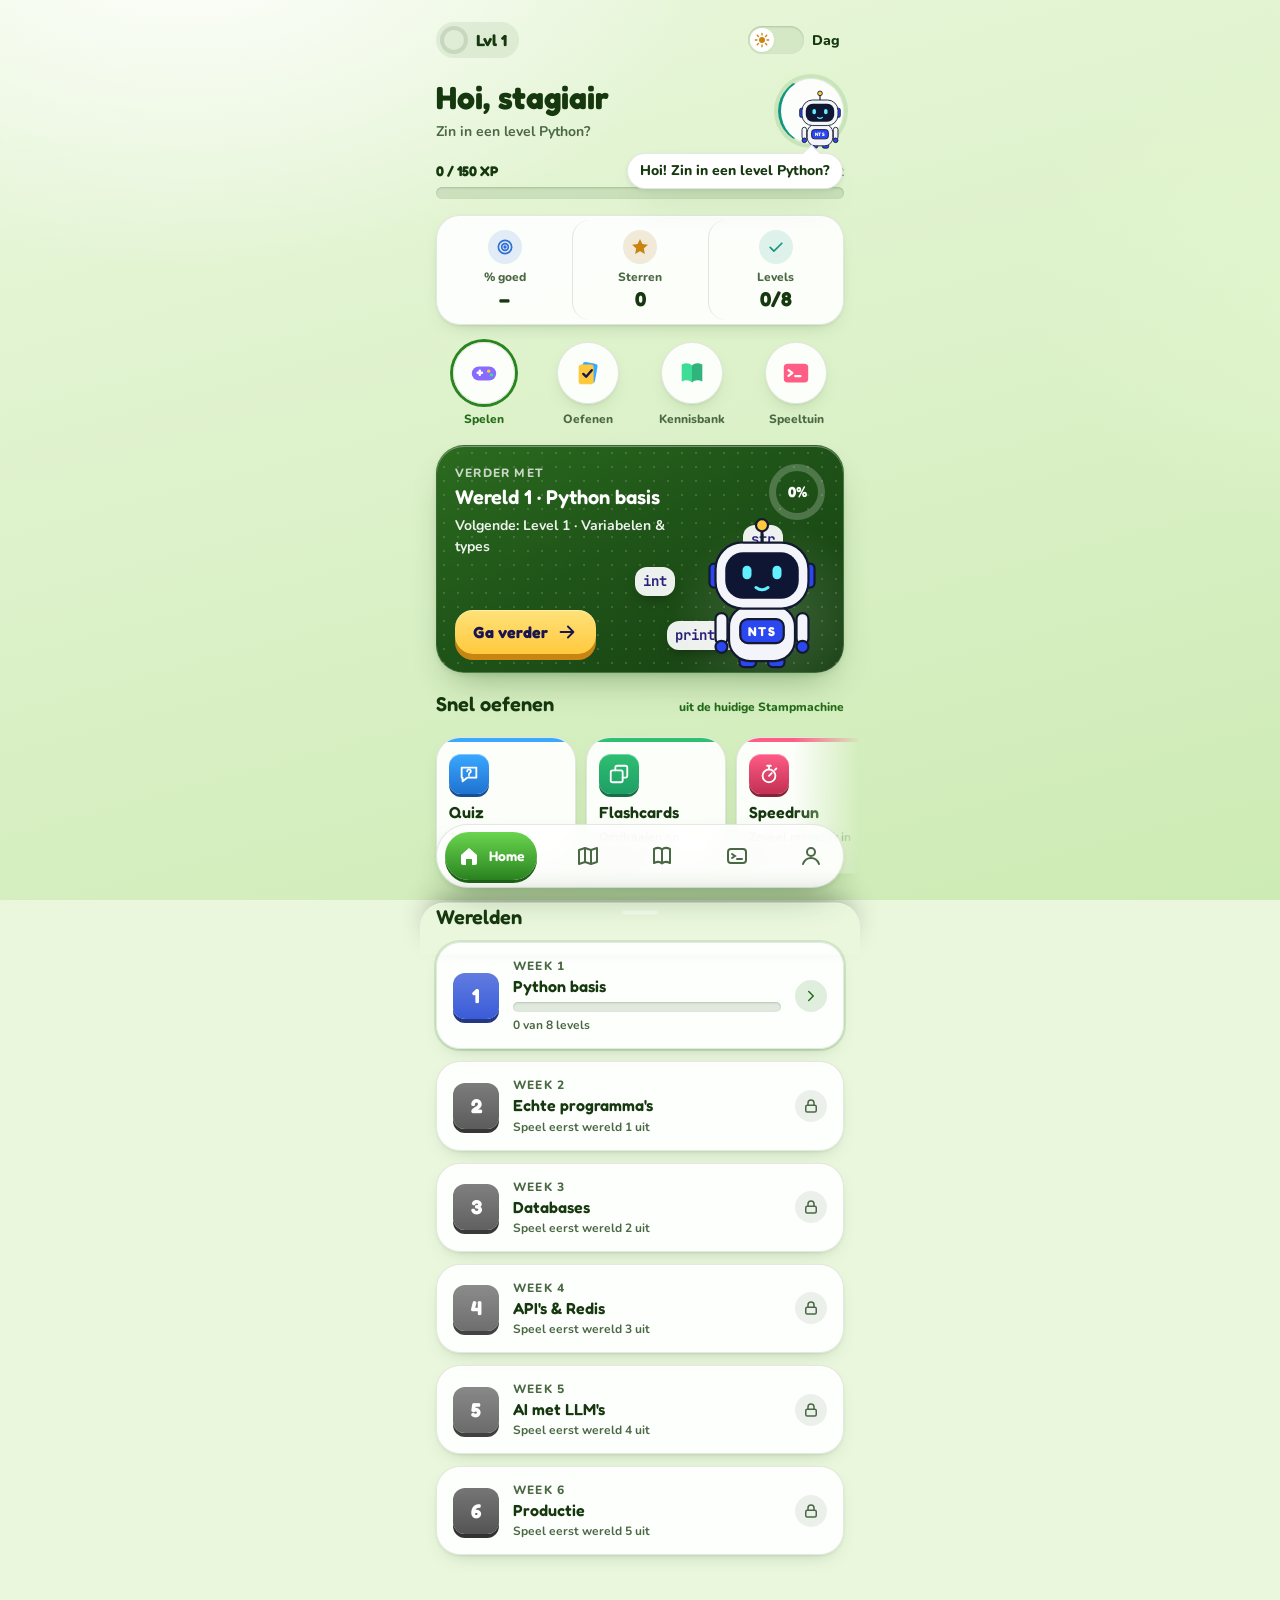
<file: _live/index.html>
<!doctype html>
<html lang="nl">
<head>
<meta charset="utf-8">
<meta name="viewport" content="width=device-width, initial-scale=1, viewport-fit=cover">
<style>[hidden]{display:none!important}</style>
<title>Stampy Python Eiland</title>
<link rel="preconnect" href="https://fonts.googleapis.com">
<link rel="preconnect" href="https://fonts.gstatic.com" crossorigin>
<link rel="stylesheet" href="https://fonts.googleapis.com/css2?family=Fredoka:wght@500;600;700&family=Nunito:wght@500;700;800&family=JetBrains+Mono:wght@500;700&display=swap">
<style>
/* Layout: a phone-width game app. "Dag" (light) is a sunny meadow with one green accent, "Nacht" (dark) an indigo night sky with one violet accent. Every color is a token below; the two dark blocks are identical line for line. */
:root{
  --bg1:#EAF7DD; --bg2:#CDEBB4; --glow1:#FFFFFF; --glow2:#E3F6CF;
  --glass:rgba(255,255,255,.72); --glass2:rgba(255,255,255,.9); --glass3:#FFFFFF; --stroke:rgba(31,77,23,.12); --track:rgba(31,77,23,.12); --chipbg:rgba(31,77,23,.08);
  --ink:#16380F; --muted:#4B6844; --btn1:#6AD54F; --btn2:#3FAE2C; --btn-sh:#2C7E1E;
  --tile1:#FFFFFF; --tile2:#F1F9EA; --tile-ink:#16380F; --tile-d:#B9DAA2; --pl1:#FFFFFF; --pl2:#EEF8E6;
  --field:#FFFFFF; --course1:#2B6B1F; --course2:#1F5418; --course3:#173F12; --nav-bg:rgba(255,255,255,.88);
  --map1:#BFE6FF; --map2:#9AD3F5; --map3:#7BC1EC;
  --blue:#3AA8FF; --blue-d:#1F72D0; --gold:#FFC93D; --gold-d:#C98512; --gold-hi:#FFE27A; --pink:#FF5C86;
  --green:#2FBF71; --green-d:#1E9E66; --red:#FF5C7A; --red-d:#C23052; --violet:#7B5CFF;
  --c-ok:#14967F; --c-no:#E0524F; --c-acc:#2F6FD6; --c-mid:#B0720C; --c-ok-tr:rgba(20,150,127,.16); --c-grid:rgba(31,77,23,.10);
  --c-chip-ok:rgba(20,150,127,.12); --c-chip-no:rgba(224,82,79,.12); --c-chip-mid:rgba(176,114,12,.14); --c-chip-acc:rgba(47,111,214,.12); --c-hatch:rgba(255,255,255,.35); --danger-ink:#B4233F; --danger-sh:#7D1A33;
  --accent-1:#6AD54F; --accent-2:#2A8420; --accent-3:#1E6316; --accent-soft:rgba(42,132,32,.14); --accent-ink:#236B19; --on-accent:#FFFFFF; --focus:#1F5FD0;
  --ok-1:#4BE6A6; --ok-2:#1E9E66; --ok-3:#136B45; --ok-ink:#072E1E; --ok-soft:rgba(30,158,102,.14); --ok-text:#136B45;
  --no-1:#FF7891; --no-2:#C23052; --no-3:#7D1A33; --no-4:#4A0F1F; --no-soft:rgba(194,48,82,.12);
  --sheet-ok-1:#1E6B54; --sheet-ok-2:#164A3E; --sheet-ok-ink:#8CF5C8; --sheet-no-1:#6B1E37; --sheet-no-2:#4A1628; --sheet-no-ink:#FFB3C3; --sheet-ask-bg:#FFFFFF; --sheet-inset:rgba(0,0,0,.2);
  --scrim:rgba(22,56,15,.38); --hurt:rgba(194,48,82,.35);
  --code-bg:#132238; --code-ink:#EDEBFF; --code-muted:rgba(237,235,255,.45); --syn-k:#C49BFF; --syn-s:#7EE7A8; --syn-n:#FFC27A; --syn-f:#6FC8FF;
  --bubble-bg:#FFFFFF; --bubble-ink:#16380F; --toast-bg:#16380F; --toast-ink:#FFFFFF; --cta-ink:#1A1450;
  --hud-bg:var(--glass2); --stroke-strong:rgba(31,77,23,.28); --track-d:rgba(31,77,23,.22);
  --hi:rgba(255,255,255,.35); --hi-soft:rgba(255,255,255,.15); --float-bg:rgba(255,255,255,.92); --float-ink:#2A1F7A; --on-course:#FFFFFF; --on-course-track:rgba(255,255,255,.22);
  --mix-w:#FFFFFF; --mix-k:#000000;
  --star-on:#FFC93D; --star-on-stroke:#B87500; --star-off:#CFE3C2; --star-off-stroke:#B5CFA5; --ray:rgba(255,201,61,.35);
  --up-1:rgba(255,154,46,.25); --up-2:rgba(255,201,61,.12); --up-stroke:rgba(255,201,61,.4);
  --game-1:#1F7A5A; --game-2:#145244; --game-cap:rgba(255,255,255,.8);
  --sh-1:inset 0 1px 0 rgba(255,255,255,.9), 0 1px 2px rgba(31,77,23,.08), 0 8px 20px -12px rgba(31,77,23,.35);
  --sh-2:0 2px 4px rgba(31,77,23,.08), 0 18px 36px -16px rgba(31,77,23,.45);
  --sh-sheet:0 -12px 30px -12px rgba(0,0,0,.45); --sh-float:0 6px 14px -6px rgba(0,0,0,.5); --sh-drop:rgba(0,0,0,.25);
  --sun-o:1; --moon-o:0; --t-x:0px;
  --cloud:#FFFFFF; --cloud-o:.85; --water-1:#3FA7E8; --water-2:#1E5FB0; --shallow:rgba(191,230,255,.6); --foam:#FFFFFF; --path-dash:#FFFFFF;
  --grass-hi-a:#7BD88F; --grass-hi-b:#6BCB80; --grass-mid-a:#5CC28A; --grass-mid-b:#52B881; --grass-lo-a:#47B57F; --grass-lo-b:#3FAA77;
  --side-l-hi:#A9774A; --side-l-lo:#9A6A40; --side-r-hi:#8C5E37; --side-r-lo:#7E5230;
  --tree-1:#1F8F6A; --tree-2:#26A97A; --tree-3:#3CC48F; --trunk:#7A4E2E; --path-patch:rgba(217,195,138,.55); --firefly:#FFE27A;
  --node-done:#FFC93D; --node-done-side:#B87500; --node-cur:#3AA8FF; --node-cur-side:#1C63B8; --node-lock:#8C8AB8; --node-lock-side:#5D5B88; --node-lock-ink:#3B3966; --node-ink:#1A1450; --lock-chip:#2A2760;
  --f-display:"Fredoka","Nunito",system-ui,sans-serif; --f-body:"Nunito","Segoe UI",system-ui,sans-serif; --f-mono:"JetBrains Mono",ui-monospace,Consolas,monospace;
  --r-sm:12px; --r-md:18px; --r-lg:24px; --r-xl:28px; --r-pill:999px;
  --fs-xs:12px; --fs-sm:14px; --fs-md:16px; --fs-lg:20px; --fs-xl:24px; --fs-2xl:32px;
  --nav-h:64px;
  --ease-out:cubic-bezier(.2,.8,.2,1); --ease-pop:cubic-bezier(.3,1.6,.5,1);
  --d-1:.12s; --d-2:.22s; --d-3:.35s;
}
@media (prefers-color-scheme: dark){:root:not([data-theme="light"]){
  --bg1:#14173A; --bg2:#231C57; --glow1:#2E2A80; --glow2:#3A1F6E;
  --glass:rgba(255,255,255,.06); --glass2:rgba(255,255,255,.11); --glass3:rgba(255,255,255,.16); --stroke:rgba(255,255,255,.13); --track:rgba(255,255,255,.12); --chipbg:rgba(255,255,255,.1);
  --ink:#F3F2FF; --muted:#ABA8D9; --btn1:#4DB4FF; --btn2:#1F72D0; --btn-sh:#134A8C;
  --tile1:#5247B0; --tile2:#3A3189; --tile-ink:#FFFFFF; --tile-d:#1E1A52; --pl1:#4A40A3; --pl2:#372E85;
  --field:#0F1030; --course1:#2E7FD6; --course2:#3C4FC4; --course3:#4B2E9E; --nav-bg:rgba(22,20,62,.82);
  --map1:#2B4C8C; --map2:#1C2A63; --map3:#181845;
  --blue:#3AA8FF; --blue-d:#1F72D0; --gold:#FFC93D; --gold-d:#C98512; --gold-hi:#FFE27A; --pink:#FF5C86;
  --green:#3DDC97; --green-d:#1E9E66; --red:#FF5C7A; --red-d:#C23052; --violet:#8A6BFF;
  --c-ok:#22A690; --c-no:#E8584F; --c-acc:#5B8CFF; --c-mid:#BC8210; --c-ok-tr:rgba(34,166,144,.22); --c-grid:rgba(255,255,255,.10);
  --c-chip-ok:rgba(34,166,144,.18); --c-chip-no:rgba(232,88,79,.18); --c-chip-mid:rgba(188,130,16,.2); --c-chip-acc:rgba(91,140,255,.18); --c-hatch:rgba(255,255,255,.3); --danger-ink:#FF8FA3; --danger-sh:#4A1628;
  --accent-1:#9D8CFF; --accent-2:#5B47D6; --accent-3:#3A2A9E; --accent-soft:rgba(157,140,255,.2); --accent-ink:#C3B8FF; --on-accent:#FFFFFF; --focus:#FFC93D;
  --ok-1:#4BE6A6; --ok-2:#1E9E66; --ok-3:#136B45; --ok-ink:#072E1E; --ok-soft:rgba(61,220,151,.18); --ok-text:#4BE6A6;
  --no-1:#FF7891; --no-2:#C23052; --no-3:#7D1A33; --no-4:#4A0F1F; --no-soft:rgba(255,92,122,.18);
  --sheet-ok-1:#1E6B54; --sheet-ok-2:#164A3E; --sheet-ok-ink:#8CF5C8; --sheet-no-1:#6B1E37; --sheet-no-2:#4A1628; --sheet-no-ink:#FFB3C3; --sheet-ask-bg:#221F5A; --sheet-inset:rgba(0,0,0,.2);
  --scrim:rgba(5,4,30,.62); --hurt:rgba(255,92,122,.45);
  --code-bg:#0F1030; --code-ink:#EDEBFF; --code-muted:rgba(237,235,255,.45); --syn-k:#C49BFF; --syn-s:#7EE7A8; --syn-n:#FFC27A; --syn-f:#6FC8FF;
  --bubble-bg:#FFFFFF; --bubble-ink:#1A1640; --toast-bg:#FFFFFF; --toast-ink:#1A1640; --cta-ink:#1A1450;
  --hud-bg:linear-gradient(90deg,rgba(138,107,255,.35),rgba(58,168,255,.18)); --stroke-strong:rgba(255,255,255,.28); --track-d:rgba(0,0,0,.35);
  --hi:rgba(255,255,255,.35); --hi-soft:rgba(255,255,255,.15); --float-bg:rgba(255,255,255,.92); --float-ink:#2A1F7A; --on-course:#FFFFFF; --on-course-track:rgba(255,255,255,.22);
  --mix-w:#FFFFFF; --mix-k:#000000;
  --star-on:#FFC93D; --star-on-stroke:#B87500; --star-off:#3B3870; --star-off-stroke:#2A2760; --ray:rgba(255,201,61,.18);
  --up-1:rgba(255,154,46,.25); --up-2:rgba(255,201,61,.12); --up-stroke:rgba(255,201,61,.4);
  --game-1:#3B4FC9; --game-2:#2A2276; --game-cap:rgba(255,255,255,.8);
  --sh-1:inset 0 1px 0 rgba(255,255,255,.08), 0 10px 24px -14px rgba(5,4,30,.8);
  --sh-2:0 2px 6px rgba(5,4,30,.4), 0 20px 40px -16px rgba(5,4,30,.9);
  --sh-sheet:0 -12px 30px -12px rgba(0,0,0,.45); --sh-float:0 6px 14px -6px rgba(0,0,0,.5); --sh-drop:rgba(0,0,0,.25);
  --sun-o:0; --moon-o:1; --t-x:28px;
  --cloud:#C9D6FF; --cloud-o:.35; --water-1:#2C5FA8; --water-2:#16336E; --shallow:rgba(120,160,255,.28); --foam:#BFD0FF; --path-dash:#FFFFFF;
  --grass-hi-a:#3FA27A; --grass-hi-b:#379670; --grass-mid-a:#2F8C6C; --grass-mid-b:#2A8064; --grass-lo-a:#257A5E; --grass-lo-b:#206E55;
  --side-l-hi:#7A5A8E; --side-l-lo:#6B4A7A; --side-r-hi:#5F4473; --side-r-lo:#553A66;
  --tree-1:#17705A; --tree-2:#1E8A68; --tree-3:#2EA37C; --trunk:#5E3C24; --path-patch:rgba(217,195,138,.35); --firefly:#FFE27A;
  --node-done:#FFC93D; --node-done-side:#B87500; --node-cur:#3AA8FF; --node-cur-side:#1C63B8; --node-lock:#8C8AB8; --node-lock-side:#5D5B88; --node-lock-ink:#3B3966; --node-ink:#1A1450; --lock-chip:#2A2760;
  color-scheme:dark;
}}
:root[data-theme="dark"]{
  --bg1:#14173A; --bg2:#231C57; --glow1:#2E2A80; --glow2:#3A1F6E;
  --glass:rgba(255,255,255,.06); --glass2:rgba(255,255,255,.11); --glass3:rgba(255,255,255,.16); --stroke:rgba(255,255,255,.13); --track:rgba(255,255,255,.12); --chipbg:rgba(255,255,255,.1);
  --ink:#F3F2FF; --muted:#ABA8D9; --btn1:#4DB4FF; --btn2:#1F72D0; --btn-sh:#134A8C;
  --tile1:#5247B0; --tile2:#3A3189; --tile-ink:#FFFFFF; --tile-d:#1E1A52; --pl1:#4A40A3; --pl2:#372E85;
  --field:#0F1030; --course1:#2E7FD6; --course2:#3C4FC4; --course3:#4B2E9E; --nav-bg:rgba(22,20,62,.82);
  --map1:#2B4C8C; --map2:#1C2A63; --map3:#181845;
  --blue:#3AA8FF; --blue-d:#1F72D0; --gold:#FFC93D; --gold-d:#C98512; --gold-hi:#FFE27A; --pink:#FF5C86;
  --green:#3DDC97; --green-d:#1E9E66; --red:#FF5C7A; --red-d:#C23052; --violet:#8A6BFF;
  --c-ok:#22A690; --c-no:#E8584F; --c-acc:#5B8CFF; --c-mid:#BC8210; --c-ok-tr:rgba(34,166,144,.22); --c-grid:rgba(255,255,255,.10);
  --c-chip-ok:rgba(34,166,144,.18); --c-chip-no:rgba(232,88,79,.18); --c-chip-mid:rgba(188,130,16,.2); --c-chip-acc:rgba(91,140,255,.18); --c-hatch:rgba(255,255,255,.3); --danger-ink:#FF8FA3; --danger-sh:#4A1628;
  --accent-1:#9D8CFF; --accent-2:#5B47D6; --accent-3:#3A2A9E; --accent-soft:rgba(157,140,255,.2); --accent-ink:#C3B8FF; --on-accent:#FFFFFF; --focus:#FFC93D;
  --ok-1:#4BE6A6; --ok-2:#1E9E66; --ok-3:#136B45; --ok-ink:#072E1E; --ok-soft:rgba(61,220,151,.18); --ok-text:#4BE6A6;
  --no-1:#FF7891; --no-2:#C23052; --no-3:#7D1A33; --no-4:#4A0F1F; --no-soft:rgba(255,92,122,.18);
  --sheet-ok-1:#1E6B54; --sheet-ok-2:#164A3E; --sheet-ok-ink:#8CF5C8; --sheet-no-1:#6B1E37; --sheet-no-2:#4A1628; --sheet-no-ink:#FFB3C3; --sheet-ask-bg:#221F5A; --sheet-inset:rgba(0,0,0,.2);
  --scrim:rgba(5,4,30,.62); --hurt:rgba(255,92,122,.45);
  --code-bg:#0F1030; --code-ink:#EDEBFF; --code-muted:rgba(237,235,255,.45); --syn-k:#C49BFF; --syn-s:#7EE7A8; --syn-n:#FFC27A; --syn-f:#6FC8FF;
  --bubble-bg:#FFFFFF; --bubble-ink:#1A1640; --toast-bg:#FFFFFF; --toast-ink:#1A1640; --cta-ink:#1A1450;
  --hud-bg:linear-gradient(90deg,rgba(138,107,255,.35),rgba(58,168,255,.18)); --stroke-strong:rgba(255,255,255,.28); --track-d:rgba(0,0,0,.35);
  --hi:rgba(255,255,255,.35); --hi-soft:rgba(255,255,255,.15); --float-bg:rgba(255,255,255,.92); --float-ink:#2A1F7A; --on-course:#FFFFFF; --on-course-track:rgba(255,255,255,.22);
  --mix-w:#FFFFFF; --mix-k:#000000;
  --star-on:#FFC93D; --star-on-stroke:#B87500; --star-off:#3B3870; --star-off-stroke:#2A2760; --ray:rgba(255,201,61,.18);
  --up-1:rgba(255,154,46,.25); --up-2:rgba(255,201,61,.12); --up-stroke:rgba(255,201,61,.4);
  --game-1:#3B4FC9; --game-2:#2A2276; --game-cap:rgba(255,255,255,.8);
  --sh-1:inset 0 1px 0 rgba(255,255,255,.08), 0 10px 24px -14px rgba(5,4,30,.8);
  --sh-2:0 2px 6px rgba(5,4,30,.4), 0 20px 40px -16px rgba(5,4,30,.9);
  --sh-sheet:0 -12px 30px -12px rgba(0,0,0,.45); --sh-float:0 6px 14px -6px rgba(0,0,0,.5); --sh-drop:rgba(0,0,0,.25);
  --sun-o:0; --moon-o:1; --t-x:28px;
  --cloud:#C9D6FF; --cloud-o:.35; --water-1:#2C5FA8; --water-2:#16336E; --shallow:rgba(120,160,255,.28); --foam:#BFD0FF; --path-dash:#FFFFFF;
  --grass-hi-a:#3FA27A; --grass-hi-b:#379670; --grass-mid-a:#2F8C6C; --grass-mid-b:#2A8064; --grass-lo-a:#257A5E; --grass-lo-b:#206E55;
  --side-l-hi:#7A5A8E; --side-l-lo:#6B4A7A; --side-r-hi:#5F4473; --side-r-lo:#553A66;
  --tree-1:#17705A; --tree-2:#1E8A68; --tree-3:#2EA37C; --trunk:#5E3C24; --path-patch:rgba(217,195,138,.35); --firefly:#FFE27A;
  --node-done:#FFC93D; --node-done-side:#B87500; --node-cur:#3AA8FF; --node-cur-side:#1C63B8; --node-lock:#8C8AB8; --node-lock-side:#5D5B88; --node-lock-ink:#3B3966; --node-ink:#1A1450; --lock-chip:#2A2760;
  color-scheme:dark;
}
*{box-sizing:border-box}
[hidden]{display:none!important}
html,body{height:100%}
body{margin:0;color:var(--ink);font-family:var(--f-body);font-size:var(--fs-md);line-height:1.5;background-color:var(--bg1);
  background-image:radial-gradient(900px 600px at 15% -10%,var(--glow1) 0%,transparent 60%),radial-gradient(700px 500px at 110% 30%,var(--glow2) 0%,transparent 55%),linear-gradient(165deg,var(--bg1),var(--bg2));background-attachment:fixed}
button{font:inherit;color:inherit;cursor:pointer;border:0;background:none}
button,.node,.pline{touch-action:manipulation;-webkit-tap-highlight-color:transparent}
.tile,.pline,.qcard,.world,.cat{-webkit-user-select:none;user-select:none}
button:focus-visible,input:focus-visible,textarea:focus-visible,summary:focus-visible,a:focus-visible,[tabindex]:focus-visible{outline:3px solid var(--focus);outline-offset:3px}
[tabindex="-1"]:focus{outline:none}
h1,h2,h3{font-family:var(--f-display);margin:0;line-height:1.15;text-wrap:balance;font-weight:600}
code,.mono{font-family:var(--f-mono)}
.sr{position:absolute;width:1px;height:1px;overflow:hidden;clip-path:inset(50%);white-space:nowrap}
.app{max-width:440px;min-height:100%;margin:0 auto;padding-inline:16px;display:flex;flex-direction:column}
.screen{flex:1;display:flex;flex-direction:column;gap:16px;min-width:0;padding-block:18px calc(var(--nav-h) + 40px);animation:inF .3s var(--ease-out)}
:root[data-dir="back"] .screen{animation-name:inB}
@keyframes inF{from{opacity:0;transform:translateX(24px)}}
@keyframes inB{from{opacity:0;transform:translateX(-24px)}}
@keyframes fadeOnly{from{opacity:0}}
@keyframes spin{to{transform:rotate(360deg)}}
@keyframes pop{50%{transform:scale(1.3) rotate(-4deg)}}
@keyframes shake{25%,75%{transform:translateX(-6px)}50%{transform:translateX(6px)}}
.wlist>*,.quick>*,.pbody>.pcard,.tiles3>*,.revlist>*,.srows>*{animation:inF .4s var(--ease-out) both;animation-delay:calc(var(--i,0)*40ms)}

/* shared components */
.surface{background:var(--glass2);border:1px solid var(--stroke);border-radius:var(--r-lg);box-shadow:var(--sh-1)}
.ico{width:1.25em;height:1.25em;flex:none;vertical-align:-.25em}
.chip{display:inline-flex;align-items:center;gap:4px;padding:3px 9px;border-radius:var(--r-pill);background:var(--chipbg);color:var(--ink);font-size:var(--fs-xs);font-weight:800;white-space:nowrap;line-height:1.4}
.chip .ico{width:14px;height:14px}
.chip.ok{background:var(--c-chip-ok)}.chip.ok .ico{color:var(--c-ok)}
.chip.no{background:var(--c-chip-no)}.chip.no .ico{color:var(--c-no)}
.chip.mid{background:var(--c-chip-mid)}.chip.mid .ico{color:var(--c-mid)}
.chip.acc{background:var(--c-chip-acc)}.chip.acc .ico{color:var(--c-acc)}
.chip.gold{background:var(--gold);color:var(--cta-ink)}
.eyebrow{margin:0;font-size:var(--fs-xs);font-weight:800;letter-spacing:.1em;text-transform:uppercase;color:var(--muted)}
.sub{margin:0;color:var(--muted);font-weight:700;font-size:var(--fs-sm)}
.grow{flex:1;min-width:0}
.topbar{display:flex;align-items:center;gap:10px}

/* 3D press system */
.cta,.tile,.pline,.rbtn,.qi{box-shadow:0 var(--pd) 0 var(--pc),inset 0 1px 0 var(--hi);transition:transform var(--d-1),box-shadow var(--d-1),background var(--d-2),opacity var(--d-2)}
.rbtn{--pd:4px;--pc:var(--btn-sh);width:48px;height:48px;flex:none;border-radius:50%;display:grid;place-items:center;color:var(--on-accent);background:linear-gradient(180deg,var(--btn1),var(--btn2))}
.rbtn svg{width:22px;height:22px}
.cta{--pd:6px;--pc:var(--gold-d);position:relative;margin-top:auto;width:100%;min-height:58px;border-radius:var(--r-md);display:inline-flex;align-items:center;justify-content:center;gap:8px;padding:0 16px;font-family:var(--f-display);font-weight:700;font-size:var(--fs-lg);color:var(--cta-ink);background:linear-gradient(180deg,var(--gold-hi),var(--gold))}
.cta .ico{width:22px;height:22px}
.cta.blue{--pc:var(--accent-3);color:var(--on-accent);background:linear-gradient(180deg,color-mix(in srgb,var(--accent-2) 82%,var(--mix-w)),var(--accent-2))}
.cta.ghost{background:transparent;border:2px solid var(--stroke-strong);color:var(--ink);box-shadow:none}
.cta.danger{--pc:var(--danger-sh);background:var(--red-d);color:var(--on-accent)}
.cta[disabled]{background:var(--track);color:var(--muted);box-shadow:0 6px 0 var(--track-d);filter:none;cursor:default;transform:none}
.linkbtn{min-height:44px;padding:0 8px;font-weight:800;color:var(--ink);text-decoration:underline;text-underline-offset:3px;align-self:center}
.btn-sm{display:inline-flex;align-items:center;justify-content:center;gap:6px;min-height:44px;padding:0 14px;border-radius:var(--r-sm);background:var(--chipbg);font-weight:800;font-size:var(--fs-sm);color:var(--ink)}
.kh{position:absolute;top:6px;left:8px;display:none;font-family:var(--f-mono);font-size:var(--fs-xs);font-weight:700;line-height:1.5;padding:0 5px;border-radius:6px;background:var(--chipbg);color:var(--muted)}
.cta .kh{position:static;color:inherit;background:var(--hi)}

/* meters */
.meter,.xpbar,.pbar,.gtimer{--mh:12px;height:var(--mh);border-radius:var(--r-pill);background:var(--track);box-shadow:inset 0 1px 2px var(--track-d);overflow:hidden;min-width:0}
.meter{--mh:10px}
.meter>i,.xpbar>i,.pbar>i,.gtimer>i{display:block;height:100%;position:relative;border-radius:inherit;overflow:hidden}
.meter>i::after,.xpbar>i::after,.pbar>i::after,.gtimer>i::after{content:"";position:absolute;left:6px;right:6px;top:3px;height:3px;border-radius:9px;background:var(--hi)}
.meter.m-sm{--mh:8px}.meter.m-sm>i::after{display:none}
.meter>i{width:0;background:var(--fill);transition:width .7s var(--ease-out);transition-delay:calc(var(--i,0)*70ms)}
.meter.in>i{width:calc(var(--v)*100%)}
.meter.empty{background:none;border:1.5px dashed var(--stroke);box-shadow:none}
.meter.empty>i{display:none}
.meter.on-dark{background:var(--on-course-track)}
.xpbar>i{width:0;background:linear-gradient(90deg,var(--gold),var(--gold-hi));transition:width .6s var(--ease-out)}
.xpbar.flash>i{animation:xflash .5s}
@keyframes xflash{50%{filter:brightness(1.35)}}
.pbar>i{background:linear-gradient(90deg,var(--gold),var(--gold-hi));transition:width .5s var(--ease-pop)}
.pbar>i.gain::before{content:"";position:absolute;inset:0;background:linear-gradient(90deg,transparent,var(--hi),transparent);transform:translateX(-100%);animation:sweep .7s ease-out}
@keyframes sweep{to{transform:translateX(100%)}}
.ring{display:block;flex:none;overflow:visible}
.ring-arc{transition:stroke-dashoffset .8s var(--ease-out)}
.ring-arc[data-v="0"]{opacity:0}
.ring-l{font-family:var(--f-display);font-weight:700;fill:var(--ink);font-variant-numeric:tabular-nums}

/* mascot + speech bubble */
.mascot{position:relative;width:66px;height:66px;flex:none;border-radius:50%;background:var(--glass2);border:1px solid var(--stroke);display:grid;place-items:center;box-shadow:0 0 0 4px var(--accent-soft)}
.mascot .host{width:58px;margin-top:4px}
.mascot .bubble{position:absolute;top:calc(100% + 10px);right:0;left:auto;transform-origin:top right;width:max-content;max-width:min(240px,calc(100vw - 48px));background:var(--bubble-bg);color:var(--bubble-ink);border:1px solid var(--stroke);box-shadow:var(--sh-2);border-radius:var(--r-md);font-weight:800;font-size:var(--fs-sm);line-height:1.3;padding:8px 12px;opacity:0;transform:scale(.85);transition:opacity .2s,transform .28s var(--ease-pop);pointer-events:none;z-index:6}
.mascot.left .bubble{left:0;right:auto;transform-origin:top left}
.bubble::after{content:"";position:absolute;top:-7px;right:24px;width:12px;height:12px;background:inherit;border-left:1px solid var(--stroke);border-top:1px solid var(--stroke);transform:rotate(45deg)}
.mascot.left .bubble::after{left:24px;right:auto}
.mascot .bubble.on{opacity:1;transform:scale(1)}
#s-play .mascot .bubble{max-width:min(200px,calc(100vw - 48px))}

/* home */
.hometop{display:flex;justify-content:space-between;align-items:center;gap:10px}
.lvlchip{display:inline-flex;align-items:center;gap:8px;min-height:36px;padding:4px 12px 4px 4px;border-radius:var(--r-pill);background:var(--chipbg);font-family:var(--f-display);font-weight:700;font-variant-numeric:tabular-nums}
.theme{display:inline-flex;align-items:center;gap:8px;min-height:44px;padding:0 4px;font-weight:800;font-size:var(--fs-sm)}
.theme .tk{position:relative;width:56px;height:28px;flex:none;border-radius:var(--r-pill);background:var(--chipbg);box-shadow:inset 0 1px 2px var(--track-d)}
.theme .knob{position:absolute;top:2px;left:2px;width:24px;height:24px;border-radius:50%;background:var(--glass3);box-shadow:var(--sh-1);transform:translateX(var(--t-x));transition:transform var(--d-2) var(--ease-out)}
.theme .knob svg{position:absolute;inset:4px;width:16px;height:16px;transition:opacity var(--d-2)}
.theme .ksun{opacity:var(--sun-o)}.theme .kmoon{opacity:var(--moon-o)}
.ksun circle{fill:var(--gold-d)}.ksun g{stroke:var(--gold-d)}.kmoon path{fill:var(--accent-1)}
.hello{display:flex;align-items:center;gap:12px}
.hello h1{font-size:var(--fs-2xl);font-weight:700}
.hello p{margin:4px 0 0;color:var(--muted);font-weight:700;font-size:var(--fs-sm)}
.xprow{display:grid;gap:6px}
.xplab{display:flex;justify-content:space-between;align-items:baseline;flex-wrap:wrap;gap:4px 8px;font-size:var(--fs-xs);font-weight:800;color:var(--muted);font-variant-numeric:tabular-nums}
.xplab b{font-family:var(--f-display);font-weight:700;font-size:var(--fs-sm);color:var(--ink)}
.duechip{display:inline-flex;align-items:center;gap:6px;align-self:flex-start;min-height:44px;padding:0 14px;border-radius:var(--r-pill);background:var(--accent-soft);color:var(--ink);font-weight:800;font-size:var(--fs-sm)}
.duechip .ico{color:var(--accent-ink)}
.tiles3{display:grid;grid-template-columns:repeat(3,minmax(0,1fr));padding:4px 0}
.tiles3>*+*{border-left:1px solid var(--stroke)}
.st{position:relative;padding:10px 6px;text-align:center;display:grid;gap:2px;justify-items:center;align-content:start;min-width:0;border-radius:var(--r-md)}
.st small{color:var(--muted);font-weight:800;font-size:var(--fs-xs)}
.st b{font-family:var(--f-display);font-size:var(--fs-lg);font-weight:700;font-variant-numeric:tabular-nums;line-height:1.1}
.sti{width:34px;height:34px;border-radius:50%;display:grid;place-items:center;margin-bottom:2px}
.sti .ico{width:20px;height:20px}
.sti.acc{background:var(--c-chip-acc);color:var(--c-acc)}.sti.mid{background:var(--c-chip-mid);color:var(--gold-d)}.sti.ok{background:var(--c-chip-ok);color:var(--c-ok)}.sti.no{background:var(--c-chip-no);color:var(--c-no)}
.tiles3>.st.bump{animation:bump .4s var(--ease-pop)}
@keyframes bump{50%{transform:scale(1.08)}}
.st .plus{position:absolute;top:4px;right:6px;padding:1px 7px;border-radius:var(--r-pill);background:var(--ok-soft);color:var(--ok-text);font-family:var(--f-display);font-weight:700;font-size:var(--fs-xs);animation:plusFade 1.2s ease-out forwards}
@keyframes plusFade{0%{opacity:0;transform:translateY(4px)}15%{opacity:1;transform:none}75%{opacity:1}100%{opacity:0;transform:translateY(-6px)}}
.cats{display:grid;grid-template-columns:repeat(4,minmax(0,1fr));gap:8px}
.cat{display:grid;justify-items:center;gap:6px;min-width:0;font-size:var(--fs-xs);font-weight:800;color:var(--muted)}
.cat .ic{width:62px;height:62px;border-radius:50%;display:grid;place-items:center;transition:transform var(--d-1),background var(--d-2)}
.cat .ic svg{width:30px;height:30px}
.cat[aria-current="true"]{color:var(--accent-ink)}
.cat[aria-current="true"] .ic{box-shadow:0 0 0 3px var(--accent-2)}
.course{position:relative;overflow:hidden;color:var(--on-course);border-radius:var(--r-xl);padding:18px;min-height:228px;display:flex;flex-direction:column;gap:12px;
  background:radial-gradient(var(--hi-soft) 1px,transparent 1.5px) 0 0/14px 14px,linear-gradient(150deg,var(--course1) 0%,var(--course2) 45%,var(--course3) 100%);border:1px solid var(--hi-soft);box-shadow:var(--sh-2),inset 0 1px 0 var(--hi)}
.course::before{content:"";position:absolute;inset:auto -40px -60px auto;width:220px;height:220px;border-radius:50%;background:radial-gradient(circle,var(--hi-soft),transparent 65%)}
.crow{position:relative;z-index:3;display:flex;justify-content:space-between;align-items:flex-start;gap:10px}
.ctext{max-width:62%;min-width:0}
.ceyebrow{margin:0 0 4px;font-size:var(--fs-xs);font-weight:800;letter-spacing:.1em;opacity:.75}
.course h2{font-size:var(--fs-lg);font-weight:600}
.csub{margin:6px 0 0;font-size:var(--fs-sm);font-weight:700;opacity:.92}
.course .ring-l{fill:var(--on-course)}
.cgo{position:relative;z-index:3;margin-top:auto;width:auto;align-self:flex-start;min-height:44px;padding:0 18px;font-size:var(--fs-md)}
.course .bot{position:absolute;right:6px;bottom:-14px;width:150px;z-index:2}
.course .float{position:absolute;z-index:1;font-family:var(--f-mono);font-weight:700;font-size:var(--fs-sm);background:var(--float-bg);color:var(--float-ink);border-radius:var(--r-sm);padding:4px 8px;box-shadow:var(--sh-float);animation:floaty 4s ease-in-out infinite}
@keyframes floaty{50%{transform:translateY(-8px) rotate(-3deg)}}
.blk{display:grid;gap:10px;min-width:0}
.sechead{display:flex;justify-content:space-between;align-items:baseline;gap:8px}
.sechead span{color:var(--accent-ink);font-weight:800;font-size:var(--fs-xs)}
.sec-t{font-family:var(--f-display);font-size:var(--fs-lg);font-weight:600}
.quick{display:flex;gap:10px;overflow-x:auto;margin-inline:-16px;padding:8px 16px 12px;scroll-padding-inline:16px;scroll-snap-type:x mandatory;scrollbar-width:none;-webkit-mask-image:linear-gradient(90deg,var(--mix-k) 85%,transparent);mask-image:linear-gradient(90deg,var(--mix-k) 85%,transparent)}
.quick::-webkit-scrollbar{display:none}
.qcard{position:relative;overflow:hidden;flex:none;width:140px;scroll-snap-align:start;padding:16px 12px 12px;text-align:left;display:grid;gap:6px;transition:transform var(--d-1)}
.qcard::before{content:"";position:absolute;left:0;right:0;top:0;height:4px;background:var(--c1)}
.qi{--pd:3px;--pc:color-mix(in srgb,var(--c2) 70%,var(--mix-k));width:40px;height:40px;border-radius:var(--r-sm);display:grid;place-items:center;color:var(--on-accent);background:linear-gradient(180deg,var(--c1),var(--c2))}
.qi .ico{width:22px;height:22px}
.qcard b{font-family:var(--f-display);font-weight:600;font-size:var(--fs-md)}
.qcard small{color:var(--muted);font-weight:700;font-size:var(--fs-xs);line-height:1.3}
.wlist{display:grid;gap:12px}
.world{width:100%;display:flex;align-items:center;gap:14px;padding:14px 16px;text-align:left;transition:transform var(--d-1)}
.world.cur{box-shadow:var(--sh-1),0 0 0 2px var(--accent-soft)}
.world .num{width:46px;height:46px;flex:none;border-radius:var(--r-sm);display:grid;place-items:center;font-family:var(--f-display);font-weight:700;font-size:var(--fs-lg);color:var(--on-accent);background:linear-gradient(180deg,color-mix(in srgb,var(--wc) 80%,var(--mix-w)),var(--wc));box-shadow:0 4px 0 color-mix(in srgb,var(--wc) 60%,var(--mix-k))}
.world[data-locked="true"] .num{filter:grayscale(1)}
.world .wtx{flex:1;min-width:0;display:grid;gap:2px}
.world .wt{font-family:var(--f-display);font-size:var(--fs-md);font-weight:600;line-height:1.2}
.world small{font-size:var(--fs-xs);color:var(--muted);font-weight:700}
.world .meter{margin:4px 0 2px}
.wgo,.wlock{width:32px;height:32px;flex:none;border-radius:50%;display:grid;place-items:center}
.wgo{background:var(--accent-soft);color:var(--accent-ink)}
.wlock{background:var(--chipbg);color:var(--muted)}
.wgo .ico,.wlock .ico{width:18px;height:18px}

/* map */
.mapbar{display:flex;align-items:center;gap:10px}
.wsel{flex:1;min-width:0;height:48px;border-radius:var(--r-pill);font-family:var(--f-display);font-weight:600;font-size:var(--fs-md);display:flex;align-items:center;justify-content:center;gap:8px;padding-inline:12px;white-space:nowrap;overflow:hidden;text-overflow:ellipsis}
.wsel svg{flex:none}
.stats{display:flex;justify-content:space-around;align-items:center;padding:8px 10px;border-radius:var(--r-pill);background:var(--hud-bg);border:1px solid var(--stroke);font-family:var(--f-display);font-weight:700;font-variant-numeric:tabular-nums}
.stats span{display:inline-flex;align-items:center;gap:6px}
.stats .ico{width:20px;height:20px}
.tone-ok{color:var(--c-ok)}.tone-no{color:var(--c-no)}.tone-acc{color:var(--c-acc)}.tone-mid{color:var(--c-mid)}.tone-gold{color:var(--gold)}.tone-pink{color:var(--pink)}
.mapwrap{position:relative;border-radius:var(--r-xl);overflow:hidden;background:radial-gradient(120% 80% at 50% 20%,var(--map1) 0%,var(--map2) 45%,var(--map3) 100%);border:1px solid var(--stroke);box-shadow:var(--sh-1);transition:opacity .16s}
.mapwrap.leaving{opacity:.6}
.mapwrap .mascot{position:absolute;left:12px;top:12px;z-index:3}
.mapwrap svg.map{display:block;width:100%;height:auto}
.legend{position:absolute;left:50%;bottom:10px;transform:translateX(-50%);z-index:2;display:flex;gap:12px;padding:5px 12px;border-radius:var(--r-pill);font-size:var(--fs-xs);font-weight:800;color:var(--ink);white-space:nowrap}
.legend i{display:inline-block;width:10px;height:10px;border-radius:50%;margin-right:5px;vertical-align:-1px}
.legend .lg-done{background:var(--node-done)}.legend .lg-cur{background:var(--node-cur)}.legend .lg-lock{background:var(--node-lock)}
.g-hi-a{fill:var(--grass-hi-a)}.g-hi-b{fill:var(--grass-hi-b)}.g-mid-a{fill:var(--grass-mid-a)}.g-mid-b{fill:var(--grass-mid-b)}.g-lo-a{fill:var(--grass-lo-a)}.g-lo-b{fill:var(--grass-lo-b)}
.sd-l-hi{fill:var(--side-l-hi)}.sd-l-lo{fill:var(--side-l-lo)}.sd-r-hi{fill:var(--side-r-hi)}.sd-r-lo{fill:var(--side-r-lo)}
.tr-1{fill:var(--tree-1)}.tr-2{fill:var(--tree-2)}.tr-3{fill:var(--tree-3)}.trunk{fill:var(--trunk)}.patch{fill:var(--path-patch)}
.shallow{fill:var(--shallow)}
.foam{fill:none;stroke:var(--foam);stroke-width:2;stroke-dasharray:6 10;opacity:.8;animation:foam 4s linear infinite}
@keyframes foam{to{stroke-dashoffset:-32}}
.water-sh{fill:none;stroke:var(--foam);stroke-width:2;stroke-linecap:round;opacity:.5;animation:shimmer 6s ease-in-out infinite}
@keyframes shimmer{50%{opacity:.2}}
.sun-c{fill:var(--gold)}.sun-r{stroke:var(--gold);stroke-width:2.5;stroke-linecap:round}
.sunrot{transform-box:fill-box;transform-origin:center;animation:spin 60s linear infinite}
.moon-c{fill:var(--gold-hi)}
.tw{fill:var(--cloud);animation:twinkle 2.4s ease-in-out infinite;animation-delay:var(--d,0s)}
@keyframes twinkle{50%{opacity:.15}}
.cloud{fill:var(--cloud);opacity:var(--cloud-o)}
.c1{animation:drift 18s ease-in-out infinite alternate}.c2{animation:drift 26s ease-in-out infinite alternate-reverse}
@keyframes drift{to{transform:translateX(26px)}}
.boat{transform-box:fill-box;transform-origin:center bottom;animation:bob 3s ease-in-out infinite}
@keyframes bob{50%{transform:translateY(-2px) rotate(-4deg)}}
.hull{fill:var(--trunk)}.mast{stroke:var(--trunk);stroke-width:1.5}.sail{fill:var(--accent-1)}
.ff{fill:var(--firefly);animation:ffly 3.2s ease-in-out infinite;animation-delay:var(--d,0s)}
@keyframes ffly{50%{transform:translate(3px,-5px);opacity:.35}}
.path-dash{fill:none;stroke:var(--path-dash);stroke-opacity:.75;stroke-width:2.5;stroke-dasharray:2 6;stroke-linecap:round}
.path-done,.seg{fill:none;stroke:var(--gold);stroke-width:3;stroke-linecap:round}
.seg{animation:segDraw .7s var(--ease-out) forwards}
@keyframes segDraw{to{stroke-dashoffset:0}}
.node{cursor:pointer}
.node:focus{outline:none}
.node .top{transition:transform var(--d-1);transform-box:fill-box;transform-origin:center}
.node:focus-visible .top{transform:translateY(-3px)}
.node .fring{fill:none;stroke:var(--focus);stroke-width:3;opacity:0}
.node:focus-visible .fring{opacity:1}
.ntop{stroke:var(--hi);stroke-width:1.5}.nhi{fill:var(--hi)}
.n-done .ntop{fill:var(--node-done)}.n-done .nside{fill:var(--node-done-side)}
.n-cur .ntop{fill:var(--node-cur)}.n-cur .nside{fill:var(--node-cur-side)}
.n-lock .ntop{fill:var(--node-lock)}.n-lock .nside{fill:var(--node-lock-side)}
.ntxt{font-family:var(--f-display);font-weight:700;font-size:14px;fill:var(--node-ink);text-anchor:middle}
.n-lock .ntxt{fill:var(--node-lock-ink)}
.crown{color:var(--node-ink)}
.lockchip{fill:var(--lock-chip)}.lockbody{fill:var(--on-accent)}.lockglyph{fill:none;stroke:var(--on-accent);stroke-width:1.6;stroke-linecap:round}
.pulse{fill:none;stroke:var(--node-cur);stroke-width:2.5;transform-box:fill-box;transform-origin:center;animation:pulse 1.6s ease-out infinite}
@keyframes pulse{0%{opacity:.8;transform:scale(1)}100%{opacity:0;transform:scale(1.9)}}
.st-on{fill:var(--star-on);stroke:var(--star-on-stroke);stroke-width:1}.st-off{fill:var(--star-off);stroke:var(--star-off-stroke);stroke-width:1}
.spop{transform-box:fill-box;transform-origin:center;animation:starPop .45s var(--ease-pop) both}
@keyframes starPop{from{transform:scale(0) rotate(-40deg);opacity:0}}
.hier .hb{transform-box:fill-box;transform-origin:center bottom;animation:hbounce 1.6s ease-in-out infinite}
@keyframes hbounce{50%{transform:translateY(-4px)}}
.hier-bg{fill:var(--accent-2)}
.hier-t{fill:var(--on-accent);font-family:var(--f-display);font-weight:700;font-size:11px;text-anchor:middle;letter-spacing:.06em}
.hier.pending{opacity:0}
.hier{transition:opacity .3s}
.node .top.wiggle{animation:wiggle .3s}
@keyframes wiggle{25%{transform:rotate(-6deg)}75%{transform:rotate(6deg)}}
.node.go .top{transform:scale(1.15)}
.node .cover{fill:var(--node-lock);transition:opacity .3s}
.node.open .cover{opacity:0}
.node .lockfx{transform-box:fill-box;transform-origin:center;transition:transform .4s ease-in,opacity .4s}
.node.open .lockfx{transform:translateY(14px) rotate(30deg);opacity:0}
.node.unl:not(.open) .pulse{display:none}
.node.unl.open .top{animation:topPop .45s var(--ease-pop)}
@keyframes topPop{50%{transform:scale(1.25)}}

/* play */
#s-play .topbar{padding-bottom:40px}
.pwrap{position:relative;flex:1;min-width:0}
.pbar{display:block}
.rowchip{position:absolute;left:0;top:calc(100% + 10px);animation:pop .3s}
.rowchip .ico{color:var(--c-no)}
.hearts{display:flex;gap:4px;align-items:center;font-weight:800;color:var(--pink)}
.heart{width:22px;height:22px;overflow:visible;transform-box:fill-box;transform-origin:center}
.heart path{fill:currentColor}
.heart.lost path{fill:none;stroke:var(--stroke-strong);stroke-width:2}
.heart.breaking{animation:heartBreak .6s forwards}
@keyframes heartBreak{30%{transform:scale(1.35)}100%{transform:translateY(14px) rotate(-25deg) scale(.6);opacity:.25}}
.heart.last{animation:beat 1.1s ease-in-out infinite}
@keyframes beat{0%,60%,100%{transform:scale(1)}15%{transform:scale(1.22)}30%{transform:scale(1)}45%{transform:scale(1.12)}}
#qbox{flex:1;display:flex;flex-direction:column;align-items:stretch;gap:16px;min-width:0}
#qbox.out{opacity:0;transform:translateX(-24px);transition:opacity .14s,transform .14s}
#qbox.in{animation:inF .24s var(--ease-out)}
.qtype{display:inline-flex;align-items:center;gap:6px;align-self:center;justify-self:center;padding:4px 10px;border-radius:var(--r-pill);background:var(--accent-soft);color:var(--accent-ink);font-size:var(--fs-xs);font-weight:800}
.qtype .ico{width:16px;height:16px}
.qtitle{font-size:var(--fs-xl);font-weight:600;text-align:center;line-height:1.25}
.qtitle code{font-size:.85em;background:var(--chipbg);padding:1px 6px;border-radius:7px}
.qbig{border-radius:var(--r-lg);padding:20px 16px;text-align:center;color:var(--on-accent);background:radial-gradient(120% 120% at 50% 0%,var(--game-1),var(--game-2));box-shadow:var(--sh-2),inset 0 1px 0 var(--hi-soft);font-family:var(--f-mono);font-weight:700;font-size:clamp(20px,calc(560px / var(--len)),40px);line-height:1.2;overflow-wrap:anywhere}
pre.code{margin:0;background:var(--code-bg);color:var(--code-ink);border:1px solid var(--stroke);border-radius:var(--r-md);padding:16px;font-family:var(--f-mono);font-size:var(--fs-sm);line-height:1.6;overflow-x:auto;white-space:pre}
pre.code .k{color:var(--syn-k)}pre.code .s{color:var(--syn-s)}pre.code .n{color:var(--syn-n)}pre.code .f{color:var(--syn-f)}
.codewin{border-radius:var(--r-md);background:var(--code-bg);border:1px solid var(--stroke);box-shadow:var(--sh-2);overflow:hidden;min-width:0}
.cwbar{display:flex;align-items:center;gap:6px;padding:10px 12px 0}
.cwbar i{width:8px;height:8px;border-radius:50%}
.cwbar i:nth-child(1){background:#FF5F57}.cwbar i:nth-child(2){background:#FEBC2E}.cwbar i:nth-child(3){background:#28C840}
.cwbar span{margin-left:8px;font-family:var(--f-mono);font-size:var(--fs-xs);color:var(--code-muted)}
.codewin pre.code{border:0;border-radius:0;counter-reset:ln;padding:10px 14px 14px 10px;font-size:var(--fs-md)}
.codewin .ln{display:block;counter-increment:ln}
.codewin .ln::before{content:counter(ln);display:inline-block;width:2.2ch;margin-right:1.4ch;text-align:right;color:var(--code-muted)}
.blank{font:inherit;font-family:var(--f-mono);width:7ch;background:var(--hi-soft);border:0;border-bottom:2px solid var(--gold);color:var(--gold);padding:1px 4px;border-radius:6px 6px 0 0;text-align:center}
.tiles{display:grid;gap:14px;grid-template-columns:repeat(var(--cols,3),minmax(0,1fr));margin-top:auto}
.tile{--pd:7px;--pc:var(--tile-d);position:relative;min-height:84px;border-radius:var(--r-md);padding:12px;font-family:var(--f-display);font-weight:700;font-size:var(--fs-xl);color:var(--tile-ink);background:linear-gradient(180deg,var(--tile1),var(--tile2));border:1px solid var(--stroke);overflow-wrap:anywhere}
.tile.mono{font-family:var(--f-mono);font-size:var(--fs-md)}
.tile.ok{--pc:var(--ok-3);color:var(--ok-ink);background:linear-gradient(180deg,var(--ok-1),var(--ok-2));animation:okPop .35s var(--ease-pop)}
.tile.no{--pc:var(--no-3);color:var(--on-accent);background:linear-gradient(180deg,var(--no-1),var(--no-2));animation:shake .35s}
.tile.dim{opacity:.55}
.tile[disabled]{cursor:default}
@keyframes okPop{50%{transform:scale(1.07)}}
.field{width:100%;min-height:56px;font-family:var(--f-mono);font-size:var(--fs-md);padding:14px 16px;border-radius:var(--r-md);background:var(--field);border:2px solid var(--stroke);color:var(--ink);transition:border-color var(--d-1),box-shadow var(--d-1)}
.field:focus{border-color:var(--accent-2);box-shadow:0 0 0 4px var(--accent-soft)}
.field.shake,.blank.shake{animation:shake .35s}
textarea.field{min-height:120px;font-family:var(--f-body);resize:vertical}
.parsons{display:grid;gap:8px}
.plabel{font-size:var(--fs-xs);font-weight:800;color:var(--muted);text-transform:uppercase;letter-spacing:.08em}
.pzone{min-height:58px;border-radius:var(--r-md);border:2px dashed var(--stroke);padding:8px;display:grid;gap:8px}
.pline{--pd:4px;--pc:var(--tile-d);min-height:44px;text-align:left;font-family:var(--f-mono);font-size:var(--fs-sm);white-space:pre;padding:10px 12px;border-radius:var(--r-sm);color:var(--tile-ink);background:linear-gradient(180deg,var(--pl1),var(--pl2));border:1px solid var(--stroke);overflow-x:auto}
.pzone .pline{--pc:var(--accent-3);color:var(--on-accent);background:linear-gradient(180deg,color-mix(in srgb,var(--accent-1) 45%,var(--accent-2)),var(--accent-2))}
.pzone .pline.ok{--pc:var(--ok-3);color:var(--ok-ink);background:linear-gradient(180deg,var(--ok-1),var(--ok-2))}
.pzone .pline.no{--pc:var(--no-3);color:var(--on-accent);background:linear-gradient(180deg,var(--no-1),var(--no-2));animation:shake .35s}
.pslot{min-height:44px;display:flex;align-items:center;padding:0 12px;border:2px dashed var(--stroke-strong);border-radius:var(--r-sm);font-family:var(--f-mono);font-size:var(--fs-xs);color:var(--muted)}
.checks{display:grid;gap:8px;margin:0}
.checks label{display:flex;gap:10px;align-items:flex-start;padding:10px 12px;border-radius:var(--r-sm);font-weight:700;cursor:pointer;transition:background var(--d-1),border-color var(--d-1)}
.checks input{appearance:none;-webkit-appearance:none;width:22px;height:22px;flex:none;margin:1px 0 0;border-radius:7px;border:2px solid var(--stroke-strong);display:grid;place-items:center;background:var(--field);cursor:pointer}
.checks input:checked{border-color:var(--ok-2);background:var(--ok-2) url("data:image/svg+xml,%3Csvg xmlns='http://www.w3.org/2000/svg' viewBox='0 0 24 24' fill='none' stroke='white' stroke-width='3' stroke-linecap='round' stroke-linejoin='round'%3E%3Cpath d='M5 12.5l4.5 4.5L19 7.5'/%3E%3C/svg%3E") center/16px no-repeat}
.checks label:has(input:checked){border-color:var(--ok-2);background:var(--ok-soft)}
.ckcount{margin:0;text-align:center;font-weight:800;font-size:var(--fs-sm);color:var(--muted)}
.model{border-radius:var(--r-md);padding:12px 14px;background:var(--ok-soft);border:1px solid color-mix(in srgb,var(--ok-2) 45%,transparent)}
.model b{display:block;font-size:var(--fs-xs);letter-spacing:.08em;text-transform:uppercase;color:var(--ok-text);margin-bottom:2px}

/* feedback sheet + ask sheet */
.sheet{position:fixed;left:50%;bottom:0;z-index:20;transform:translate(-50%,105%);width:min(440px,100%);max-height:72vh;overflow:auto;display:grid;gap:10px;padding:24px 18px calc(18px + env(safe-area-inset-bottom,0px));border-radius:var(--r-lg) var(--r-lg) 0 0;color:var(--on-accent);box-shadow:var(--sh-sheet),inset 0 1px 0 var(--hi-soft);transition:transform .3s var(--ease-out)}
.sheet.on{transform:translate(-50%,0)}
.sheet.ok{background:linear-gradient(180deg,var(--sheet-ok-1),var(--sheet-ok-2))}
.sheet.no{background:linear-gradient(180deg,var(--sheet-no-1),var(--sheet-no-2))}
.grab{position:absolute;top:8px;left:50%;width:36px;height:4px;margin-left:-18px;border-radius:var(--r-pill);background:var(--hi)}
#shLive{display:grid;gap:10px}
.shhead{display:flex;align-items:center;gap:12px}
.shic{width:40px;height:40px;flex:none;border-radius:50%;display:grid;place-items:center;background:var(--hi);animation:icPop .45s var(--ease-pop) .12s both}
.shic .ico{width:24px;height:24px}
.sheet.ok .shic{color:var(--ok-1)}.sheet.no .shic{color:var(--no-1)}
@keyframes icPop{from{transform:scale(0) rotate(-20deg)}60%{transform:scale(1.2) rotate(0)}to{transform:none}}
.sheet h3{font-size:var(--fs-xl);font-weight:700}
.sheet.ok h3{color:var(--sheet-ok-ink)}.sheet.no h3{color:var(--sheet-no-ink)}
.xpst{font-size:var(--fs-md);font-weight:700;font-variant-numeric:tabular-nums}
.sheet p{margin:0}
.juist{display:grid;gap:4px;justify-items:start;min-width:0}
.jl{font-size:var(--fs-xs);font-weight:800;letter-spacing:.08em;text-transform:uppercase;opacity:.8}
.jchip{font-family:var(--f-mono);font-size:var(--fs-md);background:var(--code-bg);color:var(--code-ink);padding:4px 10px;border-radius:var(--r-sm);overflow-wrap:anywhere}
.juist pre.code{width:100%}
.sheet .simple{display:flex;gap:10px;align-items:flex-start;font-size:var(--fs-sm);background:var(--sheet-inset);border-radius:var(--r-sm);padding:10px 12px}
.sheet .simple>.ico{width:20px;height:20px;margin-top:1px}
.sheet .simple b{display:block;font-size:var(--fs-xs);letter-spacing:.1em;text-transform:uppercase;opacity:.75}
.sheet.ok .cta{--pc:var(--ok-3);color:var(--ok-ink);background:linear-gradient(180deg,var(--ok-1),var(--ok-2))}
.sheet.no .cta{--pc:var(--no-4);color:var(--on-accent);background:linear-gradient(180deg,var(--no-2),var(--no-3))}
#s-play.sheet-open{padding-bottom:calc(var(--sheet-h,0px) + 24px)}
#s-play.sheet-open .tile,#s-play.sheet-open #ans{scroll-margin-bottom:calc(var(--sheet-h,0px) + 16px)}
.scrim{position:fixed;inset:0;z-index:35;background:var(--scrim);opacity:0;transition:opacity .25s}
.scrim.on{opacity:1}
.sheet.ask{z-index:40;background:var(--sheet-ask-bg);color:var(--ink)}
.sheet.ask h3{color:var(--ink)}
.sheet.ask p{color:var(--muted);font-weight:700}

/* minigame */
.intro{display:grid;gap:12px;justify-items:center;text-align:center}
.intro .badge{color:var(--on-accent);font-family:var(--f-mono);font-size:var(--fs-xs);font-weight:700;letter-spacing:.14em;text-transform:uppercase;background:var(--accent-2);border-radius:var(--r-pill);padding:4px 12px}
.intro .badge.no{background:var(--no-2)}
.intro h2{font-size:var(--fs-2xl)}
.intro p{margin:0;color:var(--muted);max-width:32ch}
.gicon{width:88px;height:88px;border-radius:var(--r-lg);display:grid;place-items:center;color:var(--on-accent);background:linear-gradient(180deg,var(--accent-1),var(--accent-2));box-shadow:0 6px 0 var(--accent-3),inset 0 1px 0 var(--hi)}
.gicon .ico{width:44px;height:44px}
.rules{display:flex;flex-wrap:wrap;gap:6px;justify-content:center}
.bigbot{width:180px}
.ghud{display:flex;align-items:center;justify-content:space-between;gap:10px;padding:8px 12px 8px 16px}
.gsc{display:grid;line-height:1.05}
.gsc small{font-size:11px;font-weight:800;letter-spacing:.1em;color:var(--muted)}
.gsc b{font-family:var(--f-display);font-size:28px;font-weight:700;font-variant-numeric:tabular-nums}
.gcombo{display:inline-flex;align-items:center;gap:4px;padding:4px 10px;border-radius:var(--r-pill);font-family:var(--f-display);font-weight:700;font-variant-numeric:tabular-nums;color:var(--cta-ink);background:var(--gold);transition:background var(--d-2),box-shadow var(--d-2),opacity var(--d-2)}
.gcombo .ico{width:16px;height:16px}
.gcombo.dimc{opacity:.4;background:var(--chipbg);color:var(--ink)}
.gcombo[data-heat="1"]{background:var(--gold);box-shadow:0 0 12px var(--gold)}
.gcombo[data-heat="2"]{background:var(--accent-1);box-shadow:0 0 14px var(--accent-1)}
.gcombo[data-heat="3"]{background:var(--pink);color:var(--on-accent);box-shadow:0 0 16px var(--pink)}
.gcombo.pop,.gtime.tick{animation:pop .3s}
.gtime{display:inline-flex;align-items:center;gap:4px;padding:6px 10px;border-radius:var(--r-pill);background:var(--chipbg);font-family:var(--f-display);font-weight:700;font-variant-numeric:tabular-nums}
.gtime .ico{width:16px;height:16px}
.gtime.hot{color:var(--danger-ink)}
.gtimer{--mh:10px}
.gtimer>i{width:100%;background:linear-gradient(90deg,var(--pink),var(--gold));transform-origin:left;will-change:transform}
.gtimer.hot{animation:hotPulse .6s ease-in-out infinite}
@keyframes hotPulse{50%{box-shadow:0 0 0 3px var(--no-soft),inset 0 1px 2px var(--track-d)}}
.gcard{position:relative;overflow:hidden;color:var(--on-accent);border-radius:var(--r-lg);padding:26px 16px;min-height:132px;text-align:center;display:grid;gap:8px;align-content:center;background:radial-gradient(120% 120% at 50% 0%,var(--game-1),var(--game-2));border:1px solid var(--hi-soft);box-shadow:var(--sh-2),inset 0 1px 0 var(--hi-soft)}
.gcard .prompt{font-family:var(--f-mono);font-size:var(--fs-2xl);font-weight:700;overflow-wrap:anywhere}
.gcard .cap{color:var(--game-cap);font-weight:800;font-size:var(--fs-sm)}
.gcard.flash-ok{animation:fok .3s}.gcard.flash-no{animation:fno .3s}
@keyframes fok{50%{box-shadow:0 0 0 4px var(--green),0 0 40px var(--green)}}
@keyframes fno{50%{box-shadow:0 0 0 4px var(--red);transform:translateX(-5px)}}
.count{position:absolute;inset:0;display:none;place-items:center;background:var(--game-2);font-family:var(--f-display);font-weight:700;font-size:calc(var(--fs-2xl) * 1.75)}
.count.on{display:grid}
.count span{display:block}
.count.pop span{animation:cpop .6s var(--ease-pop)}
@keyframes cpop{from{transform:scale(.4);opacity:0}60%{transform:scale(1.15);opacity:1}to{transform:none}}
.tover{position:absolute;inset:0;display:grid;place-items:center;align-content:center;gap:4px;background:var(--game-2);animation:fadeOnly .2s}
.tover b{font-family:var(--f-display);font-size:var(--fs-2xl)}
.tover span{color:var(--game-cap);font-weight:800}

/* result */
.rintro.drop>*{animation:dropIn .45s var(--ease-pop) both}
.rintro.drop>*:nth-child(2){animation-delay:.08s}
@keyframes dropIn{from{transform:translateY(-24px);opacity:0}}
.reward{position:relative;isolation:isolate;display:grid;place-items:center;padding:14px 0}
.reward::before{content:"";position:absolute;left:50%;top:50%;width:260px;height:260px;margin:-130px 0 0 -130px;border-radius:50%;z-index:-1;background:repeating-conic-gradient(var(--ray) 0 9deg,transparent 9deg 18deg);-webkit-mask-image:radial-gradient(circle,var(--mix-k) 30%,transparent 70%);mask-image:radial-gradient(circle,var(--mix-k) 30%,transparent 70%);animation:spin 24s linear infinite}
.stars{display:flex;gap:8px;justify-content:center;align-items:flex-start}
.stars .s{position:relative;display:grid;opacity:0}
.stars .s:nth-child(1),.stars .s:nth-child(3){margin-top:14px}
.stars svg{width:62px;height:62px;filter:drop-shadow(0 6px 0 var(--sh-drop))}
.stars .s.on path{fill:var(--star-on);stroke:var(--star-on-stroke)}
.stars .s.off path{fill:var(--star-off);stroke:var(--star-off-stroke)}
.stars .s.land{opacity:1;animation:starIn .5s var(--ease-pop) both}
.stars .s.off.land{animation:fadeOnly .3s both}
.stars .s.on.land::after{content:"";position:absolute;inset:-4px;border-radius:50%;border:3px solid var(--star-on);opacity:0;animation:shock .5s ease-out}
.stars .s.final{animation:none}.stars .s.final::after{content:none}
@keyframes starIn{from{transform:scale(0) rotate(-40deg)}}
@keyframes shock{from{transform:scale(.6);opacity:1}to{transform:scale(1.8);opacity:0}}
.rgrid{display:grid;grid-template-columns:repeat(3,minmax(0,1fr));gap:10px}
.rstat{border-radius:var(--r-md);padding:12px 6px;text-align:center;display:grid;justify-items:center;align-content:start;gap:4px;min-width:0}
.rstat b{font-family:var(--f-display);font-size:var(--fs-xl);font-weight:700;font-variant-numeric:tabular-nums;line-height:1.1}
.rstat small{display:inline-flex;align-items:center;gap:4px;color:var(--muted);font-weight:800;font-size:var(--fs-xs)}
.rstat small .ico{width:14px;height:14px;color:var(--c-ok)}
.rsi{width:44px;height:44px;border-radius:50%;display:grid;place-items:center;background:var(--accent-soft);color:var(--accent-ink)}
.rsi .ico{width:22px;height:22px}
.upgrade{display:flex;gap:10px;align-items:center;justify-content:center;border-radius:var(--r-md);padding:12px 14px;border:1px solid var(--up-stroke);font-weight:800;text-align:center;opacity:0;transform:translateY(16px);background-image:linear-gradient(100deg,transparent 30%,var(--hi) 50%,transparent 70%),linear-gradient(90deg,var(--up-1),var(--up-2));background-size:250% 100%,100% 100%;background-repeat:no-repeat;background-position:160% 0,0 0}
.upgrade .ico{width:22px;height:22px;color:var(--gold-d)}
.upgrade.in{opacity:1;transform:none;transition:opacity .35s,transform .35s var(--ease-out);animation:sheen 1.2s ease-out .2s both}
.upgrade.final{animation:none;transition:none}
@keyframes sheen{from{background-position:160% 0,0 0}to{background-position:-60% 0,0 0}}
.rnote{margin:0;text-align:center;font-weight:700;color:var(--muted)}
.missmini{display:grid;gap:10px}
.missmini h3{font-size:var(--fs-lg)}
.mm{padding:12px 14px;border-radius:var(--r-md);display:grid;gap:8px}
.mm p{margin:0}.mm .q{font-weight:700;font-size:15px}
.mm .tip{display:flex;gap:8px;align-items:flex-start;padding:8px 10px;border-radius:var(--r-sm);background:var(--accent-soft);color:var(--ink);font-size:var(--fs-sm)}
.mm .tip .ico{color:var(--accent-ink);margin-top:2px}
.mm .tip b{color:var(--accent-ink)}

/* soon */
.soonhero{position:relative;overflow:hidden;display:grid;place-items:center;padding:60px 16px 8px;border-radius:var(--r-xl)}
.tape{position:absolute;left:-20%;right:-20%;top:16px;height:32px;transform:rotate(-5deg);display:grid;place-items:center;background:repeating-linear-gradient(-45deg,var(--gold) 0 14px,var(--ink) 14px 28px);box-shadow:var(--sh-1)}
.tape .chip{background:var(--bubble-bg);color:var(--bubble-ink);letter-spacing:.1em}
.soonhero .bigbot{width:150px}
#s-soon h2{font-size:var(--fs-2xl);text-align:center}
.soonp{margin:0;text-align:center;color:var(--muted);font-weight:700}
.srows{list-style:none;margin:0;padding:0;display:grid;gap:10px}
.srow{display:flex;gap:12px;align-items:center;padding:12px;border-radius:var(--r-md)}
.sic{width:40px;height:40px;flex:none;border-radius:var(--r-sm);display:grid;place-items:center;color:var(--on-accent);background:linear-gradient(180deg,var(--accent-1),var(--accent-2));box-shadow:0 3px 0 var(--accent-3),inset 0 1px 0 var(--hi)}
.sic .ico{width:22px;height:22px}
.srow b{display:block;font-family:var(--f-display);font-weight:600}
.srow small{color:var(--muted);font-weight:700;font-size:var(--fs-sm)}

/* chrome: nav, toast, fx */
.nav{position:fixed;left:50%;transform:translateX(-50%);bottom:calc(12px + env(safe-area-inset-bottom,0px));z-index:10;width:min(408px,calc(100% - 32px));height:var(--nav-h);display:flex;justify-content:space-between;align-items:center;padding:8px;border-radius:var(--r-pill);background:var(--nav-bg);backdrop-filter:blur(16px);-webkit-backdrop-filter:blur(16px);border:1px solid var(--stroke);box-shadow:var(--sh-2),inset 0 1px 0 var(--hi)}
.nav button{height:48px;min-width:48px;padding:0 12px;display:inline-flex;align-items:center;justify-content:center;gap:0;border-radius:var(--r-pill);color:var(--muted);transition:background var(--d-2),color var(--d-2),transform var(--d-1)}
.nav button svg{width:24px;height:24px;flex:none}
.nl{max-width:0;overflow:hidden;white-space:nowrap;font:600 var(--fs-sm)/1.2 var(--f-display);transition:max-width var(--d-2) var(--ease-out),margin var(--d-2) var(--ease-out)}
.nav button[aria-current="true"]{background:linear-gradient(180deg,var(--accent-1),var(--accent-2));color:var(--on-accent);box-shadow:0 3px 0 var(--accent-3)}
.nav button[aria-current="true"] .nl{max-width:96px;margin-left:8px}
.toast{position:fixed;left:50%;top:calc(16px + env(safe-area-inset-top,0px));z-index:45;transform:translate(-50%,-160%);opacity:0;display:flex;align-items:center;gap:8px;max-width:calc(100% - 32px);padding:10px 16px;border-radius:var(--r-md);background:var(--toast-bg);color:var(--toast-ink);box-shadow:var(--sh-2);font-weight:800;transition:transform .3s var(--ease-out),opacity .3s}
.toast.on{transform:translate(-50%,0);opacity:1}
.toast .ico{width:18px;height:18px}
#fx{position:fixed;inset:0;z-index:25;pointer-events:none;overflow:hidden}
#fx.hurt{animation:hurt .4s}
@keyframes hurt{50%{box-shadow:inset 0 0 60px var(--hurt)}}
.fx-burst{position:absolute;width:0;height:0}
.fx-burst i{position:absolute;left:-4px;top:-4px;width:8px;height:8px;border-radius:50%;transform:rotate(var(--a));animation:fxOut .52s ease-out forwards}
@keyframes fxOut{to{transform:rotate(var(--a)) translateY(calc(var(--d) * -1)) scale(.2);opacity:0}}
.fx-txt{position:absolute;transform:translate(-50%,-50%);white-space:nowrap;font-family:var(--f-display);font-weight:700;font-size:22px;color:var(--ok-1);text-shadow:0 2px 0 var(--sh-drop);animation:rise .8s ease-out forwards}
.fx-txt.gold{color:var(--gold)}
@keyframes rise{to{transform:translate(-50%,calc(-50% - 36px));opacity:0}}
.fx-conf{position:absolute;top:-14px;width:8px;height:12px;border-radius:2px;animation:fall 2s cubic-bezier(.25,.6,.45,1) forwards}
@keyframes fall{to{transform:translate(var(--x),105vh) rotate(var(--r))}}

/* ===== profile ===== */
.f-ok{fill:var(--c-ok)}.f-no{fill:var(--c-no)}.f-acc{fill:var(--c-acc)}.f-track{fill:var(--track)}.f-today{fill:var(--chipbg)}.s-grid{stroke:var(--c-grid)}.t-muted{fill:var(--muted)}.t-ink{fill:var(--ink)}
.phead{display:flex;gap:12px;align-items:center}
.phead h1{font-size:var(--fs-2xl);font-weight:700}
.phead .meter{--mh:12px;max-width:none;margin-top:6px}
.pbody{display:grid;gap:16px;min-width:0}
.pcard{padding:16px;display:grid;gap:12px;min-width:0;scroll-margin-top:12px}
.pbody.sample .pcard{border-style:dashed;scroll-margin-top:64px}
.pcard .cta{margin-top:0}
.pcard h2{font-size:var(--fs-lg);font-weight:600}
.pcard h3{font-size:var(--fs-lg);font-weight:600}
.pcard p{margin:0}
.pcard .big{font-size:var(--fs-xl);font-weight:700}
.hh{display:flex;align-items:center;gap:10px}
.hic{width:28px;height:28px;flex:none;border-radius:var(--r-sm);display:grid;place-items:center;background:var(--accent-soft);color:var(--accent-ink)}
.hic .ico{width:16px;height:16px}
.eyebrow .hic{display:inline-grid;vertical-align:middle;margin-right:6px}
.adv-card.lo{border-left:4px solid var(--c-no)}.adv-card.mid{border-left:4px solid var(--c-mid)}
.pbody>.pcard.nudge{animation:inF .4s var(--ease-out) both,nudge .6s ease-in-out .5s}
@keyframes nudge{25%,75%{transform:translateY(-3px)}50%{transform:none}}
.sbanner{position:sticky;top:8px;z-index:4;display:flex;flex-wrap:wrap;gap:8px;align-items:center;justify-content:space-between;padding:8px 8px 8px 14px;border-radius:var(--r-md);border:1px dashed var(--muted);background:repeating-linear-gradient(-45deg,var(--chipbg) 0 14px,transparent 14px 28px),var(--bg1);font-weight:800;font-size:var(--fs-sm)}
.upnext{margin:0;display:flex;gap:8px;align-items:center;font-weight:800;font-size:var(--fs-sm)}
.prow{display:flex;flex-wrap:wrap;gap:10px;align-items:center;justify-content:space-between}
.switch{display:inline-flex;align-items:center;gap:10px;min-height:44px;font-weight:800;font-size:var(--fs-sm)}
.switch .knob{position:relative;width:44px;height:26px;flex:none;border-radius:var(--r-pill);background:var(--chipbg);box-shadow:inset 0 1px 2px var(--track-d);transition:background var(--d-2)}
.switch .knob::after{content:"";position:absolute;top:2px;left:2px;width:22px;height:22px;border-radius:50%;background:var(--glass3);box-shadow:var(--sh-1);transition:transform var(--d-2) var(--ease-out)}
.switch[aria-checked="true"] .knob{background:var(--accent-2)}
.switch[aria-checked="true"] .knob::after{transform:translateX(18px)}
.pidx{display:flex;gap:8px;overflow-x:auto;padding:4px 4px 6px;scrollbar-width:none}
.pidx button{flex:none;min-height:44px;padding:0 14px;border-radius:var(--r-pill);background:var(--chipbg);font-weight:800;font-size:var(--fs-sm);transition:transform var(--d-1)}
.pidx button:active{transform:scale(.95)}
.seg{display:inline-flex;padding:3px;gap:2px;border-radius:var(--r-pill);background:var(--chipbg);box-shadow:inset 0 1px 2px var(--track-d);max-width:100%}
.seg button{min-height:44px;padding:0 14px;border-radius:var(--r-pill);font-weight:800;font-size:var(--fs-sm);color:var(--muted);white-space:nowrap;transition:background var(--d-2),color var(--d-2)}
.seg button[aria-checked="true"]{background:var(--glass3);color:var(--accent-ink);box-shadow:var(--sh-1)}
[aria-disabled="true"]{opacity:.5;cursor:not-allowed}
.chart{margin:0;display:grid;gap:8px}
.chart svg{display:block;width:100%;height:auto;overflow:visible}
.chart figcaption{display:flex;gap:14px;flex-wrap:wrap;font-size:var(--fs-xs);font-weight:800;color:var(--muted)}
.chart .hit{fill:transparent;cursor:pointer}
.chart svg:focus-visible{outline:3px solid var(--focus);outline-offset:3px;border-radius:8px}
.readout{margin:0;font-size:var(--fs-sm);font-weight:700;color:var(--muted);font-variant-numeric:tabular-nums;min-height:1.5em}
.sw{display:inline-block;width:10px;height:10px;border-radius:3px;margin-right:6px}
.sw.ok{background:var(--c-ok)}.sw.acc{background:var(--c-acc)}
.sw.no{background:repeating-linear-gradient(45deg,var(--c-hatch) 0 1.5px,transparent 1.5px 4px),var(--c-no)}
.tbl summary,.miss summary{cursor:pointer;min-height:44px;display:flex;align-items:center;gap:8px;list-style:none;font-weight:800;font-size:var(--fs-sm);color:var(--muted)}
.tbl summary::-webkit-details-marker,.miss summary::-webkit-details-marker{display:none}
.tbl summary::before,.miss summary::before{content:"";width:7px;height:7px;margin:0 4px;border-right:2px solid currentColor;border-bottom:2px solid currentColor;transform:rotate(-45deg);transition:transform var(--d-2)}
.tbl[open]>summary::before,.miss details[open]>summary::before{transform:rotate(45deg)}
.tbl table{width:100%;border-collapse:collapse;font-size:var(--fs-sm);font-variant-numeric:tabular-nums}
.tbl th,.tbl td{padding:6px 4px;border-bottom:1px solid var(--c-grid);text-align:right}
.tbl th:first-child,.tbl td:first-child{text-align:left}
.accrow{display:flex;gap:16px;align-items:center;flex-wrap:wrap}
.legend3{list-style:none;margin:0;padding:0;display:grid;gap:6px;font-weight:700;font-size:var(--fs-sm)}
.legend3 b{font-family:var(--f-display);font-weight:700;font-variant-numeric:tabular-nums}
.trend{display:flex;gap:6px;align-items:center;font-weight:800;font-size:var(--fs-sm)}
.pstats-h{display:flex;flex-wrap:wrap;gap:10px;align-items:center;justify-content:space-between;margin-top:6px}
.pstats-h h2{font-size:var(--fs-xl);font-weight:600;scroll-margin-top:12px}
.adv{display:flex;gap:12px;align-items:center}
.bul{margin:0;padding-left:20px;display:grid;gap:4px;font-weight:700;font-size:var(--fs-sm)}
.nextrow{display:flex;gap:6px;align-items:center;color:var(--muted);font-weight:800;font-size:var(--fs-sm)}
.chaps,.types,.revlist{list-style:none;margin:0;padding:0;display:grid;gap:10px}
.chrow{width:100%;display:flex;gap:10px;align-items:center;text-align:left;padding:10px;border-radius:var(--r-md);background:var(--glass3);border:1px solid var(--stroke);min-height:44px}
.chap.locked .chrow{color:var(--muted);background:none;border-style:dashed}
.chnum{flex:none;width:40px;height:40px;border-radius:var(--r-sm);display:grid;place-items:center;background:var(--chipbg);font-family:var(--f-display);font-weight:700;font-variant-numeric:tabular-nums}
.chrow .grow{display:block}
.chtop{display:flex;justify-content:space-between;gap:8px;align-items:baseline;margin-bottom:4px}
.chrow small{display:block;margin-top:4px;color:var(--muted);font-weight:700;font-size:var(--fs-xs)}
.pct{font-family:var(--f-display);font-variant-numeric:tabular-nums;font-weight:700}
.chx{display:grid;gap:8px;padding:10px 4px 4px 60px}
.lvrow{display:grid;grid-template-columns:28px minmax(0,1fr) 40px;gap:8px;align-items:center;font-size:var(--fs-sm);font-weight:800}
.lvrow .pct{text-align:right}
.trow{display:grid;gap:4px}
.ttop{display:flex;gap:8px;align-items:center;flex-wrap:wrap}
.ttop b{font-size:var(--fs-sm);font-weight:800}
.ttop .tval{margin-left:auto;font-size:var(--fs-sm);font-weight:800;font-variant-numeric:tabular-nums}
.trow small{color:var(--muted);font-weight:700;font-size:var(--fs-xs)}
div.tip{display:flex;gap:12px;align-items:flex-start;padding:12px;border-radius:var(--r-md);border-left:3px solid var(--c-acc)}
.tipic{width:32px;height:32px;flex:none;border-radius:50%;display:grid;place-items:center;background:var(--c-chip-acc);color:var(--ink)}
div.tip b{display:block;font-size:var(--fs-sm)}
div.tip p{font-size:var(--fs-sm)}
div.tip code,.miss code{font-family:var(--f-mono);background:var(--chipbg);padding:1px 6px;border-radius:6px;font-size:.92em}
div.tip .btn-sm{margin-top:8px}
.misslist{display:grid;gap:10px}
.miss{display:grid;gap:8px;padding:12px;border-radius:var(--r-md);min-width:0;scroll-margin-top:12px}
.mmeta{display:flex;flex-wrap:wrap;gap:6px;align-items:center;font-size:var(--fs-xs);font-weight:800;color:var(--muted)}
.mmeta .when{margin-left:auto}
.miss .q{font-weight:800}
.miss pre.code{font-size:var(--fs-sm);padding:10px 12px;border-radius:var(--r-sm)}
.you,.right{display:grid;grid-template-columns:auto auto minmax(0,1fr);gap:8px;align-items:start;padding:6px 0 6px 10px;border-left:3px solid var(--stroke);font-size:var(--fs-sm);min-width:0}
.you{border-left-color:var(--c-no)}.right{border-left-color:var(--c-ok)}
.you .lab,.right .lab{padding-top:2px;font-size:var(--fs-xs);font-weight:800;letter-spacing:.08em;text-transform:uppercase;color:var(--muted)}
.you .val code,.right .val code{display:inline-block;padding:2px 8px;border-radius:var(--r-sm);background:var(--code-bg);color:var(--code-ink)}
.val{min-width:0;overflow-wrap:anywhere}
.mfoot{display:flex;flex-wrap:wrap;gap:8px;align-items:center;justify-content:space-between}
.games{display:grid;grid-template-columns:repeat(2,minmax(0,1fr));gap:10px}
.gstat{display:grid;gap:2px;padding:12px;border-radius:var(--r-md);min-width:0;align-content:start}
.gti{width:32px;height:32px;margin-bottom:4px;border-radius:var(--r-sm);display:grid;place-items:center;color:var(--on-accent);background:linear-gradient(180deg,var(--accent-1),var(--accent-2));box-shadow:0 3px 0 var(--accent-3),inset 0 1px 0 var(--hi)}
.gti .ico{width:18px;height:18px}
.gstat .gname{font-family:var(--f-display);font-size:var(--fs-md);font-weight:600}
.gstat .gbig{font-family:var(--f-display);font-size:var(--fs-xl);font-weight:700;font-variant-numeric:tabular-nums;line-height:1.1}
.gstat small{color:var(--muted);font-weight:700;font-size:var(--fs-xs)}
.gstat.empty{border-style:dashed;background:none;box-shadow:none;color:var(--muted);gap:6px}
.spark{display:block;width:100%;height:auto;margin-top:6px;overflow:visible}
.dnote{display:flex;gap:10px;align-items:flex-start;font-size:var(--fs-sm);font-weight:700}
.btn-danger{display:inline-flex;align-items:center;justify-content:center;gap:8px;min-height:48px;padding:0 16px;border-radius:var(--r-sm);border:1.5px solid var(--c-no);color:var(--danger-ink);font-weight:800}
.wipe{display:grid;gap:10px;padding:14px;border-radius:var(--r-md);border:1.5px solid var(--c-no)}
.wipe label{display:flex;gap:10px;align-items:flex-start;font-weight:700;font-size:var(--fs-sm);min-height:44px}
.wipe input{width:20px;height:20px;flex:none;accent-color:var(--c-no);margin-top:2px}
.pempty{justify-items:center;text-align:center}
.pempty .ghost{display:flex;gap:14px;align-items:center;width:100%;opacity:.7;text-align:left}
.ghrow{display:grid;grid-template-columns:44px minmax(0,1fr);gap:8px;align-items:center;font-size:var(--fs-xs);font-weight:800;color:var(--muted);margin:4px 0}
.thinkbot{width:56px;flex:none}
.revlist li{display:flex;gap:10px;align-items:center;justify-content:space-between;padding:10px 12px;border-radius:var(--r-md)}
.revlist .q{flex:1;margin:0;font-weight:700;font-size:var(--fs-sm);min-width:0}
.revlist .chip{flex:none}
@media (forced-colors:active){.meter>i{background:CanvasText}.meter{border:1px solid CanvasText}}

/* robot (artwork colors stay literal: they are the same in both themes) */
.robot{--shell:#F3F5FB;--accent-r:#2B47F0;--plate:#2B47F0;--nts:#FFFFFF;--visor:#0F1633;--led:#62F0FF;--ol:#131A2F;--bulb:#FFC93D;--rim:none;display:block;width:100%;height:auto;overflow:visible}
.robot[data-expr="sleep"]{--led:#3F7F92}
.robot .shell{fill:var(--shell)}.robot .accent{fill:var(--accent-r)}.robot .plate{fill:var(--plate)}.robot .visor{fill:var(--visor)}.robot .bulb{fill:var(--bulb)}
.robot .ol{stroke:var(--ol);stroke-width:3;stroke-linejoin:round}.robot .ol-line{stroke:var(--ol);stroke-width:4;stroke-linecap:round}
.robot .nts{font-family:var(--f-display);font-weight:700;fill:var(--nts);text-anchor:middle;letter-spacing:1.5px}
.robot .eye{fill:var(--led)}.robot .eye-line{fill:none;stroke:var(--led);stroke-width:4.5;stroke-linecap:round;stroke-linejoin:round}.robot .eye-line.thin{stroke-width:3.5}
.robot .mouth-line{fill:none;stroke:var(--led);stroke-width:4;stroke-linecap:round}.robot .mouth-fill{fill:var(--led)}
.robot .face{transition:transform .18s ease-out}
.robot .blink{transform-box:fill-box;transform-origin:center;animation:blink 5.2s infinite}
@keyframes blink{0%,93%,100%{transform:scaleY(1)}95.5%{transform:scaleY(.12)}}
.robot .bob{transform-origin:100px 210px;animation:idle 3.2s ease-in-out infinite}
@keyframes idle{50%{transform:translateY(-4px)}}
.robot.nod{animation:nod .3s ease}
@keyframes nod{50%{transform:translateY(2px)}}
.robot .arm{transform-box:fill-box;transform-origin:50% 8%}
.robot .armor,.robot .sparkles{display:none}
.robot .aura{opacity:0;transform-box:fill-box;transform-origin:50% 100%}
.robot.s3 .bulb{animation:glow 2.2s ease-in-out infinite}
@keyframes glow{50%{filter:drop-shadow(0 0 7px var(--bulb))}}
.robot.s7 .aura{opacity:.85;animation:flicker 1.7s ease-in-out infinite}
@keyframes flicker{50%{transform:scale(1.05,1.09);opacity:.6}}
.robot.s14 .armor{display:inline}
.robot.s30 .shell{stroke:var(--rim);stroke-width:4.5}.robot.s30 .sparkles{display:inline}
.robot.anim-hop .bob{animation:hop .55s var(--ease-pop) 2}
@keyframes hop{0%,100%{transform:translateY(0)}40%{transform:translateY(-16px)}}
.robot.anim-hop .armL{animation:upL .55s ease-in-out 2}.robot.anim-hop .armR{animation:upR .55s ease-in-out 2}
@keyframes upL{50%{transform:rotate(70deg)}}@keyframes upR{50%{transform:rotate(-70deg)}}
.robot.anim-dance .bob{animation:dance .5s ease-in-out 4}
@keyframes dance{0%,100%{transform:rotate(0)}25%{transform:rotate(-7deg) translateY(-7px)}75%{transform:rotate(7deg) translateY(-7px)}}
.robot.anim-dance .armL{animation:waveL .5s ease-in-out 4}.robot.anim-dance .armR{animation:waveR .5s ease-in-out 4}
@keyframes waveL{0%,100%{transform:rotate(120deg)}50%{transform:rotate(165deg)}}@keyframes waveR{0%,100%{transform:rotate(-120deg)}50%{transform:rotate(-165deg)}}
.robot.anim-droop .bob{animation:droop 1.1s ease forwards}
@keyframes droop{40%,100%{transform:translateY(5px) rotate(-3deg)}}

/* pointer-only polish: hover lifts and key hints; touch gets :active feedback instead */
@media (hover:hover) and (pointer:fine){
  .qcard:hover{transform:translateY(-3px)}
  .cat:hover .ic{transform:translateY(-3px);background:var(--glass3)}
  .world:hover{transform:translateY(-2px)}
  .tile:hover:not([disabled]){transform:translateY(-2px);box-shadow:0 calc(var(--pd) + 2px) 0 var(--pc),inset 0 1px 0 var(--hi)}
  .node:hover .top{transform:translateY(-3px)}
  .kh{display:inline-block}
}
.cta:active:not([disabled]),.tile:active:not([disabled]),.pline:active:not([disabled]),.rbtn:active:not([disabled]),.kpress{transform:translateY(calc(var(--pd) - 2px));box-shadow:0 2px 0 var(--pc),inset 0 1px 0 var(--hi)}
.cta.ghost:active:not([disabled]){transform:translateY(2px);box-shadow:none}
.qcard:active,.world:active{transform:translateY(2px) scale(.98)}
.cat:active .ic{transform:scale(.92)}
.nav button:active{transform:scale(.94)}

@media (prefers-reduced-motion:reduce){
  *,*::before,*::after{animation-duration:.01ms!important;animation-iteration-count:1!important;animation-delay:0s!important;transition-duration:.01ms!important;transition-delay:0s!important;scroll-behavior:auto!important}
  .screen{animation:fadeOnly .15s ease both!important}
  .bubble,.toast,.scrim{transition:opacity .15s!important}
  .heart.last{outline:2px solid var(--red);outline-offset:1px;border-radius:50%}
}
</style>
</head>
<body>
<svg id="icons" aria-hidden="true" style="position:absolute;width:0;height:0;overflow:hidden">
  <symbol id="i-check" viewBox="0 0 24 24" fill="none" stroke="currentColor" stroke-width="2" stroke-linecap="round" stroke-linejoin="round"><path d="M5 12.5l4.5 4.5L19 7.5"/></symbol>
  <symbol id="i-cross" viewBox="0 0 24 24" fill="none" stroke="currentColor" stroke-width="2" stroke-linecap="round" stroke-linejoin="round"><path d="M6 6l12 12M18 6L6 18"/></symbol>
  <symbol id="i-repeat" viewBox="0 0 24 24" fill="none" stroke="currentColor" stroke-width="2" stroke-linecap="round" stroke-linejoin="round"><path d="M4 12a8 8 0 0113.7-5.6L20 9M20 4v5h-5M20 12a8 8 0 01-13.7 5.6L4 15M4 20v-5h5"/></symbol>
  <symbol id="i-half" viewBox="0 0 24 24" fill="none" stroke="currentColor" stroke-width="2" stroke-linecap="round" stroke-linejoin="round"><circle cx="12" cy="12" r="8"/><path d="M12 4a8 8 0 010 16z" fill="currentColor"/></symbol>
  <symbol id="i-lock" viewBox="0 0 24 24" fill="none" stroke="currentColor" stroke-width="2" stroke-linecap="round" stroke-linejoin="round"><rect x="5" y="11" width="14" height="9" rx="2"/><path d="M8 11V8a4 4 0 018 0v3"/></symbol>
  <symbol id="i-target" viewBox="0 0 24 24" fill="none" stroke="currentColor" stroke-width="2" stroke-linecap="round" stroke-linejoin="round"><circle cx="12" cy="12" r="8"/><circle cx="12" cy="12" r="4"/><circle cx="12" cy="12" r="1"/></symbol>
  <symbol id="i-bulb" viewBox="0 0 24 24" fill="none" stroke="currentColor" stroke-width="2" stroke-linecap="round" stroke-linejoin="round"><path d="M9 18h6M10 21h4M12 3a6 6 0 00-3.5 10.9c.6.5 1 1.2 1 2.1h5c0-.9.4-1.6 1-2.1A6 6 0 0012 3z"/></symbol>
  <symbol id="i-flame" viewBox="0 0 24 24" fill="none" stroke="currentColor" stroke-width="2" stroke-linecap="round" stroke-linejoin="round"><path d="M12 3c1 3 4 4.5 4 8.5a4 4 0 01-8 0c0-1.5.6-2.6 1.5-3.5.2 1.5 1 2.3 2 2.5-.5-2.5 0-5 .5-7.5z"/></symbol>
  <symbol id="i-star" viewBox="0 0 24 24"><path d="M12 2.5l2.9 6 6.6.8-4.9 4.5 1.3 6.5L12 17l-5.9 3.3 1.3-6.5L2.5 9.3l6.6-.8z" fill="currentColor" stroke="none"/></symbol>
  <symbol id="i-bolt" viewBox="0 0 24 24"><path d="M13 2L4 14h7l-1 8 9-12h-7z" fill="currentColor" stroke="none"/></symbol>
  <symbol id="i-heart" viewBox="0 0 24 24"><path d="M12 21s-8-5.3-8-11a4.5 4.5 0 018-2.8A4.5 4.5 0 0120 10c0 5.7-8 11-8 11z" fill="currentColor" stroke="none"/></symbol>
  <symbol id="i-clock" viewBox="0 0 24 24" fill="none" stroke="currentColor" stroke-width="2" stroke-linecap="round" stroke-linejoin="round"><circle cx="12" cy="12" r="9"/><path d="M12 7v5l3 2"/></symbol>
  <symbol id="i-chevron" viewBox="0 0 24 24" fill="none" stroke="currentColor" stroke-width="2" stroke-linecap="round" stroke-linejoin="round"><path d="M9 6l6 6-6 6"/></symbol>
  <symbol id="i-arrow-up" viewBox="0 0 24 24" fill="none" stroke="currentColor" stroke-width="2" stroke-linecap="round" stroke-linejoin="round"><path d="M12 19V5M6 11l6-6 6 6"/></symbol>
  <symbol id="i-arrow-down" viewBox="0 0 24 24" fill="none" stroke="currentColor" stroke-width="2" stroke-linecap="round" stroke-linejoin="round"><path d="M12 5v14M6 13l6 6 6-6"/></symbol>
  <symbol id="i-arrow-right" viewBox="0 0 24 24" fill="none" stroke="currentColor" stroke-width="2" stroke-linecap="round" stroke-linejoin="round"><path d="M5 12h14M13 6l6 6-6 6"/></symbol>
  <symbol id="i-calendar" viewBox="0 0 24 24" fill="none" stroke="currentColor" stroke-width="2" stroke-linecap="round" stroke-linejoin="round"><rect x="4" y="5" width="16" height="15" rx="2"/><path d="M4 10h16M9 3v4M15 3v4"/></symbol>
  <symbol id="i-chart" viewBox="0 0 24 24" fill="none" stroke="currentColor" stroke-width="2" stroke-linecap="round" stroke-linejoin="round"><path d="M3 20h18M6 20v-7M12 20V5M18 20v-10"/></symbol>
  <symbol id="i-book" viewBox="0 0 24 24" fill="none" stroke="currentColor" stroke-width="2" stroke-linecap="round" stroke-linejoin="round"><path d="M4 5c3-1.5 6-1.5 8 .5v14c-2-2-5-2-8-.5zM20 5c-3-1.5-6-1.5-8 .5v14c2-2 5-2 8-.5z"/></symbol>
  <symbol id="i-trophy" viewBox="0 0 24 24" fill="none" stroke="currentColor" stroke-width="2" stroke-linecap="round" stroke-linejoin="round"><path d="M8 4h8v5a4 4 0 01-8 0zM8 6H5a3 3 0 003 4M16 6h3a3 3 0 01-3 4M12 13v4M8 21h8M10 17h4v4h-4z"/></symbol>
  <symbol id="i-play" viewBox="0 0 24 24" fill="none" stroke="currentColor" stroke-width="2" stroke-linecap="round" stroke-linejoin="round"><path d="M8 5l11 7-11 7z"/></symbol>
  <symbol id="i-info" viewBox="0 0 24 24" fill="none" stroke="currentColor" stroke-width="2" stroke-linecap="round" stroke-linejoin="round"><circle cx="12" cy="12" r="9"/><path d="M12 11v5M12 8h.01"/></symbol>
  <symbol id="i-trash" viewBox="0 0 24 24" fill="none" stroke="currentColor" stroke-width="2" stroke-linecap="round" stroke-linejoin="round"><path d="M4 7h16M9 7V4h6v3M6 7l1 13h10l1-13M10 11v6M14 11v6"/></symbol>
  <symbol id="i-quiz" viewBox="0 0 24 24" fill="none" stroke="currentColor" stroke-width="2" stroke-linecap="round" stroke-linejoin="round"><path d="M4 5h16v11H10l-5 4v-4H4z"/><path d="M10 9a2 2 0 113 1.7c-.6.4-1 .8-1 1.5M12 14h.01"/></symbol>
  <symbol id="i-flash" viewBox="0 0 24 24" fill="none" stroke="currentColor" stroke-width="2" stroke-linecap="round" stroke-linejoin="round"><rect x="3" y="8" width="13" height="13" rx="2"/><path d="M8 8V5a2 2 0 012-2h9a2 2 0 012 2v9a2 2 0 01-2 2h-3"/></symbol>
  <symbol id="i-stopwatch" viewBox="0 0 24 24" fill="none" stroke="currentColor" stroke-width="2" stroke-linecap="round" stroke-linejoin="round"><circle cx="12" cy="14" r="7"/><path d="M12 14l3-3M10 3h4M12 3v4M18.5 7.5l1.5-1.5"/></symbol>
  <symbol id="i-pager" viewBox="0 0 24 24" fill="none" stroke="currentColor" stroke-width="2" stroke-linecap="round" stroke-linejoin="round"><rect x="3" y="8" width="18" height="12" rx="2"/><path d="M7 12h10M7 16h5M17 8V3"/></symbol>
  <symbol id="i-crown" viewBox="0 0 24 24" fill="none" stroke="currentColor" stroke-width="2" stroke-linecap="round" stroke-linejoin="round"><path d="M3 8l4.5 4L12 5l4.5 7L21 8l-2 11H5z"/><path d="M5 16h14"/></symbol>
  <symbol id="i-keyboard" viewBox="0 0 24 24" fill="none" stroke="currentColor" stroke-width="2" stroke-linecap="round" stroke-linejoin="round"><rect x="2.5" y="6" width="19" height="12" rx="2"/><path d="M6 10h.01M10 10h.01M14 10h.01M18 10h.01M7 14h10"/></symbol>
  <symbol id="i-puzzle" viewBox="0 0 24 24" fill="none" stroke="currentColor" stroke-width="2" stroke-linecap="round" stroke-linejoin="round"><path d="M5 6h4a2.5 2.5 0 015 0h4v4a2.5 2.5 0 010 5v4h-4a2.5 2.5 0 00-5 0H5v-4a2.5 2.5 0 000-5z"/></symbol>
  <symbol id="i-pencil" viewBox="0 0 24 24" fill="none" stroke="currentColor" stroke-width="2" stroke-linecap="round" stroke-linejoin="round"><path d="M4 20l1-4L16 5l3 3L8 19z"/><path d="M14 7l3 3"/></symbol>
  <symbol id="i-grid" viewBox="0 0 24 24" fill="none" stroke="currentColor" stroke-width="2" stroke-linecap="round" stroke-linejoin="round"><rect x="4" y="4" width="7" height="7" rx="1.5"/><rect x="13" y="4" width="7" height="7" rx="1.5"/><rect x="4" y="13" width="7" height="7" rx="1.5"/><rect x="13" y="13" width="7" height="7" rx="1.5"/></symbol>
  <symbol id="i-sparkle" viewBox="0 0 24 24" fill="none" stroke="currentColor" stroke-width="2" stroke-linecap="round" stroke-linejoin="round"><path d="M11 3l1.8 5.2L18 10l-5.2 1.8L11 17l-1.8-5.2L4 10l5.2-1.8z"/><path d="M19 15v5M16.5 17.5h5"/></symbol>
  <symbol id="i-gamepad" viewBox="0 0 24 24" fill="none" stroke="currentColor" stroke-width="2" stroke-linecap="round" stroke-linejoin="round"><rect x="2.5" y="7" width="19" height="11" rx="5.5"/><path d="M7 12.5h4M9 10.5v4M15.5 11.5h.01M17.5 13.5h.01"/></symbol>
</svg>

<div class="app">
  <!-- HOME -->
  <section class="screen" id="s-home">
    <div class="hometop">
      <div class="lvlchip" id="lvlChip"></div>
      <button class="theme" type="button" id="themeBtn" role="switch" aria-checked="false" aria-label="Nachtmodus"><span class="tk"><span class="knob"><svg class="ksun" viewBox="0 0 24 24" aria-hidden="true"><circle cx="12" cy="12" r="4.5"/><g stroke-width="2" stroke-linecap="round" fill="none"><path d="M12 2v2.5M12 19.5V22M2 12h2.5M19.5 12H22M4.9 4.9l1.8 1.8M17.3 17.3l1.8 1.8M4.9 19.1l1.8-1.8M17.3 6.7l1.8-1.8"/></g></svg><svg class="kmoon" viewBox="0 0 24 24" aria-hidden="true"><path d="M20 14.5A8 8 0 019.5 4 8 8 0 1020 14.5z"/></svg></span></span><span class="tl">Dag</span></button>
    </div>
    <div class="hello">
      <div class="grow"><h1 tabindex="-1">Hoi, stagiair</h1><p id="lvlText">Zin in een level Python?</p></div>
      <div class="mascot right" id="m-home"></div>
    </div>
    <div class="xprow"><div class="xplab"><b id="xpNum">0 / 150 XP</b><span id="xpNext">nog 150 tot level 2</span></div><div class="xpbar" id="xpBar" role="progressbar" aria-label="XP naar het volgende level" aria-valuemin="0" aria-valuemax="100" aria-valuenow="0"><i id="xpFill" style="width:0%"></i></div></div>
    <button class="duechip" id="dueChip" type="button" hidden></button>
    <div class="tiles3 surface">
      <button class="st" type="button" id="tAccBtn" data-go="profile"><span class="sti acc"><svg class="ico" aria-hidden="true" focusable="false"><use href="#i-target"/></svg></span><small>% goed</small><b id="tAcc">–</b></button>
      <div class="st"><span class="sti mid"><svg class="ico" aria-hidden="true" focusable="false"><use href="#i-star"/></svg></span><small>Sterren</small><b id="tStars">0</b></div>
      <div class="st"><span class="sti ok"><svg class="ico" aria-hidden="true" focusable="false"><use href="#i-check"/></svg></span><small>Levels</small><b id="tDone">0/8</b></div>
    </div>
    <nav class="cats" aria-label="Onderdelen">
      <button class="cat" type="button" data-go="map" aria-current="true"><span class="ic surface"><svg viewBox="0 0 32 32"><rect x="3" y="9" width="26" height="15" rx="7.5" fill="#8A6BFF"/><rect x="8" y="14.5" width="7" height="2.5" rx="1" fill="#fff"/><rect x="10.25" y="12.25" width="2.5" height="7" rx="1" fill="#fff"/><circle cx="21" cy="14" r="1.8" fill="#FFC93D"/><circle cx="24" cy="18" r="1.8" fill="#3DDC97"/></svg></span>Spelen</button>
      <button class="cat" type="button" data-go="profile" data-what="today"><span class="ic surface"><svg viewBox="0 0 32 32"><rect x="9" y="5" width="16" height="21" rx="3" fill="#3AA8FF" transform="rotate(10 17 15)"/><rect x="6" y="7" width="16" height="21" rx="3" fill="#FFC93D"/><path d="M11 17l3 3 6-7" stroke="#1A1450" stroke-width="2.6" fill="none" stroke-linecap="round" stroke-linejoin="round"/></svg></span>Oefenen</button>
      <button class="cat" type="button" data-go="soon" data-what="Kennisbank"><span class="ic surface"><svg viewBox="0 0 32 32"><path d="M5 7c4-2 8-2 11 1v18c-3-3-7-3-11-1z" fill="#3DDC97"/><path d="M27 7c-4-2-8-2-11 1v18c3-3 7-3 11-1z" fill="#2FB57C"/></svg></span>Kennisbank</button>
      <button class="cat" type="button" data-go="soon" data-what="Speeltuin"><span class="ic surface"><svg viewBox="0 0 32 32"><rect x="3" y="6" width="26" height="20" rx="4" fill="#FF5C86"/><path d="M8 13l4 3-4 3" stroke="#fff" stroke-width="2.4" fill="none" stroke-linecap="round" stroke-linejoin="round"/><rect x="14" y="18" width="8" height="2.4" rx="1.2" fill="#fff"/></svg></span>Speeltuin</button>
    </nav>
    <div class="course">
      <div class="crow">
        <div class="ctext"><p class="ceyebrow">VERDER MET</p><h2 id="cTitle">Wereld 1 · Python basis</h2><p class="csub" id="cSub"></p></div>
        <div id="cRingBox"></div>
      </div>
      <button class="cta cgo" type="button" data-go="map">Ga verder <svg class="ico" aria-hidden="true" focusable="false"><use href="#i-arrow-right"/></svg></button>
      <span class="float" aria-hidden="true" style="right:168px;bottom:76px">int</span><span class="float" aria-hidden="true" style="right:104px;bottom:22px;animation-delay:-1.3s">print()</span><span class="float" aria-hidden="true" style="right:60px;bottom:118px;animation-delay:-2.4s">str</span>
      <div class="bot" id="courseBot"></div>
    </div>
    <div class="blk">
      <div class="sechead"><div class="sec-t">Snel oefenen</div><span>uit de huidige Stampmachine</span></div>
      <div class="quick">
        <button class="qcard surface" type="button" data-go="soon" data-what="Quiz" style="--i:0;--c1:var(--blue);--c2:var(--blue-d)"><span class="qi"><svg class="ico" aria-hidden="true" focusable="false"><use href="#i-quiz"/></svg></span><b>Quiz</b><small>12 vragen met uitleg</small></button>
        <button class="qcard surface" type="button" data-go="soon" data-what="Flashcards" style="--i:1;--c1:var(--green);--c2:var(--green-d)"><span class="qi"><svg class="ico" aria-hidden="true" focusable="false"><use href="#i-flash"/></svg></span><b>Flashcards</b><small>Omdraaien en stampen</small></button>
        <button class="qcard surface" type="button" data-go="soon" data-what="Speedrun" style="--i:2;--c1:var(--pink);--c2:var(--red-d)"><span class="qi"><svg class="ico" aria-hidden="true" focusable="false"><use href="#i-stopwatch"/></svg></span><b>Speedrun</b><small>Zoveel mogelijk in 60 s</small></button>
        <button class="qcard surface" type="button" data-go="soon" data-what="Eindbaas" style="--i:3;--c1:var(--violet);--c2:var(--accent-3)"><span class="qi"><svg class="ico" aria-hidden="true" focusable="false"><use href="#i-pager"/></svg></span><b>Eindbaas</b><small>Pager om 03:00</small></button>
      </div>
    </div>
    <div class="blk">
      <div class="sec-t">Werelden</div>
      <div class="wlist" id="wlist"></div>
    </div>
  </section>

  <!-- MAP -->
  <section class="screen" id="s-map" hidden>
    <h2 class="sr" tabindex="-1">Kaart van wereld 1</h2>
    <div class="mapbar">
      <button class="rbtn" type="button" data-go="home" aria-label="Terug naar home"><svg viewBox="0 0 24 24" aria-hidden="true"><path d="M19 12H6M11 6l-6 6 6 6" stroke="currentColor" stroke-width="2.6" fill="none" stroke-linecap="round" stroke-linejoin="round"/></svg></button>
      <button class="wsel surface" type="button" id="wselBtn">Wereld 1 · Python basis <svg width="16" height="16" viewBox="0 0 24 24" aria-hidden="true"><path d="M6 9l6 6 6-6" stroke="currentColor" stroke-width="2.6" fill="none" stroke-linecap="round"/></svg></button>
      <button class="rbtn" type="button" aria-label="Meer" data-go="soon" data-what="Instellingen"><svg viewBox="0 0 24 24" aria-hidden="true"><circle cx="5" cy="12" r="2" fill="currentColor"/><circle cx="12" cy="12" r="2" fill="currentColor"/><circle cx="19" cy="12" r="2" fill="currentColor"/></svg></button>
    </div>
    <div class="stats" aria-label="Je stand">
      <span title="Sterren"><svg class="ico tone-gold" aria-hidden="true" focusable="false"><use href="#i-star"/></svg><b id="stStars">0</b><span class="sr">sterren</span></span>
      <span title="XP"><svg class="ico tone-gold" aria-hidden="true" focusable="false"><use href="#i-bolt"/></svg><b id="stXp">0</b><span class="sr">XP</span></span>
      <span title="Levens per level"><svg class="ico tone-pink" aria-hidden="true" focusable="false"><use href="#i-heart"/></svg><b>3</b><span class="sr">levens per level</span></span>
    </div>
    <div class="mapwrap">
      <div class="mascot left" id="m-map"></div>
      <svg class="map" id="map" viewBox="0 0 360 348" role="group" aria-label="Levels van wereld 1"></svg>
      <div class="legend surface"><span><i class="lg-done"></i>Gehaald</span><span><i class="lg-cur"></i>Volgende</span><span><i class="lg-lock"></i>Op slot</span></div>
    </div>
  </section>

  <!-- PLAY -->
  <section class="screen" id="s-play" hidden>
    <div class="topbar">
      <button class="rbtn" type="button" id="quitBtn" aria-label="Level stoppen"><svg viewBox="0 0 24 24" aria-hidden="true"><path d="M19 12H6M11 6l-6 6 6 6" stroke="currentColor" stroke-width="2.6" fill="none" stroke-linecap="round" stroke-linejoin="round"/></svg></button>
      <div class="pwrap"><div class="pbar" id="pBar" role="progressbar" aria-label="Voortgang" aria-valuemin="0" aria-valuemax="100" aria-valuenow="0"><i id="pFill" style="width:0%"></i></div><span class="chip rowchip" id="rowChip" hidden><svg class="ico" aria-hidden="true" focusable="false"><use href="#i-flame"/></svg><span>3 op rij</span></span></div>
      <div class="hearts" id="hearts" aria-label="Levens"></div>
      <div class="mascot right" id="m-play"></div>
    </div>
    <div id="qbox"></div>
  </section>

  <!-- RESULT -->
  <section class="screen" id="s-result" hidden></section>

  <!-- PROFILE -->
  <section class="screen" id="s-profile" hidden>
    <div class="phead"><div class="grow"><p class="eyebrow">Profiel</p><h1 tabindex="-1">Stagiair</h1><p class="sub" id="pLvl"></p><div id="pXp"></div><p class="sub" id="pXpNext"></p></div><div class="mascot right" id="m-prof"></div></div>
    <div id="pBody" class="pbody"></div>
  </section>

  <!-- SOON -->
  <section class="screen" id="s-soon" hidden>
    <div class="topbar"><button class="rbtn" type="button" data-go="home" aria-label="Terug naar home"><svg viewBox="0 0 24 24" aria-hidden="true"><path d="M19 12H6M11 6l-6 6 6 6" stroke="currentColor" stroke-width="2.6" fill="none" stroke-linecap="round" stroke-linejoin="round"/></svg></button></div>
    <div class="soonhero surface"><div class="tape" aria-hidden="true"><span class="chip">IN AANBOUW</span></div><div class="bigbot" id="soonBot"></div></div>
    <h2 id="soonTitle" tabindex="-1">Kennisbank</h2>
    <p class="soonp" id="soonText">Dit onderdeel komt in de volledige bouw.</p>
    <ul class="srows" id="soonRows"></ul>
    <button class="cta" type="button" data-go="map">Speel verder</button>
  </section>
</div>

<nav class="nav" id="nav" aria-label="Hoofdmenu">
  <button type="button" data-go="home" aria-current="true"><svg viewBox="0 0 24 24" aria-hidden="true"><path d="M4 11l8-7 8 7v8a2 2 0 01-2 2h-3v-6H9v6H6a2 2 0 01-2-2z" fill="currentColor"/></svg><span class="nl">Home</span></button>
  <button type="button" data-go="map"><svg viewBox="0 0 24 24" aria-hidden="true"><path d="M3 6l6-2 6 2 6-2v14l-6 2-6-2-6 2z" fill="none" stroke="currentColor" stroke-width="2" stroke-linejoin="round"/><path d="M9 4v14M15 6v14" stroke="currentColor" stroke-width="2"/></svg><span class="nl">Spelen</span></button>
  <button type="button" data-go="soon" data-what="Kennisbank"><svg viewBox="0 0 24 24" aria-hidden="true"><path d="M4 5c3-1.5 6-1.5 8 .5v14c-2-2-5-2-8-.5zM20 5c-3-1.5-6-1.5-8 .5v14c2-2 5-2 8-.5z" fill="none" stroke="currentColor" stroke-width="2" stroke-linejoin="round"/></svg><span class="nl">Kennisbank</span></button>
  <button type="button" data-go="soon" data-what="Speeltuin"><svg viewBox="0 0 24 24" aria-hidden="true"><rect x="3" y="5" width="18" height="14" rx="3" fill="none" stroke="currentColor" stroke-width="2"/><path d="M7 10l3 2-3 2M12 15h5" stroke="currentColor" stroke-width="2" fill="none" stroke-linecap="round"/></svg><span class="nl">Speeltuin</span></button>
  <button type="button" data-go="profile"><svg viewBox="0 0 24 24" aria-hidden="true"><circle cx="12" cy="8" r="4" fill="none" stroke="currentColor" stroke-width="2"/><path d="M4 20c1.5-4 4.5-6 8-6s6.5 2 8 6" fill="none" stroke="currentColor" stroke-width="2" stroke-linecap="round"/></svg><span class="nl">Profiel</span></button>
</nav>
<div class="sheet" id="sheet" role="region" aria-label="Feedback"><span class="grab" aria-hidden="true"></span><div id="shLive" aria-live="polite"></div><div id="shRest" style="display:grid;gap:10px"></div></div>
<div class="scrim" id="scrim" hidden></div>
<div class="sheet ask" id="askSheet" role="alertdialog" aria-modal="true" aria-labelledby="askT" aria-describedby="askP" hidden><h3 id="askT">Level stoppen?</h3><p id="askP">Je voortgang in dit level gaat verloren.</p><button class="cta" type="button" id="askStay">Doorgaan met leren</button><button class="cta ghost" type="button" id="askQuit">Stop level</button></div>
<div class="toast" id="toast" role="status"></div>
<div id="fx" aria-hidden="true"></div>

<script>
/* ================= Stampy ================= */
const BODY=`<g class="armL arm"><rect class="shell ol" x="38" y="132" width="16" height="42" rx="8"/><circle class="accent ol" cx="46" cy="177" r="8"/></g>
<g class="armR arm"><rect class="shell ol" x="146" y="132" width="16" height="42" rx="8"/><circle class="accent ol" cx="154" cy="177" r="8"/></g>
<rect class="accent ol" x="70" y="190" width="22" height="14" rx="6"/><rect class="accent ol" x="108" y="190" width="22" height="14" rx="6"/>
<rect class="shell ol" x="56" y="122" width="88" height="74" rx="28"/><rect class="plate ol" x="71" y="140" width="58" height="32" rx="10"/>
<text class="nts" x="100" y="162" font-size="17">NTS</text>
<rect class="armor accent ol" x="44" y="120" width="28" height="16" rx="8"/><rect class="armor accent ol" x="128" y="120" width="28" height="16" rx="8"/>
<line class="ol-line" x1="100" y1="40" x2="100" y2="21"/><circle class="bulb ol" cx="100" cy="15" r="8"/>
<rect class="accent ol" x="30" y="66" width="12" height="32" rx="6"/><rect class="accent ol" x="158" y="66" width="12" height="32" rx="6"/>
<rect class="shell ol" x="38" y="38" width="124" height="88" rx="36"/><rect class="visor" x="51" y="51" width="98" height="62" rx="24"/><g class="face"></g>`;
const G={lx:80,rx:120,ey:78,my:98};
function star5(cx,cy,r){const p=[];for(let i=0;i<10;i++){const a=-Math.PI/2+i*Math.PI/5,rr=i%2?r*.45:r;p.push((cx+Math.cos(a)*rr).toFixed(1)+","+(cy+Math.sin(a)*rr).toFixed(1))}return p.join(" ")}
function face(e){const {lx,rx,ey,my}=G,c=100;
  const pill=(x,h=18,dy=0)=>`<rect class="eye blink" x="${x-6}" y="${ey+dy-h/2}" width="12" height="${h}" rx="6"/>`;
  const arc=x=>`<path class="eye-line" d="M${x-8} ${ey+3} Q${x} ${ey-10} ${x+8} ${ey+3}"/>`;
  const shut=x=>`<path class="eye-line" d="M${x-8} ${ey-1} Q${x} ${ey+7} ${x+8} ${ey-1}"/>`;
  const brow=(a,b,c2,d)=>`<path class="eye-line thin" d="M${a} ${b} L${c2} ${d}"/>`;
  switch(e){
    case "happy":return arc(lx)+arc(rx)+`<path class="mouth-fill" d="M${c-11} ${my-3} Q${c} ${my+13} ${c+11} ${my-3} Z"/>`;
    case "cheer":return `<polygon class="eye" points="${star5(lx,ey,10)}"/><polygon class="eye" points="${star5(rx,ey,10)}"/><path class="mouth-fill" d="M${c-13} ${my-4} Q${c} ${my+16} ${c+13} ${my-4} Z"/>`;
    case "sad":return pill(lx,13,3)+pill(rx,13,3)+brow(lx-8,ey-9,lx+7,ey-14)+brow(rx-7,ey-14,rx+8,ey-9)+`<path class="mouth-line" d="M${c-8} ${my+5} Q${c} ${my-3} ${c+8} ${my+5}"/>`;
    case "think":return pill(lx,16,-2)+pill(rx,16,-2)+brow(lx-8,ey-14,lx+7,ey-12)+`<path class="mouth-line" d="M${c-6} ${my+2} L${c+8} ${my}"/>`;
    case "sleep":return shut(lx)+shut(rx)+`<circle class="mouth-line" cx="${c}" cy="${my+2}" r="3.5"/>`;
    default:return pill(lx)+pill(rx)+`<path class="mouth-line" d="M${c-8} ${my} Q${c} ${my+6} ${c+8} ${my}"/>`;
  }}
const BOTS=[];let uid=0;
class Bot{
  constructor(host,{bubble=true}={}){this.id="b"+(++uid);
    host.innerHTML=(bubble?'<div class="bubble" aria-live="polite"></div>':"")+`<div class="host"><svg class="robot" viewBox="0 0 200 230" role="img" aria-label="Stampy"><defs>
      <linearGradient id="${this.id}g" x1="0" y1="0" x2="0" y2="1"><stop offset="0" stop-color="#FFEFB8"/><stop offset=".5" stop-color="#F7C03C"/><stop offset="1" stop-color="#D98E10"/></linearGradient>
      <radialGradient id="${this.id}f" cx=".5" cy=".6" r=".5"><stop offset="0" stop-color="#FFE08A" stop-opacity=".95"/><stop offset=".55" stop-color="#FF9A2E" stop-opacity=".55"/><stop offset="1" stop-color="#FF5A1F" stop-opacity="0"/></radialGradient></defs>
      <ellipse class="aura" cx="100" cy="118" rx="92" ry="104" fill="url(#${this.id}f)"/><g class="bob">${BODY}</g></svg></div>`;
    if(!host.classList.contains("mascot"))host.querySelector(".host").style.width="100%";
    this.svg=host.querySelector("svg");this.faceEl=this.svg.querySelector(".face");this.bubble=host.querySelector(".bubble");
    this.svg.addEventListener("click",()=>this.react("poke"));this.set("neutral");BOTS.push(this)}
  set(e){this.expr=e;this.svg.dataset.expr=e;this.faceEl.innerHTML=face(e)}
  anim(a){const c=this.svg.classList;["anim-hop","anim-dance","anim-droop"].forEach(k=>c.remove(k));if(!a)return;void this.svg.getBoundingClientRect();c.add("anim-"+a);clearTimeout(this.at);this.at=setTimeout(()=>c.remove("anim-"+a),2300)}
  say(t,ms=2400){if(!this.bubble)return;this.bubble.textContent=t;this.bubble.classList.add("on");clearTimeout(this.bt);this.bt=setTimeout(()=>this.bubble.classList.remove("on"),ms)}
  react(k,text){clearTimeout(this.t);const m={ok:["happy","hop"],no:["sad","droop"],combo:["cheer","dance"],think:["think",null],poke:["happy","hop"],win:["cheer","dance"]}[k];
    this.set(m[0]);this.anim(m[1]);if(text)this.say(text);else if(k==="poke")this.say(pick(["Boop! Nog een level?","Ik ben er klaar voor.","Python? Ik spreek het vloeiend."]));
    if(k!=="think")this.t=setTimeout(()=>this.set("neutral"),2200)}
  nod(){if(RM())return;const c=this.svg.classList;c.remove("nod");void this.svg.getBoundingClientRect();c.add("nod");clearTimeout(this.nt);this.nt=setTimeout(()=>c.remove("nod"),350)}
  stage(done){const c=this.svg.classList;["s3","s7","s14","s21","s30"].forEach(k=>c.remove(k));const L=[0,3,7,14,21,30][Math.min(done,5)];
    [3,7,14,21,30].forEach(s=>{if(L>=s)c.add("s"+s)});const gold=L>=21;
    this.svg.style.setProperty("--shell",gold?`url(#${this.id}g)`:"#F3F5FB");this.svg.style.setProperty("--accent-r",gold?"#9A6410":"#2B47F0");this.svg.style.setProperty("--plate",gold?"#4A3205":"#2B47F0")}
}
const UPGRADES=["Wakker","Antenne gloeit","Eerste vlam","Pantser-upgrade","Super-aura","Legendarisch"];
/* eyes follow the pointer, and the keyboard focus; both are off under reduced motion */
function lookAt(x,y){for(const b of BOTS){const r=b.svg.getBoundingClientRect();if(!r.width)continue;
  const dx=Math.max(-5,Math.min(5,(x-r.left-r.width/2)/r.width*9)),dy=Math.max(-4,Math.min(4,(y-r.top-r.height*.35)/r.height*8));b.faceEl.style.transform=`translate(${dx.toFixed(1)}px,${dy.toFixed(1)}px)`}}
let rafE=0,mx=0,my=0;
addEventListener("pointermove",e=>{if(RM())return;mx=e.clientX;my=e.clientY;if(!rafE)rafE=requestAnimationFrame(()=>{rafE=0;lookAt(mx,my)})},{passive:true});
document.addEventListener("focusin",e=>{if(RM())return;const t=e.target;if(!t||!t.getBoundingClientRect||t===document.body)return;const r=t.getBoundingClientRect();lookAt(r.left+r.width/2,r.top+r.height/2)});

/* ================= helpers & state ================= */
const $=s=>document.querySelector(s);
const pick=a=>a[Math.floor(Math.random()*a.length)];
const shuffle=a=>{a=a.slice();for(let i=a.length-1;i>0;i--){const j=Math.floor(Math.random()*(i+1));[a[i],a[j]]=[a[j],a[i]]}return a};
const esc=s=>String(s).replace(/&/g,"&amp;").replace(/</g,"&lt;").replace(/>/g,"&gt;").replace(/"/g,"&quot;");
const fmt=s=>esc(s).replace(/`([^`]+)`/g,"<code>$1</code>");
function hl(code){return esc(code).replace(/(&quot;[^&]*?&quot;|"[^"]*")/g,'<span class="s">$1</span>')
  .replace(/\b(for|in|if|elif|else|while|def|return|print|range|input|int|str|float|True|False|None)\b/g,m=>/print|range|input|int|str|float/.test(m)?`<span class="f">${m}</span>`:`<span class="k">${m}</span>`)
  .replace(/\b(\d+(?:\.\d+)?)\b/g,'<span class="n">$1</span>')}
const KEY="stampy-proto-v1";
let S={v:2,xp:0,stars:{},last:Date.now()}; /* filled by loadState() at boot, see "log & stats" */
const save=()=>{S.last=Date.now();try{localStorage.setItem(KEY,JSON.stringify(S))}catch(e){}};
const doneCount=()=>Object.keys(S.stars).length;
const PLVL=150;

/* ================= motion helpers ================= */
/* One timeline: every delayed visual step goes through later(); go() clears it. Under reduced motion every delay is 0. */
const TL=[];
const later=(fn,ms)=>{const id=setTimeout(fn,RM()?0:ms);TL.push(id);return id};
function clearTL(){while(TL.length)clearTimeout(TL.pop())}
function burst(el,n=10){if(!el||RM())return;const r=el.getBoundingClientRect(),s=document.createElement("span");s.className="fx-burst";
  s.style.left=r.left+r.width/2+"px";s.style.top=r.top+r.height/2+"px";
  s.innerHTML=Array.from({length:n},(_,i)=>`<i style="--a:${i*360/n}deg;--d:${(36+Math.random()*28).toFixed(0)}px;background:var(${i%2?"--gold":"--ok-1"})"></i>`).join("");
  $("#fx").appendChild(s);setTimeout(()=>s.remove(),600)}
function floatText(el,text,{gold=false}={}){if(!el||RM())return;const r=el.getBoundingClientRect(),b=document.createElement("b");b.className="fx-txt"+(gold?" gold":"");b.textContent=text;
  b.style.left=r.left+r.width/2+"px";b.style.top=r.top+Math.min(r.height/2,24)+"px";$("#fx").appendChild(b);setTimeout(()=>b.remove(),850)}
function confetti(n=36){if(RM())return;const fx=$("#fx"),C=["--gold","--ok-1","--blue","--pink","--violet"];
  for(let i=0;i<n;i++){const c=document.createElement("i");c.className="fx-conf";const d=1.4+Math.random()*.8;
    c.style.cssText=`left:${(40+Math.random()*20).toFixed(1)}%;--x:${Math.round(Math.random()*240-120)}px;--r:${Math.round(Math.random()*720-360)}deg;background:var(${C[i%5]});animation-duration:${d.toFixed(2)}s;animation-delay:${(Math.random()*.15).toFixed(2)}s`;
    fx.appendChild(c);setTimeout(()=>c.remove(),2400)}}
function hurtFlash(){const fx=$("#fx");fx.classList.remove("hurt");void fx.offsetWidth;fx.classList.add("hurt");setTimeout(()=>fx.classList.remove("hurt"),400)}
function kpress(b){if(!b)return;b.classList.add("kpress");setTimeout(()=>b.classList.remove("kpress"),120)}
function shakeEl(el){if(!el)return;el.classList.remove("shake");void el.offsetWidth;el.classList.add("shake");setTimeout(()=>el.classList.remove("shake"),400)}

/* ================= content ================= */
const LEVELS=[
 {n:1,title:"Variabelen & types",ch:"1.2",game:"types",items:[
  {t:"mc",q:"Welk type heeft `3.14`?",o:["float","int","str"],a:0,jip:"Een getal met een punt erin is een float, een kommagetal. Hele getallen zoals 3 zijn int."},
  {t:"type",q:"Wat print deze code?",code:"x = 7\nprint(x / 2)",ans:["3.5"],jip:"De gewone deelstreep `/` geeft altijd een kommagetal terug, ook als het mooi uitkomt."},
  {t:"fill",q:"Vul in: vraag de gebruiker om zijn naam.",code:"naam = ___(\"Hoe heet je? \")",ans:["input"],jip:"`input()` stelt een vraag in de terminal en geeft terug wat de gebruiker typt, altijd als tekst."},
  {t:"parsons",q:"Zet de regels in de goede volgorde.",lines:["naam = input(\"Naam? \")","groet = f\"Hoi {naam}\"","print(groet)"],jip:"Je moet eerst iets hebben voordat je het kunt gebruiken: eerst de naam vragen, dan de groet maken, dan printen."},
  {t:"open",q:"Leg uit waarom `int(\"42\") + 1` werkt, maar `\"42\" + 1` niet.",model:"`\"42\"` is tekst. Tekst en een getal kun je niet optellen, dat geeft een TypeError. Met `int(\"42\")` maak je er eerst een echt getal van, en dan werkt `+ 1` wel.",checks:["\"42\" is tekst (een str)","Je moet eerst omzetten met int()","Tekst + getal geeft een TypeError"],jip:"Je kunt geen appel optellen bij het woord 'appel'. Eerst omzetten, dan rekenen."}]},
 {n:2,title:"Rekenen met operators",ch:"1.2",game:"arith",items:[
  {t:"mc",q:"Wat is `7 // 2`?",o:["3","3.5","4"],a:0,jip:"`//` deelt en gooit de rest weg. 7 gedeeld door 2 is 3, rest 1."},
  {t:"mc",q:"Wat is `7 % 2`?",o:["1","0","3"],a:0,jip:"`%` geeft juist de rest. 7 = 2 × 3 + 1, dus de rest is 1."},
  {t:"type",q:"Wat print deze code?",code:"print(2 ** 3)",ans:["8"],jip:"`**` is machtsverheffen: 2 × 2 × 2 = 8."},
  {t:"fill",q:"Vul in: check of een getal even is.",code:"if getal ___ 2 == 0:\n    print(\"even\")",ans:["%"],jip:"Een getal is even als er bij delen door 2 niets overblijft. De rest pak je met `%`."},
  {t:"open",q:"Wat is het verschil tussen `/` en `//`?",model:"`/` deelt gewoon en geeft altijd een float, bijvoorbeeld 7 / 2 = 3.5. `//` deelt en rondt naar beneden af naar een heel getal: 7 // 2 = 3.",checks:["/ geeft altijd een float","// rondt naar beneden af","Een voorbeeld zoals 7 / 2 en 7 // 2"],jip:"Pizza delen: met / krijgt iedereen 3,5 stuk. Met // krijgt iedereen 3 hele stukken."}]},
 {n:3,title:"Strings",ch:"1.2",game:"slice",items:[
  {t:"mc",q:"Wat is `\"Python\"[0:3]`?",o:["'Pyt'","'Pyth'","'yth'"],a:0,jip:"Je telt vanaf 0 en het eindgetal doet niet mee: letters 0, 1 en 2."},
  {t:"type",q:"Wat print deze code?",code:"print(\"ab\" * 3)",ans:["ababab"],jip:"Een string keer een getal plakt hem zo vaak achter elkaar."},
  {t:"fill",q:"Vul in: haal de spaties aan beide kanten weg.",code:"woord = \"  hoi  \"\nprint(woord.___())",ans:["strip"],jip:"`strip()` knipt de spaties aan het begin en eind weg, zoals een korstje van een boterham."},
  {t:"parsons",q:"Zet de regels in de goede volgorde.",lines:["tekst = \" Fayora AI \"","schoon = tekst.strip()","print(schoon.upper())"],jip:"Eerst de tekst hebben, dan schoonmaken, dan pas in hoofdletters printen."},
  {t:"open",q:"Waarom kun je `woord[0] = \"J\"` niet doen?",model:"Strings zijn immutable: je kunt ze niet aanpassen. Je maakt in plaats daarvan een nieuwe string, bijvoorbeeld `\"J\" + woord[1:]`.",checks:["Strings zijn immutable","Je maakt een nieuwe string","Een voorbeeld zoals \"J\" + woord[1:]"],jip:"Een string is als een gedrukte zin. Je kunt hem niet uitgummen, wel een nieuwe zin printen."}]},
 {n:4,title:"Keuzes & loops",ch:"1.3",game:"loops",items:[
  {t:"mc",q:"Wat zit er in `list(range(2, 8, 2))`?",o:["[2, 4, 6]","[2, 4, 6, 8]","[2, 3, 4, 5, 6, 7]"],a:0,mono:true,jip:"Beginnen bij 2, stappen van 2, en 8 telt niet mee."},
  {t:"type",q:"Wat print deze loop? (alles achter elkaar mag)",code:"for i in range(3):\n    print(i)",ans:["012"],strip:true,jip:"`range(3)` geeft 0, 1 en 2. Drie rondjes, en tellen begint bij 0."},
  {t:"fill",q:"Vul in: tel elke poging op.",code:"pogingen = 0\nwhile pogingen < 3:\n    pogingen ___ 1",ans:["+="],jip:"`+= 1` betekent: neem wat er al is en doe er 1 bij."},
  {t:"parsons",q:"Zet het if-blok in de goede volgorde.",lines:["if temp > 30:","    print(\"Heet\")","elif temp > 20:","    print(\"Lekker\")","else:","    print(\"Koud\")"],jip:"Eerst `if`, dan eventueel `elif`, en `else` altijd als laatste. Onder elke regel met een dubbele punt komt ingesprongen code."},
  {t:"open",q:"Wat is het verschil tussen `break` en `continue`?",model:"`break` stopt de hele loop meteen. `continue` slaat alleen de rest van deze ronde over, en de loop gaat daarna gewoon verder.",checks:["break stopt de hele loop","continue slaat de rest van deze ronde over","Na continue gaat de loop verder"],jip:"Bij een rondje hardlopen: break = je stopt en gaat naar huis. continue = je slaat één rondje over en loopt verder."}]},
 {n:5,title:"Lijsten & dicts",ch:"1.4",soon:true},{n:6,title:"Functies",ch:"1.5",soon:true},{n:7,title:"Bestanden & fouten",ch:"2.2",soon:true},{n:8,title:"Baas: het contactboek",ch:null,soon:true,boss:true}
];
const CHAPTERS=[
 {id:"1.2",name:"Je eerste programma",full:"Variabelen, types, strings, input en output",levels:[1,2,3]},
 {id:"1.3",name:"Beslissen en herhalen",full:"Conditionals en loops",levels:[4]},
 {id:"1.4",name:"Collecties",full:"Lists, tuples, dictionaries en sets",levels:[5]},
 {id:"1.5",name:"Functies",full:"Functies",levels:[6]},
 {id:"2.2",name:"Bestanden en fouten",full:"Bestanden, JSON, CSV en exception handling",levels:[7]}];
const PLAYABLE=LEVELS.filter(l=>!l.soon);
const GAME_LEVEL=Object.fromEntries(PLAYABLE.map(l=>[l.game,l.n]));
const TYPES=["mc","type","fill","parsons","open"];
const TYPE_NAME={mc:"Meerkeuze",type:"Typ de uitvoer",fill:"Vul het gat in",parsons:"Code puzzelen",open:"Uitleggen"};
const TYPE_ICON={mc:"grid",type:"keyboard",fill:"pencil",parsons:"puzzle",open:"quiz"};
const GAME_ICON={types:"grid",arith:"bolt",slice:"puzzle",loops:"repeat"};
const itemKey=(lv,ix)=>`${lv}:${ix}`;
function itemByKey(k){const m=/^(\d+):(\d+)$/.exec(String(k));if(!m)return null;const lv=+m[1],ix=+m[2],L=LEVELS[lv-1];const it=L&&L.items&&L.items[ix];return it?{...it,_lv:lv,_ix:ix}:null}
const WORLDS=[["Python basis","#3A5BD8"],["Echte programma's","#7A45D8"],["Databases","#2563EB"],["API's & Redis","#0E8A6C"],["AI met LLM's","#C9561F"],["Productie","#B8326F"]];
const GAMES={
  types:{name:"Sorteermachine",how:"Welk type heeft deze waarde? Tik zo snel mogelijk op het goede type.",gen(){
    const V=[["42","int"],["3.14","float"],['"hoi"',"str"],["True","bool"],["[1, 2]","list"],["None","NoneType"],["{'a': 1}","dict"],["(1, 2)","tuple"],['"42"',"str"],["0.5","float"],["-7","int"],["False","bool"],["{3, 4}","set"]];
    const [v,t]=pick(V);const all=["int","float","str","bool","list","dict","tuple","set","NoneType"].filter(x=>x!==t);return{prompt:v,cap:"type?",options:shuffle([t,...shuffle(all).slice(0,3)]),answer:t}}},
  arith:{name:"Rekenrace",how:"Reken het uit zoals Python het doet. Let op het verschil tussen /, // en %.",gen(){
    const ops=["//","%","**","/"];const op=pick(ops);let a,b;
    if(op==="**"){a=2+Math.floor(Math.random()*4);b=2+Math.floor(Math.random()*2)}else if(op==="/"){b=pick([2,4]);a=b*(1+Math.floor(Math.random()*6))+pick([0,1,2,3].slice(0,b))}else{a=5+Math.floor(Math.random()*16);b=2+Math.floor(Math.random()*4)}
    const f=(o)=>o==="//"?Math.floor(a/b):o==="%"?a%b:o==="**"?a**b:a/b;const show=(o,v)=>o==="/"?(Number.isInteger(v)?v+".0":String(v)):String(v);
    const ans=show(op,f(op));const opts=new Set([ans]);for(const o of shuffle(ops)){if(opts.size>=3)break;opts.add(show(o,f(o)))}
    while(opts.size<3)opts.add(String(Number(ans)+opts.size));return{prompt:`${a} ${op} ${b}`,cap:"uitkomst?",options:shuffle([...opts]),answer:ans}}},
  slice:{name:"Slice-shooter",how:"`w = \"PYTHON\"`. Welke stukje tekst geeft deze slice?",gen(){
    const w="PYTHON";let a,b,label;const k=Math.random();
    if(k<.2){b=2+Math.floor(Math.random()*4);a=0;label=`w[:${b}]`}else if(k<.4){a=1+Math.floor(Math.random()*4);b=6;label=`w[${a}:]`}else if(k<.5){const n=2+Math.floor(Math.random()*3);a=6-n;b=6;label=`w[-${n}:]`}
    else{a=Math.floor(Math.random()*4);b=a+1+Math.floor(Math.random()*(6-a-1))+1;b=Math.min(b,6);label=`w[${a}:${b}]`}
    const ans=w.slice(a,b);const opts=new Set([ans]);[[a,b+1],[a+1,b],[a-1,b],[a,b-1]].forEach(([x,y])=>{if(opts.size<3&&x>=0&&y<=6&&y>x)opts.add(w.slice(x,y))});
    while(opts.size<3)opts.add(w.slice(0,opts.size+1));return{prompt:label,cap:"geeft…",options:shuffle([...opts]).map(s=>`'${s}'`),answer:`'${ans}'`}}},
  loops:{name:"Loop-teller",how:"Hoe vaak draait deze loop? Tel slim, niet op je vingers.",gen(){
    const st=Math.floor(Math.random()*4),step=1+Math.floor(Math.random()*3),n=1+Math.floor(Math.random()*6),stop=st+step*n-Math.floor(Math.random()*step);
    const cnt=Math.max(0,Math.ceil((stop-st)/step));const opts=new Set([String(cnt)]);[cnt+1,cnt-1,cnt+2].forEach(x=>{if(x>=0&&opts.size<3)opts.add(String(x))});
    return{prompt:step===1?`range(${st}, ${stop})`:`range(${st}, ${stop}, ${step})`,cap:"aantal rondjes?",options:shuffle([...opts]),answer:String(cnt)}}}
};
const SOON={
  Kennisbank:{t:"Alle lessen uit het werkboek, een naslag en een begrippenlijst, doorzoekbaar.",rows:[["book","Lessen","Per week uitgelegd"],["grid","Naslag","Syntax op één kaart"],["quiz","Begrippen","Woordenlijst A–Z"]]},
  Speeltuin:{t:"Probeer Python direct in je browser, zonder installatie.",rows:[["keyboard","Editor","Schrijf en run code"],["sparkle","Voorbeelden","Start vanaf een snippet"],["target","Uitdagingen","Kleine opdrachten met check"]]},
  Quiz:{t:"Twaalf vragen per week, met uitleg bij elk antwoord.",rows:[["calendar","Per week","Kies je onderwerp"],["bulb","Uitleg","Waarom iets goed of fout is"],["chart","Score","Zie je vooruitgang"]]},
  Flashcards:{t:"Omdraaien en stampen: begrippen en syntax.",rows:[["flash","Stapels","Per week"],["repeat","Omdraaien","Tik om te draaien"],["calendar","Herhalen","Wat je niet weet komt terug"]]},
  Speedrun:{t:"Zoveel mogelijk goede antwoorden in 60 seconden.",rows:[["stopwatch","60 seconden","Tegen de klok"],["flame","Combo's","Meer punten op rij"],["trophy","Beste score","Van de laatste 30 dagen"]]},
  Eindbaas:{t:"Een productie-incident om 03:00. Los het op met alles wat je weet.",rows:[["pager","Pager","Het alarm gaat af"],["keyboard","Logs","Zoek de fout"],["check","Fix","Deploy de oplossing"]]},
  Instellingen:{t:"Thema en gegevens. Je gegevens beheer je nu al in Profiel.",rows:[["sparkle","Thema","Dag of Nacht"],["lock","Gegevens","In Profiel"],["clock","Minder beweging","Volgt je systeem"]]}};
function renderSoon(what){const d=SOON[what]||{t:"Dit onderdeel komt in de volledige bouw.",rows:[]};
  $("#soonTitle").textContent=what||"Binnenkort";$("#soonText").textContent=d.t;
  $("#soonRows").innerHTML=d.rows.map(([ic,t,s],i)=>`<li class="srow surface" style="--i:${i}"><span class="sic">${ico(ic)}</span><span><b>${esc(t)}</b><small>${esc(s)}</small></span></li>`).join("")}

/* ================= navigation ================= */
const screens=["home","map","play","result","soon","profile"];
const RANK={home:0,map:1,profile:1,soon:1,play:2,result:3};
let CUR=null,booted=false,ASK=false;
function focusScreen(id){const s=$("#s-"+id);if(!s)return;const t=s.querySelector("[data-autofocus]")||s.querySelector("h1,h2");
  if(!t)return;if(!t.hasAttribute("tabindex"))t.setAttribute("tabindex","-1");t.focus({preventScroll:true})}
function go(id,what){
  if(id!=="profile"){PROF.sample=false;PROF.wipeOpen=false;dropProfBots()}
  if(resBot&&id!=="result"){const i=BOTS.indexOf(resBot);if(i>=0)BOTS.splice(i,1);resBot=null}
  if(id!=="result")RES=null;
  clearTL();const fx=$("#fx");fx.innerHTML="";fx.className="";
  if(ASK)closeAsk(false);
  if(id!=="play")closeSheet();
  document.documentElement.dataset.dir=CUR==null||RANK[id]>=RANK[CUR]?"fwd":"back";CUR=id;
  if(id==="soon")renderSoon(what);
  screens.forEach(s=>$("#s-"+s).hidden=s!==id);
  $("#nav").hidden=id==="play"||id==="result";
  document.querySelectorAll("#nav button").forEach(b=>b.setAttribute("aria-current",b.dataset.go===id&&(id!=="soon"||b.dataset.what===what)));
  if(id==="home")renderHome();if(id==="map")renderMap();
  if(!(id==="profile"&&what==="today"))scrollTo(0,0);
  if(id==="profile")renderProfile(what);
  if(booted&&id!=="play")focusScreen(id);booted=true;
}
document.addEventListener("click",e=>{const b=e.target.closest("[data-go]");if(b)go(b.dataset.go,b.dataset.what)});
function toast(t,icon="info"){const el=$("#toast");el.innerHTML=ico(icon)+`<span>${esc(t)}</span>`;el.classList.add("on");clearTimeout(el._t);el._t=setTimeout(()=>el.classList.remove("on"),2600)}

/* ================= home ================= */
const bHome=new Bot($("#m-home")),bCourse=new Bot($("#courseBot"),{bubble:false}),bMap=new Bot($("#m-map")),bPlay=new Bot($("#m-play")),bSoon=new Bot($("#soonBot"),{bubble:false}),bProf=new Bot($("#m-prof"));
const shown={}; /* last values shown on Home this session, so numbers count up from where they were */
function setCount(el,key,to,suffix=""){if(!el)return;const from=shown[key];
  if(to==null){cancelAnimationFrame(el._raf);el.textContent="–";shown[key]=null;return}
  countUp(el,to,{from:from==null?0:from,ms:600,suffix});
  if(from!=null&&to>from&&!RM()){const st=el.closest(".st");if(st){st.classList.remove("bump");void st.offsetWidth;st.classList.add("bump");st.querySelector(".plus")?.remove();
    st.insertAdjacentHTML("beforeend",`<span class="plus" aria-hidden="true">+${to-from}</span>`);setTimeout(()=>{st.classList.remove("bump");st.querySelector(".plus")?.remove()},1200)}}
  shown[key]=to}
function renderHome(){
  const now=Date.now(),lvl=Math.floor(S.xp/PLVL)+1,inL=S.xp%PLVL,lp=Math.round(inL/PLVL*100),done=doneCount();
  $("#lvlChip").innerHTML=ring(lp,{size:28,sw:4,color:"var(--gold)",label:"",aria:`Speler-level ${lvl}: ${lp}% naar level ${lvl+1}`})+`<b>Lvl ${lvl}</b>`;
  const st=streak(LOG.a,now);$("#lvlText").textContent=st>0?`${st} ${st===1?"dag":"dagen"} op rij actief`:"Zin in een level Python?";
  $("#xpNum").textContent=`${inL} / ${PLVL} XP`;$("#xpNext").textContent=`nog ${PLVL-inL} tot level ${lvl+1}`;
  $("#xpBar").setAttribute("aria-valuenow",lp);const xf=$("#xpFill");requestAnimationFrame(()=>{xf.style.width=lp+"%"});
  setCount($("#tStars"),"stars",Object.values(S.stars).reduce((a,b)=>a+b,0));
  setCount($("#tDone"),"done",done,"/8");
  const acc=accuracy(inPeriod(LOG.a,30,now));setCount($("#tAcc"),"acc",acc.pct,"%");
  const due=reviewQueue({a:LOG.a},now).dueKeys.length,dc=$("#dueChip");dc.hidden=!due;dc.innerHTML=due?`${ico("repeat")}Vandaag ${due} herhalen`:"";
  const pct=Math.round(done/8*100),pFrom=shown.pct??0;
  $("#cRingBox").innerHTML=ring(pct,{size:56,sw:7,color:"var(--on-course)",track:"var(--on-course-track)",label:pFrom+"%",aria:`Wereld 1: ${pct}% gehaald`});
  const arc=$("#cRingBox .ring-arc");arc.style.strokeDashoffset=100-pFrom;getComputedStyle(arc).strokeDashoffset;arc.style.strokeDashoffset=100-pct;
  countUp($("#cRingBox .ring-l"),pct,{from:pFrom,ms:600,suffix:"%"});shown.pct=pct;
  const L=LEVELS[done];$("#cSub").textContent=!L?"Alles gehaald!":L.soon?"Volgende levels komen in de volledige bouw":`Volgende: Level ${L.n} · ${L.title}`;
  [bHome,bCourse,bMap,bPlay,bSoon,bProf].forEach(b=>b.stage(done));
  $("#wlist").innerHTML=WORLDS.map(([t,c],i)=>{const locked=i>0;
    return `<button class="world surface${i===0?" cur":""}" type="button" style="--wc:${c};--i:${i}" data-w="${i}" data-locked="${locked}"><span class="num">${i+1}</span><span class="wtx"><span class="eyebrow">Week ${i+1}</span><span class="wt">${esc(t)}</span>${i===0?meter(done/8,{fill:"var(--accent-2)",label:`Wereld 1: ${done} van 8 levels`})+`<small>${done} van 8 levels</small>`:`<small>Speel eerst wereld ${i} uit</small>`}</span>${locked?`<span class="wlock">${ico("lock")}<span class="sr">op slot</span></span>`:`<span class="wgo">${ico("chevron")}</span>`}</button>`}).join("");
  animateIn($("#wlist"));animateIn($("#lvlChip"));
}
$("#wlist").addEventListener("click",e=>{const w=e.target.closest("[data-w]");if(!w)return;if(+w.dataset.w===0)go("map");else{toast("Speel eerst wereld 1 uit.","lock");bHome.react("think","Die wereld zit nog op slot.")}});
$("#dueChip").addEventListener("click",()=>startReview(reviewQueue({a:LOG.a}).dueKeys,"profile"));
setTimeout(()=>bHome.say("Hoi! Zin in een level Python?"),700);

/* ================= map ================= */
const H=[[1,1,2,3,3,2,1],[1,1,2,2,3,2,1],[1,1,1,2,2,2,1],[1,1,1,1,2,1,1],[1,1,1,1,1,1,1],[1,1,1,1,1,1,1],[1,1,1,1,1,1,1]];
const PATH=[[1,6],[3,6],[4,5],[3,4],[2,3],[3,2],[4,1],[3,0]];
const TW=24,TH=14,TZ=15,OY=112;
const iso=(x,y,z)=>[180+(x-y)*TW,OY+(x+y)*TH-z*TZ];
let justUnlocked=null; /* in memory only: {from,to} after a level opens a new one */
const diamond=(cx,cy,hw,hh)=>`M${f1(cx)} ${f1(cy-hh)} L${f1(cx+hw)} ${f1(cy)} L${f1(cx)} ${f1(cy+hh)} L${f1(cx-hw)} ${f1(cy)} Z`;
const SKY_STARS=[[96,18],[128,34],[162,14],[196,30],[226,12],[252,50],[276,20],[350,78],[112,64],[206,58],[300,88],[180,46],[240,74],[146,86]];
const FIREFLIES=[[110,150],[236,128],[200,214],[96,236],[290,196]];
function renderMap(){
  $("#stStars").textContent=Object.values(S.stars).reduce((a,b)=>a+b,0);$("#stXp").textContent=S.xp;
  $(".mapwrap").classList.remove("leaving");
  const ju=justUnlocked;justUnlocked=null;const anim=!!ju&&!RM();
  const tiles=[];for(let y=0;y<7;y++)for(let x=0;x<7;x++)tiles.push([x,y,H[y][x]]);tiles.sort((a,b)=>(a[0]+a[1])-(b[0]+b[1]));
  let bottom=0;for(const [x,y,h] of tiles){const [,cy]=iso(x,y,h);bottom=Math.max(bottom,cy+TH+h*TZ+10)}
  const VH=Math.ceil(bottom+44),CX=180,CY=iso(3,3,0)[1]+5;
  let s=`<defs><linearGradient id="wat" x1="0" y1="0" x2="0" y2="1"><stop offset="0" style="stop-color:var(--water-1)"/><stop offset="1" style="stop-color:var(--water-2)"/></linearGradient></defs>`;
  /* sky: sun by day, moon and stars by night, two clouds */
  s+=`<g transform="translate(318 42)"><g class="sun" style="opacity:var(--sun-o)"><g class="sunrot"><circle class="sun-c" r="16"/>${Array.from({length:8},(_,i)=>{const a=i*Math.PI/4;return `<line class="sun-r" x1="${f1(Math.cos(a)*21)}" y1="${f1(Math.sin(a)*21)}" x2="${f1(Math.cos(a)*27)}" y2="${f1(Math.sin(a)*27)}"/>`}).join("")}</g></g>`+
     `<g class="moon" style="opacity:var(--moon-o)"><path class="moon-c" d="M4 -15.5 A16 16 0 1 0 15.5 4 A12 12 0 0 1 4 -15.5 Z"/></g></g>`;
  s+=`<g style="opacity:var(--moon-o)">${SKY_STARS.map(([x,y],i)=>`<circle class="tw" cx="${x}" cy="${y}" r="1" style="--d:-${(i*.37%2.4).toFixed(2)}s"/>`).join("")}</g>`;
  const cloud=(x,y,sc,cls)=>`<g transform="translate(${x} ${y}) scale(${sc})"><path class="cloud ${cls}" d="M-14 0 A8 8 0 0 1 -8 -10 A11 11 0 0 1 10 -12 A8 8 0 0 1 16 0 Z"/></g>`;
  s+=cloud(232,34,1.2,"c1")+cloud(150,60,.85,"c2");
  /* water: deep diamond, shallow ring, animated foam line */
  s+=`<path d="${diamond(CX,CY,238,139)}" fill="url(#wat)"/>`;
  s+=`<path class="water-sh" d="M54 250 q14 -5 28 0 M282 252 q14 -5 28 0 M296 150 q14 -5 28 0 M30 160 q14 -5 28 0"/>`;
  s+=`<g transform="translate(56 256)"><g class="boat"><path class="hull" d="M-9 0 L9 0 L6 4 L-6 4 Z"/><line class="mast" x1="0" y1="0" x2="0" y2="-15"/><path class="sail" d="M1 -14 L1 -2 L9 -2 Z"/></g></g>`;
  s+=`<path class="shallow" d="${diamond(CX,CY,180,105)}"/><path class="foam" d="${diamond(CX,CY-1,172,101)}"/>`;
  const onPath=new Set(PATH.map(p=>p.join(",")));
  for(const [x,y,h] of tiles){const [cx,cy]=iso(x,y,h);const hh=h*TZ+10;const alt=(x+y)%2?"a":"b";
    const top=h>=3?"g-hi-"+alt:h===2?"g-mid-"+alt:"g-lo-"+alt;
    s+=`<path class="${h>=2?"sd-l-hi":"sd-l-lo"}" d="M${cx-TW} ${cy} L${cx} ${cy+TH} L${cx} ${cy+TH+hh} L${cx-TW} ${cy+hh} Z"/>`;
    s+=`<path class="${h>=2?"sd-r-hi":"sd-r-lo"}" d="M${cx} ${cy+TH} L${cx+TW} ${cy} L${cx+TW} ${cy+hh} L${cx} ${cy+TH+hh} Z"/>`;
    s+=`<path class="${top}" d="M${cx} ${cy-TH} L${cx+TW} ${cy} L${cx} ${cy+TH} L${cx-TW} ${cy} Z"/>`;
    if(onPath.has(x+","+y))s+=`<ellipse class="patch" cx="${cx}" cy="${cy}" rx="${f1(TW*.58)}" ry="${f1(TH*.54)}"/>`}
  const tree=(x,y,sc=1)=>{sc*=TW/30;const [cx,cy]=iso(x,y,H[y][x]);return `<rect class="trunk" x="${f1(cx-2.5*sc)}" y="${f1(cy-16*sc)}" width="${f1(5*sc)}" height="${f1(16*sc)}" rx="2"/><circle class="tr-1" cx="${cx}" cy="${f1(cy-24*sc)}" r="${f1(12*sc)}"/><circle class="tr-2" cx="${f1(cx-6*sc)}" cy="${f1(cy-18*sc)}" r="${f1(8*sc)}"/><circle class="tr-3" cx="${f1(cx+5*sc)}" cy="${f1(cy-30*sc)}" r="${f1(6*sc)}"/>`};
  s+=tree(0,4)+tree(6,3,.9)+tree(0,1,1.1)+tree(6,0,.8)+tree(5,6,.9)+tree(1,4,.7);
  {const k=TW/30,[cx,cy]=iso(5,4,1);s+=`<g transform="translate(${cx} ${cy}) scale(${k})"><path d="M-14 -2 L0 6 L14 -2 L0 -10Z" fill="#2A2A55"/><path d="M-12 -26 L10 -34 L10 -14 L-12 -6Z" fill="#1A1A3A" stroke="#8A6BFF" stroke-width="2"/><text x="-6" y="-15" font-family="JetBrains Mono" font-size="9" fill="#7EE7A8" transform="skewY(-20)">&gt;_</text></g>`}
  {const k=TW/30,[cx,cy]=iso(4,0,3);s+=`<g transform="translate(${cx} ${cy}) scale(${k})"><path d="M-12 -6 L0 0 L0 -44 L-12 -50Z" fill="#5A4B9E"/><path d="M0 0 L12 -6 L12 -50 L0 -44Z" fill="#43387C"/><path d="M-12 -50 L0 -56 L12 -50 L0 -44Z" fill="#7A6AD0"/><circle cx="6" cy="-38" r="2" fill="#FF5C7A"/><circle cx="6" cy="-30" r="2" fill="#3DDC97"/><circle cx="6" cy="-22" r="2" fill="#FFC93D"/></g>`}
  s+=`<g style="opacity:var(--moon-o)">${FIREFLIES.map(([x,y],i)=>`<circle class="ff" cx="${x}" cy="${y}" r="1.6" style="--d:-${(i*.7).toFixed(1)}s"/>`).join("")}</g>`;
  /* path: the travelled part in solid gold, the rest dashed */
  const pts=PATH.map(([x,y])=>iso(x,y,H[y][x])),P4=p=>`${p[0]} ${p[1]-4}`;
  const done=doneCount(),dEnd=Math.min(done,pts.length-1),solidTo=anim?ju.from:dEnd;
  s+=`<path class="path-dash" d="M${pts.map(P4).join(" L")}"/>`;
  if(solidTo>0)s+=`<path class="path-done" d="M${pts.slice(0,solidTo+1).map(P4).join(" L")}"/>`;
  if(anim)s+=`<path class="seg" pathLength="1" stroke-dasharray="1" stroke-dashoffset="1" d="M${P4(pts[ju.from])} L${P4(pts[ju.to])}"/>`;
  const A30=inPeriod(LOG.a,30);let tags="";
  LEVELS.forEach((L,i)=>{const [cx,cy0]=pts[i];const cy=cy0-6;const st=S.stars[L.n]?"done":i===done?"cur":"lock";const boss=L.boss;const rx=boss?22:17,ry=boss?12.5:9.5;
    const isNew=anim&&i===ju.to,isFrom=anim&&i===ju.from;
    s+=`<g class="node n-${st}${isNew?" unl":""}" role="button" tabindex="0" data-l="${i}" aria-label="Level ${L.n}: ${esc(L.title)}${st==="lock"?", op slot":st==="done"?", gehaald met "+S.stars[L.n]+" sterren, "+levelStats(L.n,A30).mastery+"% beheerst":", volgende"}">`;
    s+=`<ellipse class="fring" cx="${cx}" cy="${cy+3}" rx="${rx+6}" ry="${ry+6}"/>`;
    if(st==="cur")s+=`<ellipse class="pulse" cx="${cx}" cy="${cy}" rx="${rx}" ry="${ry}"/>`;
    s+=`<g class="top"><ellipse class="nside" cx="${cx}" cy="${cy+7}" rx="${rx}" ry="${ry}"/><ellipse class="ntop" cx="${cx}" cy="${cy}" rx="${rx}" ry="${ry}"/><ellipse class="nhi" cx="${cx}" cy="${cy-3}" rx="${f1(rx*.6)}" ry="${f1(ry*.42)}"/>`;
    s+=boss?`<use href="#i-crown" class="crown" x="${cx-8}" y="${cy-9}" width="16" height="16"/>`:`<text class="ntxt" x="${cx}" y="${cy+5}">${L.n}</text>`;
    if(isNew)s+=`<ellipse class="cover" cx="${cx}" cy="${cy}" rx="${rx}" ry="${ry}"/>`;
    s+=`</g>`;
    if(st==="done")for(let k=0;k<3;k++){const sx=cx-14+k*14,sy=cy-19-(k===1?4:0);s+=`<polygon class="${k<S.stars[L.n]?"st-on":"st-off"}${isFrom?" spop":""}"${isFrom?` style="animation-delay:${700+k*120}ms"`:""} points="${star5(sx,sy,6.5)}"/>`}
    const lock=`<circle class="lockchip" r="7"/><rect class="lockbody" x="-3.5" y="-1" width="7" height="5.5" rx="1.2"/><path class="lockglyph" d="M-2 -1v-1.6a2 2 0 014 0v1.6"/>`;
    if(st==="lock")s+=`<g transform="translate(${cx+rx-3} ${cy-12})">${lock}</g>`;
    if(isNew)s+=`<g transform="translate(${cx+rx-3} ${cy-12})"><g class="lockfx">${lock}</g></g>`;
    s+=`</g>`;
    if(st==="cur")tags+=`<g class="hier${isNew?" pending":""}" transform="translate(${cx} ${cy-28})" aria-hidden="true"><g class="hb"><rect class="hier-bg" x="-20" y="-11" width="40" height="18" rx="9"/><path class="hier-bg" d="M-5 6 L0 12 L5 6 Z"/><text class="hier-t" y="2.5">HIER</text></g></g>`});
  s+=tags;
  const map=$("#map");map.setAttribute("viewBox",`0 0 360 ${VH}`);map.innerHTML=s;
  const L=LEVELS[done],msg=L?(L.soon?"De volgende levels komen in de volledige bouw.":`Level ${L.n}: ${L.title}. Tik erop!`):"Alles gehaald!";
  if(ju){const NL=LEVELS[ju.to],um=!NL?"Alles gehaald!":NL.soon?`Level ${ju.from+1} gehaald! Level ${NL.n} komt in de volledige bouw.`:`Level ${NL.n} is open!`;
    if(anim)later(()=>{$(`#map .node[data-l="${ju.to}"]`)?.classList.add("open");$("#map .hier.pending")?.classList.remove("pending");bMap.react("ok",um)},700);
    else later(()=>bMap.say(um),400)}
  else later(()=>bMap.say(msg),400);
}
function openNode(i){const L=LEVELS[i],done=doneCount(),n=$(`#map .node[data-l="${i}"]`),top=n&&n.querySelector(".top");
  if(i>done){if(top&&!RM()){top.classList.remove("wiggle");void top.getBoundingClientRect();top.classList.add("wiggle");setTimeout(()=>top.classList.remove("wiggle"),320)}
    bMap.react("think","Die zit nog op slot. Eerst level "+(done+1)+".");return}
  if(L.soon){bMap.react("think",`Level ${L.n} komt in de volledige bouw.`);return}
  if(RM()||!n){startLevel(L);return}
  n.classList.add("go");$(".mapwrap").classList.add("leaving");later(()=>{if(CUR==="map")startLevel(L)},160)}
$("#map").addEventListener("click",e=>{const n=e.target.closest(".node");if(n)openNode(+n.dataset.l)});
$("#map").addEventListener("keydown",e=>{const n=e.target.closest(".node");if(n&&(e.key==="Enter"||e.key===" ")){e.preventDefault();openNode(+n.dataset.l)}});
$("#wselBtn").addEventListener("click",()=>{toast("Wereld 2 t/m 6 gaan open als je wereld 1 uitspeelt.","lock")});

/* ================= level engine ================= */
let P=null;
function startLevel(L){P={L,i:0,hearts:3,lost:0,correct:0,total:L.items.length,gameScore:0,t0:0,wrong:[],streak:0};go("play");initHearts();bPlay.stage(doneCount());bPlay.say(`Level ${L.n}: ${L.title}`);renderItem()}
const HEART='<path d="M12 21s-8-5.3-8-11a4.5 4.5 0 018-2.8A4.5 4.5 0 0120 10c0 5.7-8 11-8 11z"/>';
function initHearts(){$("#rowChip").hidden=true;
  if(P.L.review){$("#hearts").innerHTML=`<span class="chip acc">${ico("repeat")}Oefenronde</span>`;$("#hearts").setAttribute("aria-label","Oefenronde zonder levens");return}
  $("#hearts").innerHTML=[0,1,2].map(k=>`<svg class="heart" data-h="${k}" viewBox="0 0 24 24" aria-hidden="true">${HEART}</svg>`).join("")}
function hearts(){if(P.L.review){if(!$("#hearts .chip"))initHearts();return}
  if(!$("#hearts .heart"))initHearts();
  document.querySelectorAll("#hearts .heart").forEach((h,k)=>{if(k>=P.hearts&&!h.classList.contains("breaking"))h.classList.add("lost");h.classList.toggle("last",P.hearts===1&&k===0)});
  $("#hearts").setAttribute("aria-label",`${P.hearts} van 3 levens`)}
function breakHeart(i){const h=$(`#hearts .heart[data-h="${i}"]`);if(!h)return;if(RM()){h.classList.add("lost");return}
  h.classList.add("breaking");later(()=>{h.classList.remove("breaking");h.classList.add("lost")},600)}
function prog(n=P.i){const den=P.total+(P.L.review?0:1),w=n/den*100,f=$("#pFill"),cur=parseFloat(f.style.width)||0;
  if(w>cur&&!RM()){f.classList.remove("gain");void f.offsetWidth;f.classList.add("gain")}f.style.width=w+"%";$("#pBar").setAttribute("aria-valuenow",Math.round(w))}
function rowChip(){const c=$("#rowChip"),on=P.streak>=3;c.hidden=!on;if(on)c.lastElementChild.textContent=`${P.streak} op rij`}
const TYPE_LABEL={mc:"Kies het goede antwoord",type:"Typ de uitvoer",fill:"Vul het gat in",parsons:"Puzzel de code",open:"Leg het uit in je eigen woorden"};
const codeWin=html=>`<div class="codewin"><div class="cwbar" aria-hidden="true"><i></i><i></i><i></i><span>main.py</span></div><pre class="code">${html.split("\n").map(l=>`<span class="ln">${l}</span>`).join("")}</pre></div>`;
function renderItem(){
  hearts();prog();closeSheet();
  if(P.i>=P.total){if(P.L.review){finishReview();return}renderGameIntro();return}
  const it=P.L.items[P.i],box=$("#qbox");
  let h=`<div class="qtype">${ico(TYPE_ICON[it.t])}<span>${P.L.review?`L${it._lv} · H${LEVELS[it._lv-1].ch} · ${TYPE_LABEL[it.t]}`:TYPE_LABEL[it.t]}</span></div><h2 class="qtitle" tabindex="-1">${fmt(it.q)}</h2>`;
  if(it.t==="mc"){const order=shuffle(it.o.map((o,k)=>({o,k})));P.order=order;const lit=firstLiteral(it.q);
    if(lit)h+=`<div class="qbig" style="--len:${Math.max(1,lit.length)}" aria-hidden="true">${esc(lit)}</div>`;
    h+=`<div class="tiles" style="--cols:${it.o.length}">${order.map((x,k)=>`<button class="tile${it.mono||/[\[\]'"]/.test(x.o)?" mono":""}" type="button" data-k="${k}"><kbd class="kh" aria-hidden="true">${k+1}</kbd>${esc(x.o)}</button>`).join("")}</div>`}
  else if(it.t==="type"){h+=codeWin(hl(it.code))+`<input class="field" id="ans" autocomplete="off" autocapitalize="off" spellcheck="false" placeholder="Typ wat er geprint wordt" aria-label="Wat print deze code?"><button class="cta" type="button" id="check" disabled>Controleer</button>`}
  else if(it.t==="fill"){h+=codeWin(hl(it.code).split("___").join('<input class="blank" id="ans" autocomplete="off" autocapitalize="off" spellcheck="false" aria-label="Wat hoort hier?">'))+`<button class="cta" type="button" id="check" disabled>Controleer</button>`}
  else if(it.t==="parsons"){P.pool=shuffle(it.lines.map((l,k)=>({l,k})));if(P.pool.every((x,k)=>x.k===k))P.pool.reverse();P.ansL=[];h+=`<div class="parsons"><span class="plabel">Jouw code</span><div class="pzone" id="pAns"></div><span class="plabel">Tik op een regel om hem toe te voegen</span><div class="parsons" id="pPool"></div></div><button class="cta" type="button" id="check" disabled>Controleer</button>`}
  else if(it.t==="open"){h+=`<textarea class="field" id="ans" placeholder="Schrijf je uitleg… (een paar zinnen is genoeg)" aria-label="Jouw uitleg"></textarea><button class="cta" type="button" id="check">Laat het modelantwoord zien</button>`}
  box.innerHTML=h;P.t0=performance.now();
  if(it.t==="mc")box.querySelectorAll(".tile").forEach(b=>b.addEventListener("click",()=>pickMc(+b.dataset.k)));
  if(it.t==="parsons")renderParsons();
  const chk=$("#check");if(chk)chk.addEventListener("click",check);
  const a=$("#ans");
  if(a){let tt=0;a.addEventListener("input",()=>{if(chk&&it.t!=="open")chk.disabled=!a.value.trim();const n=performance.now();if(n-tt>400){tt=n;if(bPlay.expr!=="think")bPlay.set("think")}});
    a.addEventListener("blur",()=>{if(bPlay.expr==="think")bPlay.set("neutral")})}
  if(a&&it.t!=="open"){a.addEventListener("keydown",e=>{if(e.key!=="Enter")return;e.preventDefault();if(a.disabled)return;if(a.value.trim())check();else{shakeEl(a);bPlay.say("Typ eerst je antwoord.",1800)}});setTimeout(()=>a.focus({preventScroll:true}),60)}
  else setTimeout(()=>{if(P&&box.contains(document.activeElement))return;$("#qbox .qtitle")?.focus({preventScroll:true})},60);
  bPlay.set("neutral");
}
function pickMc(k){const it=P.L.items[P.i];const btns=[...document.querySelectorAll("#qbox .tile")];if(!btns[k]||btns[k].disabled)return;btns.forEach(b=>b.disabled=true);
  const ok=P.order[k].k===it.a,ci=P.order.findIndex(x=>x.k===it.a);btns[k].classList.add(ok?"ok":"no");if(!ok)btns[ci].classList.add("ok");
  btns.forEach((b,j)=>{if(j!==k&&j!==ci)b.classList.add("dim")});
  result(ok,it.o[it.a],false,false,{g:P.order[k].o})}
function renderParsons(){
  const before=new Map();if(!RM())document.querySelectorAll("#qbox .pline[data-key]").forEach(b=>before.set(b.dataset.key,b.getBoundingClientRect()));
  const n=P.L.items[P.i].lines.length;
  $("#pAns").innerHTML=P.ansL.map((x,k)=>`<button class="pline" type="button" data-a="${k}" data-key="${x.k}">${esc(x.l)}</button>`).join("")+
    Array.from({length:n-P.ansL.length},(_,j)=>`<span class="pslot" aria-hidden="true">${P.ansL.length+j+1}</span>`).join("");
  $("#pPool").innerHTML=P.pool.map((x,k)=>`<button class="pline" type="button" data-p="${k}" data-key="${x.k}"><kbd class="kh" aria-hidden="true" style="position:static;margin-right:8px">${k+1}</kbd>${esc(x.l)}</button>`).join("");
  $("#pAns").querySelectorAll("[data-a]").forEach(b=>b.addEventListener("click",()=>parsBack(+b.dataset.a)));
  $("#pPool").querySelectorAll("[data-p]").forEach(b=>b.addEventListener("click",()=>parsAdd(+b.dataset.p)));
  if(before.size)document.querySelectorAll("#qbox .pline[data-key]").forEach(b=>{const r0=before.get(b.dataset.key);if(!r0||!b.animate)return;const r=b.getBoundingClientRect(),dx=r0.left-r.left,dy=r0.top-r.top;
    if(dx||dy)b.animate([{transform:`translate(${dx}px,${dy}px)`},{transform:"none"}],{duration:220,easing:"cubic-bezier(.2,.8,.2,1)"})});
  $("#check").disabled=P.pool.length>0}
function parsAdd(k){if(!P.pool[k])return;P.ansL.push(P.pool.splice(k,1)[0]);renderParsons();const pool=[...document.querySelectorAll("#pPool .pline")];(pool[Math.min(k,pool.length-1)]||$("#check"))?.focus({preventScroll:true})}
function parsBack(k){if(!P.ansL[k])return;P.pool.push(P.ansL.splice(k,1)[0]);renderParsons();const ans=[...document.querySelectorAll("#pAns .pline")];(ans[Math.min(k,ans.length-1)]||document.querySelector("#pPool .pline:last-child"))?.focus({preventScroll:true})}
const norm=(s,strip)=>{let v=String(s).trim().replace(/^['"]|['"]$/g,"");return strip?v.replace(/\s+/g,""):v.replace(/\s+/g," ")};
function check(){const it=P.L.items[P.i];
  if(it.t==="type"||it.t==="fill"){const el=$("#ans");if(!el.value.trim()){shakeEl(el);bPlay.say("Typ eerst je antwoord.",1800);return}
    const v=norm(el.value,it.strip||it.t==="fill");const ok=!!v&&it.ans.some(a=>norm(a,it.strip||it.t==="fill")===v);el.disabled=true;$("#check").disabled=true;result(ok,it.ans[0],false,false,{g:el.value.trim()})}
  else if(it.t==="parsons"){const ok=P.ansL.every((x,k)=>x.k===k),g=P.ansL.map(x=>x.k).join(","),ks=P.ansL.map(x=>x.k);$("#check").disabled=true;
    const bs=[...document.querySelectorAll("#pAns .pline")];document.querySelectorAll("#qbox .pline").forEach(b=>b.disabled=true);
    bs.forEach((b,k)=>later(()=>{if(P)b.classList.add(ks[k]===k?"ok":"no")},k*90));
    later(()=>{if(P)result(ok,it.lines.join("\n"),true,false,{g})},bs.length*90+250)}
  else if(it.t==="open"){const el=$("#ans");el.disabled=true;const m=it.checks.length;
    const extra=`<div class="model"><b>Modelantwoord</b>${fmt(it.model)}</div><div class="plabel">Wat zat er in jouw uitleg?</div><div class="checks">${it.checks.map((c,k)=>`<label class="surface"><input type="checkbox" id="ck${k}"><span>${fmt(c)}</span></label>`).join("")}</div><p class="ckcount" aria-live="polite">0 van ${m} aangevinkt</p><button class="cta blue" type="button" id="selfDone">Klaar met nakijken</button>`;
    $("#check").remove();$("#qbox").insertAdjacentHTML("beforeend",extra);bPlay.react("think","Vergelijk je antwoord eens met dit.");
    const cnt=()=>it.checks.filter((_,k)=>$("#ck"+k).checked).length;
    $("#qbox .checks").addEventListener("change",()=>{const n=cnt();$("#qbox .ckcount").textContent=`${n} van ${m} aangevinkt${n>=Math.ceil(m/2)?", dat telt als goed":""}`;bPlay.nod()});
    $("#qbox .model").scrollIntoView({block:"nearest",behavior:RM()?"auto":"smooth"});$("#ck0")?.focus({preventScroll:true});
    $("#selfDone").addEventListener("click",()=>{const n=cnt();$("#selfDone").disabled=true;document.querySelectorAll("#qbox .checks input").forEach(x=>x.disabled=true);result(n>=Math.ceil(m/2),null,false,true,{self:n})})}
}
function result(ok,right,isCode,isOpen,extra={}){const it=P.L.items[P.i];logAnswer(it,ok,extra);if(!ok)P.wrong.push(itemKey(it._lv??P.L.n,it._ix??P.i));
  const xpTxt=P.L.review?"+5 XP":"+20 XP";
  if(ok){P.correct++;P.streak=(P.streak||0)+1;
    if(P.streak>=3)bPlay.react("combo",`${P.streak} op rij!`);else bPlay.react("ok",pick(["Goed zo!","Die zit erin.","Netjes!"]));
    const src=it.t==="mc"?$("#qbox .tile.ok"):it.t==="parsons"?$("#pAns"):it.t==="open"?$("#selfDone"):$("#ans");
    burst(src);floatText(src,xpTxt);prog(P.i+1)}
  else{P.streak=0;if(!isOpen&&!P.L.review){P.hearts--;P.lost++;breakHeart(P.hearts)}bPlay.react("no",isOpen?"Lees het modelantwoord nog eens.":"Oei. Lees de uitleg even.");hurtFlash()}
  rowChip();hearts();
  if(!P.L.review&&P.hearts===1&&!P.warned1){P.warned1=true;later(()=>{if(P&&CUR==="play")bPlay.say("Nog één leven. Lees rustig.",2800)},1500)}
  const sh=$("#sheet");sh.className="sheet "+(ok?"ok":"no");sh.scrollTop=0;
  $("#shLive").innerHTML=`<div class="shhead"><span class="shic">${ico(ok?"check":"cross")}</span><h3>${ok?pick(["Goed!","Top!","Precies!"]):isOpen?"Bijna":"Niet goed"}${ok&&RM()?` <span class="xpst">${xpTxt}</span>`:""}</h3></div>`+
    (!ok&&right!=null?`<div class="juist"><span class="jl">Juist is</span>${isCode?`<pre class="code">${hl(right)}</pre>`:`<code class="jchip">${esc(right)}</code>`}</div>`:"");
  $("#shRest").innerHTML=`<p class="simple">${ico("bulb")}<span><b>Simpel gezegd</b>${fmt(it.jip)}</span></p><button class="cta" type="button" id="nextBtn">${P.hearts<=0?"Bekijk resultaat":"Verder"}<kbd class="kh" aria-hidden="true">Enter</kbd></button>`;
  $("#nextBtn").addEventListener("click",next);
  requestAnimationFrame(()=>{if(!P)return;sh.classList.add("on");const sp=$("#s-play");sp.style.setProperty("--sheet-h",sh.offsetHeight+"px");sp.classList.add("sheet-open");
    const t=$("#qbox .tile.ok")||$("#ans");if(t)t.scrollIntoView({block:"nearest",behavior:RM()?"auto":"smooth"});$("#nextBtn")?.focus({preventScroll:true})})}
function closeSheet(){$("#sheet").classList.remove("on");$("#s-play").classList.remove("sheet-open")}
function next(){if(!P||!$("#sheet").classList.contains("on"))return;closeSheet();if(P.hearts<=0){fail();return}P.i++;
  const box=$("#qbox");if(RM()){renderItem();return}
  box.classList.remove("in");box.classList.add("out");
  later(()=>{if(!P)return;box.classList.remove("out");renderItem();box.classList.add("in");later(()=>box.classList.remove("in"),260)},140)}
function quit(){stopGame();closeSheet();const back=P?.L.back||"map";P=null;go(back)}
$("#quitBtn").addEventListener("click",()=>{if(P&&(P.i>0||MG||MG_COUNTDOWN))openAsk();else quit()});

/* ================= minigame ================= */
let MG=null,MG_COUNTDOWN=null;
function renderGameIntro(){prog();const g=GAMES[P.L.game];
  $("#qbox").innerHTML=`<div class="intro"><span class="gicon">${ico(GAME_ICON[P.L.game]||"gamepad")}</span><span class="badge">Minigame</span><h2 tabindex="-1">${g.name}</h2><p>${fmt(g.how)}</p>
    <div class="rules"><span class="chip">${ico("clock")}30 sec</span><span class="chip">${ico("flame")}×2 vanaf 3 op rij</span><span class="chip">${ico("star")}+10 per goed</span></div></div><button class="cta" type="button" id="gStart">Start minigame</button>`;
  bPlay.react("combo","Minigame! Laat zien wat je kan.");$("#gStart").addEventListener("click",startGame);
  setTimeout(()=>$("#qbox .intro h2")?.focus({preventScroll:true}),60)}
function startGame(){MG={g:GAMES[P.L.game],score:0,combo:0,best:0,hits:0,miss:0,running:false,lock:false,sec:30};
  $("#qbox").innerHTML=`<div class="ghud surface"><div class="gsc"><small>PUNTEN</small><b id="gScore">0</b></div><span class="gcombo dimc" id="gCombo" data-heat="0">${ico("flame")}<span id="gComboT">×1</span></span><span class="gtime" id="gTime">${ico("clock")}<b>30</b>s</span></div>
    <div class="gtimer" id="gTimer"><i id="gBar"></i></div>
    <div class="gcard" id="gCard"><div class="cap" id="gCap"></div><div class="prompt" id="gPrompt" aria-live="polite"></div><div class="count" id="gCount" aria-live="assertive"></div></div>
    <div class="tiles" id="gTiles" style="--cols:2"></div>`;
  nextG();
  if(RM()){$("#gCard").insertAdjacentHTML("afterend",`<button class="cta" type="button" id="gGo">Start</button>`);const b=$("#gGo");b.addEventListener("click",()=>{b.remove();beginTimer();document.querySelector("#gTiles .tile")?.focus({preventScroll:true})});b.focus({preventScroll:true});return}
  runCountdown()}
function runCountdown(){const steps=["3","2","1","Start!"],el=$("#gCount");MG_COUNTDOWN={step:0,t:0};el.classList.add("on");
  const tick=()=>{if(!MG||!MG_COUNTDOWN)return;const s=MG_COUNTDOWN.step;
    if(s>=steps.length){MG_COUNTDOWN=null;el.classList.remove("on","pop");el.innerHTML="";beginTimer();return}
    el.innerHTML=`<span>${steps[s]}</span>`;el.classList.remove("pop");void el.offsetWidth;el.classList.add("pop");MG_COUNTDOWN.step++;MG_COUNTDOWN.t=later(tick,600)};
  tick()}
function beginTimer(){if(!MG)return;MG.running=true;MG.end=performance.now()+30000;MG.raf=requestAnimationFrame(tickG)}
function nextG(){const q=MG.g.gen();MG.q=q;$("#gPrompt").textContent=q.prompt;$("#gCap").textContent=q.cap;
  $("#gTiles").style.setProperty("--cols",q.options.length>3?2:q.options.length);
  $("#gTiles").innerHTML=q.options.map((o,k)=>`<button class="tile mono" type="button" data-k="${k}"><kbd class="kh" aria-hidden="true">${k+1}</kbd>${esc(o)}</button>`).join("");
  $("#gTiles").querySelectorAll(".tile").forEach(b=>b.addEventListener("click",()=>{if(MG&&MG.q===q)hitG(q.options[+b.dataset.k],b)}))}
function hitG(v,tile){if(!MG||!MG.running||MG.lock||!MG.q)return;const q=MG.q,ok=v===q.answer,card=$("#gCard"),tiles=[...document.querySelectorAll("#gTiles .tile")];
  tile=tile||tiles[q.options.indexOf(v)];card.classList.remove("flash-ok","flash-no");void card.offsetWidth;MG.lock=true;
  if(ok){MG.combo++;MG.hits++;MG.best=Math.max(MG.best,MG.combo);const mult=1+Math.floor(MG.combo/3),pts=10*mult;MG.score+=pts;card.classList.add("flash-ok");
    if(MG.combo%5===0)bPlay.react("combo",`${MG.combo} op rij!`);tile?.classList.add("ok");floatText(tile,`+${pts}`,{gold:mult>1});
    setTimeout(()=>{if(!MG||MG.q!==q)return;MG.lock=false;nextG()},RM()?0:90)}
  else{MG.combo=0;MG.miss++;card.classList.add("flash-no");tile?.classList.add("no");tiles[q.options.indexOf(q.answer)]?.classList.add("ok");
    setTimeout(()=>{if(!MG||MG.q!==q)return;MG.lock=false;nextG()},380)}
  $("#gScore").textContent=MG.score;const c=$("#gCombo"),mult=1+Math.floor(MG.combo/3);
  c.dataset.heat=MG.combo<3?0:Math.min(3,mult-1);c.classList.toggle("dimc",MG.combo<3);$("#gComboT").textContent="×"+mult;
  if(!RM()){c.classList.remove("pop");void c.offsetWidth;c.classList.add("pop")}}
function tickG(t){if(!MG||!MG.running)return;const left=Math.max(0,MG.end-t);
  $("#gBar").style.transform=`scaleX(${(left/30000).toFixed(4)})`;const sec=Math.ceil(left/1000);
  if(sec!==MG.sec){MG.sec=sec;$("#gTime b").textContent=sec;const hot=left<=5000;$("#gTimer").classList.toggle("hot",hot);const gt=$("#gTime");gt.classList.toggle("hot",hot);
    if(hot&&!RM()){gt.classList.remove("tick");void gt.offsetWidth;gt.classList.add("tick")}}
  if(left<=0){const m=MG;MG=null;logGame({lv:P.L.n,gm:P.L.game,sc:m.score,hits:m.hits,miss:m.miss,best:m.best});P.gameScore=m.score;P.gameHits=m.hits;P.gameBest=m.best;timeUp(m);return}MG.raf=requestAnimationFrame(tickG)}
function timeUp(m){document.querySelectorAll("#gTiles .tile").forEach(b=>b.disabled=true);
  $("#gCard").insertAdjacentHTML("beforeend",`<div class="tover" role="status"><b>Tijd!</b><span>${m.score} punten · beste reeks ${m.best}</span></div>`);
  later(()=>{if(P)finishLevel()},900)}
function stopGame(){if(MG){cancelAnimationFrame(MG.raf);MG=null}if(MG_COUNTDOWN){clearTimeout(MG_COUNTDOWN.t);MG_COUNTDOWN=null}}

/* ================= result ================= */
let resBot=null,RES=null;
function setResBot(){if(resBot){const i=BOTS.indexOf(resBot);if(i>=0)BOTS.splice(i,1)}resBot=new Bot($("#resBot"),{bubble:false});return resBot}
const uniq=a=>[...new Set(a)];
const STAR_SVG='<svg viewBox="0 0 24 24" aria-hidden="true"><path d="M12 2.5l2.9 6 6.6.8-4.9 4.5 1.3 6.5L12 17l-5.9 3.3 1.3-6.5L2.5 9.3l6.6-.8z" stroke-width="1"/></svg>';
function finishLevel(){if(!P)return;if(P.L.review)return finishReview();
  const stars=P.lost===0?3:P.lost===1?2:1;const before=doneCount();const prev=S.stars[P.L.n]||0;S.stars[P.L.n]=Math.max(prev,stars);
  const xp=P.correct*20+P.gameScore,oldXp=S.xp;S.xp+=xp;save();const after=doneCount();const up=after>before?UPGRADES[Math.min(after,5)]:null;
  if(after>before)justUnlocked={from:P.L.n-1,to:P.L.n};
  const lvOld=Math.floor(oldXp/PLVL)+1,lvNew=Math.floor(S.xp/PLVL)+1,acc=P.total?Math.round(P.correct/P.total*100):0,newPct=(S.xp%PLVL)/PLVL*100;
  const n=uniq(P.wrong).length,note=n?`<p class="rnote">Je had ${n} ${n===1?"fout":"fouten"} in dit level. ${n===1?"Die staat":"Die staan"} morgen klaar om te herhalen.</p>`:"";
  $("#s-result").innerHTML=`<div class="intro rintro"><span class="badge">Level ${P.L.n} gehaald</span><h2 tabindex="-1">${esc(P.L.title)}</h2></div>
    <div class="reward"><div class="stars" role="img" aria-label="${stars} van de 3 sterren">${[0,1,2].map(k=>`<span class="s ${k<stars?"on":"off"}">${STAR_SVG}</span>`).join("")}</div></div>
    <div class="bigbot" id="resBot" style="margin:0 auto"></div>
    <div class="rgrid">
      <div class="rstat surface">${ring(acc,{size:44,aria:`${acc}% goed`})}<b><span data-to="${P.correct}">0</span>/${P.total}</b><small>${ico("check")}vragen goed</small></div>
      <div class="rstat surface"><span class="rsi">${ico("gamepad")}</span><b><span data-to="${P.gameScore}">0</span></b><small>minigame</small></div>
      <div class="rstat surface"><span class="rsi">${ico("bolt")}</span><b>+<span data-to="${xp}">0</span></b><small>XP</small></div></div>
    <div class="xprow"><div class="xplab"><b>${S.xp%PLVL} / ${PLVL} XP</b><span class="chip gold" id="rLvPill" hidden>${ico("star")}Speler-level ${lvNew}!</span></div><div class="xpbar" id="rXpBar" role="progressbar" aria-label="XP naar het volgende level" aria-valuemin="0" aria-valuemax="100" aria-valuenow="${Math.round(newPct)}"><i id="rXpFill" style="width:${(oldXp%PLVL)/PLVL*100}%"></i></div></div>
    ${up?`<div class="upgrade" id="rUp">${ico("sparkle")}<span>Stampy-upgrade: <b>${up}</b></span></div>`:""}
    ${note}
    <button class="cta" type="button" id="toMap">Naar de kaart</button><button class="cta ghost" type="button" id="again">Level opnieuw</button>
    <button class="linkbtn" type="button" data-go="profile">Bekijk je profiel</button>`;
  go("result");const b=setResBot();b.stage(after);
  $("#toMap").addEventListener("click",()=>go("map"));$("#again").addEventListener("click",()=>startLevel(P.L));
  runResult({stars,lvUp:lvNew>lvOld,newPct,bot:b})}
/* result timeline: badge, stars one by one, count-up, XP meter, upgrade banner. A tap or key skips to the end. */
function runResult(o){const root=$("#s-result"),stars=[...root.querySelectorAll(".stars .s")];let reacted=false;
  const win=()=>{if(!reacted){reacted=true;o.bot.react("win")}};
  RES={running:true,fin(){if(!RES||!RES.running)return;RES.running=false;clearTL();$("#fx").innerHTML="";
    stars.forEach(s=>s.classList.add("land","final"));
    root.querySelectorAll("[data-to]").forEach(el=>{cancelAnimationFrame(el._raf);el.textContent=el.dataset.to});
    root.querySelectorAll(".ring-arc[data-v]").forEach(a=>a.style.strokeDashoffset=100-(+a.dataset.v||0));
    const f=$("#rXpFill");if(f){f.style.transition="none";f.style.width=o.newPct+"%"}if(o.lvUp)$("#rLvPill").hidden=false;
    $("#rUp")?.classList.add("in","final");win();$("#toMap")?.focus({preventScroll:true})}};
  if(RM()){RES.fin();return}
  root.querySelector(".rintro").classList.add("drop");
  [300,550,800].forEach((t,k)=>later(()=>{if(!P)return;stars[k].classList.add("land");if(k===o.stars-1)win();if(k===2&&o.stars===3)confetti()},t));
  later(()=>{if(!P)return;root.querySelectorAll(".ring-arc[data-v]").forEach(a=>a.style.strokeDashoffset=100-(+a.dataset.v||0));root.querySelectorAll("[data-to]").forEach(el=>countUp(el,+el.dataset.to,{ms:700}))},1100);
  later(()=>{if(!P)return;const f=$("#rXpFill");if(!o.lvUp){f.style.width=o.newPct+"%";return}f.style.width="100%";
    later(()=>{if(!P)return;$("#rXpBar").classList.add("flash");$("#rLvPill").hidden=false;if(o.stars<3)confetti();f.style.transition="none";f.style.width="0%";void f.offsetWidth;f.style.transition="";f.style.width=o.newPct+"%"},650)},1500);
  later(()=>{if(P)$("#rUp")?.classList.add("in")},1900);
  later(()=>{if(RES&&RES.running){RES.running=false;$("#toMap")?.focus({preventScroll:true})}},o.lvUp?2800:2400)}
$("#s-result").addEventListener("pointerdown",e=>{if(RES&&RES.running&&!e.target.closest("button,a"))RES.fin()});
function fail(){RES=null;const wk=uniq(P.wrong).filter(k=>itemByKey(k));
  const mm=wk.length?`<section class="missmini" aria-labelledby="mmH"><h3 id="mmH">Dit ging mis</h3>${wk.map(k=>{const it=itemByKey(k);return `<div class="mm surface"><p class="q">${fmt(it.q)}</p><p class="tip">${ico("bulb")}<span><b>Simpel gezegd</b> ${fmt(it.jip)}</span></p></div>`}).join("")}</section>`:"";
  $("#s-result").innerHTML=`<div class="intro"><span class="badge no">Levens op</span><h2 tabindex="-1">Bijna!</h2><p>Je bent je drie levens kwijt. Lees de uitleg nog eens en probeer het opnieuw. Fouten maken hoort bij leren.</p></div>${mm}<div class="bigbot" id="resBot" style="margin:0 auto"></div><button class="cta" type="button" id="again">Opnieuw proberen</button>${wk.length?`<button class="cta blue" type="button" id="revFails">Oefen deze fouten (${wk.length})</button>`:""}<button class="linkbtn" type="button" data-go="map">Naar de kaart</button>`;
  go("result");const b=setResBot();b.stage(doneCount());b.set("sad");
  $("#again").addEventListener("click",()=>startLevel(P.L));$("#revFails")?.addEventListener("click",()=>startReview(wk,"map"))}

/* ===== log & stats ===== */
/* 30-day rule: everything time-based lives in LOG and is pruned to today + 29 earlier local days. No aggregates are stored; all stats are derived. */
const LOGKEY="stampy-log-v1";
const DAY=864e5;
const dayStart=ts=>new Date(ts).setHours(0,0,0,0);
function addDays(ts,n){const d=new Date(dayStart(ts));d.setDate(d.getDate()+n);return d.getTime()}
const dayDiff=(a,b)=>Math.round((dayStart(a)-dayStart(b))/DAY);
const cutoff=(now=Date.now())=>addDays(now,-29);
const pad2=n=>String(n).padStart(2,"0");
function dayKey(ts){const d=new Date(ts);return `${d.getFullYear()}-${pad2(d.getMonth()+1)}-${pad2(d.getDate())}`}
const isInt=(v,lo,hi)=>Number.isInteger(v)&&v>=lo&&v<=hi;
let LOG={v:1,a:[],g:[]},storageOK=false;
function prune(now=Date.now()){const c=cutoff(now);LOG.a=LOG.a.filter(e=>e.ts>=c);LOG.g=LOG.g.filter(e=>e.ts>=c);
  if(LOG.a.length>3000)LOG.a=LOG.a.slice(-3000);if(LOG.g.length>500)LOG.g=LOG.g.slice(-500)}
function saveLog(){prune();try{localStorage.setItem(LOGKEY,JSON.stringify(LOG))}catch(e){}}
function loadLog(){const now=Date.now();let raw=null;try{raw=JSON.parse(localStorage.getItem(LOGKEY)||"null")}catch(e){raw=null}
  if(!raw||typeof raw!=="object"||!Array.isArray(raw.a)||!Array.isArray(raw.g))raw={v:1,a:[],g:[]};
  const base=e=>!!e&&typeof e==="object"&&Number.isFinite(e.ts)&&e.ts<=now+60000&&isInt(e.lv,1,8);
  LOG={v:1,a:raw.a.filter(e=>base(e)&&isInt(e.ix,0,4)&&(e.ok===0||e.ok===1)&&TYPES.includes(e.t)),g:raw.g.filter(e=>base(e)&&e.gm in GAMES)};
  LOG.a.sort((x,y)=>x.ts-y.ts);LOG.g.sort((x,y)=>x.ts-y.ts);prune(now)}
function loadState(){let raw=null;try{raw=JSON.parse(localStorage.getItem(KEY)||"null")}catch(e){raw=null}
  if(!raw||typeof raw!=="object")raw=null;
  const stars={};if(raw&&raw.stars&&typeof raw.stars==="object")for(let n=1;n<=8;n++){const v=raw.stars[String(n)];if(isInt(v,1,3))stars[String(n)]=v}
  const xp=raw&&Number.isFinite(raw.xp)&&raw.xp>0?Math.floor(raw.xp):0;
  S={v:2,xp,stars,last:raw&&Number.isFinite(raw.last)?raw.last:Date.now()};
  if(raw&&raw.v==null){S.last=Date.now();save()}
  const lastActivity=Math.max(S.last,LOG.a.at(-1)?.ts||0,LOG.g.at(-1)?.ts||0);
  if(lastActivity<cutoff()){S={v:2,xp:0,stars:{},last:Date.now()};try{localStorage.removeItem(KEY)}catch(e){}}}
function logAnswer(it,ok,extra={}){if(PROF.sample)return;const lv=it._lv??P.L.n,ix=it._ix??P.i;
  const e={ts:Date.now(),lv,ix,t:it.t,ch:LEVELS[lv-1].ch??null,ok:ok?1:0,src:P.L.review?"rev":"lvl",ms:Math.max(0,Math.min(600000,Math.round(performance.now()-P.t0)))};
  if(extra.g!=null&&it.t!=="open")e.g=String(extra.g).slice(0,40);if(extra.self!=null&&it.t==="open")e.self=extra.self;
  LOG.a.push(e);saveLog()}
function logGame(o){if(PROF.sample)return;LOG.g.push({ts:Date.now(),...o});saveLog()}

/* analytics: pure functions over V={a,g,xp,stars,sample}; empty input gives 0 or null, never NaN */
const mean=a=>a.length?a.reduce((s,x)=>s+x,0)/a.length:0;
const median=a=>{a=a.filter(Number.isFinite).sort((x,y)=>x-y);if(!a.length)return null;const m=a.length>>1;return a.length%2?a[m]:(a[m-1]+a[m])/2};
const inPeriod=(arr,days,now=Date.now())=>{const c=addDays(now,-(days-1));return arr.filter(e=>e.ts>=c)};
function byItem(A){const m=new Map();for(const a of A){const k=itemKey(a.lv,a.ix);if(!m.has(k))m.set(k,[]);m.get(k).push(a)}for(const v of m.values())v.sort((x,y)=>x.ts-y.ts);return m}
function itemSched(attempts){let s=null;
  for(const a of attempts){if(!a.ok){s={box:0,due:addDays(a.ts,1),grad:false,lastWrong:a.ts,wrong:(s?s.wrong:0)+1}}
    else if(s&&!s.grad&&a.ts>=s.due){s.box++;if(s.box>=3)s.grad=true;else s.due=addDays(a.ts,[0,3,7][s.box])}}
  return s}
function reviewQueue(V,now=Date.now()){const states=new Map();
  for(const [k,at] of byItem(V.a)){if(!itemByKey(k))continue;const s=itemSched(at);if(s)states.set(k,s)}
  const dueKeys=[],forecast=[0,0,0,0,0,0,0];let learning=0,graduated=0,overdue=0;
  for(const [k,s] of states){if(s.grad){graduated++;continue}learning++;const d=dayDiff(s.due,now);
    if(d<=0)dueKeys.push(k);if(d<0)overdue++;const idx=Math.max(0,d);if(idx<=6)forecast[idx]++}
  dueKeys.sort((x,y)=>states.get(x).due-states.get(y).due);
  return{states,dueKeys,forecast,learning,graduated,overdue}}
const itemScore=at=>!at||!at.length?0:at.at(-1).ok?1:at.some(a=>a.ok)?.5:0;
function itemsOf(levels){const out=[];for(const lv of levels){const L=LEVELS[lv-1];if(L&&L.items)L.items.forEach((_,ix)=>out.push(itemKey(lv,ix)))}return out}
function setStats(keys,A,now=Date.now()){const ks=new Set(keys),sub=A.filter(a=>ks.has(itemKey(a.lv,a.ix))),by=byItem(sub);
  const n=sub.length,ok=sub.filter(a=>a.ok).length,c7=addDays(now,-6);
  return{mastery:keys.length?Math.round(100*mean(keys.map(k=>itemScore(by.get(k))))):0,seen:by.size,total:keys.length,n,ok,acc:n?Math.round(100*ok/n):null,wrong:n-ok,wrong7:sub.filter(a=>!a.ok&&a.ts>=c7).length,by}}
function chapterStats(chId,A,now=Date.now()){const c=CHAPTERS.find(x=>x.id===chId);return setStats(itemsOf(c?c.levels:[]),A,now)}
const levelStats=(lv,A,now=Date.now())=>setStats(itemsOf([lv]),A,now);
function typeStats(A){const o={};for(const t of TYPES){const s=A.filter(a=>a.t===t),ok=s.filter(a=>a.ok).length;
  o[t]={n:s.length,ok,pct:s.length?Math.round(100*ok/s.length):null,medMs:median(s.map(a=>a.ms)),medOk:median(s.filter(a=>a.ok).map(a=>a.ms)),medNo:median(s.filter(a=>!a.ok).map(a=>a.ms))}}return o}
const weakestType=ts=>TYPES.filter(t=>ts[t].n>=3&&ts[t].pct<100).sort((x,y)=>ts[x].pct-ts[y].pct)[0]||null;
function dayBuckets(A,days,now=Date.now()){const out=[];for(let i=days-1;i>=0;i--)out.push({ts:addDays(now,-i),ok:0,no:0});
  const idx=new Map(out.map((b,i)=>[b.ts,i]));for(const a of A){const i=idx.get(dayStart(a.ts));if(i!=null)out[i][a.ok?"ok":"no"]++}return out}
function accuracy(A){const n=A.length,ok=A.filter(a=>a.ok).length;return{ok,no:n-ok,n,pct:n?Math.round(100*ok/n):null}}
function trend(a,now=Date.now()){const c1=addDays(now,-6),c0=addDays(now,-13);const cur=accuracy(a.filter(e=>e.ts>=c1)),prev=accuracy(a.filter(e=>e.ts>=c0&&e.ts<c1));
  if(cur.n<5||prev.n<5)return null;return Math.round(100*cur.ok/cur.n-100*prev.ok/prev.n)}
function streak(a,now=Date.now()){const days=new Set(a.map(e=>dayKey(e.ts)));let d=days.has(dayKey(now))?now:days.has(dayKey(addDays(now,-1)))?addDays(now,-1):null;
  if(d==null)return 0;let n=0;while(n<30&&days.has(dayKey(d))){n++;d=addDays(d,-1)}return n}
function gameStats(g){const o={};for(const k of Object.keys(GAMES)){const runs=g.filter(e=>e.gm===k);const hits=runs.reduce((s,e)=>s+(+e.hits||0),0),miss=runs.reduce((s,e)=>s+(+e.miss||0),0);
  o[k]={runs:runs.length,best:runs.length?Math.max(...runs.map(e=>+e.sc||0)):0,bestCombo:runs.length?Math.max(...runs.map(e=>+e.best||0)):0,hitPct:hits+miss?Math.round(100*hits/(hits+miss)):null,last8:runs.slice(-8).map(e=>+e.sc||0)}}return o}
function recommendation(V,now=Date.now()){const A=inPeriod(V.a,30,now);
  const c=CHAPTERS.filter(ch=>itemsOf(ch.levels).length).map(ch=>({ch,s:chapterStats(ch.id,A,now)})).filter(x=>x.s.n>=3);
  if(!c.length)return{state:"few"};
  c.sort((x,y)=>x.s.mastery-y.s.mastery||y.s.wrong7-x.s.wrong7);
  const w=c[0];if(w.s.mastery>=70&&w.s.acc>=70)return{state:"good"};
  const lv=w.ch.levels.map(n=>({n,s:levelStats(n,A,now)})),seen=lv.filter(x=>x.s.seen);
  const level=(seen.length?seen:lv).slice().sort((x,y)=>x.s.mastery-y.s.mastery)[0].n;
  const bullets=[`Je had ${w.s.wrong} van ${w.s.n} antwoorden fout in dit hoofdstuk.`];
  if(w.ch.levels.length>1&&w.s.wrong>0){const m=lv.slice().sort((x,y)=>y.s.wrong-x.s.wrong)[0];bullets.push(`De meeste fouten zitten in Level ${m.n} · ${esc(LEVELS[m.n-1].title)} (${m.s.wrong} van ${w.s.wrong}).`)}
  let hardest=null;for(const [k,at] of w.s.by){const n=at.filter(a=>!a.ok).length;if(n&&(!hardest||n>hardest.k))hardest={key:k,k:n}}
  if(hardest&&hardest.k>=2)bullets.push(`Lastigste vraag: ${fmt(itemByKey(hardest.key).q)}, ${hardest.k} keer fout.`);
  return{state:"advice",ch:w.ch,stats:w.s,level,bullets,hardest,next:c[1]?{id:c[1].ch.id,name:c[1].ch.name,mastery:c[1].s.mastery}:null}}
const TYPE_TIP={
  mc:"Lees alle drie de opties voor je tikt en streep eerst af wat zeker fout is.",
  type:"Speel de code regel voor regel na in je hoofd en schrijf tussenwaarden op. Let op: / geeft altijd een float.",
  fill:"Kijk wat links en rechts van het gat staat: na een punt een methode zoals strip, vóór ( een functie, tussen twee waarden een operator.",
  parsons:"Zoek eerst de regel die nergens van afhangt. Onder een regel met : komen ingesprongen regels.",
  open:"Noem altijd het begrip, de regel en een voorbeeld. Daar kijkt de checklist naar."};
function tips(V,A,now=Date.now()){const out=[],ts=typeStats(A);
  const weak=weakestType(ts);
  if(weak)out.push({icon:"target",title:`Lastig: ${TYPE_NAME[weak]}`,body:esc(TYPE_TIP[weak])});
  if(TYPES.some(t=>t!=="open"&&ts[t].n-ts[t].ok>=3&&ts[t].medNo!=null&&ts[t].medOk!=null&&ts[t].medNo<.6*ts[t].medOk))
    out.push({icon:"clock",title:"Niet te snel",body:"Je fouten vallen vaak als je snel antwoordt. Tel tot drie voor je op Controleer drukt."});
  const w7=V.a.filter(a=>a.ts>=addDays(now,-6));
  if(w7.length>=15){const per={};w7.forEach(a=>{const k=dayKey(a.ts);per[k]=(per[k]||0)+1});
    if(Math.max(...Object.values(per))>=.7*w7.length)out.push({icon:"calendar",title:"Spreid je oefening",body:"Elke dag 10 minuten blijft beter hangen dan één keer een uur."})}
  let rep=null;for(const [k,at] of byItem(A)){const n=at.filter(a=>!a.ok).length;if(n>=2&&itemByKey(k)&&(!rep||n>rep.n||(n===rep.n&&at.at(-1).ts>rep.ts)))rep={k,n,ts:at.at(-1).ts}}
  if(rep){const lit=firstLiteral(itemByKey(rep.k).q);
    out.push({icon:"repeat",title:"Deze blijft haken",body:`Je had ${lit?`<code>${esc(lit)}</code>`:"deze vraag"} ${rep.n===2?"twee":rep.n} keer fout. Lees het Simpel gezegd nog eens.`,act:{label:"Oefen deze",keys:[rep.k]}})}
  const before=V.a.filter(a=>a.ts<addDays(now,-6));
  for(const c of CHAPTERS){if(!itemsOf(c.levels).length)continue;const was=chapterStats(c.id,before,now),is=chapterStats(c.id,V.a,now);
    if(was.n&&is.mastery-was.mastery>=15){out.push({icon:"arrow-up",title:"Lekker bezig",body:`Hoofdstuk ${c.id} ging deze week flink vooruit.`});break}}
  if(!out.length)out.push({icon:"bulb",title:"Slim herhalen",body:"Herhalen werkt het best na 1, 3 en 7 dagen. Profiel zet ze voor je klaar."});
  return out.slice(0,3)}

/* boot: probe storage, then the log, then progress (the sliding 30-day expiry needs the log) */
try{localStorage.setItem("stampy-probe","1");localStorage.removeItem("stampy-probe");storageOK=true}catch(e){storageOK=false}
loadLog();loadState();

/* ===== review ===== */
function defaultReviewKeys(now=Date.now()){const q=reviewQueue({a:LOG.a},now);
  const rest=[...q.states].filter(([k,s])=>!s.grad&&!q.dueKeys.includes(k)).sort((x,y)=>y[1].lastWrong-x[1].lastWrong).map(x=>x[0]);
  return uniq([...q.dueKeys,...rest]).slice(0,8)}
function startReview(keys,back="profile"){
  const ks=uniq((keys&&keys.length?keys:defaultReviewKeys()).filter(k=>itemByKey(k))).slice(0,8);
  if(!ks.length){toast("Niks te herhalen.");return}
  stopGame();closeSheet();const items=ks.map(itemByKey);
  P={L:{n:"R",title:"Herhaal je fouten",items,review:true,back},i:0,hearts:3,lost:0,correct:0,total:items.length,gameScore:0,wrong:[],t0:0,keys:ks,streak:0};
  go("play");bPlay.stage(doneCount());bPlay.say(`Oefenronde: ${ks.length} ${ks.length===1?"vraag":"vragen"}, zonder levens.`);renderItem()}
function schedChip(s,now,long){if(!s||s.grad)return `<span class="chip ok">${ico("check")}Beheerst</span>`;const d=dayDiff(s.due,now);
  if(long)return `<span class="chip no">${ico("repeat")}Herhalen: ${d<=0?"vandaag":d===1?"morgen":`over ${d} dagen`}</span>`;
  return d<=0?`<span class="chip no">${ico("repeat")}Vandaag nog</span>`:d===1?`<span class="chip no">${ico("repeat")}Morgen weer</span>`:`<span class="chip mid">${ico("half")}Over ${d} dagen</span>`}
function finishReview(){const gain=5*P.correct;S.xp+=gain;save();
  const now=Date.now(),q=reviewQueue({a:LOG.a},now),due=q.dueKeys.length,back=P.L.back||"profile";
  $("#s-result").innerHTML=`<div class="intro"><span class="badge">Oefenronde klaar</span><h2 tabindex="-1">${P.correct} van ${P.total} nu goed</h2></div>
    <div class="bigbot" id="resBot" style="margin:0 auto"></div>
    <div class="rgrid"><div class="rstat surface"><span class="rsi">${ico("check")}</span><b data-count="${P.correct}" data-suffix="/${P.total}">0/${P.total}</b><small>goed</small></div><div class="rstat surface"><span class="rsi">${ico("bolt")}</span><b data-count="${gain}" data-suffix=" XP">0 XP</b><small>verdiend</small></div><div class="rstat surface"><span class="rsi">${ico("repeat")}</span><b data-count="${due}">0</b><small>nog te herhalen</small></div></div>
    <ul class="revlist">${P.keys.map((k,i)=>`<li class="surface" style="--i:${i}"><p class="q">${fmt(itemByKey(k).q)}</p>${schedChip(q.states.get(k),now)}</li>`).join("")}</ul>
    <button class="cta" type="button" id="revBack">${back==="profile"?"Terug naar profiel":"Naar de kaart"}</button>${due>0?`<button class="cta blue" type="button" id="revMore">Nog een ronde (${Math.min(due,8)})</button>`:""}`;
  go("result");const b=setResBot();b.stage(doneCount());if(P.total&&P.correct/P.total>=.8)b.react("win");else b.set("happy");animateIn($("#s-result"));if(P.total&&P.correct===P.total)later(()=>confetti(),300);
  $("#revBack").addEventListener("click",()=>go(back));$("#revMore")?.addEventListener("click",()=>startReview(q.dueKeys,back))}

/* ===== profile ===== */
const PROF={period:30,sample:false,mfilter:null,mAll:false,daySel:null,wipeOpen:false,open:new Set()};
let PBOTS=[];
function dropProfBots(){for(const b of PBOTS){const i=BOTS.indexOf(b);if(i>=0)BOTS.splice(i,1)}PBOTS=[]}
const RM=()=>matchMedia("(prefers-reduced-motion: reduce)").matches;
const ico=(name,cls="")=>`<svg class="ico ${cls}" aria-hidden="true" focusable="false"><use href="#i-${name}"/></svg>`;
const f1=n=>Math.round(n*10)/10;
const WA=()=>PROF.sample?' aria-disabled="true"':"";
function meter(v01,{fill="var(--c-acc)",label="",i=0,cls=""}={}){const v=Math.max(0,Math.min(1,+v01||0)),shown=v>0?Math.max(v,.03):0;
  return `<div class="meter ${cls}" role="progressbar" aria-valuemin="0" aria-valuemax="100" aria-valuenow="${Math.round(v*100)}" aria-label="${esc(label)}" style="--v:${shown};--fill:${fill};--i:${i}"><i></i></div>`}
function ring(pct,{size=44,sw=6,color="var(--c-ok)",track="var(--track)",label=(pct==null?"–":pct+"%"),sub="",aria=""}={}){
  const c=size/2,r=(size-sw)/2,fs=f1(size*.26),ly=f1(sub?c+fs*.2:c+fs*.36);
  return `<svg class="ring" width="${size}" height="${size}" viewBox="0 0 ${size} ${size}" role="img" aria-label="${esc(aria||label)}"><circle cx="${c}" cy="${c}" r="${r}" fill="none" stroke-width="${sw}" style="stroke:${track}"/>`+
    `<circle class="ring-arc" cx="${c}" cy="${c}" r="${r}" fill="none" stroke-width="${sw}" pathLength="100" stroke-dasharray="100" stroke-dashoffset="100" data-v="${pct||0}" style="stroke:${color}" stroke-linecap="round" transform="rotate(-90 ${c} ${c})"/>`+
    `<text class="ring-l t-ink" x="${c}" y="${ly}" text-anchor="middle" style="font-family:var(--f-display);font-weight:700;font-size:${fs}px">${esc(label)}</text>`+
    (sub?`<text class="t-muted" x="${c}" y="${f1(c+fs*.2+15)}" text-anchor="middle" style="font-size:12px;font-weight:800">${esc(sub)}</text>`:"")+`</svg>`}
function countUp(el,to,{from=0,ms=700,suffix=""}={}){cancelAnimationFrame(el._raf);if(RM()||from===to){el.textContent=to+suffix;return}
  const t0=performance.now(),step=t=>{const k=Math.min(1,(t-t0)/ms),e=1-Math.pow(1-k,3);
    if(k<1){el.textContent=Math.round(from+(to-from)*e)+suffix;el._raf=requestAnimationFrame(step)}else el.textContent=to+suffix};
  el._raf=requestAnimationFrame(step)}
function animateIn(root){if(!root)return;const els=[...root.querySelectorAll(".meter:not(.in),.ring-arc[data-v],[data-count]")];
  const fire=el=>{if(el.classList.contains("meter"))el.classList.add("in");else if(el.classList.contains("ring-arc"))el.style.strokeDashoffset=100-(+el.dataset.v||0);else countUp(el,+el.dataset.count||0,{suffix:el.dataset.suffix||""})};
  if(RM()||!("IntersectionObserver" in window)){els.forEach(fire);return}
  const io=new IntersectionObserver(es=>{for(const e of es)if(e.isIntersecting){fire(e.target);io.unobserve(e.target)}},{threshold:.3});
  els.forEach(el=>io.observe(el))}
const DTF_DAY=new Intl.DateTimeFormat("nl-NL",{day:"numeric",month:"short"}),DTF_WD=new Intl.DateTimeFormat("nl-NL",{weekday:"short"});
const fmtDay=ts=>DTF_DAY.format(ts),fmtWd=ts=>DTF_WD.format(ts);
function relDay(ts,now=Date.now()){const n=dayDiff(now,ts);return n<=0?"vandaag":n===1?"gisteren":`${n} dagen geleden`}
const firstLiteral=q=>{const m=/`([^`]+)`/.exec(q||"");return m?m[1]:null};
function barPath(x,y,w,h,r){r=Math.min(r,w/2,h);return `M${f1(x)} ${f1(y+h)}V${f1(y+r)}Q${f1(x)} ${f1(y)} ${f1(x+r)} ${f1(y)}H${f1(x+w-r)}Q${f1(x+w)} ${f1(y)} ${f1(x+w)} ${f1(y+r)}V${f1(y+h)}Z`}
function statusOf(m,n){if(!n)return{fill:"var(--track)",chip:`<span class="chip">Nog niet gestart</span>`};
  if(m>=80)return{fill:"var(--c-ok)",chip:`<span class="chip ok">${ico("check")}Beheerst</span>`};
  if(m>=50)return{fill:"var(--c-mid)",chip:`<span class="chip mid">${ico("half")}Op weg</span>`};
  return{fill:"var(--c-no)",chip:`<span class="chip no">${ico("repeat")}Herhalen</span>`}}
function segHtml(label,act,attr,opts,cur){return `<div class="seg" role="radiogroup" aria-label="${esc(label)}">${opts.map(([v,t])=>`<button type="button" role="radio" aria-checked="${String(v)===String(cur)}" tabindex="${String(v)===String(cur)?0:-1}" data-act="${act}" ${attr}="${v}">${esc(t)}</button>`).join("")}</div>`}
function syncSeg(rg,attr,cur){if(!rg)return;rg.querySelectorAll('[role="radio"]').forEach(r=>{const on=r.getAttribute(attr)===String(cur);r.setAttribute("aria-checked",on);r.tabIndex=on?0:-1})}

/* deterministic in-memory sample; never touches LOG or S */
function mulberry32(a){return()=>{a|=0;a=a+0x6D2B79F5|0;let t=Math.imul(a^a>>>15,1|a);t=t+Math.imul(t^t>>>7,61|t)^t;return((t^t>>>14)>>>0)/4294967296}}
const SAMPLE_WRONG={"1:1":["3","3.0","4"],"1:2":["print","str"],"2:2":["6","9","16"],"2:3":["/","//"],"3:1":["ab3","ab ab ab","abab"],"3:2":["trim","split"],"4:1":["123","0123","12"],"4:2":["=","++"]};
const SP=[.85,.75,.6,.45,.7]; /* answer-correct odds for L1, L2, L3, L3 fill/parsons, L4; tuned so advice points at 1.2 / level 3 */
function makeSample(now=Date.now()){const rng=mulberry32(7),a=[],g=[],pool=[],R=arr=>arr[Math.floor(rng()*arr.length)];
  PLAYABLE.forEach(L=>L.items.forEach((it,ix)=>pool.push({L,it,ix})));
  const DAYS=[27,24,21,19,16,14,12,10,8,6,4,2,1,0];
  for(const d of DAYS){const ds=addDays(now,-d),cnt=6+Math.floor(rng()*5);
    for(let k=0;k<cnt;k++){const {L,it,ix}=R(pool);
      let p=L.n===1?SP[0]:L.n===2?SP[1]:L.n===3?(it.t==="fill"||it.t==="parsons"?SP[3]:SP[2]):SP[4];if(it.t==="type")p*=.85;
      const ok=rng()<p,ts=d===0?Math.max(ds,now-(cnt-k)*90000):ds+18*36e5+k*90000;
      let ms=3000+Math.floor(rng()*12000);if(!ok&&it.t==="type")ms=1500+Math.floor(rng()*2500);
      const e={ts,lv:L.n,ix,t:it.t,ch:L.ch,ok:ok?1:0,src:"lvl",ms};
      if(it.t==="mc")e.g=ok?it.o[it.a]:it.o[(it.a+1+Math.floor(rng()*(it.o.length-1)))%it.o.length];
      else if(it.t==="type"||it.t==="fill")e.g=ok?it.ans[0]:R(SAMPLE_WRONG[itemKey(L.n,ix)]||["?"]);
      else if(it.t==="open")e.self=ok?2+Math.floor(rng()*2):Math.floor(rng()*2);
      a.push(e)}}
  const gms=["types","arith","slice"];
  for(let r=0;r<12;r++){const d=DAYS[Math.min(DAYS.length-1,Math.floor(r*DAYS.length/12))],gm=gms[r%3],sc=60+r*15+Math.floor(rng()*4)*10;
    const ts=d===0?Math.max(addDays(now,0),now-(12-r)*60000):addDays(now,-d)+19*36e5+r*60000;
    g.push({ts,lv:GAME_LEVEL[gm],gm,sc,hits:Math.round(sc/12),miss:1+Math.floor(rng()*5),best:2+Math.floor(r/2)})}
  a.sort((x,y)=>x.ts-y.ts);g.sort((x,y)=>x.ts-y.ts);
  return{a,g,xp:340,stars:{1:3,2:2,3:1},sample:true}}

function topAdvice(q,rec){const n=q.dueKeys.length;if(n)return `Vandaag ${n} ${n===1?"vraag":"vragen"} herhalen.`;
  return rec.state==="advice"?`Hoofdstuk ${rec.ch.id} verdient aandacht.`:rec.state==="good"?"Alles boven de 70%. Sterk bezig!":"Speel nog wat, dan geef ik advies."}
function renderProfile(anchor,msg){dropProfBots();
  const now=Date.now(),V=PROF.sample?makeSample(now):{a:LOG.a,g:LOG.g,xp:S.xp,stars:S.stars,sample:false};
  const q=reviewQueue(V,now),rec=recommendation(V,now);Object.assign(PROF,{V,q,rec,now});
  const lvl=Math.floor(V.xp/PLVL)+1,done=Object.keys(V.stars).length;
  $("#pLvl").textContent=`Speler-level ${lvl} · ${V.xp} XP`;
  $("#pXp").innerHTML=meter((V.xp%PLVL)/PLVL,{fill:"var(--gold)",label:"XP naar het volgende level"});
  $("#pXpNext").textContent=`Nog ${PLVL-V.xp%PLVL} XP tot level ${lvl+1}`;
  bProf.stage(done);
  const body=$("#pBody"),empty=!V.a.length&&!PROF.sample;body.classList.toggle("sample",PROF.sample);
  let h=PROF.sample?`<div class="sbanner" role="status">Voorbeelddata — dit zijn niet jouw resultaten <button class="btn-sm" type="button" data-act="sample">Terug naar mijn data</button></div>`:"";
  h+=pTop(V,now,done,empty);
  h+=empty?pEmpty():pToday(q,now)+pAdvice(V,q,rec)+
    `<div class="pstats-h"><h2 id="p-stats" class="hh" tabindex="-1"><span class="hic">${ico("chart")}</span>Statistieken</h2>${segHtml("Periode","period","data-p",[[7,"7 dagen"],[30,"30 dagen"]],PROF.period)}</div><div id="pStatsBody" class="pbody">${pStats(V,q,now)}</div>`;
  if(!PROF.sample)h+=pData(V);
  body.innerHTML=h;
  body.querySelectorAll(":scope>.pcard").forEach((c,i)=>c.style.setProperty("--i",i));
  if(!PROF.nudged&&!RM()){const ad=$("#p-advice.adv-card");if(ad){PROF.nudged=true;ad.classList.add("nudge")}}
  const eb=$("#pEmptyBot");if(eb){const b=new Bot(eb,{bubble:false});b.stage(done);b.set("think");PBOTS.push(b)}
  const tb=$("#pThinkBot");if(tb){const b=new Bot(tb,{bubble:false});b.stage(done);b.set("think");PBOTS.push(b)}
  animateIn($("#s-profile"));
  if(anchor==="today"){const t=$("#p-today")||$("#p-empty");if(t)t.scrollIntoView({block:"start",behavior:"auto"})}
  if(msg)bProf.say(msg,3200);else setTimeout(()=>{if(!$("#s-profile").hidden)bProf.say(topAdvice(q,rec),3200)},400)}

function pTop(V,now,done,empty){const st=streak(V.a,now),sum=Object.values(V.stars).reduce((a,b)=>a+b,0),n30=inPeriod(V.a,30,now).length;
  const idx=[["p-today","Herhalen"],["p-advice","Advies"],["p-stats","Statistieken"],["p-mistakes","Fouten"],["p-games","Minigames"]];if(!PROF.sample)idx.push(["p-data","Gegevens"]);
  return `<div class="tiles3 surface">
    <div class="st"><span class="sti no">${ico("flame")}</span><small>Reeks</small><b data-count="${st}" data-suffix=" ${st===1?"dag":"dagen"}">0 ${st===1?"dag":"dagen"}</b></div>
    <div class="st"><span class="sti mid">${ico("star")}</span><small>Sterren</small><b data-count="${sum}" data-suffix="/12">0/12</b></div>
    <div class="st"><span class="sti ok">${ico("check")}</span><small>antwoorden (30 d)</small><b data-count="${n30}">0</b></div></div>
  <p class="upnext">${ico("star","tone-gold")}<span>${done>=4?"De volgende upgrade komt met level 5 in de volledige bouw.":`Volgende Stampy-upgrade: ${UPGRADES[Math.min(done+1,5)]} — nog 1 level`}</span></p>
  <div class="prow"><button class="switch" id="sampleSw" type="button" role="switch" aria-checked="${PROF.sample}" data-act="sample"><span class="knob"></span>Voorbeelddata</button></div>
  ${empty?"":`<nav class="pidx" aria-label="Ga naar">${idx.map(([to,t])=>`<button type="button" data-act="jump" data-to="${to}">${t}</button>`).join("")}</nav>`}`}

function pEmpty(){const n=doneCount()+1;
  return `<section class="pcard surface pempty" id="p-empty" aria-labelledby="pEmptyH"><div class="bigbot" id="pEmptyBot" style="width:140px"></div>
    <h2 id="pEmptyH">Nog niks te meten</h2><p>Speel je eerste level. Daarna zie je hier wat goed ging, wat lastig was en welke vragen je morgen herhaalt.</p>
    <button class="cta" type="button" data-act="start">Start level ${n}</button>
    <div class="ghost" aria-hidden="true">${ring(null,{size:72,sw:9})}<div class="grow">${["H1.2","H1.3","H1.4"].map(l=>`<div class="ghrow"><span>${l}</span>${meter(0,{cls:"empty",label:l})}</div>`).join("")}</div></div>
    <button class="cta blue" type="button" data-act="sample">Voorbeelddata bekijken</button></section>`}

function pToday(q,now){const n=q.dueKeys.length,f=q.forecast;let h=`<section class="pcard surface" id="p-today" aria-labelledby="pTodayH">`;
  if(n)h+=`<h2 id="pTodayH" class="big hh"><span class="hic">${ico("repeat")}</span>Vandaag herhalen: ${n} ${n===1?"vraag":"vragen"}</h2><p class="sub">Deze had je fout. Herhalen na 1, 3 en 7 dagen zorgt dat het blijft hangen.</p><button class="cta" type="button" data-act="review" data-keys="due"${WA()}>Herhaal nu (${Math.min(n,8)})</button>`;
  else{const later=f.findIndex((c,i)=>i>1&&c>0);
    h+=`<h2 id="pTodayH" class="big hh"><span class="hic">${ico("repeat")}</span>Niks te herhalen vandaag.</h2><p class="sub">${f[1]?`Morgen: ${f[1]} ${f[1]===1?"vraag":"vragen"}.`:later>0?`Eerstvolgende: ${esc(fmtWd(addDays(now,later)))}, ${f[later]} ${f[later]===1?"vraag":"vragen"}.`:"Deze week staat er niks klaar."}</p>`}
  const W=300,slot=W/7,bw=20,base=52,mx=Math.max(3,...f),names=f.map((_,i)=>i===0?"vandaag":i===1?"morgen":fmtWd(addDays(now,i)));
  let s="";
  f.forEach((c,i)=>{const cx=slot*i+slot/2,x=cx-bw/2;
    if(c){const bh=Math.max(4,c/mx*40),y=base-bh;s+=`<path class="f-acc" d="${barPath(x,y,bw,bh,4)}"/>`;
      if(i===0&&q.overdue>0)s+=`<rect x="${f1(x-1.5)}" y="${f1(y-1.5)}" width="${bw+3}" height="${f1(bh+1.5)}" rx="5" fill="none" stroke-width="1" style="stroke:var(--ink)"/>`;
      s+=`<text class="t-ink" x="${f1(cx)}" y="${f1(y-4)}" text-anchor="middle" style="font-size:11px;font-weight:800;font-variant-numeric:tabular-nums">${c}</text>`}
    else s+=`<rect class="f-track" x="${f1(x)}" y="${base-2}" width="${bw}" height="2" rx="1"/>`;
    s+=`<text class="t-muted" x="${f1(cx)}" y="68" text-anchor="middle" style="font-size:11px;font-weight:700">${i?esc(fmtWd(addDays(now,i))):"vand."}</text>`});
  h+=`<figure class="chart"><figcaption><span><i class="sw acc"></i>Vragen om te herhalen, komende 7 dagen${q.overdue?" (vandaag inclusief achterstallig)":""}</span></figcaption>
    <svg viewBox="0 0 300 72" role="img" aria-label="${esc("Herhaalplanning: "+names.map((d,i)=>`${d} ${f[i]}`).join(", "))}">${s}</svg>
    <details class="tbl"><summary>Bekijk als tabel</summary><table><thead><tr><th>Dag</th><th>Vragen</th></tr></thead><tbody>${names.map((d,i)=>`<tr><td>${esc(d)}</td><td>${f[i]}</td></tr>`).join("")}</tbody></table></details></figure></section>`;
  return h}

function pAdvice(V,q,r){let h=`<section class="pcard surface${r.state==="advice"?` adv-card ${r.stats.mastery<50?"lo":"mid"}`:""}" id="p-advice" aria-labelledby="pAdvH">`;
  if(r.state==="advice"){const c=r.ch,s=r.stats;
    const keys=[...q.states].filter(([k,st])=>!st.grad&&c.levels.includes(+k.split(":")[0])).sort((x,y)=>y[1].lastWrong-x[1].lastWrong).map(x=>x[0]).slice(0,8);
    h+=`<div class="adv">${ring(s.mastery,{size:56,sw:7,color:s.mastery<50?"var(--c-no)":"var(--c-mid)",aria:`Hoofdstuk ${c.id}: ${s.mastery} procent beheerst`})}<div class="grow"><p class="eyebrow"><span class="hic">${ico("target")}</span>Advies</p><h2 id="pAdvH">Neem hoofdstuk ${c.id} nog eens door</h2></div></div>
      <p class="sub">${esc(c.name)} · ${esc(c.full)} · werkboek week ${c.id[0]}</p>
      <ul class="bul">${r.bullets.map(b=>`<li>${b}</li>`).join("")}</ul>
      <button class="cta" type="button" data-act="level" data-l="${r.level-1}"${WA()}>Speel level ${r.level} opnieuw</button>
      ${keys.length?`<button class="cta blue" type="button" data-act="review" data-keys="${keys.join(",")}"${WA()}>Alleen mijn fouten uit ${c.id}</button>`:""}
      ${r.next?`<p class="nextrow">${ico("chevron")}Daarna: H${r.next.id} ${esc(r.next.name)} · ${r.next.mastery}%</p>`:""}`}
  else{h+=`<div class="adv"><div class="thinkbot" id="pThinkBot"></div><div class="grow"><p class="eyebrow"><span class="hic">${ico("target")}</span>Advies</p><h2 id="pAdvH">${r.state==="good"?"Alles boven de 70%. Tijd voor het volgende level.":"Speel nog een paar vragen, dan kan ik je advies geven."}</h2></div></div><button class="cta" type="button" data-go="map">Naar de kaart</button>`}
  return h+`</section>`}

function pStats(V,q,now){const A=inPeriod(V.a,PROF.period,now);return pAcc(V,A,now)+pChapters(A,now)+pTypes(V,A,now)+pMistakes(A,q,now)+pGames(V,now)}

function dayText(b){const t=b.ok+b.no;return `${fmtWd(b.ts)} ${fmtDay(b.ts)} — ${t?`${b.ok} goed, ${b.no} fout (${Math.round(100*b.ok/t)}%)`:"geen antwoorden"}`}
function pAcc(V,A,now){const ac=accuracy(A),tr=trend(V.a,now),days=PROF.period;
  return `<section class="pcard surface" id="p-acc" aria-labelledby="pAccH"><h3 id="pAccH" class="hh"><span class="hic">${ico("half")}</span>Goed of fout</h3>
    <div class="accrow">${ring(ac.pct,{size:112,sw:12,track:"var(--c-ok-tr)",color:"var(--c-ok)",sub:"goed",aria:ac.n?`${ac.pct} procent goed: ${ac.ok} goed en ${ac.no} fout van ${ac.n} antwoorden in de laatste ${days} dagen`:`Nog geen antwoorden in de laatste ${days} dagen`})}
      <ul class="legend3"><li><i class="sw ok"></i>Goed <b>${ac.ok}</b></li><li><i class="sw no"></i>Fout <b>${ac.no}</b></li><li>Totaal <b>${ac.n}</b> antwoorden</li></ul></div>
    ${tr!=null?`<p class="trend">${ico(tr>=0?"arrow-up":"arrow-down",tr>=0?"tone-ok":"tone-no")}<span>${tr>0?"+":""}${tr}% t.o.v. vorige week</span></p>`:""}
    ${activityChart(A,now)}</section>`}
function activityChart(A,now){const days=PROF.period,B=dayBuckets(A,days,now);PROF.B=B;
  const x0=28,x1=316,base=120,top=12,slot=(x1-x0)/days,bw=days===30?6:18;
  const tot=B.map(b=>b.ok+b.no),mx=Math.max(0,...tot),yMax=Math.max(5,Math.ceil(mx/5)*5),Y=v=>v/yMax*(base-top);
  const act=tot.map((t,i)=>t?i:-1).filter(i=>i>=0);
  if(PROF.daySel==null||PROF.daySel>=days)PROF.daySel=tot[days-1]?days-1:act.length?act.at(-1):days-1;
  let s=`<defs><pattern id="hatchNo" width="4" height="4" patternUnits="userSpaceOnUse" patternTransform="rotate(45)"><rect width="1.5" height="4" style="fill:var(--c-hatch)"/></pattern></defs>`;
  s+=`<rect class="f-today" x="${f1(x0+slot*(days-1)+.5)}" y="${top-6}" width="${f1(slot-1)}" height="${base-top+6}" rx="4"/>`;
  [0,yMax/2,yMax].forEach(v=>{const y=f1(base-Y(v));s+=`<line class="s-grid" x1="${x0}" x2="${x1}" y1="${y}" y2="${y}" stroke-width="1"/>`;
    if(Number.isInteger(v))s+=`<text class="t-muted" x="22" y="${f1(base-Y(v)+3.5)}" text-anchor="end" style="font-size:10px;font-variant-numeric:tabular-nums">${v}</text>`});
  B.forEach((b,i)=>{const cx=x0+slot*i+slot/2,x=cx-bw/2;
    if(!tot[i]){s+=`<rect class="f-track" x="${f1(x)}" y="${base-2}" width="${bw}" height="2" rx="1"/>`;return}
    const hO=Y(b.ok),hN=Y(b.no);
    if(b.ok)s+=b.no?`<rect class="f-ok" x="${f1(x)}" y="${f1(base-hO)}" width="${bw}" height="${f1(hO)}"/>`:`<path class="f-ok" d="${barPath(x,base-hO,bw,hO,3)}"/>`;
    if(b.no){const gap=b.ok?2:0,hh=Math.max(2,hN-gap),d=barPath(x,base-hO-gap-hh,bw,hh,3);s+=`<path class="f-no" d="${d}"/><path d="${d}" fill="url(#hatchNo)"/>`}});
  s+=`<rect id="actSel" x="${f1(x0+slot*PROF.daySel+.5)}" y="${top-6}" width="${f1(slot-1)}" height="${base-top+6}" rx="4" stroke-width="1" pointer-events="none" style="stroke:var(--ink);fill:none"/>`;
  B.forEach((_,i)=>{s+=`<rect class="hit" data-day="${i}" x="${f1(x0+slot*i)}" y="${top-6}" width="${f1(slot)}" height="${base-top+26}"/>`});
  if(days===30){[0,7,14,21].forEach(i=>{s+=`<text class="t-muted" x="${f1(x0+slot*i+slot/2)}" y="136" text-anchor="middle" style="font-size:10px">${esc(fmtDay(B[i].ts))}</text>`});
    s+=`<text class="t-muted" x="${x1}" y="136" text-anchor="end" style="font-size:10px;font-weight:800">vandaag</text>`}
  else B.forEach((b,i)=>{s+=`<text class="t-muted" x="${f1(x0+slot*i+slot/2)}" y="136" text-anchor="middle" style="font-size:10px${i===days-1?";font-weight:800":""}">${i===days-1?"vand.":esc(fmtWd(b.ts))}</text>`});
  const ac=accuracy(A),im=tot.indexOf(mx);
  return `<figure class="chart"><figcaption><span><i class="sw ok"></i>Goed</span><span><i class="sw no"></i>Fout</span></figcaption>
    <svg id="actSvg" viewBox="0 0 320 150" role="img" tabindex="0" aria-label="${esc(`Antwoorden per dag, laatste ${days} dagen: actief op ${act.length} dagen, ${ac.ok} goed en ${ac.no} fout. Gebruik de pijltjestoetsen om per dag te lezen.`)}">${s}</svg>
    <p class="readout" id="actRead" aria-live="polite">${esc(dayText(B[PROF.daySel]))}</p>
    <p class="sub">${act.length?`Actief op ${act.length} van ${days} dagen · drukste dag ${esc(fmtDay(B[im].ts))} (${mx} antwoorden)`:"Nog geen antwoorden in deze periode."}</p>
    ${act.length?`<details class="tbl"><summary>Bekijk als tabel</summary><table><thead><tr><th>Datum</th><th>Goed</th><th>Fout</th><th>%</th></tr></thead><tbody>${act.map(i=>`<tr><td>${esc(fmtWd(B[i].ts)+" "+fmtDay(B[i].ts))}</td><td>${B[i].ok}</td><td>${B[i].no}</td><td>${Math.round(100*B[i].ok/tot[i])}%</td></tr>`).join("")}</tbody></table></details>`:""}</figure>`}
function setDay(i){const B=PROF.B;if(!B)return;i=Math.max(0,Math.min(B.length-1,i));PROF.daySel=i;
  const r=$("#actSel");if(r)r.setAttribute("x",f1(28+288/B.length*i+.5));const ro=$("#actRead");if(ro)ro.textContent=dayText(B[i])}

function pChapters(A,now){return `<section class="pcard surface" id="p-chapters" aria-labelledby="pChH"><h3 id="pChH" class="hh"><span class="hic">${ico("book")}</span>Hoofdstukken</h3><p class="sub">Beheersing telt je laatste poging per vraag.</p><ul class="chaps">${CHAPTERS.map((c,idx)=>{const id="chx-"+c.id.replace(".","-");
  if(!itemsOf(c.levels).length)return `<li class="chap locked"><div class="chrow"><span class="chnum">${c.id}</span><span class="grow"><b>${esc(c.name)}</b><small>Komt in de volledige bouw</small></span>${ico("lock")}</div></li>`;
  const s=chapterStats(c.id,A,now),st=statusOf(s.mastery,s.n),open=PROF.open.has(c.id);
  return `<li class="chap"><button class="chrow" type="button" data-act="expand" data-ch="${c.id}" aria-expanded="${open}" aria-controls="${id}"><span class="chnum">${c.id}</span><span class="grow"><span class="chtop"><b>${esc(c.name)}</b>${s.n?`<span class="pct" data-count="${s.mastery}" data-suffix="%">0%</span>`:`<span class="pct">–</span>`}</span>${s.n?meter(s.mastery/100,{fill:st.fill,label:`Hoofdstuk ${c.id} beheersing`,i:idx}):meter(0,{cls:"empty",label:`Hoofdstuk ${c.id}: nog niet gestart`})}<small>${s.seen} van ${s.total} vragen gezien · ${s.acc==null?"–":s.acc+"%"} goed · ${s.wrong} fout</small></span>${st.chip}</button>
    <div class="chx" id="${id}"${open?"":" hidden"}>${c.levels.map((lv,j)=>{const ls=levelStats(lv,A,now),lst=statusOf(ls.mastery,ls.n);return `<div class="lvrow"><span>L${lv}</span>${ls.n?meter(ls.mastery/100,{fill:lst.fill,label:`Level ${lv} beheersing`,i:j}):meter(0,{cls:"empty",label:`Level ${lv}: nog niet gestart`})}<span class="pct">${ls.n?ls.mastery+"%":"–"}</span></div>`}).join("")}
    <div class="mfoot">${c.levels.map(lv=>`<button class="btn-sm" type="button" data-act="level" data-l="${lv-1}"${WA()}>${ico("play")}Speel level ${lv}</button>`).join("")}</div></div></li>`}).join("")}</ul></section>`}

function pTypes(V,A,now){const ts=typeStats(A),weak=weakestType(ts);
  return `<section class="pcard surface" id="p-types" aria-labelledby="pTyH"><h3 id="pTyH" class="hh"><span class="hic">${ico("grid")}</span>Soorten vragen</h3><ul class="types">${TYPES.map((t,i)=>{const x=ts[t],st=statusOf(x.pct||0,x.n);
    return `<li class="trow"><div class="ttop"><b>${TYPE_NAME[t]}</b>${t===weak?`<span class="chip acc">${ico("target")}Zwakste</span>`:""}<span class="tval">${x.n>=3?`${x.pct}% · ${x.n}×`:x.n?`${x.n}× · te weinig data`:"te weinig data"}</span></div>
      ${x.n>=3?meter(x.pct/100,{fill:st.fill,label:`${TYPE_NAME[t]}: ${x.pct}% goed`,i}):meter(0,{cls:"empty",label:`${TYPE_NAME[t]}: te weinig data`})}
      <small>${x.medMs!=null?`≈ ${Math.round(x.medMs/1000)} s per vraag`:""}${t==="open"?`${x.medMs!=null?" · ":""}telt mee op basis van je eigen checklist`:""}</small></li>`}).join("")}</ul>
    <h3>Tips</h3>${tips(V,A,now).map(t=>`<div class="tip surface"><span class="tipic">${ico(t.icon)}</span><div class="grow"><b>${esc(t.title)}</b><p>${t.body}</p>${t.act?`<button class="btn-sm" type="button" data-act="review" data-keys="${t.act.keys.join(",")}"${WA()}>${esc(t.act.label)}</button>`:""}</div></div>`).join("")}</section>`}

function missData(A){const m=new Map();for(const a of A){if(a.ok)continue;const k=itemKey(a.lv,a.ix);if(!itemByKey(k))continue;
  const e=m.get(k)||{k,lv:a.lv,ix:a.ix,ts:0,cnt:0,g:undefined};e.cnt++;if(a.ts>=e.ts){e.ts=a.ts;e.g=a.g}m.set(k,e)}
  return [...m.values()].sort((x,y)=>y.ts-x.ts)}
function pMistakes(A,q,now){const rows=missData(A),todo=rows.filter(r=>{const s=q.states.get(r.k);return s&&!s.grad});
  const dueSet=new Set(q.dueKeys);PROF.miss={rows,todo};PROF.todoKeys=[...todo.filter(r=>dueSet.has(r.k)),...todo.filter(r=>!dueSet.has(r.k))].map(r=>r.k).slice(0,8);
  if(PROF.mfilter==null)PROF.mfilter=todo.length?"todo":"all";
  return `<section class="pcard surface" id="p-mistakes" aria-labelledby="pMisH"><h3 id="pMisH" class="hh"><span class="hic">${ico("cross")}</span>Recente fouten</h3>
    ${todo.length?`<button class="cta" type="button" data-act="review" data-keys="todo"${WA()}>Herhaal mijn fouten (${Math.min(todo.length,8)})</button>`:""}
    ${rows.length?segHtml("Welke fouten","mfilter","data-f",[["todo",`Te herhalen (${todo.length})`],["all",`Alles (${rows.length})`]],PROF.mfilter):""}
    <div id="pMissList" class="misslist">${missListHtml(q,now)}</div></section>`}
function missListHtml(q,now){const {rows,todo}=PROF.miss,list=PROF.mfilter==="todo"?todo:rows;
  if(!list.length)return `<p class="sub">${rows.length?"Niks meer te herhalen in deze periode.":"Geen fouten in deze periode. Netjes!"}</p>`;
  const shown=PROF.mAll?list:list.slice(0,5);
  return shown.map(r=>missRow(r,q,now)).join("")+(!PROF.mAll&&list.length>5?`<button class="btn-sm" type="button" data-act="mall">Toon alle (${list.length})</button>`:"")}
function missRow(r,q,now){const it=itemByKey(r.k),ch=LEVELS[r.lv-1].ch;
  const codeRows=t=>`<pre class="code">${hl(t)}</pre>`;
  let you="";
  if(it.t!=="open"&&r.g!=null){if(it.t==="parsons"){const ls=String(r.g).split(",").map(i=>it.lines[+i]).filter(x=>x!=null);if(ls.length)you=codeRows(ls.join("\n"))}else you=`<code>${esc(r.g)}</code>`}
  const right=it.t==="mc"?`<code>${esc(it.o[it.a])}</code>`:it.t==="type"||it.t==="fill"?`<code>${esc(it.ans[0])}</code>`:it.t==="parsons"?codeRows(it.lines.join("\n")):`<p>${fmt(it.model)}</p>`;
  return `<article class="miss surface" tabindex="-1"><div class="mmeta"><span class="chip">L${r.lv} · H${ch} · ${TYPE_NAME[it.t]}</span>${r.cnt>1?`<span class="chip">${r.cnt}× fout</span>`:""}<span class="when">${relDay(r.ts,now)}</span></div>
    <p class="q">${fmt(it.q)}</p>${it.t==="type"||it.t==="fill"?codeRows(it.code):""}
    ${you?`<div class="you">${ico("cross","tone-no")}<span class="lab">Jij</span><div class="val">${you}</div></div>`:""}
    <div class="right">${ico("check","tone-ok")}<span class="lab">Juist</span><div class="val">${right}</div></div>
    <details><summary>Simpel gezegd</summary><p>${fmt(it.jip)}</p></details>
    <div class="mfoot">${schedChip(q.states.get(r.k),now,true)}<button class="btn-sm" type="button" data-act="review" data-keys="${r.k}"${WA()}>Oefen deze</button></div></article>`}
function renderMissList(){$("#pMissList").innerHTML=missListHtml(PROF.q,PROF.now);syncSeg($("#p-mistakes .seg"),"data-f",PROF.mfilter)}

function spark(vals,label){if(!vals.length)return "";const mx=Math.max(...vals),mn=Math.min(...vals),n=vals.length;
  const X=i=>n===1?50:4+i*92/(n-1),Y=v=>mx===mn?14:24-(v-mn)/(mx-mn)*20;
  return `<svg class="spark" viewBox="0 0 100 28" role="img" aria-label="${esc(label)}"><polyline points="${vals.map((v,i)=>`${f1(X(i))},${f1(Y(v))}`).join(" ")}" fill="none" stroke-width="2" vector-effect="non-scaling-stroke" stroke-linecap="round" stroke-linejoin="round" style="stroke:var(--c-acc)"/><circle class="f-acc" cx="${f1(X(n-1))}" cy="${f1(Y(vals[n-1]))}" r="3"/></svg>`}
function pGames(V,now){const G=gameStats(inPeriod(V.g,PROF.period,now)),ever=new Set(V.g.map(e=>e.gm));
  return `<section class="pcard surface" id="p-games" aria-labelledby="pGamH"><h3 id="pGamH" class="hh"><span class="hic">${ico("gamepad")}</span>Minigames</h3><p class="sub">Beste van de laatste ${PROF.period} dagen</p><div class="games">${Object.keys(GAMES).map(k=>{const g=G[k],nm=GAMES[k].name,lv=GAME_LEVEL[k];
    if(!g.runs){const open=lv-1<=doneCount();
      return `<div class="gstat surface empty">${ico("lock")}<b class="gname">${esc(nm)}</b><small>${ever.has(k)?`Niet gespeeld in de laatste ${PROF.period} dagen`:`Speel level ${lv} om deze te spelen`}</small>${open?`<button class="btn-sm" type="button" data-act="level" data-l="${lv-1}"${WA()}>Speel level ${lv}</button>`:`<button class="btn-sm" type="button" data-go="map">Naar de kaart</button>`}</div>`}
    return `<div class="gstat surface"><span class="gti">${ico(GAME_ICON[k]||"gamepad")}</span><b class="gname">${esc(nm)}</b><small>Beste score</small><span class="gbig" data-count="${g.best}">0</span><small>beste reeks ×${g.bestCombo}</small><small>${g.hitPct==null?"–":g.hitPct+"%"} raak</small><small>${g.runs} ${g.runs===1?"potje":"potjes"}</small>${spark(g.last8,`${nm}: beste score ${g.best}. Laatste potjes ${g.last8.join(", ")}`)}</div>`}).join("")}</div></section>`}

function wipeHtml(){if(!PROF.wipeOpen)return `<button class="btn-danger" id="wipe" type="button" data-act="wipe">${ico("trash")}Wis mijn gegevens</button>`;
  return `<div class="wipe" role="group" aria-labelledby="wipeH"><h3 id="wipeH">Wat wil je wissen?</h3>
    <label><input type="radio" name="wipeWhat" value="stats" checked>Alleen statistieken (antwoorden en minigames)</label>
    <label><input type="radio" name="wipeWhat" value="all">Alles, ook XP, sterren en Stampy-upgrades</label>
    <p>Dit kan niet ongedaan worden.</p><button class="cta danger" type="button" data-act="wipe-yes">Ja, wis het</button><button class="cta blue" type="button" data-act="wipe-no">Annuleren</button></div>`}
function pData(V){const oldest=Math.min(V.a[0]?.ts??Infinity,V.g[0]?.ts??Infinity);
  return `<section class="pcard surface" id="p-data" aria-labelledby="pDataH"><h2 id="pDataH" class="hh"><span class="hic">${ico("lock")}</span>Jouw gegevens</h2>
    <p class="dnote">${ico("lock")}<span>Je antwoorden en scores blijven 30 dagen bewaard, alleen in deze browser. Niemand anders kan ze zien. Wat ouder is wissen we automatisch. Speel je 30 dagen niet, dan begint je voortgang opnieuw.</span></p>
    ${Number.isFinite(oldest)?`<p class="sub">Oudste gegeven: ${esc(fmtDay(oldest))} · wordt gewist op ${esc(fmtDay(addDays(oldest,30)))}</p>`:""}
    ${storageOK?"":`<p class="dnote">${ico("info")}<span>Je browser bewaart niets. Je statistieken verdwijnen als je de pagina sluit.</span></p>`}
    <div id="wipeBox">${wipeHtml()}</div></section>`}
function setWipe(open){PROF.wipeOpen=open;$("#wipeBox").innerHTML=wipeHtml();(open?$('#wipeBox [data-act="wipe-no"]'):$("#wipe"))?.focus()}
function doWipe(){const all=$('input[name="wipeWhat"]:checked')?.value==="all";
  LOG={v:1,a:[],g:[]};try{localStorage.removeItem(LOGKEY)}catch(e){}
  if(all){S={v:2,xp:0,stars:{},last:Date.now()};try{localStorage.removeItem(KEY)}catch(e){}BOTS.forEach(b=>b.stage(0))}
  Object.assign(PROF,{wipeOpen:false,daySel:null,mfilter:null,mAll:false});
  renderProfile(null,"Schone lei. Zullen we opnieuw beginnen?");toast("Je gegevens zijn gewist.");$("#s-profile h1").focus()}
function playLevel(i){const L=LEVELS[i];if(!L)return;
  if(L.soon||i>doneCount()){go("map");toast(L.soon?`Level ${L.n} komt in de volledige bouw.`:`Speel eerst level ${doneCount()+1}.`);return}
  startLevel(L)}

const SAMPLE_OK=new Set(["sample","jump","period","mfilter","mall","expand","day"]);
$("#s-profile").addEventListener("click",e=>{const b=e.target.closest("[data-act]");if(!b)return;const act=b.dataset.act;
  if(PROF.sample&&!SAMPLE_OK.has(act)){e.preventDefault();toast("Werkt alleen met je eigen gegevens");return}
  switch(act){
    case "jump":{const t=document.getElementById(b.dataset.to);if(t){t.scrollIntoView({behavior:RM()?"auto":"smooth",block:"start"});if(!t.hasAttribute("tabindex"))t.setAttribute("tabindex","-1");t.focus({preventScroll:true})}break}
    case "sample":PROF.sample=!PROF.sample;Object.assign(PROF,{daySel:null,mfilter:null,mAll:false,wipeOpen:false});renderProfile();$("#sampleSw")?.focus();break;
    case "period":{const p=+b.dataset.p;syncSeg(b.closest(".seg"),"data-p",p);if(p!==PROF.period){PROF.period=p;PROF.daySel=null;PROF.mAll=false;$("#pStatsBody").innerHTML=pStats(PROF.V,PROF.q,PROF.now);$("#pStatsBody").querySelectorAll(":scope>.pcard").forEach((c,i)=>c.style.setProperty("--i",i));animateIn($("#pStatsBody"))}
      $(`#s-profile [data-act="period"][data-p="${p}"]`)?.focus();break}
    case "review":{const v=b.dataset.keys,keys=v==="due"?PROF.q.dueKeys:v==="todo"?PROF.todoKeys:v.split(",");startReview(keys,"profile");break}
    case "level":playLevel(+b.dataset.l);break;
    case "start":playLevel(doneCount());break;
    case "mfilter":PROF.mfilter=b.dataset.f;PROF.mAll=false;renderMissList();$(`#p-mistakes [data-f="${PROF.mfilter}"]`)?.focus();break;
    case "mall":PROF.mAll=true;renderMissList();$("#pMissList .miss:nth-of-type(6)")?.focus();break;
    case "expand":{const open=b.getAttribute("aria-expanded")!=="true";b.setAttribute("aria-expanded",open);const p=document.getElementById(b.getAttribute("aria-controls"));
      if(p)p.hidden=!open;if(open)PROF.open.add(b.dataset.ch);else PROF.open.delete(b.dataset.ch);break}
    case "day":setDay(+b.dataset.day);break;
    case "wipe":setWipe(true);break;
    case "wipe-no":setWipe(false);break;
    case "wipe-yes":doWipe();break;
  }});
$("#s-profile").addEventListener("keydown",e=>{
  const radio=e.target.closest&&e.target.closest('[role="radio"]');
  if(radio&&["ArrowLeft","ArrowRight","ArrowUp","ArrowDown","Home","End"].includes(e.key)){e.preventDefault();
    const rs=[...radio.closest('[role="radiogroup"]').querySelectorAll('[role="radio"]')];let i=rs.indexOf(radio);
    i=e.key==="Home"?0:e.key==="End"?rs.length-1:(i+(e.key==="ArrowRight"||e.key==="ArrowDown"?1:-1)+rs.length)%rs.length;rs[i].click();return}
  if(e.target.id==="actSvg"&&["ArrowLeft","ArrowRight","Home","End"].includes(e.key)){e.preventDefault();
    setDay(e.key==="Home"?0:e.key==="End"?PROF.B.length-1:PROF.daySel+(e.key==="ArrowRight"?1:-1));return}
  if(e.key==="Escape"&&e.target.closest&&e.target.closest(".wipe")){e.preventDefault();setWipe(false)}});
const onHit=e=>{const h=e.target.closest&&e.target.closest(".hit");if(h)setDay(+h.dataset.day)};
$("#s-profile").addEventListener("pointerdown",onHit);
$("#s-profile").addEventListener("pointermove",e=>{if(e.pointerType==="mouse"||e.buttons)onHit(e)});

/* ================= dag / nacht ================= */
const isDark=()=>{const t=document.documentElement.dataset.theme;return t?t==="dark":matchMedia("(prefers-color-scheme: dark)").matches};
function paintTheme(){const b=$("#themeBtn");b.setAttribute("aria-checked",isDark());b.querySelector(".tl").textContent=isDark()?"Nacht":"Dag"}
try{const t=localStorage.getItem("stampy-theme");if(t)document.documentElement.dataset.theme=t}catch(e){}
$("#themeBtn").addEventListener("click",()=>{const t=isDark()?"light":"dark";document.documentElement.dataset.theme=t;try{localStorage.setItem("stampy-theme",t)}catch(e){}paintTheme();bHome.react("poke",t==="dark"?"Nachtmodus. Lekker rustig.":"Goedemorgen! Dagmodus aan.")});
matchMedia("(prefers-color-scheme: dark)").addEventListener("change",paintTheme);

/* ================= feedback sheet height ================= */
if("ResizeObserver" in window)new ResizeObserver(()=>{const sh=$("#sheet");if(sh.classList.contains("on"))$("#s-play").style.setProperty("--sheet-h",sh.offsetHeight+"px")}).observe($("#sheet"));

/* ================= quit / pause sheet ================= */
function openAsk(){if(!P||ASK)return;const rev=P.L.review;
  $("#askT").textContent=rev?"Oefenronde stoppen?":"Level stoppen?";$("#askP").textContent=rev?"Je antwoorden tot nu toe zijn bewaard.":"Je voortgang in dit level gaat verloren.";
  $("#askQuit").textContent=rev?"Stop oefenronde":"Stop level";
  if(MG&&MG.running){MG.pausedAt=performance.now();cancelAnimationFrame(MG.raf);MG.paused=true}
  if(MG_COUNTDOWN)clearTimeout(MG_COUNTDOWN.t);
  bPlay.set("sad");bPlay.say("Echt stoppen? Je was goed bezig.");
  const sc=$("#scrim"),as=$("#askSheet");sc.hidden=false;as.hidden=false;void as.offsetWidth;sc.classList.add("on");as.classList.add("on");ASK=true;
  $("#askStay").focus({preventScroll:true})}
function closeAsk(resume=true){if(!ASK)return;ASK=false;const sc=$("#scrim"),as=$("#askSheet");sc.classList.remove("on");as.classList.remove("on");
  setTimeout(()=>{if(!ASK){sc.hidden=true;as.hidden=true}},RM()?0:300);
  if(!resume)return;
  if(MG&&MG.paused){MG.end+=performance.now()-MG.pausedAt;MG.paused=false;MG.raf=requestAnimationFrame(tickG)}
  else if(MG&&MG_COUNTDOWN)runCountdown();
  bPlay.set("neutral");$("#quitBtn").focus({preventScroll:true})}
$("#askStay").addEventListener("click",()=>closeAsk(true));
$("#scrim").addEventListener("click",()=>closeAsk(true));
$("#askQuit").addEventListener("click",()=>{closeAsk(false);quit()});

/* ================= keyboard play ================= */
/* One listener: Enter = verder, 1-4 = kies, 1-9/Backspace = puzzelen, Escape = stoppen of doorgaan, Ctrl+Enter = uitleg insturen. */
document.addEventListener("keydown",e=>{
  if(CUR==="result"&&RES&&RES.running&&!["Shift","Control","Alt","Meta","Tab"].includes(e.key)&&!(e.target.closest&&e.target.closest("button,a"))){RES.fin();return}
  if(e.defaultPrevented||e.repeat||CUR!=="play"||$("#s-play").hidden||!P)return;
  const t=e.target,tag=t.tagName||"",inField=tag==="INPUT"||tag==="TEXTAREA";
  if((e.ctrlKey||e.metaKey)&&e.key==="Enter"&&tag==="TEXTAREA"){const c=$("#check");if(c&&!c.disabled){e.preventDefault();c.click()}return}
  if(e.ctrlKey||e.metaKey||e.altKey)return;
  if(ASK){if(e.key==="Escape"){e.preventDefault();closeAsk(true)}
    else if(e.key==="Tab"){const a=$("#askStay"),b=$("#askQuit");e.preventDefault();(document.activeElement===a?b:a).focus()}
    return}
  if(e.key==="Escape"){e.preventDefault();openAsk();return}
  const sheetOn=$("#sheet").classList.contains("on");
  if(e.key==="Enter"&&sheetOn&&!(t.closest&&t.closest("button,a,summary,textarea"))){e.preventDefault();next();return}
  if(sheetOn||inField)return;
  if(/^[1-9]$/.test(e.key)){const k=+e.key;
    if(MG){if(k<=4&&MG.q&&MG.q.options[k-1]!=null){e.preventDefault();const b=document.querySelectorAll("#gTiles .tile")[k-1];if(MG.running&&!MG.lock)kpress(b);hitG(MG.q.options[k-1],b)}return}
    const it=P.L.items[P.i];if(!it)return;
    if(it.t==="mc"&&k<=4){const b=document.querySelectorAll("#qbox .tile")[k-1];if(b&&!b.disabled){e.preventDefault();kpress(b);pickMc(k-1)}return}
    if(it.t==="parsons"&&P.pool&&P.pool[k-1]&&!document.querySelector("#pPool .pline[disabled]")){e.preventDefault();parsAdd(k-1)}
    return}
  if(e.key==="Backspace"){const it=P.L.items[P.i];if(it&&it.t==="parsons"&&P.ansL&&P.ansL.length&&!document.querySelector("#pAns .pline[disabled]")){e.preventDefault();parsBack(P.ansL.length-1)}}
});

/* ================= Stampy dozes off ================= */
let idleT=0,sleeper=null;
function resetIdle(){clearTimeout(idleT);
  if(sleeper){const b=sleeper;sleeper=null;b.react("poke")}
  idleT=setTimeout(()=>{const b=CUR==="home"?bHome:CUR==="map"?bMap:CUR==="profile"?bProf:null;if(!b)return;sleeper=b;b.set("sleep");b.say("Zzz…",4000)},30000)}
["pointerdown","keydown","scroll"].forEach(ev=>addEventListener(ev,resetIdle,{passive:true}));

paintTheme();
go("home");
resetIdle();
</script>
<script>(function(){var v="47bc6d133e8e";setInterval(function(){fetch("version.txt?"+Date.now(),{cache:"no-store"}).then(function(r){return r.text()}).then(function(t){if(t.trim()&&t.trim()!==v)location.reload()}).catch(function(){})},3000)})();</script>
</body>
</html>
</file>
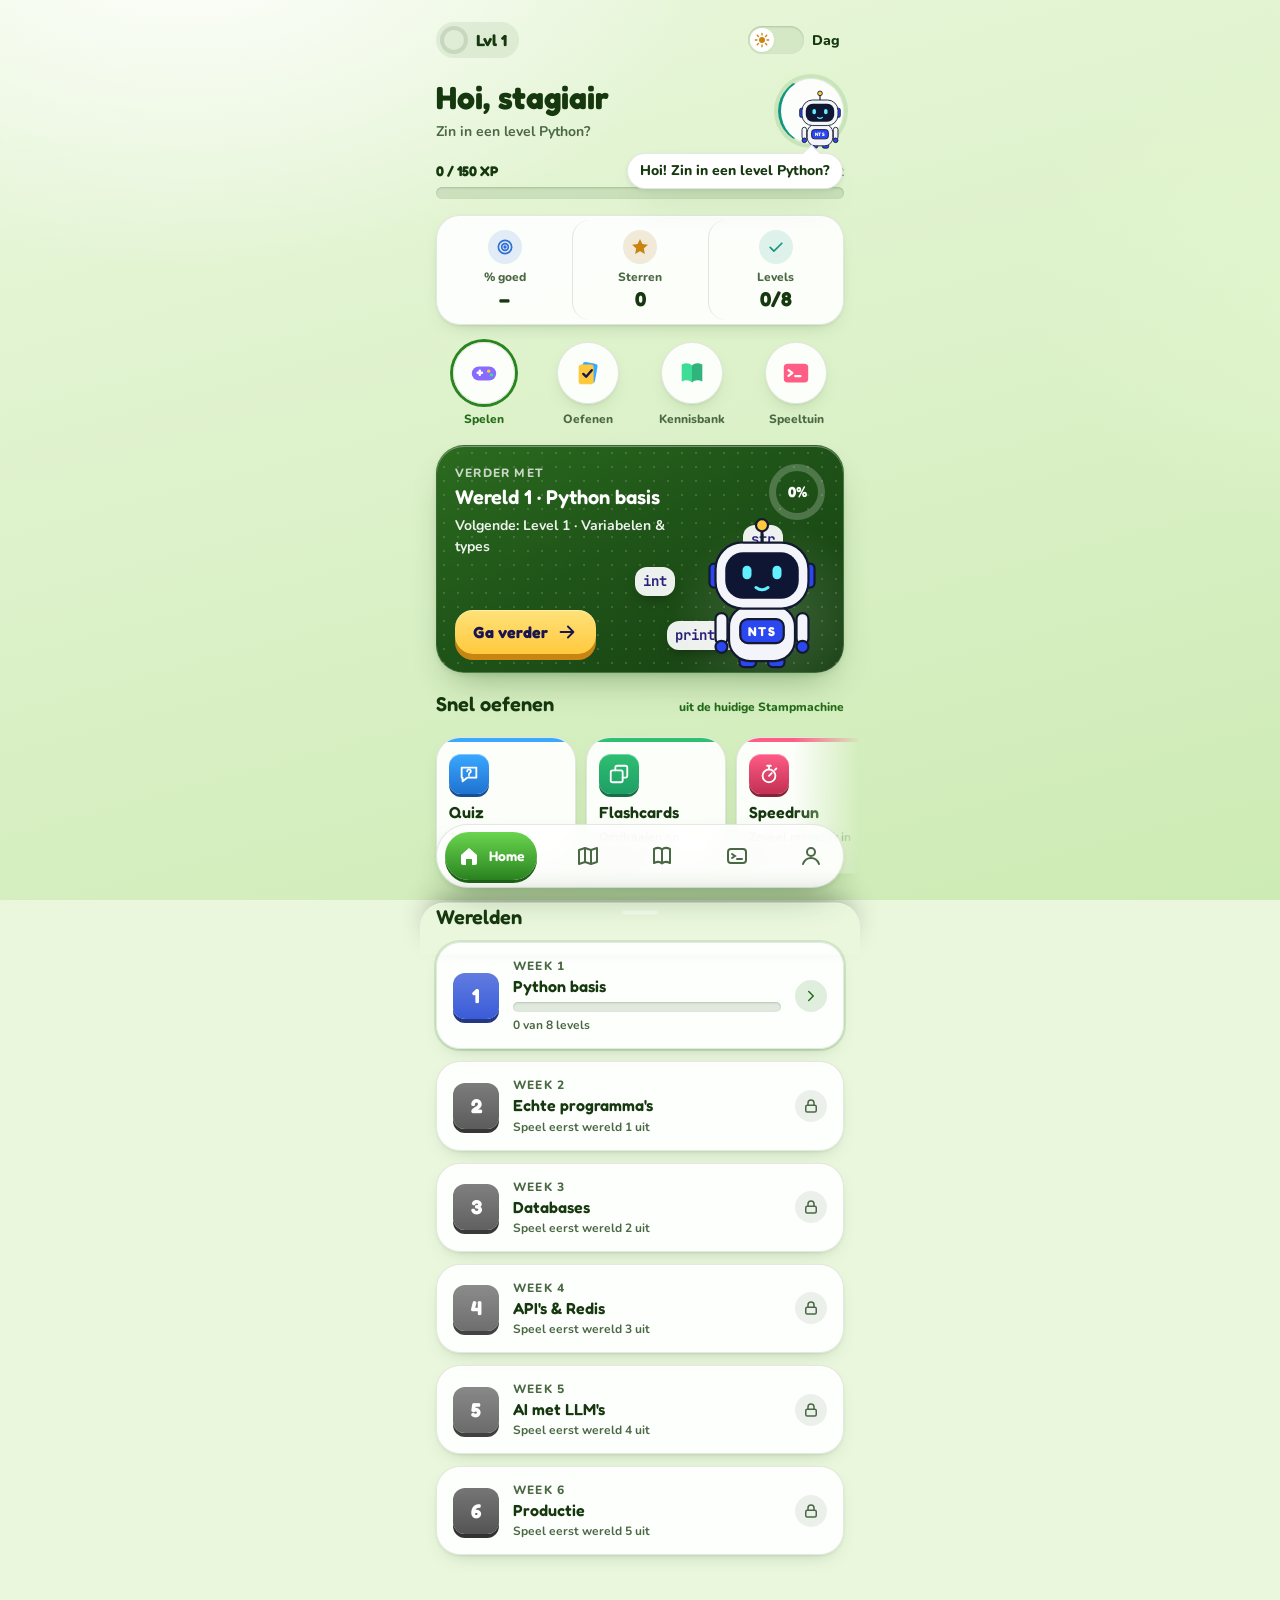
<file: frontend/spel/index.html>
<!doctype html>
<html lang="nl">
<head>
<meta charset="utf-8">
<meta name="viewport" content="width=device-width, initial-scale=1, viewport-fit=cover">
<style>[hidden]{display:none!important}</style>
<title>Stampy Python Eiland</title>
<link rel="preconnect" href="https://fonts.googleapis.com">
<link rel="preconnect" href="https://fonts.gstatic.com" crossorigin>
<link rel="stylesheet" href="https://fonts.googleapis.com/css2?family=Fredoka:wght@500;600;700&family=Nunito:wght@500;700;800&family=JetBrains+Mono:wght@500;700&display=swap">
<style>
/* Layout: a phone-width game app. "Dag" (light) is a sunny meadow with one green accent, "Nacht" (dark) an indigo night sky with one violet accent. Every color is a token below; the two dark blocks are identical line for line. */
:root{
  --bg1:#EAF7DD; --bg2:#CDEBB4; --glow1:#FFFFFF; --glow2:#E3F6CF;
  --glass:rgba(255,255,255,.72); --glass2:rgba(255,255,255,.9); --glass3:#FFFFFF; --stroke:rgba(31,77,23,.12); --track:rgba(31,77,23,.12); --chipbg:rgba(31,77,23,.08);
  --ink:#16380F; --muted:#4B6844; --btn1:#6AD54F; --btn2:#3FAE2C; --btn-sh:#2C7E1E;
  --tile1:#FFFFFF; --tile2:#F1F9EA; --tile-ink:#16380F; --tile-d:#B9DAA2; --pl1:#FFFFFF; --pl2:#EEF8E6;
  --field:#FFFFFF; --course1:#2B6B1F; --course2:#1F5418; --course3:#173F12; --nav-bg:rgba(255,255,255,.88);
  --map1:#BFE6FF; --map2:#9AD3F5; --map3:#7BC1EC;
  --blue:#3AA8FF; --blue-d:#1F72D0; --gold:#FFC93D; --gold-d:#C98512; --gold-hi:#FFE27A; --pink:#FF5C86;
  --green:#2FBF71; --green-d:#1E9E66; --red:#FF5C7A; --red-d:#C23052; --violet:#7B5CFF;
  --c-ok:#14967F; --c-no:#E0524F; --c-acc:#2F6FD6; --c-mid:#B0720C; --c-ok-tr:rgba(20,150,127,.16); --c-grid:rgba(31,77,23,.10);
  --c-chip-ok:rgba(20,150,127,.12); --c-chip-no:rgba(224,82,79,.12); --c-chip-mid:rgba(176,114,12,.14); --c-chip-acc:rgba(47,111,214,.12); --c-hatch:rgba(255,255,255,.35); --danger-ink:#B4233F; --danger-sh:#7D1A33;
  --accent-1:#6AD54F; --accent-2:#2A8420; --accent-3:#1E6316; --accent-soft:rgba(42,132,32,.14); --accent-ink:#236B19; --on-accent:#FFFFFF; --focus:#1F5FD0;
  --ok-1:#4BE6A6; --ok-2:#1E9E66; --ok-3:#136B45; --ok-ink:#072E1E; --ok-soft:rgba(30,158,102,.14); --ok-text:#136B45;
  --no-1:#FF7891; --no-2:#C23052; --no-3:#7D1A33; --no-4:#4A0F1F; --no-soft:rgba(194,48,82,.12);
  --sheet-ok-1:#1E6B54; --sheet-ok-2:#164A3E; --sheet-ok-ink:#8CF5C8; --sheet-no-1:#6B1E37; --sheet-no-2:#4A1628; --sheet-no-ink:#FFB3C3; --sheet-ask-bg:#FFFFFF; --sheet-inset:rgba(0,0,0,.2);
  --scrim:rgba(22,56,15,.38); --hurt:rgba(194,48,82,.35);
  --code-bg:#132238; --code-ink:#EDEBFF; --code-muted:rgba(237,235,255,.45); --syn-k:#C49BFF; --syn-s:#7EE7A8; --syn-n:#FFC27A; --syn-f:#6FC8FF;
  --bubble-bg:#FFFFFF; --bubble-ink:#16380F; --toast-bg:#16380F; --toast-ink:#FFFFFF; --cta-ink:#1A1450;
  --hud-bg:var(--glass2); --stroke-strong:rgba(31,77,23,.28); --track-d:rgba(31,77,23,.22);
  --hi:rgba(255,255,255,.35); --hi-soft:rgba(255,255,255,.15); --float-bg:rgba(255,255,255,.92); --float-ink:#2A1F7A; --on-course:#FFFFFF; --on-course-track:rgba(255,255,255,.22);
  --mix-w:#FFFFFF; --mix-k:#000000;
  --star-on:#FFC93D; --star-on-stroke:#B87500; --star-off:#CFE3C2; --star-off-stroke:#B5CFA5; --ray:rgba(255,201,61,.35);
  --up-1:rgba(255,154,46,.25); --up-2:rgba(255,201,61,.12); --up-stroke:rgba(255,201,61,.4);
  --game-1:#1F7A5A; --game-2:#145244; --game-cap:rgba(255,255,255,.8);
  --sh-1:inset 0 1px 0 rgba(255,255,255,.9), 0 1px 2px rgba(31,77,23,.08), 0 8px 20px -12px rgba(31,77,23,.35);
  --sh-2:0 2px 4px rgba(31,77,23,.08), 0 18px 36px -16px rgba(31,77,23,.45);
  --sh-sheet:0 -12px 30px -12px rgba(0,0,0,.45); --sh-float:0 6px 14px -6px rgba(0,0,0,.5); --sh-drop:rgba(0,0,0,.25);
  --sun-o:1; --moon-o:0; --t-x:0px;
  --cloud:#FFFFFF; --cloud-o:.85; --water-1:#3FA7E8; --water-2:#1E5FB0; --shallow:rgba(191,230,255,.6); --foam:#FFFFFF; --path-dash:#FFFFFF;
  --grass-hi-a:#7BD88F; --grass-hi-b:#6BCB80; --grass-mid-a:#5CC28A; --grass-mid-b:#52B881; --grass-lo-a:#47B57F; --grass-lo-b:#3FAA77;
  --side-l-hi:#A9774A; --side-l-lo:#9A6A40; --side-r-hi:#8C5E37; --side-r-lo:#7E5230;
  --tree-1:#1F8F6A; --tree-2:#26A97A; --tree-3:#3CC48F; --trunk:#7A4E2E; --path-patch:rgba(217,195,138,.55); --firefly:#FFE27A;
  --node-done:#FFC93D; --node-done-side:#B87500; --node-cur:#3AA8FF; --node-cur-side:#1C63B8; --node-lock:#8C8AB8; --node-lock-side:#5D5B88; --node-lock-ink:#3B3966; --node-ink:#1A1450; --lock-chip:#2A2760;
  --f-display:"Fredoka","Nunito",system-ui,sans-serif; --f-body:"Nunito","Segoe UI",system-ui,sans-serif; --f-mono:"JetBrains Mono",ui-monospace,Consolas,monospace;
  --r-sm:12px; --r-md:18px; --r-lg:24px; --r-xl:28px; --r-pill:999px;
  --fs-xs:12px; --fs-sm:14px; --fs-md:16px; --fs-lg:20px; --fs-xl:24px; --fs-2xl:32px;
  --nav-h:64px;
  --ease-out:cubic-bezier(.2,.8,.2,1); --ease-pop:cubic-bezier(.3,1.6,.5,1);
  --d-1:.12s; --d-2:.22s; --d-3:.35s;
}
@media (prefers-color-scheme: dark){:root:not([data-theme="light"]){
  --bg1:#14173A; --bg2:#231C57; --glow1:#2E2A80; --glow2:#3A1F6E;
  --glass:rgba(255,255,255,.06); --glass2:rgba(255,255,255,.11); --glass3:rgba(255,255,255,.16); --stroke:rgba(255,255,255,.13); --track:rgba(255,255,255,.12); --chipbg:rgba(255,255,255,.1);
  --ink:#F3F2FF; --muted:#ABA8D9; --btn1:#4DB4FF; --btn2:#1F72D0; --btn-sh:#134A8C;
  --tile1:#5247B0; --tile2:#3A3189; --tile-ink:#FFFFFF; --tile-d:#1E1A52; --pl1:#4A40A3; --pl2:#372E85;
  --field:#0F1030; --course1:#2E7FD6; --course2:#3C4FC4; --course3:#4B2E9E; --nav-bg:rgba(22,20,62,.82);
  --map1:#2B4C8C; --map2:#1C2A63; --map3:#181845;
  --blue:#3AA8FF; --blue-d:#1F72D0; --gold:#FFC93D; --gold-d:#C98512; --gold-hi:#FFE27A; --pink:#FF5C86;
  --green:#3DDC97; --green-d:#1E9E66; --red:#FF5C7A; --red-d:#C23052; --violet:#8A6BFF;
  --c-ok:#22A690; --c-no:#E8584F; --c-acc:#5B8CFF; --c-mid:#BC8210; --c-ok-tr:rgba(34,166,144,.22); --c-grid:rgba(255,255,255,.10);
  --c-chip-ok:rgba(34,166,144,.18); --c-chip-no:rgba(232,88,79,.18); --c-chip-mid:rgba(188,130,16,.2); --c-chip-acc:rgba(91,140,255,.18); --c-hatch:rgba(255,255,255,.3); --danger-ink:#FF8FA3; --danger-sh:#4A1628;
  --accent-1:#9D8CFF; --accent-2:#5B47D6; --accent-3:#3A2A9E; --accent-soft:rgba(157,140,255,.2); --accent-ink:#C3B8FF; --on-accent:#FFFFFF; --focus:#FFC93D;
  --ok-1:#4BE6A6; --ok-2:#1E9E66; --ok-3:#136B45; --ok-ink:#072E1E; --ok-soft:rgba(61,220,151,.18); --ok-text:#4BE6A6;
  --no-1:#FF7891; --no-2:#C23052; --no-3:#7D1A33; --no-4:#4A0F1F; --no-soft:rgba(255,92,122,.18);
  --sheet-ok-1:#1E6B54; --sheet-ok-2:#164A3E; --sheet-ok-ink:#8CF5C8; --sheet-no-1:#6B1E37; --sheet-no-2:#4A1628; --sheet-no-ink:#FFB3C3; --sheet-ask-bg:#221F5A; --sheet-inset:rgba(0,0,0,.2);
  --scrim:rgba(5,4,30,.62); --hurt:rgba(255,92,122,.45);
  --code-bg:#0F1030; --code-ink:#EDEBFF; --code-muted:rgba(237,235,255,.45); --syn-k:#C49BFF; --syn-s:#7EE7A8; --syn-n:#FFC27A; --syn-f:#6FC8FF;
  --bubble-bg:#FFFFFF; --bubble-ink:#1A1640; --toast-bg:#FFFFFF; --toast-ink:#1A1640; --cta-ink:#1A1450;
  --hud-bg:linear-gradient(90deg,rgba(138,107,255,.35),rgba(58,168,255,.18)); --stroke-strong:rgba(255,255,255,.28); --track-d:rgba(0,0,0,.35);
  --hi:rgba(255,255,255,.35); --hi-soft:rgba(255,255,255,.15); --float-bg:rgba(255,255,255,.92); --float-ink:#2A1F7A; --on-course:#FFFFFF; --on-course-track:rgba(255,255,255,.22);
  --mix-w:#FFFFFF; --mix-k:#000000;
  --star-on:#FFC93D; --star-on-stroke:#B87500; --star-off:#3B3870; --star-off-stroke:#2A2760; --ray:rgba(255,201,61,.18);
  --up-1:rgba(255,154,46,.25); --up-2:rgba(255,201,61,.12); --up-stroke:rgba(255,201,61,.4);
  --game-1:#3B4FC9; --game-2:#2A2276; --game-cap:rgba(255,255,255,.8);
  --sh-1:inset 0 1px 0 rgba(255,255,255,.08), 0 10px 24px -14px rgba(5,4,30,.8);
  --sh-2:0 2px 6px rgba(5,4,30,.4), 0 20px 40px -16px rgba(5,4,30,.9);
  --sh-sheet:0 -12px 30px -12px rgba(0,0,0,.45); --sh-float:0 6px 14px -6px rgba(0,0,0,.5); --sh-drop:rgba(0,0,0,.25);
  --sun-o:0; --moon-o:1; --t-x:28px;
  --cloud:#C9D6FF; --cloud-o:.35; --water-1:#2C5FA8; --water-2:#16336E; --shallow:rgba(120,160,255,.28); --foam:#BFD0FF; --path-dash:#FFFFFF;
  --grass-hi-a:#3FA27A; --grass-hi-b:#379670; --grass-mid-a:#2F8C6C; --grass-mid-b:#2A8064; --grass-lo-a:#257A5E; --grass-lo-b:#206E55;
  --side-l-hi:#7A5A8E; --side-l-lo:#6B4A7A; --side-r-hi:#5F4473; --side-r-lo:#553A66;
  --tree-1:#17705A; --tree-2:#1E8A68; --tree-3:#2EA37C; --trunk:#5E3C24; --path-patch:rgba(217,195,138,.35); --firefly:#FFE27A;
  --node-done:#FFC93D; --node-done-side:#B87500; --node-cur:#3AA8FF; --node-cur-side:#1C63B8; --node-lock:#8C8AB8; --node-lock-side:#5D5B88; --node-lock-ink:#3B3966; --node-ink:#1A1450; --lock-chip:#2A2760;
  color-scheme:dark;
}}
:root[data-theme="dark"]{
  --bg1:#14173A; --bg2:#231C57; --glow1:#2E2A80; --glow2:#3A1F6E;
  --glass:rgba(255,255,255,.06); --glass2:rgba(255,255,255,.11); --glass3:rgba(255,255,255,.16); --stroke:rgba(255,255,255,.13); --track:rgba(255,255,255,.12); --chipbg:rgba(255,255,255,.1);
  --ink:#F3F2FF; --muted:#ABA8D9; --btn1:#4DB4FF; --btn2:#1F72D0; --btn-sh:#134A8C;
  --tile1:#5247B0; --tile2:#3A3189; --tile-ink:#FFFFFF; --tile-d:#1E1A52; --pl1:#4A40A3; --pl2:#372E85;
  --field:#0F1030; --course1:#2E7FD6; --course2:#3C4FC4; --course3:#4B2E9E; --nav-bg:rgba(22,20,62,.82);
  --map1:#2B4C8C; --map2:#1C2A63; --map3:#181845;
  --blue:#3AA8FF; --blue-d:#1F72D0; --gold:#FFC93D; --gold-d:#C98512; --gold-hi:#FFE27A; --pink:#FF5C86;
  --green:#3DDC97; --green-d:#1E9E66; --red:#FF5C7A; --red-d:#C23052; --violet:#8A6BFF;
  --c-ok:#22A690; --c-no:#E8584F; --c-acc:#5B8CFF; --c-mid:#BC8210; --c-ok-tr:rgba(34,166,144,.22); --c-grid:rgba(255,255,255,.10);
  --c-chip-ok:rgba(34,166,144,.18); --c-chip-no:rgba(232,88,79,.18); --c-chip-mid:rgba(188,130,16,.2); --c-chip-acc:rgba(91,140,255,.18); --c-hatch:rgba(255,255,255,.3); --danger-ink:#FF8FA3; --danger-sh:#4A1628;
  --accent-1:#9D8CFF; --accent-2:#5B47D6; --accent-3:#3A2A9E; --accent-soft:rgba(157,140,255,.2); --accent-ink:#C3B8FF; --on-accent:#FFFFFF; --focus:#FFC93D;
  --ok-1:#4BE6A6; --ok-2:#1E9E66; --ok-3:#136B45; --ok-ink:#072E1E; --ok-soft:rgba(61,220,151,.18); --ok-text:#4BE6A6;
  --no-1:#FF7891; --no-2:#C23052; --no-3:#7D1A33; --no-4:#4A0F1F; --no-soft:rgba(255,92,122,.18);
  --sheet-ok-1:#1E6B54; --sheet-ok-2:#164A3E; --sheet-ok-ink:#8CF5C8; --sheet-no-1:#6B1E37; --sheet-no-2:#4A1628; --sheet-no-ink:#FFB3C3; --sheet-ask-bg:#221F5A; --sheet-inset:rgba(0,0,0,.2);
  --scrim:rgba(5,4,30,.62); --hurt:rgba(255,92,122,.45);
  --code-bg:#0F1030; --code-ink:#EDEBFF; --code-muted:rgba(237,235,255,.45); --syn-k:#C49BFF; --syn-s:#7EE7A8; --syn-n:#FFC27A; --syn-f:#6FC8FF;
  --bubble-bg:#FFFFFF; --bubble-ink:#1A1640; --toast-bg:#FFFFFF; --toast-ink:#1A1640; --cta-ink:#1A1450;
  --hud-bg:linear-gradient(90deg,rgba(138,107,255,.35),rgba(58,168,255,.18)); --stroke-strong:rgba(255,255,255,.28); --track-d:rgba(0,0,0,.35);
  --hi:rgba(255,255,255,.35); --hi-soft:rgba(255,255,255,.15); --float-bg:rgba(255,255,255,.92); --float-ink:#2A1F7A; --on-course:#FFFFFF; --on-course-track:rgba(255,255,255,.22);
  --mix-w:#FFFFFF; --mix-k:#000000;
  --star-on:#FFC93D; --star-on-stroke:#B87500; --star-off:#3B3870; --star-off-stroke:#2A2760; --ray:rgba(255,201,61,.18);
  --up-1:rgba(255,154,46,.25); --up-2:rgba(255,201,61,.12); --up-stroke:rgba(255,201,61,.4);
  --game-1:#3B4FC9; --game-2:#2A2276; --game-cap:rgba(255,255,255,.8);
  --sh-1:inset 0 1px 0 rgba(255,255,255,.08), 0 10px 24px -14px rgba(5,4,30,.8);
  --sh-2:0 2px 6px rgba(5,4,30,.4), 0 20px 40px -16px rgba(5,4,30,.9);
  --sh-sheet:0 -12px 30px -12px rgba(0,0,0,.45); --sh-float:0 6px 14px -6px rgba(0,0,0,.5); --sh-drop:rgba(0,0,0,.25);
  --sun-o:0; --moon-o:1; --t-x:28px;
  --cloud:#C9D6FF; --cloud-o:.35; --water-1:#2C5FA8; --water-2:#16336E; --shallow:rgba(120,160,255,.28); --foam:#BFD0FF; --path-dash:#FFFFFF;
  --grass-hi-a:#3FA27A; --grass-hi-b:#379670; --grass-mid-a:#2F8C6C; --grass-mid-b:#2A8064; --grass-lo-a:#257A5E; --grass-lo-b:#206E55;
  --side-l-hi:#7A5A8E; --side-l-lo:#6B4A7A; --side-r-hi:#5F4473; --side-r-lo:#553A66;
  --tree-1:#17705A; --tree-2:#1E8A68; --tree-3:#2EA37C; --trunk:#5E3C24; --path-patch:rgba(217,195,138,.35); --firefly:#FFE27A;
  --node-done:#FFC93D; --node-done-side:#B87500; --node-cur:#3AA8FF; --node-cur-side:#1C63B8; --node-lock:#8C8AB8; --node-lock-side:#5D5B88; --node-lock-ink:#3B3966; --node-ink:#1A1450; --lock-chip:#2A2760;
  color-scheme:dark;
}
*{box-sizing:border-box}
[hidden]{display:none!important}
html,body{height:100%}
body{margin:0;color:var(--ink);font-family:var(--f-body);font-size:var(--fs-md);line-height:1.5;background-color:var(--bg1);
  background-image:radial-gradient(900px 600px at 15% -10%,var(--glow1) 0%,transparent 60%),radial-gradient(700px 500px at 110% 30%,var(--glow2) 0%,transparent 55%),linear-gradient(165deg,var(--bg1),var(--bg2));background-attachment:fixed}
button{font:inherit;color:inherit;cursor:pointer;border:0;background:none}
button,.node,.pline{touch-action:manipulation;-webkit-tap-highlight-color:transparent}
.tile,.pline,.qcard,.world,.cat{-webkit-user-select:none;user-select:none}
button:focus-visible,input:focus-visible,textarea:focus-visible,summary:focus-visible,a:focus-visible,[tabindex]:focus-visible{outline:3px solid var(--focus);outline-offset:3px}
[tabindex="-1"]:focus{outline:none}
h1,h2,h3{font-family:var(--f-display);margin:0;line-height:1.15;text-wrap:balance;font-weight:600}
code,.mono{font-family:var(--f-mono)}
.sr{position:absolute;width:1px;height:1px;overflow:hidden;clip-path:inset(50%);white-space:nowrap}
.app{max-width:440px;min-height:100%;margin:0 auto;padding-inline:16px;display:flex;flex-direction:column}
.screen{flex:1;display:flex;flex-direction:column;gap:16px;min-width:0;padding-block:18px calc(var(--nav-h) + 40px);animation:inF .3s var(--ease-out)}
:root[data-dir="back"] .screen{animation-name:inB}
@keyframes inF{from{opacity:0;transform:translateX(24px)}}
@keyframes inB{from{opacity:0;transform:translateX(-24px)}}
@keyframes fadeOnly{from{opacity:0}}
@keyframes spin{to{transform:rotate(360deg)}}
@keyframes pop{50%{transform:scale(1.3) rotate(-4deg)}}
@keyframes shake{25%,75%{transform:translateX(-6px)}50%{transform:translateX(6px)}}
.wlist>*,.quick>*,.pbody>.pcard,.tiles3>*,.revlist>*,.srows>*{animation:inF .4s var(--ease-out) both;animation-delay:calc(var(--i,0)*40ms)}

/* shared components */
.surface{background:var(--glass2);border:1px solid var(--stroke);border-radius:var(--r-lg);box-shadow:var(--sh-1)}
.ico{width:1.25em;height:1.25em;flex:none;vertical-align:-.25em}
.chip{display:inline-flex;align-items:center;gap:4px;padding:3px 9px;border-radius:var(--r-pill);background:var(--chipbg);color:var(--ink);font-size:var(--fs-xs);font-weight:800;white-space:nowrap;line-height:1.4}
.chip .ico{width:14px;height:14px}
.chip.ok{background:var(--c-chip-ok)}.chip.ok .ico{color:var(--c-ok)}
.chip.no{background:var(--c-chip-no)}.chip.no .ico{color:var(--c-no)}
.chip.mid{background:var(--c-chip-mid)}.chip.mid .ico{color:var(--c-mid)}
.chip.acc{background:var(--c-chip-acc)}.chip.acc .ico{color:var(--c-acc)}
.chip.gold{background:var(--gold);color:var(--cta-ink)}
.eyebrow{margin:0;font-size:var(--fs-xs);font-weight:800;letter-spacing:.1em;text-transform:uppercase;color:var(--muted)}
.sub{margin:0;color:var(--muted);font-weight:700;font-size:var(--fs-sm)}
.grow{flex:1;min-width:0}
.topbar{display:flex;align-items:center;gap:10px}

/* 3D press system */
.cta,.tile,.pline,.rbtn,.qi{box-shadow:0 var(--pd) 0 var(--pc),inset 0 1px 0 var(--hi);transition:transform var(--d-1),box-shadow var(--d-1),background var(--d-2),opacity var(--d-2)}
.rbtn{--pd:4px;--pc:var(--btn-sh);width:48px;height:48px;flex:none;border-radius:50%;display:grid;place-items:center;color:var(--on-accent);background:linear-gradient(180deg,var(--btn1),var(--btn2))}
.rbtn svg{width:22px;height:22px}
.cta{--pd:6px;--pc:var(--gold-d);position:relative;margin-top:auto;width:100%;min-height:58px;border-radius:var(--r-md);display:inline-flex;align-items:center;justify-content:center;gap:8px;padding:0 16px;font-family:var(--f-display);font-weight:700;font-size:var(--fs-lg);color:var(--cta-ink);background:linear-gradient(180deg,var(--gold-hi),var(--gold))}
.cta .ico{width:22px;height:22px}
.cta.blue{--pc:var(--accent-3);color:var(--on-accent);background:linear-gradient(180deg,color-mix(in srgb,var(--accent-2) 82%,var(--mix-w)),var(--accent-2))}
.cta.ghost{background:transparent;border:2px solid var(--stroke-strong);color:var(--ink);box-shadow:none}
.cta.danger{--pc:var(--danger-sh);background:var(--red-d);color:var(--on-accent)}
.cta[disabled]{background:var(--track);color:var(--muted);box-shadow:0 6px 0 var(--track-d);filter:none;cursor:default;transform:none}
.linkbtn{min-height:44px;padding:0 8px;font-weight:800;color:var(--ink);text-decoration:underline;text-underline-offset:3px;align-self:center}
.btn-sm{display:inline-flex;align-items:center;justify-content:center;gap:6px;min-height:44px;padding:0 14px;border-radius:var(--r-sm);background:var(--chipbg);font-weight:800;font-size:var(--fs-sm);color:var(--ink)}
.kh{position:absolute;top:6px;left:8px;display:none;font-family:var(--f-mono);font-size:var(--fs-xs);font-weight:700;line-height:1.5;padding:0 5px;border-radius:6px;background:var(--chipbg);color:var(--muted)}
.cta .kh{position:static;color:inherit;background:var(--hi)}

/* meters */
.meter,.xpbar,.pbar,.gtimer{--mh:12px;height:var(--mh);border-radius:var(--r-pill);background:var(--track);box-shadow:inset 0 1px 2px var(--track-d);overflow:hidden;min-width:0}
.meter{--mh:10px}
.meter>i,.xpbar>i,.pbar>i,.gtimer>i{display:block;height:100%;position:relative;border-radius:inherit;overflow:hidden}
.meter>i::after,.xpbar>i::after,.pbar>i::after,.gtimer>i::after{content:"";position:absolute;left:6px;right:6px;top:3px;height:3px;border-radius:9px;background:var(--hi)}
.meter.m-sm{--mh:8px}.meter.m-sm>i::after{display:none}
.meter>i{width:0;background:var(--fill);transition:width .7s var(--ease-out);transition-delay:calc(var(--i,0)*70ms)}
.meter.in>i{width:calc(var(--v)*100%)}
.meter.empty{background:none;border:1.5px dashed var(--stroke);box-shadow:none}
.meter.empty>i{display:none}
.meter.on-dark{background:var(--on-course-track)}
.xpbar>i{width:0;background:linear-gradient(90deg,var(--gold),var(--gold-hi));transition:width .6s var(--ease-out)}
.xpbar.flash>i{animation:xflash .5s}
@keyframes xflash{50%{filter:brightness(1.35)}}
.pbar>i{background:linear-gradient(90deg,var(--gold),var(--gold-hi));transition:width .5s var(--ease-pop)}
.pbar>i.gain::before{content:"";position:absolute;inset:0;background:linear-gradient(90deg,transparent,var(--hi),transparent);transform:translateX(-100%);animation:sweep .7s ease-out}
@keyframes sweep{to{transform:translateX(100%)}}
.ring{display:block;flex:none;overflow:visible}
.ring-arc{transition:stroke-dashoffset .8s var(--ease-out)}
.ring-arc[data-v="0"]{opacity:0}
.ring-l{font-family:var(--f-display);font-weight:700;fill:var(--ink);font-variant-numeric:tabular-nums}

/* mascot + speech bubble */
.mascot{position:relative;width:66px;height:66px;flex:none;border-radius:50%;background:var(--glass2);border:1px solid var(--stroke);display:grid;place-items:center;box-shadow:0 0 0 4px var(--accent-soft)}
.mascot .host{width:58px;margin-top:4px}
.mascot .bubble{position:absolute;top:calc(100% + 10px);right:0;left:auto;transform-origin:top right;width:max-content;max-width:min(240px,calc(100vw - 48px));background:var(--bubble-bg);color:var(--bubble-ink);border:1px solid var(--stroke);box-shadow:var(--sh-2);border-radius:var(--r-md);font-weight:800;font-size:var(--fs-sm);line-height:1.3;padding:8px 12px;opacity:0;transform:scale(.85);transition:opacity .2s,transform .28s var(--ease-pop);pointer-events:none;z-index:6}
.mascot.left .bubble{left:0;right:auto;transform-origin:top left}
.bubble::after{content:"";position:absolute;top:-7px;right:24px;width:12px;height:12px;background:inherit;border-left:1px solid var(--stroke);border-top:1px solid var(--stroke);transform:rotate(45deg)}
.mascot.left .bubble::after{left:24px;right:auto}
.mascot .bubble.on{opacity:1;transform:scale(1)}
#s-play .mascot .bubble{max-width:min(200px,calc(100vw - 48px))}

/* home */
.hometop{display:flex;justify-content:space-between;align-items:center;gap:10px}
.lvlchip{display:inline-flex;align-items:center;gap:8px;min-height:36px;padding:4px 12px 4px 4px;border-radius:var(--r-pill);background:var(--chipbg);font-family:var(--f-display);font-weight:700;font-variant-numeric:tabular-nums}
.theme{display:inline-flex;align-items:center;gap:8px;min-height:44px;padding:0 4px;font-weight:800;font-size:var(--fs-sm)}
.theme .tk{position:relative;width:56px;height:28px;flex:none;border-radius:var(--r-pill);background:var(--chipbg);box-shadow:inset 0 1px 2px var(--track-d)}
.theme .knob{position:absolute;top:2px;left:2px;width:24px;height:24px;border-radius:50%;background:var(--glass3);box-shadow:var(--sh-1);transform:translateX(var(--t-x));transition:transform var(--d-2) var(--ease-out)}
.theme .knob svg{position:absolute;inset:4px;width:16px;height:16px;transition:opacity var(--d-2)}
.theme .ksun{opacity:var(--sun-o)}.theme .kmoon{opacity:var(--moon-o)}
.ksun circle{fill:var(--gold-d)}.ksun g{stroke:var(--gold-d)}.kmoon path{fill:var(--accent-1)}
.hello{display:flex;align-items:center;gap:12px}
.hello h1{font-size:var(--fs-2xl);font-weight:700}
.hello p{margin:4px 0 0;color:var(--muted);font-weight:700;font-size:var(--fs-sm)}
.xprow{display:grid;gap:6px}
.xplab{display:flex;justify-content:space-between;align-items:baseline;flex-wrap:wrap;gap:4px 8px;font-size:var(--fs-xs);font-weight:800;color:var(--muted);font-variant-numeric:tabular-nums}
.xplab b{font-family:var(--f-display);font-weight:700;font-size:var(--fs-sm);color:var(--ink)}
.duechip{display:inline-flex;align-items:center;gap:6px;align-self:flex-start;min-height:44px;padding:0 14px;border-radius:var(--r-pill);background:var(--accent-soft);color:var(--ink);font-weight:800;font-size:var(--fs-sm)}
.duechip .ico{color:var(--accent-ink)}
.tiles3{display:grid;grid-template-columns:repeat(3,minmax(0,1fr));padding:4px 0}
.tiles3>*+*{border-left:1px solid var(--stroke)}
.st{position:relative;padding:10px 6px;text-align:center;display:grid;gap:2px;justify-items:center;align-content:start;min-width:0;border-radius:var(--r-md)}
.st small{color:var(--muted);font-weight:800;font-size:var(--fs-xs)}
.st b{font-family:var(--f-display);font-size:var(--fs-lg);font-weight:700;font-variant-numeric:tabular-nums;line-height:1.1}
.sti{width:34px;height:34px;border-radius:50%;display:grid;place-items:center;margin-bottom:2px}
.sti .ico{width:20px;height:20px}
.sti.acc{background:var(--c-chip-acc);color:var(--c-acc)}.sti.mid{background:var(--c-chip-mid);color:var(--gold-d)}.sti.ok{background:var(--c-chip-ok);color:var(--c-ok)}.sti.no{background:var(--c-chip-no);color:var(--c-no)}
.tiles3>.st.bump{animation:bump .4s var(--ease-pop)}
@keyframes bump{50%{transform:scale(1.08)}}
.st .plus{position:absolute;top:4px;right:6px;padding:1px 7px;border-radius:var(--r-pill);background:var(--ok-soft);color:var(--ok-text);font-family:var(--f-display);font-weight:700;font-size:var(--fs-xs);animation:plusFade 1.2s ease-out forwards}
@keyframes plusFade{0%{opacity:0;transform:translateY(4px)}15%{opacity:1;transform:none}75%{opacity:1}100%{opacity:0;transform:translateY(-6px)}}
.cats{display:grid;grid-template-columns:repeat(4,minmax(0,1fr));gap:8px}
.cat{display:grid;justify-items:center;gap:6px;min-width:0;font-size:var(--fs-xs);font-weight:800;color:var(--muted)}
.cat .ic{width:62px;height:62px;border-radius:50%;display:grid;place-items:center;transition:transform var(--d-1),background var(--d-2)}
.cat .ic svg{width:30px;height:30px}
.cat[aria-current="true"]{color:var(--accent-ink)}
.cat[aria-current="true"] .ic{box-shadow:0 0 0 3px var(--accent-2)}
.course{position:relative;overflow:hidden;color:var(--on-course);border-radius:var(--r-xl);padding:18px;min-height:228px;display:flex;flex-direction:column;gap:12px;
  background:radial-gradient(var(--hi-soft) 1px,transparent 1.5px) 0 0/14px 14px,linear-gradient(150deg,var(--course1) 0%,var(--course2) 45%,var(--course3) 100%);border:1px solid var(--hi-soft);box-shadow:var(--sh-2),inset 0 1px 0 var(--hi)}
.course::before{content:"";position:absolute;inset:auto -40px -60px auto;width:220px;height:220px;border-radius:50%;background:radial-gradient(circle,var(--hi-soft),transparent 65%)}
.crow{position:relative;z-index:3;display:flex;justify-content:space-between;align-items:flex-start;gap:10px}
.ctext{max-width:62%;min-width:0}
.ceyebrow{margin:0 0 4px;font-size:var(--fs-xs);font-weight:800;letter-spacing:.1em;opacity:.75}
.course h2{font-size:var(--fs-lg);font-weight:600}
.csub{margin:6px 0 0;font-size:var(--fs-sm);font-weight:700;opacity:.92}
.course .ring-l{fill:var(--on-course)}
.cgo{position:relative;z-index:3;margin-top:auto;width:auto;align-self:flex-start;min-height:44px;padding:0 18px;font-size:var(--fs-md)}
.course .bot{position:absolute;right:6px;bottom:-14px;width:150px;z-index:2}
.course .float{position:absolute;z-index:1;font-family:var(--f-mono);font-weight:700;font-size:var(--fs-sm);background:var(--float-bg);color:var(--float-ink);border-radius:var(--r-sm);padding:4px 8px;box-shadow:var(--sh-float);animation:floaty 4s ease-in-out infinite}
@keyframes floaty{50%{transform:translateY(-8px) rotate(-3deg)}}
.blk{display:grid;gap:10px;min-width:0}
.sechead{display:flex;justify-content:space-between;align-items:baseline;gap:8px}
.sechead span{color:var(--accent-ink);font-weight:800;font-size:var(--fs-xs)}
.sec-t{font-family:var(--f-display);font-size:var(--fs-lg);font-weight:600}
.quick{display:flex;gap:10px;overflow-x:auto;margin-inline:-16px;padding:8px 16px 12px;scroll-padding-inline:16px;scroll-snap-type:x mandatory;scrollbar-width:none;-webkit-mask-image:linear-gradient(90deg,var(--mix-k) 85%,transparent);mask-image:linear-gradient(90deg,var(--mix-k) 85%,transparent)}
.quick::-webkit-scrollbar{display:none}
.qcard{position:relative;overflow:hidden;flex:none;width:140px;scroll-snap-align:start;padding:16px 12px 12px;text-align:left;display:grid;gap:6px;transition:transform var(--d-1)}
.qcard::before{content:"";position:absolute;left:0;right:0;top:0;height:4px;background:var(--c1)}
.qi{--pd:3px;--pc:color-mix(in srgb,var(--c2) 70%,var(--mix-k));width:40px;height:40px;border-radius:var(--r-sm);display:grid;place-items:center;color:var(--on-accent);background:linear-gradient(180deg,var(--c1),var(--c2))}
.qi .ico{width:22px;height:22px}
.qcard b{font-family:var(--f-display);font-weight:600;font-size:var(--fs-md)}
.qcard small{color:var(--muted);font-weight:700;font-size:var(--fs-xs);line-height:1.3}
.wlist{display:grid;gap:12px}
.world{width:100%;display:flex;align-items:center;gap:14px;padding:14px 16px;text-align:left;transition:transform var(--d-1)}
.world.cur{box-shadow:var(--sh-1),0 0 0 2px var(--accent-soft)}
.world .num{width:46px;height:46px;flex:none;border-radius:var(--r-sm);display:grid;place-items:center;font-family:var(--f-display);font-weight:700;font-size:var(--fs-lg);color:var(--on-accent);background:linear-gradient(180deg,color-mix(in srgb,var(--wc) 80%,var(--mix-w)),var(--wc));box-shadow:0 4px 0 color-mix(in srgb,var(--wc) 60%,var(--mix-k))}
.world[data-locked="true"] .num{filter:grayscale(1)}
.world .wtx{flex:1;min-width:0;display:grid;gap:2px}
.world .wt{font-family:var(--f-display);font-size:var(--fs-md);font-weight:600;line-height:1.2}
.world small{font-size:var(--fs-xs);color:var(--muted);font-weight:700}
.world .meter{margin:4px 0 2px}
.wgo,.wlock{width:32px;height:32px;flex:none;border-radius:50%;display:grid;place-items:center}
.wgo{background:var(--accent-soft);color:var(--accent-ink)}
.wlock{background:var(--chipbg);color:var(--muted)}
.wgo .ico,.wlock .ico{width:18px;height:18px}

/* map */
.mapbar{display:flex;align-items:center;gap:10px}
.wsel{flex:1;min-width:0;height:48px;border-radius:var(--r-pill);font-family:var(--f-display);font-weight:600;font-size:var(--fs-md);display:flex;align-items:center;justify-content:center;gap:8px;padding-inline:12px;white-space:nowrap;overflow:hidden;text-overflow:ellipsis}
.wsel svg{flex:none}
.stats{display:flex;justify-content:space-around;align-items:center;padding:8px 10px;border-radius:var(--r-pill);background:var(--hud-bg);border:1px solid var(--stroke);font-family:var(--f-display);font-weight:700;font-variant-numeric:tabular-nums}
.stats span{display:inline-flex;align-items:center;gap:6px}
.stats .ico{width:20px;height:20px}
.tone-ok{color:var(--c-ok)}.tone-no{color:var(--c-no)}.tone-acc{color:var(--c-acc)}.tone-mid{color:var(--c-mid)}.tone-gold{color:var(--gold)}.tone-pink{color:var(--pink)}
.mapwrap{position:relative;border-radius:var(--r-xl);overflow:hidden;background:radial-gradient(120% 80% at 50% 20%,var(--map1) 0%,var(--map2) 45%,var(--map3) 100%);border:1px solid var(--stroke);box-shadow:var(--sh-1);transition:opacity .16s}
.mapwrap.leaving{opacity:.6}
.mapwrap .mascot{position:absolute;left:12px;top:12px;z-index:3}
.mapwrap svg.map{display:block;width:100%;height:auto}
.legend{position:absolute;left:50%;bottom:10px;transform:translateX(-50%);z-index:2;display:flex;gap:12px;padding:5px 12px;border-radius:var(--r-pill);font-size:var(--fs-xs);font-weight:800;color:var(--ink);white-space:nowrap}
.legend i{display:inline-block;width:10px;height:10px;border-radius:50%;margin-right:5px;vertical-align:-1px}
.legend .lg-done{background:var(--node-done)}.legend .lg-cur{background:var(--node-cur)}.legend .lg-lock{background:var(--node-lock)}
.g-hi-a{fill:var(--grass-hi-a)}.g-hi-b{fill:var(--grass-hi-b)}.g-mid-a{fill:var(--grass-mid-a)}.g-mid-b{fill:var(--grass-mid-b)}.g-lo-a{fill:var(--grass-lo-a)}.g-lo-b{fill:var(--grass-lo-b)}
.sd-l-hi{fill:var(--side-l-hi)}.sd-l-lo{fill:var(--side-l-lo)}.sd-r-hi{fill:var(--side-r-hi)}.sd-r-lo{fill:var(--side-r-lo)}
.tr-1{fill:var(--tree-1)}.tr-2{fill:var(--tree-2)}.tr-3{fill:var(--tree-3)}.trunk{fill:var(--trunk)}.patch{fill:var(--path-patch)}
.shallow{fill:var(--shallow)}
.foam{fill:none;stroke:var(--foam);stroke-width:2;stroke-dasharray:6 10;opacity:.8;animation:foam 4s linear infinite}
@keyframes foam{to{stroke-dashoffset:-32}}
.water-sh{fill:none;stroke:var(--foam);stroke-width:2;stroke-linecap:round;opacity:.5;animation:shimmer 6s ease-in-out infinite}
@keyframes shimmer{50%{opacity:.2}}
.sun-c{fill:var(--gold)}.sun-r{stroke:var(--gold);stroke-width:2.5;stroke-linecap:round}
.sunrot{transform-box:fill-box;transform-origin:center;animation:spin 60s linear infinite}
.moon-c{fill:var(--gold-hi)}
.tw{fill:var(--cloud);animation:twinkle 2.4s ease-in-out infinite;animation-delay:var(--d,0s)}
@keyframes twinkle{50%{opacity:.15}}
.cloud{fill:var(--cloud);opacity:var(--cloud-o)}
.c1{animation:drift 18s ease-in-out infinite alternate}.c2{animation:drift 26s ease-in-out infinite alternate-reverse}
@keyframes drift{to{transform:translateX(26px)}}
.boat{transform-box:fill-box;transform-origin:center bottom;animation:bob 3s ease-in-out infinite}
@keyframes bob{50%{transform:translateY(-2px) rotate(-4deg)}}
.hull{fill:var(--trunk)}.mast{stroke:var(--trunk);stroke-width:1.5}.sail{fill:var(--accent-1)}
.ff{fill:var(--firefly);animation:ffly 3.2s ease-in-out infinite;animation-delay:var(--d,0s)}
@keyframes ffly{50%{transform:translate(3px,-5px);opacity:.35}}
.path-dash{fill:none;stroke:var(--path-dash);stroke-opacity:.75;stroke-width:2.5;stroke-dasharray:2 6;stroke-linecap:round}
.path-done,.seg{fill:none;stroke:var(--gold);stroke-width:3;stroke-linecap:round}
.seg{animation:segDraw .7s var(--ease-out) forwards}
@keyframes segDraw{to{stroke-dashoffset:0}}
.node{cursor:pointer}
.node:focus{outline:none}
.node .top{transition:transform var(--d-1);transform-box:fill-box;transform-origin:center}
.node:focus-visible .top{transform:translateY(-3px)}
.node .fring{fill:none;stroke:var(--focus);stroke-width:3;opacity:0}
.node:focus-visible .fring{opacity:1}
.ntop{stroke:var(--hi);stroke-width:1.5}.nhi{fill:var(--hi)}
.n-done .ntop{fill:var(--node-done)}.n-done .nside{fill:var(--node-done-side)}
.n-cur .ntop{fill:var(--node-cur)}.n-cur .nside{fill:var(--node-cur-side)}
.n-lock .ntop{fill:var(--node-lock)}.n-lock .nside{fill:var(--node-lock-side)}
.ntxt{font-family:var(--f-display);font-weight:700;font-size:14px;fill:var(--node-ink);text-anchor:middle}
.n-lock .ntxt{fill:var(--node-lock-ink)}
.crown{color:var(--node-ink)}
.lockchip{fill:var(--lock-chip)}.lockbody{fill:var(--on-accent)}.lockglyph{fill:none;stroke:var(--on-accent);stroke-width:1.6;stroke-linecap:round}
.pulse{fill:none;stroke:var(--node-cur);stroke-width:2.5;transform-box:fill-box;transform-origin:center;animation:pulse 1.6s ease-out infinite}
@keyframes pulse{0%{opacity:.8;transform:scale(1)}100%{opacity:0;transform:scale(1.9)}}
.st-on{fill:var(--star-on);stroke:var(--star-on-stroke);stroke-width:1}.st-off{fill:var(--star-off);stroke:var(--star-off-stroke);stroke-width:1}
.spop{transform-box:fill-box;transform-origin:center;animation:starPop .45s var(--ease-pop) both}
@keyframes starPop{from{transform:scale(0) rotate(-40deg);opacity:0}}
.hier .hb{transform-box:fill-box;transform-origin:center bottom;animation:hbounce 1.6s ease-in-out infinite}
@keyframes hbounce{50%{transform:translateY(-4px)}}
.hier-bg{fill:var(--accent-2)}
.hier-t{fill:var(--on-accent);font-family:var(--f-display);font-weight:700;font-size:11px;text-anchor:middle;letter-spacing:.06em}
.hier.pending{opacity:0}
.hier{transition:opacity .3s}
.node .top.wiggle{animation:wiggle .3s}
@keyframes wiggle{25%{transform:rotate(-6deg)}75%{transform:rotate(6deg)}}
.node.go .top{transform:scale(1.15)}
.node .cover{fill:var(--node-lock);transition:opacity .3s}
.node.open .cover{opacity:0}
.node .lockfx{transform-box:fill-box;transform-origin:center;transition:transform .4s ease-in,opacity .4s}
.node.open .lockfx{transform:translateY(14px) rotate(30deg);opacity:0}
.node.unl:not(.open) .pulse{display:none}
.node.unl.open .top{animation:topPop .45s var(--ease-pop)}
@keyframes topPop{50%{transform:scale(1.25)}}

/* play */
#s-play .topbar{padding-bottom:40px}
.pwrap{position:relative;flex:1;min-width:0}
.pbar{display:block}
.rowchip{position:absolute;left:0;top:calc(100% + 10px);animation:pop .3s}
.rowchip .ico{color:var(--c-no)}
.hearts{display:flex;gap:4px;align-items:center;font-weight:800;color:var(--pink)}
.heart{width:22px;height:22px;overflow:visible;transform-box:fill-box;transform-origin:center}
.heart path{fill:currentColor}
.heart.lost path{fill:none;stroke:var(--stroke-strong);stroke-width:2}
.heart.breaking{animation:heartBreak .6s forwards}
@keyframes heartBreak{30%{transform:scale(1.35)}100%{transform:translateY(14px) rotate(-25deg) scale(.6);opacity:.25}}
.heart.last{animation:beat 1.1s ease-in-out infinite}
@keyframes beat{0%,60%,100%{transform:scale(1)}15%{transform:scale(1.22)}30%{transform:scale(1)}45%{transform:scale(1.12)}}
#qbox{flex:1;display:flex;flex-direction:column;align-items:stretch;gap:16px;min-width:0}
#qbox.out{opacity:0;transform:translateX(-24px);transition:opacity .14s,transform .14s}
#qbox.in{animation:inF .24s var(--ease-out)}
.qtype{display:inline-flex;align-items:center;gap:6px;align-self:center;justify-self:center;padding:4px 10px;border-radius:var(--r-pill);background:var(--accent-soft);color:var(--accent-ink);font-size:var(--fs-xs);font-weight:800}
.qtype .ico{width:16px;height:16px}
.qtitle{font-size:var(--fs-xl);font-weight:600;text-align:center;line-height:1.25}
.qtitle code{font-size:.85em;background:var(--chipbg);padding:1px 6px;border-radius:7px}
.qbig{border-radius:var(--r-lg);padding:20px 16px;text-align:center;color:var(--on-accent);background:radial-gradient(120% 120% at 50% 0%,var(--game-1),var(--game-2));box-shadow:var(--sh-2),inset 0 1px 0 var(--hi-soft);font-family:var(--f-mono);font-weight:700;font-size:clamp(20px,calc(560px / var(--len)),40px);line-height:1.2;overflow-wrap:anywhere}
pre.code{margin:0;background:var(--code-bg);color:var(--code-ink);border:1px solid var(--stroke);border-radius:var(--r-md);padding:16px;font-family:var(--f-mono);font-size:var(--fs-sm);line-height:1.6;overflow-x:auto;white-space:pre}
pre.code .k{color:var(--syn-k)}pre.code .s{color:var(--syn-s)}pre.code .n{color:var(--syn-n)}pre.code .f{color:var(--syn-f)}
.codewin{border-radius:var(--r-md);background:var(--code-bg);border:1px solid var(--stroke);box-shadow:var(--sh-2);overflow:hidden;min-width:0}
.cwbar{display:flex;align-items:center;gap:6px;padding:10px 12px 0}
.cwbar i{width:8px;height:8px;border-radius:50%}
.cwbar i:nth-child(1){background:#FF5F57}.cwbar i:nth-child(2){background:#FEBC2E}.cwbar i:nth-child(3){background:#28C840}
.cwbar span{margin-left:8px;font-family:var(--f-mono);font-size:var(--fs-xs);color:var(--code-muted)}
.codewin pre.code{border:0;border-radius:0;counter-reset:ln;padding:10px 14px 14px 10px;font-size:var(--fs-md)}
.codewin .ln{display:block;counter-increment:ln}
.codewin .ln::before{content:counter(ln);display:inline-block;width:2.2ch;margin-right:1.4ch;text-align:right;color:var(--code-muted)}
.blank{font:inherit;font-family:var(--f-mono);width:7ch;background:var(--hi-soft);border:0;border-bottom:2px solid var(--gold);color:var(--gold);padding:1px 4px;border-radius:6px 6px 0 0;text-align:center}
.tiles{display:grid;gap:14px;grid-template-columns:repeat(var(--cols,3),minmax(0,1fr));margin-top:auto}
.tile{--pd:7px;--pc:var(--tile-d);position:relative;min-height:84px;border-radius:var(--r-md);padding:12px;font-family:var(--f-display);font-weight:700;font-size:var(--fs-xl);color:var(--tile-ink);background:linear-gradient(180deg,var(--tile1),var(--tile2));border:1px solid var(--stroke);overflow-wrap:anywhere}
.tile.mono{font-family:var(--f-mono);font-size:var(--fs-md)}
.tile.ok{--pc:var(--ok-3);color:var(--ok-ink);background:linear-gradient(180deg,var(--ok-1),var(--ok-2));animation:okPop .35s var(--ease-pop)}
.tile.no{--pc:var(--no-3);color:var(--on-accent);background:linear-gradient(180deg,var(--no-1),var(--no-2));animation:shake .35s}
.tile.dim{opacity:.55}
.tile[disabled]{cursor:default}
@keyframes okPop{50%{transform:scale(1.07)}}
.field{width:100%;min-height:56px;font-family:var(--f-mono);font-size:var(--fs-md);padding:14px 16px;border-radius:var(--r-md);background:var(--field);border:2px solid var(--stroke);color:var(--ink);transition:border-color var(--d-1),box-shadow var(--d-1)}
.field:focus{border-color:var(--accent-2);box-shadow:0 0 0 4px var(--accent-soft)}
.field.shake,.blank.shake{animation:shake .35s}
textarea.field{min-height:120px;font-family:var(--f-body);resize:vertical}
.parsons{display:grid;gap:8px}
.plabel{font-size:var(--fs-xs);font-weight:800;color:var(--muted);text-transform:uppercase;letter-spacing:.08em}
.pzone{min-height:58px;border-radius:var(--r-md);border:2px dashed var(--stroke);padding:8px;display:grid;gap:8px}
.pline{--pd:4px;--pc:var(--tile-d);min-height:44px;text-align:left;font-family:var(--f-mono);font-size:var(--fs-sm);white-space:pre;padding:10px 12px;border-radius:var(--r-sm);color:var(--tile-ink);background:linear-gradient(180deg,var(--pl1),var(--pl2));border:1px solid var(--stroke);overflow-x:auto}
.pzone .pline{--pc:var(--accent-3);color:var(--on-accent);background:linear-gradient(180deg,color-mix(in srgb,var(--accent-1) 45%,var(--accent-2)),var(--accent-2))}
.pzone .pline.ok{--pc:var(--ok-3);color:var(--ok-ink);background:linear-gradient(180deg,var(--ok-1),var(--ok-2))}
.pzone .pline.no{--pc:var(--no-3);color:var(--on-accent);background:linear-gradient(180deg,var(--no-1),var(--no-2));animation:shake .35s}
.pslot{min-height:44px;display:flex;align-items:center;padding:0 12px;border:2px dashed var(--stroke-strong);border-radius:var(--r-sm);font-family:var(--f-mono);font-size:var(--fs-xs);color:var(--muted)}
.checks{display:grid;gap:8px;margin:0}
.checks label{display:flex;gap:10px;align-items:flex-start;padding:10px 12px;border-radius:var(--r-sm);font-weight:700;cursor:pointer;transition:background var(--d-1),border-color var(--d-1)}
.checks input{appearance:none;-webkit-appearance:none;width:22px;height:22px;flex:none;margin:1px 0 0;border-radius:7px;border:2px solid var(--stroke-strong);display:grid;place-items:center;background:var(--field);cursor:pointer}
.checks input:checked{border-color:var(--ok-2);background:var(--ok-2) url("data:image/svg+xml,%3Csvg xmlns='http://www.w3.org/2000/svg' viewBox='0 0 24 24' fill='none' stroke='white' stroke-width='3' stroke-linecap='round' stroke-linejoin='round'%3E%3Cpath d='M5 12.5l4.5 4.5L19 7.5'/%3E%3C/svg%3E") center/16px no-repeat}
.checks label:has(input:checked){border-color:var(--ok-2);background:var(--ok-soft)}
.ckcount{margin:0;text-align:center;font-weight:800;font-size:var(--fs-sm);color:var(--muted)}
.model{border-radius:var(--r-md);padding:12px 14px;background:var(--ok-soft);border:1px solid color-mix(in srgb,var(--ok-2) 45%,transparent)}
.model b{display:block;font-size:var(--fs-xs);letter-spacing:.08em;text-transform:uppercase;color:var(--ok-text);margin-bottom:2px}

/* feedback sheet + ask sheet */
.sheet{position:fixed;left:50%;bottom:0;z-index:20;transform:translate(-50%,105%);width:min(440px,100%);max-height:72vh;overflow:auto;display:grid;gap:10px;padding:24px 18px calc(18px + env(safe-area-inset-bottom,0px));border-radius:var(--r-lg) var(--r-lg) 0 0;color:var(--on-accent);box-shadow:var(--sh-sheet),inset 0 1px 0 var(--hi-soft);transition:transform .3s var(--ease-out)}
.sheet.on{transform:translate(-50%,0)}
.sheet.ok{background:linear-gradient(180deg,var(--sheet-ok-1),var(--sheet-ok-2))}
.sheet.no{background:linear-gradient(180deg,var(--sheet-no-1),var(--sheet-no-2))}
.grab{position:absolute;top:8px;left:50%;width:36px;height:4px;margin-left:-18px;border-radius:var(--r-pill);background:var(--hi)}
#shLive{display:grid;gap:10px}
.shhead{display:flex;align-items:center;gap:12px}
.shic{width:40px;height:40px;flex:none;border-radius:50%;display:grid;place-items:center;background:var(--hi);animation:icPop .45s var(--ease-pop) .12s both}
.shic .ico{width:24px;height:24px}
.sheet.ok .shic{color:var(--ok-1)}.sheet.no .shic{color:var(--no-1)}
@keyframes icPop{from{transform:scale(0) rotate(-20deg)}60%{transform:scale(1.2) rotate(0)}to{transform:none}}
.sheet h3{font-size:var(--fs-xl);font-weight:700}
.sheet.ok h3{color:var(--sheet-ok-ink)}.sheet.no h3{color:var(--sheet-no-ink)}
.xpst{font-size:var(--fs-md);font-weight:700;font-variant-numeric:tabular-nums}
.sheet p{margin:0}
.juist{display:grid;gap:4px;justify-items:start;min-width:0}
.jl{font-size:var(--fs-xs);font-weight:800;letter-spacing:.08em;text-transform:uppercase;opacity:.8}
.jchip{font-family:var(--f-mono);font-size:var(--fs-md);background:var(--code-bg);color:var(--code-ink);padding:4px 10px;border-radius:var(--r-sm);overflow-wrap:anywhere}
.juist pre.code{width:100%}
.sheet .simple{display:flex;gap:10px;align-items:flex-start;font-size:var(--fs-sm);background:var(--sheet-inset);border-radius:var(--r-sm);padding:10px 12px}
.sheet .simple>.ico{width:20px;height:20px;margin-top:1px}
.sheet .simple b{display:block;font-size:var(--fs-xs);letter-spacing:.1em;text-transform:uppercase;opacity:.75}
.sheet.ok .cta{--pc:var(--ok-3);color:var(--ok-ink);background:linear-gradient(180deg,var(--ok-1),var(--ok-2))}
.sheet.no .cta{--pc:var(--no-4);color:var(--on-accent);background:linear-gradient(180deg,var(--no-2),var(--no-3))}
#s-play.sheet-open{padding-bottom:calc(var(--sheet-h,0px) + 24px)}
#s-play.sheet-open .tile,#s-play.sheet-open #ans{scroll-margin-bottom:calc(var(--sheet-h,0px) + 16px)}
.scrim{position:fixed;inset:0;z-index:35;background:var(--scrim);opacity:0;transition:opacity .25s}
.scrim.on{opacity:1}
.sheet.ask{z-index:40;background:var(--sheet-ask-bg);color:var(--ink)}
.sheet.ask h3{color:var(--ink)}
.sheet.ask p{color:var(--muted);font-weight:700}

/* minigame */
.intro{display:grid;gap:12px;justify-items:center;text-align:center}
.intro .badge{color:var(--on-accent);font-family:var(--f-mono);font-size:var(--fs-xs);font-weight:700;letter-spacing:.14em;text-transform:uppercase;background:var(--accent-2);border-radius:var(--r-pill);padding:4px 12px}
.intro .badge.no{background:var(--no-2)}
.intro h2{font-size:var(--fs-2xl)}
.intro p{margin:0;color:var(--muted);max-width:32ch}
.gicon{width:88px;height:88px;border-radius:var(--r-lg);display:grid;place-items:center;color:var(--on-accent);background:linear-gradient(180deg,var(--accent-1),var(--accent-2));box-shadow:0 6px 0 var(--accent-3),inset 0 1px 0 var(--hi)}
.gicon .ico{width:44px;height:44px}
.rules{display:flex;flex-wrap:wrap;gap:6px;justify-content:center}
.bigbot{width:180px}
.ghud{display:flex;align-items:center;justify-content:space-between;gap:10px;padding:8px 12px 8px 16px}
.gsc{display:grid;line-height:1.05}
.gsc small{font-size:11px;font-weight:800;letter-spacing:.1em;color:var(--muted)}
.gsc b{font-family:var(--f-display);font-size:28px;font-weight:700;font-variant-numeric:tabular-nums}
.gcombo{display:inline-flex;align-items:center;gap:4px;padding:4px 10px;border-radius:var(--r-pill);font-family:var(--f-display);font-weight:700;font-variant-numeric:tabular-nums;color:var(--cta-ink);background:var(--gold);transition:background var(--d-2),box-shadow var(--d-2),opacity var(--d-2)}
.gcombo .ico{width:16px;height:16px}
.gcombo.dimc{opacity:.4;background:var(--chipbg);color:var(--ink)}
.gcombo[data-heat="1"]{background:var(--gold);box-shadow:0 0 12px var(--gold)}
.gcombo[data-heat="2"]{background:var(--accent-1);box-shadow:0 0 14px var(--accent-1)}
.gcombo[data-heat="3"]{background:var(--pink);color:var(--on-accent);box-shadow:0 0 16px var(--pink)}
.gcombo.pop,.gtime.tick{animation:pop .3s}
.gtime{display:inline-flex;align-items:center;gap:4px;padding:6px 10px;border-radius:var(--r-pill);background:var(--chipbg);font-family:var(--f-display);font-weight:700;font-variant-numeric:tabular-nums}
.gtime .ico{width:16px;height:16px}
.gtime.hot{color:var(--danger-ink)}
.gtimer{--mh:10px}
.gtimer>i{width:100%;background:linear-gradient(90deg,var(--pink),var(--gold));transform-origin:left;will-change:transform}
.gtimer.hot{animation:hotPulse .6s ease-in-out infinite}
@keyframes hotPulse{50%{box-shadow:0 0 0 3px var(--no-soft),inset 0 1px 2px var(--track-d)}}
.gcard{position:relative;overflow:hidden;color:var(--on-accent);border-radius:var(--r-lg);padding:26px 16px;min-height:132px;text-align:center;display:grid;gap:8px;align-content:center;background:radial-gradient(120% 120% at 50% 0%,var(--game-1),var(--game-2));border:1px solid var(--hi-soft);box-shadow:var(--sh-2),inset 0 1px 0 var(--hi-soft)}
.gcard .prompt{font-family:var(--f-mono);font-size:var(--fs-2xl);font-weight:700;overflow-wrap:anywhere}
.gcard .cap{color:var(--game-cap);font-weight:800;font-size:var(--fs-sm)}
.gcard.flash-ok{animation:fok .3s}.gcard.flash-no{animation:fno .3s}
@keyframes fok{50%{box-shadow:0 0 0 4px var(--green),0 0 40px var(--green)}}
@keyframes fno{50%{box-shadow:0 0 0 4px var(--red);transform:translateX(-5px)}}
.count{position:absolute;inset:0;display:none;place-items:center;background:var(--game-2);font-family:var(--f-display);font-weight:700;font-size:calc(var(--fs-2xl) * 1.75)}
.count.on{display:grid}
.count span{display:block}
.count.pop span{animation:cpop .6s var(--ease-pop)}
@keyframes cpop{from{transform:scale(.4);opacity:0}60%{transform:scale(1.15);opacity:1}to{transform:none}}
.tover{position:absolute;inset:0;display:grid;place-items:center;align-content:center;gap:4px;background:var(--game-2);animation:fadeOnly .2s}
.tover b{font-family:var(--f-display);font-size:var(--fs-2xl)}
.tover span{color:var(--game-cap);font-weight:800}

/* result */
.rintro.drop>*{animation:dropIn .45s var(--ease-pop) both}
.rintro.drop>*:nth-child(2){animation-delay:.08s}
@keyframes dropIn{from{transform:translateY(-24px);opacity:0}}
.reward{position:relative;isolation:isolate;display:grid;place-items:center;padding:14px 0}
.reward::before{content:"";position:absolute;left:50%;top:50%;width:260px;height:260px;margin:-130px 0 0 -130px;border-radius:50%;z-index:-1;background:repeating-conic-gradient(var(--ray) 0 9deg,transparent 9deg 18deg);-webkit-mask-image:radial-gradient(circle,var(--mix-k) 30%,transparent 70%);mask-image:radial-gradient(circle,var(--mix-k) 30%,transparent 70%);animation:spin 24s linear infinite}
.stars{display:flex;gap:8px;justify-content:center;align-items:flex-start}
.stars .s{position:relative;display:grid;opacity:0}
.stars .s:nth-child(1),.stars .s:nth-child(3){margin-top:14px}
.stars svg{width:62px;height:62px;filter:drop-shadow(0 6px 0 var(--sh-drop))}
.stars .s.on path{fill:var(--star-on);stroke:var(--star-on-stroke)}
.stars .s.off path{fill:var(--star-off);stroke:var(--star-off-stroke)}
.stars .s.land{opacity:1;animation:starIn .5s var(--ease-pop) both}
.stars .s.off.land{animation:fadeOnly .3s both}
.stars .s.on.land::after{content:"";position:absolute;inset:-4px;border-radius:50%;border:3px solid var(--star-on);opacity:0;animation:shock .5s ease-out}
.stars .s.final{animation:none}.stars .s.final::after{content:none}
@keyframes starIn{from{transform:scale(0) rotate(-40deg)}}
@keyframes shock{from{transform:scale(.6);opacity:1}to{transform:scale(1.8);opacity:0}}
.rgrid{display:grid;grid-template-columns:repeat(3,minmax(0,1fr));gap:10px}
.rstat{border-radius:var(--r-md);padding:12px 6px;text-align:center;display:grid;justify-items:center;align-content:start;gap:4px;min-width:0}
.rstat b{font-family:var(--f-display);font-size:var(--fs-xl);font-weight:700;font-variant-numeric:tabular-nums;line-height:1.1}
.rstat small{display:inline-flex;align-items:center;gap:4px;color:var(--muted);font-weight:800;font-size:var(--fs-xs)}
.rstat small .ico{width:14px;height:14px;color:var(--c-ok)}
.rsi{width:44px;height:44px;border-radius:50%;display:grid;place-items:center;background:var(--accent-soft);color:var(--accent-ink)}
.rsi .ico{width:22px;height:22px}
.upgrade{display:flex;gap:10px;align-items:center;justify-content:center;border-radius:var(--r-md);padding:12px 14px;border:1px solid var(--up-stroke);font-weight:800;text-align:center;opacity:0;transform:translateY(16px);background-image:linear-gradient(100deg,transparent 30%,var(--hi) 50%,transparent 70%),linear-gradient(90deg,var(--up-1),var(--up-2));background-size:250% 100%,100% 100%;background-repeat:no-repeat;background-position:160% 0,0 0}
.upgrade .ico{width:22px;height:22px;color:var(--gold-d)}
.upgrade.in{opacity:1;transform:none;transition:opacity .35s,transform .35s var(--ease-out);animation:sheen 1.2s ease-out .2s both}
.upgrade.final{animation:none;transition:none}
@keyframes sheen{from{background-position:160% 0,0 0}to{background-position:-60% 0,0 0}}
.rnote{margin:0;text-align:center;font-weight:700;color:var(--muted)}
.missmini{display:grid;gap:10px}
.missmini h3{font-size:var(--fs-lg)}
.mm{padding:12px 14px;border-radius:var(--r-md);display:grid;gap:8px}
.mm p{margin:0}.mm .q{font-weight:700;font-size:15px}
.mm .tip{display:flex;gap:8px;align-items:flex-start;padding:8px 10px;border-radius:var(--r-sm);background:var(--accent-soft);color:var(--ink);font-size:var(--fs-sm)}
.mm .tip .ico{color:var(--accent-ink);margin-top:2px}
.mm .tip b{color:var(--accent-ink)}

/* soon */
.soonhero{position:relative;overflow:hidden;display:grid;place-items:center;padding:60px 16px 8px;border-radius:var(--r-xl)}
.tape{position:absolute;left:-20%;right:-20%;top:16px;height:32px;transform:rotate(-5deg);display:grid;place-items:center;background:repeating-linear-gradient(-45deg,var(--gold) 0 14px,var(--ink) 14px 28px);box-shadow:var(--sh-1)}
.tape .chip{background:var(--bubble-bg);color:var(--bubble-ink);letter-spacing:.1em}
.soonhero .bigbot{width:150px}
#s-soon h2{font-size:var(--fs-2xl);text-align:center}
.soonp{margin:0;text-align:center;color:var(--muted);font-weight:700}
.srows{list-style:none;margin:0;padding:0;display:grid;gap:10px}
.srow{display:flex;gap:12px;align-items:center;padding:12px;border-radius:var(--r-md)}
.sic{width:40px;height:40px;flex:none;border-radius:var(--r-sm);display:grid;place-items:center;color:var(--on-accent);background:linear-gradient(180deg,var(--accent-1),var(--accent-2));box-shadow:0 3px 0 var(--accent-3),inset 0 1px 0 var(--hi)}
.sic .ico{width:22px;height:22px}
.srow b{display:block;font-family:var(--f-display);font-weight:600}
.srow small{color:var(--muted);font-weight:700;font-size:var(--fs-sm)}

/* chrome: nav, toast, fx */
.nav{position:fixed;left:50%;transform:translateX(-50%);bottom:calc(12px + env(safe-area-inset-bottom,0px));z-index:10;width:min(408px,calc(100% - 32px));height:var(--nav-h);display:flex;justify-content:space-between;align-items:center;padding:8px;border-radius:var(--r-pill);background:var(--nav-bg);backdrop-filter:blur(16px);-webkit-backdrop-filter:blur(16px);border:1px solid var(--stroke);box-shadow:var(--sh-2),inset 0 1px 0 var(--hi)}
.nav button{height:48px;min-width:48px;padding:0 12px;display:inline-flex;align-items:center;justify-content:center;gap:0;border-radius:var(--r-pill);color:var(--muted);transition:background var(--d-2),color var(--d-2),transform var(--d-1)}
.nav button svg{width:24px;height:24px;flex:none}
.nl{max-width:0;overflow:hidden;white-space:nowrap;font:600 var(--fs-sm)/1.2 var(--f-display);transition:max-width var(--d-2) var(--ease-out),margin var(--d-2) var(--ease-out)}
.nav button[aria-current="true"]{background:linear-gradient(180deg,var(--accent-1),var(--accent-2));color:var(--on-accent);box-shadow:0 3px 0 var(--accent-3)}
.nav button[aria-current="true"] .nl{max-width:96px;margin-left:8px}
.toast{position:fixed;left:50%;top:calc(16px + env(safe-area-inset-top,0px));z-index:45;transform:translate(-50%,-160%);opacity:0;display:flex;align-items:center;gap:8px;max-width:calc(100% - 32px);padding:10px 16px;border-radius:var(--r-md);background:var(--toast-bg);color:var(--toast-ink);box-shadow:var(--sh-2);font-weight:800;transition:transform .3s var(--ease-out),opacity .3s}
.toast.on{transform:translate(-50%,0);opacity:1}
.toast .ico{width:18px;height:18px}
#fx{position:fixed;inset:0;z-index:25;pointer-events:none;overflow:hidden}
#fx.hurt{animation:hurt .4s}
@keyframes hurt{50%{box-shadow:inset 0 0 60px var(--hurt)}}
.fx-burst{position:absolute;width:0;height:0}
.fx-burst i{position:absolute;left:-4px;top:-4px;width:8px;height:8px;border-radius:50%;transform:rotate(var(--a));animation:fxOut .52s ease-out forwards}
@keyframes fxOut{to{transform:rotate(var(--a)) translateY(calc(var(--d) * -1)) scale(.2);opacity:0}}
.fx-txt{position:absolute;transform:translate(-50%,-50%);white-space:nowrap;font-family:var(--f-display);font-weight:700;font-size:22px;color:var(--ok-1);text-shadow:0 2px 0 var(--sh-drop);animation:rise .8s ease-out forwards}
.fx-txt.gold{color:var(--gold)}
@keyframes rise{to{transform:translate(-50%,calc(-50% - 36px));opacity:0}}
.fx-conf{position:absolute;top:-14px;width:8px;height:12px;border-radius:2px;animation:fall 2s cubic-bezier(.25,.6,.45,1) forwards}
@keyframes fall{to{transform:translate(var(--x),105vh) rotate(var(--r))}}

/* ===== profile ===== */
.f-ok{fill:var(--c-ok)}.f-no{fill:var(--c-no)}.f-acc{fill:var(--c-acc)}.f-track{fill:var(--track)}.f-today{fill:var(--chipbg)}.s-grid{stroke:var(--c-grid)}.t-muted{fill:var(--muted)}.t-ink{fill:var(--ink)}
.phead{display:flex;gap:12px;align-items:center}
.phead h1{font-size:var(--fs-2xl);font-weight:700}
.phead .meter{--mh:12px;max-width:none;margin-top:6px}
.pbody{display:grid;gap:16px;min-width:0}
.pcard{padding:16px;display:grid;gap:12px;min-width:0;scroll-margin-top:12px}
.pbody.sample .pcard{border-style:dashed;scroll-margin-top:64px}
.pcard .cta{margin-top:0}
.pcard h2{font-size:var(--fs-lg);font-weight:600}
.pcard h3{font-size:var(--fs-lg);font-weight:600}
.pcard p{margin:0}
.pcard .big{font-size:var(--fs-xl);font-weight:700}
.hh{display:flex;align-items:center;gap:10px}
.hic{width:28px;height:28px;flex:none;border-radius:var(--r-sm);display:grid;place-items:center;background:var(--accent-soft);color:var(--accent-ink)}
.hic .ico{width:16px;height:16px}
.eyebrow .hic{display:inline-grid;vertical-align:middle;margin-right:6px}
.adv-card.lo{border-left:4px solid var(--c-no)}.adv-card.mid{border-left:4px solid var(--c-mid)}
.pbody>.pcard.nudge{animation:inF .4s var(--ease-out) both,nudge .6s ease-in-out .5s}
@keyframes nudge{25%,75%{transform:translateY(-3px)}50%{transform:none}}
.sbanner{position:sticky;top:8px;z-index:4;display:flex;flex-wrap:wrap;gap:8px;align-items:center;justify-content:space-between;padding:8px 8px 8px 14px;border-radius:var(--r-md);border:1px dashed var(--muted);background:repeating-linear-gradient(-45deg,var(--chipbg) 0 14px,transparent 14px 28px),var(--bg1);font-weight:800;font-size:var(--fs-sm)}
.upnext{margin:0;display:flex;gap:8px;align-items:center;font-weight:800;font-size:var(--fs-sm)}
.prow{display:flex;flex-wrap:wrap;gap:10px;align-items:center;justify-content:space-between}
.switch{display:inline-flex;align-items:center;gap:10px;min-height:44px;font-weight:800;font-size:var(--fs-sm)}
.switch .knob{position:relative;width:44px;height:26px;flex:none;border-radius:var(--r-pill);background:var(--chipbg);box-shadow:inset 0 1px 2px var(--track-d);transition:background var(--d-2)}
.switch .knob::after{content:"";position:absolute;top:2px;left:2px;width:22px;height:22px;border-radius:50%;background:var(--glass3);box-shadow:var(--sh-1);transition:transform var(--d-2) var(--ease-out)}
.switch[aria-checked="true"] .knob{background:var(--accent-2)}
.switch[aria-checked="true"] .knob::after{transform:translateX(18px)}
.pidx{display:flex;gap:8px;overflow-x:auto;padding:4px 4px 6px;scrollbar-width:none}
.pidx button{flex:none;min-height:44px;padding:0 14px;border-radius:var(--r-pill);background:var(--chipbg);font-weight:800;font-size:var(--fs-sm);transition:transform var(--d-1)}
.pidx button:active{transform:scale(.95)}
.seg{display:inline-flex;padding:3px;gap:2px;border-radius:var(--r-pill);background:var(--chipbg);box-shadow:inset 0 1px 2px var(--track-d);max-width:100%}
.seg button{min-height:44px;padding:0 14px;border-radius:var(--r-pill);font-weight:800;font-size:var(--fs-sm);color:var(--muted);white-space:nowrap;transition:background var(--d-2),color var(--d-2)}
.seg button[aria-checked="true"]{background:var(--glass3);color:var(--accent-ink);box-shadow:var(--sh-1)}
[aria-disabled="true"]{opacity:.5;cursor:not-allowed}
.chart{margin:0;display:grid;gap:8px}
.chart svg{display:block;width:100%;height:auto;overflow:visible}
.chart figcaption{display:flex;gap:14px;flex-wrap:wrap;font-size:var(--fs-xs);font-weight:800;color:var(--muted)}
.chart .hit{fill:transparent;cursor:pointer}
.chart svg:focus-visible{outline:3px solid var(--focus);outline-offset:3px;border-radius:8px}
.readout{margin:0;font-size:var(--fs-sm);font-weight:700;color:var(--muted);font-variant-numeric:tabular-nums;min-height:1.5em}
.sw{display:inline-block;width:10px;height:10px;border-radius:3px;margin-right:6px}
.sw.ok{background:var(--c-ok)}.sw.acc{background:var(--c-acc)}
.sw.no{background:repeating-linear-gradient(45deg,var(--c-hatch) 0 1.5px,transparent 1.5px 4px),var(--c-no)}
.tbl summary,.miss summary{cursor:pointer;min-height:44px;display:flex;align-items:center;gap:8px;list-style:none;font-weight:800;font-size:var(--fs-sm);color:var(--muted)}
.tbl summary::-webkit-details-marker,.miss summary::-webkit-details-marker{display:none}
.tbl summary::before,.miss summary::before{content:"";width:7px;height:7px;margin:0 4px;border-right:2px solid currentColor;border-bottom:2px solid currentColor;transform:rotate(-45deg);transition:transform var(--d-2)}
.tbl[open]>summary::before,.miss details[open]>summary::before{transform:rotate(45deg)}
.tbl table{width:100%;border-collapse:collapse;font-size:var(--fs-sm);font-variant-numeric:tabular-nums}
.tbl th,.tbl td{padding:6px 4px;border-bottom:1px solid var(--c-grid);text-align:right}
.tbl th:first-child,.tbl td:first-child{text-align:left}
.accrow{display:flex;gap:16px;align-items:center;flex-wrap:wrap}
.legend3{list-style:none;margin:0;padding:0;display:grid;gap:6px;font-weight:700;font-size:var(--fs-sm)}
.legend3 b{font-family:var(--f-display);font-weight:700;font-variant-numeric:tabular-nums}
.trend{display:flex;gap:6px;align-items:center;font-weight:800;font-size:var(--fs-sm)}
.pstats-h{display:flex;flex-wrap:wrap;gap:10px;align-items:center;justify-content:space-between;margin-top:6px}
.pstats-h h2{font-size:var(--fs-xl);font-weight:600;scroll-margin-top:12px}
.adv{display:flex;gap:12px;align-items:center}
.bul{margin:0;padding-left:20px;display:grid;gap:4px;font-weight:700;font-size:var(--fs-sm)}
.nextrow{display:flex;gap:6px;align-items:center;color:var(--muted);font-weight:800;font-size:var(--fs-sm)}
.chaps,.types,.revlist{list-style:none;margin:0;padding:0;display:grid;gap:10px}
.chrow{width:100%;display:flex;gap:10px;align-items:center;text-align:left;padding:10px;border-radius:var(--r-md);background:var(--glass3);border:1px solid var(--stroke);min-height:44px}
.chap.locked .chrow{color:var(--muted);background:none;border-style:dashed}
.chnum{flex:none;width:40px;height:40px;border-radius:var(--r-sm);display:grid;place-items:center;background:var(--chipbg);font-family:var(--f-display);font-weight:700;font-variant-numeric:tabular-nums}
.chrow .grow{display:block}
.chtop{display:flex;justify-content:space-between;gap:8px;align-items:baseline;margin-bottom:4px}
.chrow small{display:block;margin-top:4px;color:var(--muted);font-weight:700;font-size:var(--fs-xs)}
.pct{font-family:var(--f-display);font-variant-numeric:tabular-nums;font-weight:700}
.chx{display:grid;gap:8px;padding:10px 4px 4px 60px}
.lvrow{display:grid;grid-template-columns:28px minmax(0,1fr) 40px;gap:8px;align-items:center;font-size:var(--fs-sm);font-weight:800}
.lvrow .pct{text-align:right}
.trow{display:grid;gap:4px}
.ttop{display:flex;gap:8px;align-items:center;flex-wrap:wrap}
.ttop b{font-size:var(--fs-sm);font-weight:800}
.ttop .tval{margin-left:auto;font-size:var(--fs-sm);font-weight:800;font-variant-numeric:tabular-nums}
.trow small{color:var(--muted);font-weight:700;font-size:var(--fs-xs)}
div.tip{display:flex;gap:12px;align-items:flex-start;padding:12px;border-radius:var(--r-md);border-left:3px solid var(--c-acc)}
.tipic{width:32px;height:32px;flex:none;border-radius:50%;display:grid;place-items:center;background:var(--c-chip-acc);color:var(--ink)}
div.tip b{display:block;font-size:var(--fs-sm)}
div.tip p{font-size:var(--fs-sm)}
div.tip code,.miss code{font-family:var(--f-mono);background:var(--chipbg);padding:1px 6px;border-radius:6px;font-size:.92em}
div.tip .btn-sm{margin-top:8px}
.misslist{display:grid;gap:10px}
.miss{display:grid;gap:8px;padding:12px;border-radius:var(--r-md);min-width:0;scroll-margin-top:12px}
.mmeta{display:flex;flex-wrap:wrap;gap:6px;align-items:center;font-size:var(--fs-xs);font-weight:800;color:var(--muted)}
.mmeta .when{margin-left:auto}
.miss .q{font-weight:800}
.miss pre.code{font-size:var(--fs-sm);padding:10px 12px;border-radius:var(--r-sm)}
.you,.right{display:grid;grid-template-columns:auto auto minmax(0,1fr);gap:8px;align-items:start;padding:6px 0 6px 10px;border-left:3px solid var(--stroke);font-size:var(--fs-sm);min-width:0}
.you{border-left-color:var(--c-no)}.right{border-left-color:var(--c-ok)}
.you .lab,.right .lab{padding-top:2px;font-size:var(--fs-xs);font-weight:800;letter-spacing:.08em;text-transform:uppercase;color:var(--muted)}
.you .val code,.right .val code{display:inline-block;padding:2px 8px;border-radius:var(--r-sm);background:var(--code-bg);color:var(--code-ink)}
.val{min-width:0;overflow-wrap:anywhere}
.mfoot{display:flex;flex-wrap:wrap;gap:8px;align-items:center;justify-content:space-between}
.games{display:grid;grid-template-columns:repeat(2,minmax(0,1fr));gap:10px}
.gstat{display:grid;gap:2px;padding:12px;border-radius:var(--r-md);min-width:0;align-content:start}
.gti{width:32px;height:32px;margin-bottom:4px;border-radius:var(--r-sm);display:grid;place-items:center;color:var(--on-accent);background:linear-gradient(180deg,var(--accent-1),var(--accent-2));box-shadow:0 3px 0 var(--accent-3),inset 0 1px 0 var(--hi)}
.gti .ico{width:18px;height:18px}
.gstat .gname{font-family:var(--f-display);font-size:var(--fs-md);font-weight:600}
.gstat .gbig{font-family:var(--f-display);font-size:var(--fs-xl);font-weight:700;font-variant-numeric:tabular-nums;line-height:1.1}
.gstat small{color:var(--muted);font-weight:700;font-size:var(--fs-xs)}
.gstat.empty{border-style:dashed;background:none;box-shadow:none;color:var(--muted);gap:6px}
.spark{display:block;width:100%;height:auto;margin-top:6px;overflow:visible}
.dnote{display:flex;gap:10px;align-items:flex-start;font-size:var(--fs-sm);font-weight:700}
.btn-danger{display:inline-flex;align-items:center;justify-content:center;gap:8px;min-height:48px;padding:0 16px;border-radius:var(--r-sm);border:1.5px solid var(--c-no);color:var(--danger-ink);font-weight:800}
.wipe{display:grid;gap:10px;padding:14px;border-radius:var(--r-md);border:1.5px solid var(--c-no)}
.wipe label{display:flex;gap:10px;align-items:flex-start;font-weight:700;font-size:var(--fs-sm);min-height:44px}
.wipe input{width:20px;height:20px;flex:none;accent-color:var(--c-no);margin-top:2px}
.pempty{justify-items:center;text-align:center}
.pempty .ghost{display:flex;gap:14px;align-items:center;width:100%;opacity:.7;text-align:left}
.ghrow{display:grid;grid-template-columns:44px minmax(0,1fr);gap:8px;align-items:center;font-size:var(--fs-xs);font-weight:800;color:var(--muted);margin:4px 0}
.thinkbot{width:56px;flex:none}
.revlist li{display:flex;gap:10px;align-items:center;justify-content:space-between;padding:10px 12px;border-radius:var(--r-md)}
.revlist .q{flex:1;margin:0;font-weight:700;font-size:var(--fs-sm);min-width:0}
.revlist .chip{flex:none}
@media (forced-colors:active){.meter>i{background:CanvasText}.meter{border:1px solid CanvasText}}

/* robot (artwork colors stay literal: they are the same in both themes) */
.robot{--shell:#F3F5FB;--accent-r:#2B47F0;--plate:#2B47F0;--nts:#FFFFFF;--visor:#0F1633;--led:#62F0FF;--ol:#131A2F;--bulb:#FFC93D;--rim:none;display:block;width:100%;height:auto;overflow:visible}
.robot[data-expr="sleep"]{--led:#3F7F92}
.robot .shell{fill:var(--shell)}.robot .accent{fill:var(--accent-r)}.robot .plate{fill:var(--plate)}.robot .visor{fill:var(--visor)}.robot .bulb{fill:var(--bulb)}
.robot .ol{stroke:var(--ol);stroke-width:3;stroke-linejoin:round}.robot .ol-line{stroke:var(--ol);stroke-width:4;stroke-linecap:round}
.robot .nts{font-family:var(--f-display);font-weight:700;fill:var(--nts);text-anchor:middle;letter-spacing:1.5px}
.robot .eye{fill:var(--led)}.robot .eye-line{fill:none;stroke:var(--led);stroke-width:4.5;stroke-linecap:round;stroke-linejoin:round}.robot .eye-line.thin{stroke-width:3.5}
.robot .mouth-line{fill:none;stroke:var(--led);stroke-width:4;stroke-linecap:round}.robot .mouth-fill{fill:var(--led)}
.robot .face{transition:transform .18s ease-out}
.robot .blink{transform-box:fill-box;transform-origin:center;animation:blink 5.2s infinite}
@keyframes blink{0%,93%,100%{transform:scaleY(1)}95.5%{transform:scaleY(.12)}}
.robot .bob{transform-origin:100px 210px;animation:idle 3.2s ease-in-out infinite}
@keyframes idle{50%{transform:translateY(-4px)}}
.robot.nod{animation:nod .3s ease}
@keyframes nod{50%{transform:translateY(2px)}}
.robot .arm{transform-box:fill-box;transform-origin:50% 8%}
.robot .armor,.robot .sparkles{display:none}
.robot .aura{opacity:0;transform-box:fill-box;transform-origin:50% 100%}
.robot.s3 .bulb{animation:glow 2.2s ease-in-out infinite}
@keyframes glow{50%{filter:drop-shadow(0 0 7px var(--bulb))}}
.robot.s7 .aura{opacity:.85;animation:flicker 1.7s ease-in-out infinite}
@keyframes flicker{50%{transform:scale(1.05,1.09);opacity:.6}}
.robot.s14 .armor{display:inline}
.robot.s30 .shell{stroke:var(--rim);stroke-width:4.5}.robot.s30 .sparkles{display:inline}
.robot.anim-hop .bob{animation:hop .55s var(--ease-pop) 2}
@keyframes hop{0%,100%{transform:translateY(0)}40%{transform:translateY(-16px)}}
.robot.anim-hop .armL{animation:upL .55s ease-in-out 2}.robot.anim-hop .armR{animation:upR .55s ease-in-out 2}
@keyframes upL{50%{transform:rotate(70deg)}}@keyframes upR{50%{transform:rotate(-70deg)}}
.robot.anim-dance .bob{animation:dance .5s ease-in-out 4}
@keyframes dance{0%,100%{transform:rotate(0)}25%{transform:rotate(-7deg) translateY(-7px)}75%{transform:rotate(7deg) translateY(-7px)}}
.robot.anim-dance .armL{animation:waveL .5s ease-in-out 4}.robot.anim-dance .armR{animation:waveR .5s ease-in-out 4}
@keyframes waveL{0%,100%{transform:rotate(120deg)}50%{transform:rotate(165deg)}}@keyframes waveR{0%,100%{transform:rotate(-120deg)}50%{transform:rotate(-165deg)}}
.robot.anim-droop .bob{animation:droop 1.1s ease forwards}
@keyframes droop{40%,100%{transform:translateY(5px) rotate(-3deg)}}

/* pointer-only polish: hover lifts and key hints; touch gets :active feedback instead */
@media (hover:hover) and (pointer:fine){
  .qcard:hover{transform:translateY(-3px)}
  .cat:hover .ic{transform:translateY(-3px);background:var(--glass3)}
  .world:hover{transform:translateY(-2px)}
  .tile:hover:not([disabled]){transform:translateY(-2px);box-shadow:0 calc(var(--pd) + 2px) 0 var(--pc),inset 0 1px 0 var(--hi)}
  .node:hover .top{transform:translateY(-3px)}
  .kh{display:inline-block}
}
.cta:active:not([disabled]),.tile:active:not([disabled]),.pline:active:not([disabled]),.rbtn:active:not([disabled]),.kpress{transform:translateY(calc(var(--pd) - 2px));box-shadow:0 2px 0 var(--pc),inset 0 1px 0 var(--hi)}
.cta.ghost:active:not([disabled]){transform:translateY(2px);box-shadow:none}
.qcard:active,.world:active{transform:translateY(2px) scale(.98)}
.cat:active .ic{transform:scale(.92)}
.nav button:active{transform:scale(.94)}

@media (prefers-reduced-motion:reduce){
  *,*::before,*::after{animation-duration:.01ms!important;animation-iteration-count:1!important;animation-delay:0s!important;transition-duration:.01ms!important;transition-delay:0s!important;scroll-behavior:auto!important}
  .screen{animation:fadeOnly .15s ease both!important}
  .bubble,.toast,.scrim{transition:opacity .15s!important}
  .heart.last{outline:2px solid var(--red);outline-offset:1px;border-radius:50%}
}
</style>
</head>
<body>
<svg id="icons" aria-hidden="true" style="position:absolute;width:0;height:0;overflow:hidden">
  <symbol id="i-check" viewBox="0 0 24 24" fill="none" stroke="currentColor" stroke-width="2" stroke-linecap="round" stroke-linejoin="round"><path d="M5 12.5l4.5 4.5L19 7.5"/></symbol>
  <symbol id="i-cross" viewBox="0 0 24 24" fill="none" stroke="currentColor" stroke-width="2" stroke-linecap="round" stroke-linejoin="round"><path d="M6 6l12 12M18 6L6 18"/></symbol>
  <symbol id="i-repeat" viewBox="0 0 24 24" fill="none" stroke="currentColor" stroke-width="2" stroke-linecap="round" stroke-linejoin="round"><path d="M4 12a8 8 0 0113.7-5.6L20 9M20 4v5h-5M20 12a8 8 0 01-13.7 5.6L4 15M4 20v-5h5"/></symbol>
  <symbol id="i-half" viewBox="0 0 24 24" fill="none" stroke="currentColor" stroke-width="2" stroke-linecap="round" stroke-linejoin="round"><circle cx="12" cy="12" r="8"/><path d="M12 4a8 8 0 010 16z" fill="currentColor"/></symbol>
  <symbol id="i-lock" viewBox="0 0 24 24" fill="none" stroke="currentColor" stroke-width="2" stroke-linecap="round" stroke-linejoin="round"><rect x="5" y="11" width="14" height="9" rx="2"/><path d="M8 11V8a4 4 0 018 0v3"/></symbol>
  <symbol id="i-target" viewBox="0 0 24 24" fill="none" stroke="currentColor" stroke-width="2" stroke-linecap="round" stroke-linejoin="round"><circle cx="12" cy="12" r="8"/><circle cx="12" cy="12" r="4"/><circle cx="12" cy="12" r="1"/></symbol>
  <symbol id="i-bulb" viewBox="0 0 24 24" fill="none" stroke="currentColor" stroke-width="2" stroke-linecap="round" stroke-linejoin="round"><path d="M9 18h6M10 21h4M12 3a6 6 0 00-3.5 10.9c.6.5 1 1.2 1 2.1h5c0-.9.4-1.6 1-2.1A6 6 0 0012 3z"/></symbol>
  <symbol id="i-flame" viewBox="0 0 24 24" fill="none" stroke="currentColor" stroke-width="2" stroke-linecap="round" stroke-linejoin="round"><path d="M12 3c1 3 4 4.5 4 8.5a4 4 0 01-8 0c0-1.5.6-2.6 1.5-3.5.2 1.5 1 2.3 2 2.5-.5-2.5 0-5 .5-7.5z"/></symbol>
  <symbol id="i-star" viewBox="0 0 24 24"><path d="M12 2.5l2.9 6 6.6.8-4.9 4.5 1.3 6.5L12 17l-5.9 3.3 1.3-6.5L2.5 9.3l6.6-.8z" fill="currentColor" stroke="none"/></symbol>
  <symbol id="i-bolt" viewBox="0 0 24 24"><path d="M13 2L4 14h7l-1 8 9-12h-7z" fill="currentColor" stroke="none"/></symbol>
  <symbol id="i-heart" viewBox="0 0 24 24"><path d="M12 21s-8-5.3-8-11a4.5 4.5 0 018-2.8A4.5 4.5 0 0120 10c0 5.7-8 11-8 11z" fill="currentColor" stroke="none"/></symbol>
  <symbol id="i-clock" viewBox="0 0 24 24" fill="none" stroke="currentColor" stroke-width="2" stroke-linecap="round" stroke-linejoin="round"><circle cx="12" cy="12" r="9"/><path d="M12 7v5l3 2"/></symbol>
  <symbol id="i-chevron" viewBox="0 0 24 24" fill="none" stroke="currentColor" stroke-width="2" stroke-linecap="round" stroke-linejoin="round"><path d="M9 6l6 6-6 6"/></symbol>
  <symbol id="i-arrow-up" viewBox="0 0 24 24" fill="none" stroke="currentColor" stroke-width="2" stroke-linecap="round" stroke-linejoin="round"><path d="M12 19V5M6 11l6-6 6 6"/></symbol>
  <symbol id="i-arrow-down" viewBox="0 0 24 24" fill="none" stroke="currentColor" stroke-width="2" stroke-linecap="round" stroke-linejoin="round"><path d="M12 5v14M6 13l6 6 6-6"/></symbol>
  <symbol id="i-arrow-right" viewBox="0 0 24 24" fill="none" stroke="currentColor" stroke-width="2" stroke-linecap="round" stroke-linejoin="round"><path d="M5 12h14M13 6l6 6-6 6"/></symbol>
  <symbol id="i-calendar" viewBox="0 0 24 24" fill="none" stroke="currentColor" stroke-width="2" stroke-linecap="round" stroke-linejoin="round"><rect x="4" y="5" width="16" height="15" rx="2"/><path d="M4 10h16M9 3v4M15 3v4"/></symbol>
  <symbol id="i-chart" viewBox="0 0 24 24" fill="none" stroke="currentColor" stroke-width="2" stroke-linecap="round" stroke-linejoin="round"><path d="M3 20h18M6 20v-7M12 20V5M18 20v-10"/></symbol>
  <symbol id="i-book" viewBox="0 0 24 24" fill="none" stroke="currentColor" stroke-width="2" stroke-linecap="round" stroke-linejoin="round"><path d="M4 5c3-1.5 6-1.5 8 .5v14c-2-2-5-2-8-.5zM20 5c-3-1.5-6-1.5-8 .5v14c2-2 5-2 8-.5z"/></symbol>
  <symbol id="i-trophy" viewBox="0 0 24 24" fill="none" stroke="currentColor" stroke-width="2" stroke-linecap="round" stroke-linejoin="round"><path d="M8 4h8v5a4 4 0 01-8 0zM8 6H5a3 3 0 003 4M16 6h3a3 3 0 01-3 4M12 13v4M8 21h8M10 17h4v4h-4z"/></symbol>
  <symbol id="i-play" viewBox="0 0 24 24" fill="none" stroke="currentColor" stroke-width="2" stroke-linecap="round" stroke-linejoin="round"><path d="M8 5l11 7-11 7z"/></symbol>
  <symbol id="i-info" viewBox="0 0 24 24" fill="none" stroke="currentColor" stroke-width="2" stroke-linecap="round" stroke-linejoin="round"><circle cx="12" cy="12" r="9"/><path d="M12 11v5M12 8h.01"/></symbol>
  <symbol id="i-trash" viewBox="0 0 24 24" fill="none" stroke="currentColor" stroke-width="2" stroke-linecap="round" stroke-linejoin="round"><path d="M4 7h16M9 7V4h6v3M6 7l1 13h10l1-13M10 11v6M14 11v6"/></symbol>
  <symbol id="i-quiz" viewBox="0 0 24 24" fill="none" stroke="currentColor" stroke-width="2" stroke-linecap="round" stroke-linejoin="round"><path d="M4 5h16v11H10l-5 4v-4H4z"/><path d="M10 9a2 2 0 113 1.7c-.6.4-1 .8-1 1.5M12 14h.01"/></symbol>
  <symbol id="i-flash" viewBox="0 0 24 24" fill="none" stroke="currentColor" stroke-width="2" stroke-linecap="round" stroke-linejoin="round"><rect x="3" y="8" width="13" height="13" rx="2"/><path d="M8 8V5a2 2 0 012-2h9a2 2 0 012 2v9a2 2 0 01-2 2h-3"/></symbol>
  <symbol id="i-stopwatch" viewBox="0 0 24 24" fill="none" stroke="currentColor" stroke-width="2" stroke-linecap="round" stroke-linejoin="round"><circle cx="12" cy="14" r="7"/><path d="M12 14l3-3M10 3h4M12 3v4M18.5 7.5l1.5-1.5"/></symbol>
  <symbol id="i-pager" viewBox="0 0 24 24" fill="none" stroke="currentColor" stroke-width="2" stroke-linecap="round" stroke-linejoin="round"><rect x="3" y="8" width="18" height="12" rx="2"/><path d="M7 12h10M7 16h5M17 8V3"/></symbol>
  <symbol id="i-crown" viewBox="0 0 24 24" fill="none" stroke="currentColor" stroke-width="2" stroke-linecap="round" stroke-linejoin="round"><path d="M3 8l4.5 4L12 5l4.5 7L21 8l-2 11H5z"/><path d="M5 16h14"/></symbol>
  <symbol id="i-keyboard" viewBox="0 0 24 24" fill="none" stroke="currentColor" stroke-width="2" stroke-linecap="round" stroke-linejoin="round"><rect x="2.5" y="6" width="19" height="12" rx="2"/><path d="M6 10h.01M10 10h.01M14 10h.01M18 10h.01M7 14h10"/></symbol>
  <symbol id="i-puzzle" viewBox="0 0 24 24" fill="none" stroke="currentColor" stroke-width="2" stroke-linecap="round" stroke-linejoin="round"><path d="M5 6h4a2.5 2.5 0 015 0h4v4a2.5 2.5 0 010 5v4h-4a2.5 2.5 0 00-5 0H5v-4a2.5 2.5 0 000-5z"/></symbol>
  <symbol id="i-pencil" viewBox="0 0 24 24" fill="none" stroke="currentColor" stroke-width="2" stroke-linecap="round" stroke-linejoin="round"><path d="M4 20l1-4L16 5l3 3L8 19z"/><path d="M14 7l3 3"/></symbol>
  <symbol id="i-grid" viewBox="0 0 24 24" fill="none" stroke="currentColor" stroke-width="2" stroke-linecap="round" stroke-linejoin="round"><rect x="4" y="4" width="7" height="7" rx="1.5"/><rect x="13" y="4" width="7" height="7" rx="1.5"/><rect x="4" y="13" width="7" height="7" rx="1.5"/><rect x="13" y="13" width="7" height="7" rx="1.5"/></symbol>
  <symbol id="i-sparkle" viewBox="0 0 24 24" fill="none" stroke="currentColor" stroke-width="2" stroke-linecap="round" stroke-linejoin="round"><path d="M11 3l1.8 5.2L18 10l-5.2 1.8L11 17l-1.8-5.2L4 10l5.2-1.8z"/><path d="M19 15v5M16.5 17.5h5"/></symbol>
  <symbol id="i-gamepad" viewBox="0 0 24 24" fill="none" stroke="currentColor" stroke-width="2" stroke-linecap="round" stroke-linejoin="round"><rect x="2.5" y="7" width="19" height="11" rx="5.5"/><path d="M7 12.5h4M9 10.5v4M15.5 11.5h.01M17.5 13.5h.01"/></symbol>
</svg>

<div class="app">
  <!-- HOME -->
  <section class="screen" id="s-home">
    <div class="hometop">
      <div class="lvlchip" id="lvlChip"></div>
      <button class="theme" type="button" id="themeBtn" role="switch" aria-checked="false" aria-label="Nachtmodus"><span class="tk"><span class="knob"><svg class="ksun" viewBox="0 0 24 24" aria-hidden="true"><circle cx="12" cy="12" r="4.5"/><g stroke-width="2" stroke-linecap="round" fill="none"><path d="M12 2v2.5M12 19.5V22M2 12h2.5M19.5 12H22M4.9 4.9l1.8 1.8M17.3 17.3l1.8 1.8M4.9 19.1l1.8-1.8M17.3 6.7l1.8-1.8"/></g></svg><svg class="kmoon" viewBox="0 0 24 24" aria-hidden="true"><path d="M20 14.5A8 8 0 019.5 4 8 8 0 1020 14.5z"/></svg></span></span><span class="tl">Dag</span></button>
    </div>
    <div class="hello">
      <div class="grow"><h1 tabindex="-1">Hoi, stagiair</h1><p id="lvlText">Zin in een level Python?</p></div>
      <div class="mascot right" id="m-home"></div>
    </div>
    <div class="xprow"><div class="xplab"><b id="xpNum">0 / 150 XP</b><span id="xpNext">nog 150 tot level 2</span></div><div class="xpbar" id="xpBar" role="progressbar" aria-label="XP naar het volgende level" aria-valuemin="0" aria-valuemax="100" aria-valuenow="0"><i id="xpFill" style="width:0%"></i></div></div>
    <button class="duechip" id="dueChip" type="button" hidden></button>
    <div class="tiles3 surface">
      <button class="st" type="button" id="tAccBtn" data-go="profile"><span class="sti acc"><svg class="ico" aria-hidden="true" focusable="false"><use href="#i-target"/></svg></span><small>% goed</small><b id="tAcc">–</b></button>
      <div class="st"><span class="sti mid"><svg class="ico" aria-hidden="true" focusable="false"><use href="#i-star"/></svg></span><small>Sterren</small><b id="tStars">0</b></div>
      <div class="st"><span class="sti ok"><svg class="ico" aria-hidden="true" focusable="false"><use href="#i-check"/></svg></span><small>Levels</small><b id="tDone">0/8</b></div>
    </div>
    <nav class="cats" aria-label="Onderdelen">
      <button class="cat" type="button" data-go="map" aria-current="true"><span class="ic surface"><svg viewBox="0 0 32 32"><rect x="3" y="9" width="26" height="15" rx="7.5" fill="#8A6BFF"/><rect x="8" y="14.5" width="7" height="2.5" rx="1" fill="#fff"/><rect x="10.25" y="12.25" width="2.5" height="7" rx="1" fill="#fff"/><circle cx="21" cy="14" r="1.8" fill="#FFC93D"/><circle cx="24" cy="18" r="1.8" fill="#3DDC97"/></svg></span>Spelen</button>
      <button class="cat" type="button" data-go="profile" data-what="today"><span class="ic surface"><svg viewBox="0 0 32 32"><rect x="9" y="5" width="16" height="21" rx="3" fill="#3AA8FF" transform="rotate(10 17 15)"/><rect x="6" y="7" width="16" height="21" rx="3" fill="#FFC93D"/><path d="M11 17l3 3 6-7" stroke="#1A1450" stroke-width="2.6" fill="none" stroke-linecap="round" stroke-linejoin="round"/></svg></span>Oefenen</button>
      <button class="cat" type="button" data-go="soon" data-what="Kennisbank"><span class="ic surface"><svg viewBox="0 0 32 32"><path d="M5 7c4-2 8-2 11 1v18c-3-3-7-3-11-1z" fill="#3DDC97"/><path d="M27 7c-4-2-8-2-11 1v18c3-3 7-3 11-1z" fill="#2FB57C"/></svg></span>Kennisbank</button>
      <button class="cat" type="button" data-go="soon" data-what="Speeltuin"><span class="ic surface"><svg viewBox="0 0 32 32"><rect x="3" y="6" width="26" height="20" rx="4" fill="#FF5C86"/><path d="M8 13l4 3-4 3" stroke="#fff" stroke-width="2.4" fill="none" stroke-linecap="round" stroke-linejoin="round"/><rect x="14" y="18" width="8" height="2.4" rx="1.2" fill="#fff"/></svg></span>Speeltuin</button>
    </nav>
    <div class="course">
      <div class="crow">
        <div class="ctext"><p class="ceyebrow">VERDER MET</p><h2 id="cTitle">Wereld 1 · Python basis</h2><p class="csub" id="cSub"></p></div>
        <div id="cRingBox"></div>
      </div>
      <button class="cta cgo" type="button" data-go="map">Ga verder <svg class="ico" aria-hidden="true" focusable="false"><use href="#i-arrow-right"/></svg></button>
      <span class="float" aria-hidden="true" style="right:168px;bottom:76px">int</span><span class="float" aria-hidden="true" style="right:104px;bottom:22px;animation-delay:-1.3s">print()</span><span class="float" aria-hidden="true" style="right:60px;bottom:118px;animation-delay:-2.4s">str</span>
      <div class="bot" id="courseBot"></div>
    </div>
    <div class="blk">
      <div class="sechead"><div class="sec-t">Snel oefenen</div><span>uit de huidige Stampmachine</span></div>
      <div class="quick">
        <button class="qcard surface" type="button" data-go="soon" data-what="Quiz" style="--i:0;--c1:var(--blue);--c2:var(--blue-d)"><span class="qi"><svg class="ico" aria-hidden="true" focusable="false"><use href="#i-quiz"/></svg></span><b>Quiz</b><small>12 vragen met uitleg</small></button>
        <button class="qcard surface" type="button" data-go="soon" data-what="Flashcards" style="--i:1;--c1:var(--green);--c2:var(--green-d)"><span class="qi"><svg class="ico" aria-hidden="true" focusable="false"><use href="#i-flash"/></svg></span><b>Flashcards</b><small>Omdraaien en stampen</small></button>
        <button class="qcard surface" type="button" data-go="soon" data-what="Speedrun" style="--i:2;--c1:var(--pink);--c2:var(--red-d)"><span class="qi"><svg class="ico" aria-hidden="true" focusable="false"><use href="#i-stopwatch"/></svg></span><b>Speedrun</b><small>Zoveel mogelijk in 60 s</small></button>
        <button class="qcard surface" type="button" data-go="soon" data-what="Eindbaas" style="--i:3;--c1:var(--violet);--c2:var(--accent-3)"><span class="qi"><svg class="ico" aria-hidden="true" focusable="false"><use href="#i-pager"/></svg></span><b>Eindbaas</b><small>Pager om 03:00</small></button>
      </div>
    </div>
    <div class="blk">
      <div class="sec-t">Werelden</div>
      <div class="wlist" id="wlist"></div>
    </div>
  </section>

  <!-- MAP -->
  <section class="screen" id="s-map" hidden>
    <h2 class="sr" tabindex="-1">Kaart van wereld 1</h2>
    <div class="mapbar">
      <button class="rbtn" type="button" data-go="home" aria-label="Terug naar home"><svg viewBox="0 0 24 24" aria-hidden="true"><path d="M19 12H6M11 6l-6 6 6 6" stroke="currentColor" stroke-width="2.6" fill="none" stroke-linecap="round" stroke-linejoin="round"/></svg></button>
      <button class="wsel surface" type="button" id="wselBtn">Wereld 1 · Python basis <svg width="16" height="16" viewBox="0 0 24 24" aria-hidden="true"><path d="M6 9l6 6 6-6" stroke="currentColor" stroke-width="2.6" fill="none" stroke-linecap="round"/></svg></button>
      <button class="rbtn" type="button" aria-label="Meer" data-go="soon" data-what="Instellingen"><svg viewBox="0 0 24 24" aria-hidden="true"><circle cx="5" cy="12" r="2" fill="currentColor"/><circle cx="12" cy="12" r="2" fill="currentColor"/><circle cx="19" cy="12" r="2" fill="currentColor"/></svg></button>
    </div>
    <div class="stats" aria-label="Je stand">
      <span title="Sterren"><svg class="ico tone-gold" aria-hidden="true" focusable="false"><use href="#i-star"/></svg><b id="stStars">0</b><span class="sr">sterren</span></span>
      <span title="XP"><svg class="ico tone-gold" aria-hidden="true" focusable="false"><use href="#i-bolt"/></svg><b id="stXp">0</b><span class="sr">XP</span></span>
      <span title="Levens per level"><svg class="ico tone-pink" aria-hidden="true" focusable="false"><use href="#i-heart"/></svg><b>3</b><span class="sr">levens per level</span></span>
    </div>
    <div class="mapwrap">
      <div class="mascot left" id="m-map"></div>
      <svg class="map" id="map" viewBox="0 0 360 348" role="group" aria-label="Levels van wereld 1"></svg>
      <div class="legend surface"><span><i class="lg-done"></i>Gehaald</span><span><i class="lg-cur"></i>Volgende</span><span><i class="lg-lock"></i>Op slot</span></div>
    </div>
  </section>

  <!-- PLAY -->
  <section class="screen" id="s-play" hidden>
    <div class="topbar">
      <button class="rbtn" type="button" id="quitBtn" aria-label="Level stoppen"><svg viewBox="0 0 24 24" aria-hidden="true"><path d="M19 12H6M11 6l-6 6 6 6" stroke="currentColor" stroke-width="2.6" fill="none" stroke-linecap="round" stroke-linejoin="round"/></svg></button>
      <div class="pwrap"><div class="pbar" id="pBar" role="progressbar" aria-label="Voortgang" aria-valuemin="0" aria-valuemax="100" aria-valuenow="0"><i id="pFill" style="width:0%"></i></div><span class="chip rowchip" id="rowChip" hidden><svg class="ico" aria-hidden="true" focusable="false"><use href="#i-flame"/></svg><span>3 op rij</span></span></div>
      <div class="hearts" id="hearts" aria-label="Levens"></div>
      <div class="mascot right" id="m-play"></div>
    </div>
    <div id="qbox"></div>
  </section>

  <!-- RESULT -->
  <section class="screen" id="s-result" hidden></section>

  <!-- PROFILE -->
  <section class="screen" id="s-profile" hidden>
    <div class="phead"><div class="grow"><p class="eyebrow">Profiel</p><h1 tabindex="-1">Stagiair</h1><p class="sub" id="pLvl"></p><div id="pXp"></div><p class="sub" id="pXpNext"></p></div><div class="mascot right" id="m-prof"></div></div>
    <div id="pBody" class="pbody"></div>
  </section>

  <!-- SOON -->
  <section class="screen" id="s-soon" hidden>
    <div class="topbar"><button class="rbtn" type="button" data-go="home" aria-label="Terug naar home"><svg viewBox="0 0 24 24" aria-hidden="true"><path d="M19 12H6M11 6l-6 6 6 6" stroke="currentColor" stroke-width="2.6" fill="none" stroke-linecap="round" stroke-linejoin="round"/></svg></button></div>
    <div class="soonhero surface"><div class="tape" aria-hidden="true"><span class="chip">IN AANBOUW</span></div><div class="bigbot" id="soonBot"></div></div>
    <h2 id="soonTitle" tabindex="-1">Kennisbank</h2>
    <p class="soonp" id="soonText">Dit onderdeel komt in de volledige bouw.</p>
    <ul class="srows" id="soonRows"></ul>
    <button class="cta" type="button" data-go="map">Speel verder</button>
  </section>
</div>

<nav class="nav" id="nav" aria-label="Hoofdmenu">
  <button type="button" data-go="home" aria-current="true"><svg viewBox="0 0 24 24" aria-hidden="true"><path d="M4 11l8-7 8 7v8a2 2 0 01-2 2h-3v-6H9v6H6a2 2 0 01-2-2z" fill="currentColor"/></svg><span class="nl">Home</span></button>
  <button type="button" data-go="map"><svg viewBox="0 0 24 24" aria-hidden="true"><path d="M3 6l6-2 6 2 6-2v14l-6 2-6-2-6 2z" fill="none" stroke="currentColor" stroke-width="2" stroke-linejoin="round"/><path d="M9 4v14M15 6v14" stroke="currentColor" stroke-width="2"/></svg><span class="nl">Spelen</span></button>
  <button type="button" data-go="soon" data-what="Kennisbank"><svg viewBox="0 0 24 24" aria-hidden="true"><path d="M4 5c3-1.5 6-1.5 8 .5v14c-2-2-5-2-8-.5zM20 5c-3-1.5-6-1.5-8 .5v14c2-2 5-2 8-.5z" fill="none" stroke="currentColor" stroke-width="2" stroke-linejoin="round"/></svg><span class="nl">Kennisbank</span></button>
  <button type="button" data-go="soon" data-what="Speeltuin"><svg viewBox="0 0 24 24" aria-hidden="true"><rect x="3" y="5" width="18" height="14" rx="3" fill="none" stroke="currentColor" stroke-width="2"/><path d="M7 10l3 2-3 2M12 15h5" stroke="currentColor" stroke-width="2" fill="none" stroke-linecap="round"/></svg><span class="nl">Speeltuin</span></button>
  <button type="button" data-go="profile"><svg viewBox="0 0 24 24" aria-hidden="true"><circle cx="12" cy="8" r="4" fill="none" stroke="currentColor" stroke-width="2"/><path d="M4 20c1.5-4 4.5-6 8-6s6.5 2 8 6" fill="none" stroke="currentColor" stroke-width="2" stroke-linecap="round"/></svg><span class="nl">Profiel</span></button>
</nav>
<div class="sheet" id="sheet" role="region" aria-label="Feedback"><span class="grab" aria-hidden="true"></span><div id="shLive" aria-live="polite"></div><div id="shRest" style="display:grid;gap:10px"></div></div>
<div class="scrim" id="scrim" hidden></div>
<div class="sheet ask" id="askSheet" role="alertdialog" aria-modal="true" aria-labelledby="askT" aria-describedby="askP" hidden><h3 id="askT">Level stoppen?</h3><p id="askP">Je voortgang in dit level gaat verloren.</p><button class="cta" type="button" id="askStay">Doorgaan met leren</button><button class="cta ghost" type="button" id="askQuit">Stop level</button></div>
<div class="toast" id="toast" role="status"></div>
<div id="fx" aria-hidden="true"></div>

<script>
/* ================= Stampy ================= */
const BODY=`<g class="armL arm"><rect class="shell ol" x="38" y="132" width="16" height="42" rx="8"/><circle class="accent ol" cx="46" cy="177" r="8"/></g>
<g class="armR arm"><rect class="shell ol" x="146" y="132" width="16" height="42" rx="8"/><circle class="accent ol" cx="154" cy="177" r="8"/></g>
<rect class="accent ol" x="70" y="190" width="22" height="14" rx="6"/><rect class="accent ol" x="108" y="190" width="22" height="14" rx="6"/>
<rect class="shell ol" x="56" y="122" width="88" height="74" rx="28"/><rect class="plate ol" x="71" y="140" width="58" height="32" rx="10"/>
<text class="nts" x="100" y="162" font-size="17">NTS</text>
<rect class="armor accent ol" x="44" y="120" width="28" height="16" rx="8"/><rect class="armor accent ol" x="128" y="120" width="28" height="16" rx="8"/>
<line class="ol-line" x1="100" y1="40" x2="100" y2="21"/><circle class="bulb ol" cx="100" cy="15" r="8"/>
<rect class="accent ol" x="30" y="66" width="12" height="32" rx="6"/><rect class="accent ol" x="158" y="66" width="12" height="32" rx="6"/>
<rect class="shell ol" x="38" y="38" width="124" height="88" rx="36"/><rect class="visor" x="51" y="51" width="98" height="62" rx="24"/><g class="face"></g>`;
const G={lx:80,rx:120,ey:78,my:98};
function star5(cx,cy,r){const p=[];for(let i=0;i<10;i++){const a=-Math.PI/2+i*Math.PI/5,rr=i%2?r*.45:r;p.push((cx+Math.cos(a)*rr).toFixed(1)+","+(cy+Math.sin(a)*rr).toFixed(1))}return p.join(" ")}
function face(e){const {lx,rx,ey,my}=G,c=100;
  const pill=(x,h=18,dy=0)=>`<rect class="eye blink" x="${x-6}" y="${ey+dy-h/2}" width="12" height="${h}" rx="6"/>`;
  const arc=x=>`<path class="eye-line" d="M${x-8} ${ey+3} Q${x} ${ey-10} ${x+8} ${ey+3}"/>`;
  const shut=x=>`<path class="eye-line" d="M${x-8} ${ey-1} Q${x} ${ey+7} ${x+8} ${ey-1}"/>`;
  const brow=(a,b,c2,d)=>`<path class="eye-line thin" d="M${a} ${b} L${c2} ${d}"/>`;
  switch(e){
    case "happy":return arc(lx)+arc(rx)+`<path class="mouth-fill" d="M${c-11} ${my-3} Q${c} ${my+13} ${c+11} ${my-3} Z"/>`;
    case "cheer":return `<polygon class="eye" points="${star5(lx,ey,10)}"/><polygon class="eye" points="${star5(rx,ey,10)}"/><path class="mouth-fill" d="M${c-13} ${my-4} Q${c} ${my+16} ${c+13} ${my-4} Z"/>`;
    case "sad":return pill(lx,13,3)+pill(rx,13,3)+brow(lx-8,ey-9,lx+7,ey-14)+brow(rx-7,ey-14,rx+8,ey-9)+`<path class="mouth-line" d="M${c-8} ${my+5} Q${c} ${my-3} ${c+8} ${my+5}"/>`;
    case "think":return pill(lx,16,-2)+pill(rx,16,-2)+brow(lx-8,ey-14,lx+7,ey-12)+`<path class="mouth-line" d="M${c-6} ${my+2} L${c+8} ${my}"/>`;
    case "sleep":return shut(lx)+shut(rx)+`<circle class="mouth-line" cx="${c}" cy="${my+2}" r="3.5"/>`;
    default:return pill(lx)+pill(rx)+`<path class="mouth-line" d="M${c-8} ${my} Q${c} ${my+6} ${c+8} ${my}"/>`;
  }}
const BOTS=[];let uid=0;
class Bot{
  constructor(host,{bubble=true}={}){this.id="b"+(++uid);
    host.innerHTML=(bubble?'<div class="bubble" aria-live="polite"></div>':"")+`<div class="host"><svg class="robot" viewBox="0 0 200 230" role="img" aria-label="Stampy"><defs>
      <linearGradient id="${this.id}g" x1="0" y1="0" x2="0" y2="1"><stop offset="0" stop-color="#FFEFB8"/><stop offset=".5" stop-color="#F7C03C"/><stop offset="1" stop-color="#D98E10"/></linearGradient>
      <radialGradient id="${this.id}f" cx=".5" cy=".6" r=".5"><stop offset="0" stop-color="#FFE08A" stop-opacity=".95"/><stop offset=".55" stop-color="#FF9A2E" stop-opacity=".55"/><stop offset="1" stop-color="#FF5A1F" stop-opacity="0"/></radialGradient></defs>
      <ellipse class="aura" cx="100" cy="118" rx="92" ry="104" fill="url(#${this.id}f)"/><g class="bob">${BODY}</g></svg></div>`;
    if(!host.classList.contains("mascot"))host.querySelector(".host").style.width="100%";
    this.svg=host.querySelector("svg");this.faceEl=this.svg.querySelector(".face");this.bubble=host.querySelector(".bubble");
    this.svg.addEventListener("click",()=>this.react("poke"));this.set("neutral");BOTS.push(this)}
  set(e){this.expr=e;this.svg.dataset.expr=e;this.faceEl.innerHTML=face(e)}
  anim(a){const c=this.svg.classList;["anim-hop","anim-dance","anim-droop"].forEach(k=>c.remove(k));if(!a)return;void this.svg.getBoundingClientRect();c.add("anim-"+a);clearTimeout(this.at);this.at=setTimeout(()=>c.remove("anim-"+a),2300)}
  say(t,ms=2400){if(!this.bubble)return;this.bubble.textContent=t;this.bubble.classList.add("on");clearTimeout(this.bt);this.bt=setTimeout(()=>this.bubble.classList.remove("on"),ms)}
  react(k,text){clearTimeout(this.t);const m={ok:["happy","hop"],no:["sad","droop"],combo:["cheer","dance"],think:["think",null],poke:["happy","hop"],win:["cheer","dance"]}[k];
    this.set(m[0]);this.anim(m[1]);if(text)this.say(text);else if(k==="poke")this.say(pick(["Boop! Nog een level?","Ik ben er klaar voor.","Python? Ik spreek het vloeiend."]));
    if(k!=="think")this.t=setTimeout(()=>this.set("neutral"),2200)}
  nod(){if(RM())return;const c=this.svg.classList;c.remove("nod");void this.svg.getBoundingClientRect();c.add("nod");clearTimeout(this.nt);this.nt=setTimeout(()=>c.remove("nod"),350)}
  stage(done){const c=this.svg.classList;["s3","s7","s14","s21","s30"].forEach(k=>c.remove(k));const L=[0,3,7,14,21,30][Math.min(done,5)];
    [3,7,14,21,30].forEach(s=>{if(L>=s)c.add("s"+s)});const gold=L>=21;
    this.svg.style.setProperty("--shell",gold?`url(#${this.id}g)`:"#F3F5FB");this.svg.style.setProperty("--accent-r",gold?"#9A6410":"#2B47F0");this.svg.style.setProperty("--plate",gold?"#4A3205":"#2B47F0")}
}
const UPGRADES=["Wakker","Antenne gloeit","Eerste vlam","Pantser-upgrade","Super-aura","Legendarisch"];
/* eyes follow the pointer, and the keyboard focus; both are off under reduced motion */
function lookAt(x,y){for(const b of BOTS){const r=b.svg.getBoundingClientRect();if(!r.width)continue;
  const dx=Math.max(-5,Math.min(5,(x-r.left-r.width/2)/r.width*9)),dy=Math.max(-4,Math.min(4,(y-r.top-r.height*.35)/r.height*8));b.faceEl.style.transform=`translate(${dx.toFixed(1)}px,${dy.toFixed(1)}px)`}}
let rafE=0,mx=0,my=0;
addEventListener("pointermove",e=>{if(RM())return;mx=e.clientX;my=e.clientY;if(!rafE)rafE=requestAnimationFrame(()=>{rafE=0;lookAt(mx,my)})},{passive:true});
document.addEventListener("focusin",e=>{if(RM())return;const t=e.target;if(!t||!t.getBoundingClientRect||t===document.body)return;const r=t.getBoundingClientRect();lookAt(r.left+r.width/2,r.top+r.height/2)});

/* ================= helpers & state ================= */
const $=s=>document.querySelector(s);
const pick=a=>a[Math.floor(Math.random()*a.length)];
const shuffle=a=>{a=a.slice();for(let i=a.length-1;i>0;i--){const j=Math.floor(Math.random()*(i+1));[a[i],a[j]]=[a[j],a[i]]}return a};
const esc=s=>String(s).replace(/&/g,"&amp;").replace(/</g,"&lt;").replace(/>/g,"&gt;").replace(/"/g,"&quot;");
const fmt=s=>esc(s).replace(/`([^`]+)`/g,"<code>$1</code>");
function hl(code){return esc(code).replace(/(&quot;[^&]*?&quot;|"[^"]*")/g,'<span class="s">$1</span>')
  .replace(/\b(for|in|if|elif|else|while|def|return|print|range|input|int|str|float|True|False|None)\b/g,m=>/print|range|input|int|str|float/.test(m)?`<span class="f">${m}</span>`:`<span class="k">${m}</span>`)
  .replace(/\b(\d+(?:\.\d+)?)\b/g,'<span class="n">$1</span>')}
const KEY="stampy-proto-v1";
let S={v:2,xp:0,stars:{},last:Date.now()}; /* filled by loadState() at boot, see "log & stats" */
const save=()=>{S.last=Date.now();try{localStorage.setItem(KEY,JSON.stringify(S))}catch(e){}};
const doneCount=()=>Object.keys(S.stars).length;
const PLVL=150;

/* ================= motion helpers ================= */
/* One timeline: every delayed visual step goes through later(); go() clears it. Under reduced motion every delay is 0. */
const TL=[];
const later=(fn,ms)=>{const id=setTimeout(fn,RM()?0:ms);TL.push(id);return id};
function clearTL(){while(TL.length)clearTimeout(TL.pop())}
function burst(el,n=10){if(!el||RM())return;const r=el.getBoundingClientRect(),s=document.createElement("span");s.className="fx-burst";
  s.style.left=r.left+r.width/2+"px";s.style.top=r.top+r.height/2+"px";
  s.innerHTML=Array.from({length:n},(_,i)=>`<i style="--a:${i*360/n}deg;--d:${(36+Math.random()*28).toFixed(0)}px;background:var(${i%2?"--gold":"--ok-1"})"></i>`).join("");
  $("#fx").appendChild(s);setTimeout(()=>s.remove(),600)}
function floatText(el,text,{gold=false}={}){if(!el||RM())return;const r=el.getBoundingClientRect(),b=document.createElement("b");b.className="fx-txt"+(gold?" gold":"");b.textContent=text;
  b.style.left=r.left+r.width/2+"px";b.style.top=r.top+Math.min(r.height/2,24)+"px";$("#fx").appendChild(b);setTimeout(()=>b.remove(),850)}
function confetti(n=36){if(RM())return;const fx=$("#fx"),C=["--gold","--ok-1","--blue","--pink","--violet"];
  for(let i=0;i<n;i++){const c=document.createElement("i");c.className="fx-conf";const d=1.4+Math.random()*.8;
    c.style.cssText=`left:${(40+Math.random()*20).toFixed(1)}%;--x:${Math.round(Math.random()*240-120)}px;--r:${Math.round(Math.random()*720-360)}deg;background:var(${C[i%5]});animation-duration:${d.toFixed(2)}s;animation-delay:${(Math.random()*.15).toFixed(2)}s`;
    fx.appendChild(c);setTimeout(()=>c.remove(),2400)}}
function hurtFlash(){const fx=$("#fx");fx.classList.remove("hurt");void fx.offsetWidth;fx.classList.add("hurt");setTimeout(()=>fx.classList.remove("hurt"),400)}
function kpress(b){if(!b)return;b.classList.add("kpress");setTimeout(()=>b.classList.remove("kpress"),120)}
function shakeEl(el){if(!el)return;el.classList.remove("shake");void el.offsetWidth;el.classList.add("shake");setTimeout(()=>el.classList.remove("shake"),400)}

/* ================= content ================= */
const LEVELS=[
 {n:1,title:"Variabelen & types",ch:"1.2",game:"types",items:[
  {t:"mc",q:"Welk type heeft `3.14`?",o:["float","int","str"],a:0,jip:"Een getal met een punt erin is een float, een kommagetal. Hele getallen zoals 3 zijn int."},
  {t:"type",q:"Wat print deze code?",code:"x = 7\nprint(x / 2)",ans:["3.5"],jip:"De gewone deelstreep `/` geeft altijd een kommagetal terug, ook als het mooi uitkomt."},
  {t:"fill",q:"Vul in: vraag de gebruiker om zijn naam.",code:"naam = ___(\"Hoe heet je? \")",ans:["input"],jip:"`input()` stelt een vraag in de terminal en geeft terug wat de gebruiker typt, altijd als tekst."},
  {t:"parsons",q:"Zet de regels in de goede volgorde.",lines:["naam = input(\"Naam? \")","groet = f\"Hoi {naam}\"","print(groet)"],jip:"Je moet eerst iets hebben voordat je het kunt gebruiken: eerst de naam vragen, dan de groet maken, dan printen."},
  {t:"open",q:"Leg uit waarom `int(\"42\") + 1` werkt, maar `\"42\" + 1` niet.",model:"`\"42\"` is tekst. Tekst en een getal kun je niet optellen, dat geeft een TypeError. Met `int(\"42\")` maak je er eerst een echt getal van, en dan werkt `+ 1` wel.",checks:["\"42\" is tekst (een str)","Je moet eerst omzetten met int()","Tekst + getal geeft een TypeError"],jip:"Je kunt geen appel optellen bij het woord 'appel'. Eerst omzetten, dan rekenen."}]},
 {n:2,title:"Rekenen met operators",ch:"1.2",game:"arith",items:[
  {t:"mc",q:"Wat is `7 // 2`?",o:["3","3.5","4"],a:0,jip:"`//` deelt en gooit de rest weg. 7 gedeeld door 2 is 3, rest 1."},
  {t:"mc",q:"Wat is `7 % 2`?",o:["1","0","3"],a:0,jip:"`%` geeft juist de rest. 7 = 2 × 3 + 1, dus de rest is 1."},
  {t:"type",q:"Wat print deze code?",code:"print(2 ** 3)",ans:["8"],jip:"`**` is machtsverheffen: 2 × 2 × 2 = 8."},
  {t:"fill",q:"Vul in: check of een getal even is.",code:"if getal ___ 2 == 0:\n    print(\"even\")",ans:["%"],jip:"Een getal is even als er bij delen door 2 niets overblijft. De rest pak je met `%`."},
  {t:"open",q:"Wat is het verschil tussen `/` en `//`?",model:"`/` deelt gewoon en geeft altijd een float, bijvoorbeeld 7 / 2 = 3.5. `//` deelt en rondt naar beneden af naar een heel getal: 7 // 2 = 3.",checks:["/ geeft altijd een float","// rondt naar beneden af","Een voorbeeld zoals 7 / 2 en 7 // 2"],jip:"Pizza delen: met / krijgt iedereen 3,5 stuk. Met // krijgt iedereen 3 hele stukken."}]},
 {n:3,title:"Strings",ch:"1.2",game:"slice",items:[
  {t:"mc",q:"Wat is `\"Python\"[0:3]`?",o:["'Pyt'","'Pyth'","'yth'"],a:0,jip:"Je telt vanaf 0 en het eindgetal doet niet mee: letters 0, 1 en 2."},
  {t:"type",q:"Wat print deze code?",code:"print(\"ab\" * 3)",ans:["ababab"],jip:"Een string keer een getal plakt hem zo vaak achter elkaar."},
  {t:"fill",q:"Vul in: haal de spaties aan beide kanten weg.",code:"woord = \"  hoi  \"\nprint(woord.___())",ans:["strip"],jip:"`strip()` knipt de spaties aan het begin en eind weg, zoals een korstje van een boterham."},
  {t:"parsons",q:"Zet de regels in de goede volgorde.",lines:["tekst = \" Fayora AI \"","schoon = tekst.strip()","print(schoon.upper())"],jip:"Eerst de tekst hebben, dan schoonmaken, dan pas in hoofdletters printen."},
  {t:"open",q:"Waarom kun je `woord[0] = \"J\"` niet doen?",model:"Strings zijn immutable: je kunt ze niet aanpassen. Je maakt in plaats daarvan een nieuwe string, bijvoorbeeld `\"J\" + woord[1:]`.",checks:["Strings zijn immutable","Je maakt een nieuwe string","Een voorbeeld zoals \"J\" + woord[1:]"],jip:"Een string is als een gedrukte zin. Je kunt hem niet uitgummen, wel een nieuwe zin printen."}]},
 {n:4,title:"Keuzes & loops",ch:"1.3",game:"loops",items:[
  {t:"mc",q:"Wat zit er in `list(range(2, 8, 2))`?",o:["[2, 4, 6]","[2, 4, 6, 8]","[2, 3, 4, 5, 6, 7]"],a:0,mono:true,jip:"Beginnen bij 2, stappen van 2, en 8 telt niet mee."},
  {t:"type",q:"Wat print deze loop? (alles achter elkaar mag)",code:"for i in range(3):\n    print(i)",ans:["012"],strip:true,jip:"`range(3)` geeft 0, 1 en 2. Drie rondjes, en tellen begint bij 0."},
  {t:"fill",q:"Vul in: tel elke poging op.",code:"pogingen = 0\nwhile pogingen < 3:\n    pogingen ___ 1",ans:["+="],jip:"`+= 1` betekent: neem wat er al is en doe er 1 bij."},
  {t:"parsons",q:"Zet het if-blok in de goede volgorde.",lines:["if temp > 30:","    print(\"Heet\")","elif temp > 20:","    print(\"Lekker\")","else:","    print(\"Koud\")"],jip:"Eerst `if`, dan eventueel `elif`, en `else` altijd als laatste. Onder elke regel met een dubbele punt komt ingesprongen code."},
  {t:"open",q:"Wat is het verschil tussen `break` en `continue`?",model:"`break` stopt de hele loop meteen. `continue` slaat alleen de rest van deze ronde over, en de loop gaat daarna gewoon verder.",checks:["break stopt de hele loop","continue slaat de rest van deze ronde over","Na continue gaat de loop verder"],jip:"Bij een rondje hardlopen: break = je stopt en gaat naar huis. continue = je slaat één rondje over en loopt verder."}]},
 {n:5,title:"Lijsten & dicts",ch:"1.4",soon:true},{n:6,title:"Functies",ch:"1.5",soon:true},{n:7,title:"Bestanden & fouten",ch:"2.2",soon:true},{n:8,title:"Baas: het contactboek",ch:null,soon:true,boss:true}
];
const CHAPTERS=[
 {id:"1.2",name:"Je eerste programma",full:"Variabelen, types, strings, input en output",levels:[1,2,3]},
 {id:"1.3",name:"Beslissen en herhalen",full:"Conditionals en loops",levels:[4]},
 {id:"1.4",name:"Collecties",full:"Lists, tuples, dictionaries en sets",levels:[5]},
 {id:"1.5",name:"Functies",full:"Functies",levels:[6]},
 {id:"2.2",name:"Bestanden en fouten",full:"Bestanden, JSON, CSV en exception handling",levels:[7]}];
const PLAYABLE=LEVELS.filter(l=>!l.soon);
const GAME_LEVEL=Object.fromEntries(PLAYABLE.map(l=>[l.game,l.n]));
const TYPES=["mc","type","fill","parsons","open"];
const TYPE_NAME={mc:"Meerkeuze",type:"Typ de uitvoer",fill:"Vul het gat in",parsons:"Code puzzelen",open:"Uitleggen"};
const TYPE_ICON={mc:"grid",type:"keyboard",fill:"pencil",parsons:"puzzle",open:"quiz"};
const GAME_ICON={types:"grid",arith:"bolt",slice:"puzzle",loops:"repeat"};
const itemKey=(lv,ix)=>`${lv}:${ix}`;
function itemByKey(k){const m=/^(\d+):(\d+)$/.exec(String(k));if(!m)return null;const lv=+m[1],ix=+m[2],L=LEVELS[lv-1];const it=L&&L.items&&L.items[ix];return it?{...it,_lv:lv,_ix:ix}:null}
const WORLDS=[["Python basis","#3A5BD8"],["Echte programma's","#7A45D8"],["Databases","#2563EB"],["API's & Redis","#0E8A6C"],["AI met LLM's","#C9561F"],["Productie","#B8326F"]];
const GAMES={
  types:{name:"Sorteermachine",how:"Welk type heeft deze waarde? Tik zo snel mogelijk op het goede type.",gen(){
    const V=[["42","int"],["3.14","float"],['"hoi"',"str"],["True","bool"],["[1, 2]","list"],["None","NoneType"],["{'a': 1}","dict"],["(1, 2)","tuple"],['"42"',"str"],["0.5","float"],["-7","int"],["False","bool"],["{3, 4}","set"]];
    const [v,t]=pick(V);const all=["int","float","str","bool","list","dict","tuple","set","NoneType"].filter(x=>x!==t);return{prompt:v,cap:"type?",options:shuffle([t,...shuffle(all).slice(0,3)]),answer:t}}},
  arith:{name:"Rekenrace",how:"Reken het uit zoals Python het doet. Let op het verschil tussen /, // en %.",gen(){
    const ops=["//","%","**","/"];const op=pick(ops);let a,b;
    if(op==="**"){a=2+Math.floor(Math.random()*4);b=2+Math.floor(Math.random()*2)}else if(op==="/"){b=pick([2,4]);a=b*(1+Math.floor(Math.random()*6))+pick([0,1,2,3].slice(0,b))}else{a=5+Math.floor(Math.random()*16);b=2+Math.floor(Math.random()*4)}
    const f=(o)=>o==="//"?Math.floor(a/b):o==="%"?a%b:o==="**"?a**b:a/b;const show=(o,v)=>o==="/"?(Number.isInteger(v)?v+".0":String(v)):String(v);
    const ans=show(op,f(op));const opts=new Set([ans]);for(const o of shuffle(ops)){if(opts.size>=3)break;opts.add(show(o,f(o)))}
    while(opts.size<3)opts.add(String(Number(ans)+opts.size));return{prompt:`${a} ${op} ${b}`,cap:"uitkomst?",options:shuffle([...opts]),answer:ans}}},
  slice:{name:"Slice-shooter",how:"`w = \"PYTHON\"`. Welke stukje tekst geeft deze slice?",gen(){
    const w="PYTHON";let a,b,label;const k=Math.random();
    if(k<.2){b=2+Math.floor(Math.random()*4);a=0;label=`w[:${b}]`}else if(k<.4){a=1+Math.floor(Math.random()*4);b=6;label=`w[${a}:]`}else if(k<.5){const n=2+Math.floor(Math.random()*3);a=6-n;b=6;label=`w[-${n}:]`}
    else{a=Math.floor(Math.random()*4);b=a+1+Math.floor(Math.random()*(6-a-1))+1;b=Math.min(b,6);label=`w[${a}:${b}]`}
    const ans=w.slice(a,b);const opts=new Set([ans]);[[a,b+1],[a+1,b],[a-1,b],[a,b-1]].forEach(([x,y])=>{if(opts.size<3&&x>=0&&y<=6&&y>x)opts.add(w.slice(x,y))});
    while(opts.size<3)opts.add(w.slice(0,opts.size+1));return{prompt:label,cap:"geeft…",options:shuffle([...opts]).map(s=>`'${s}'`),answer:`'${ans}'`}}},
  loops:{name:"Loop-teller",how:"Hoe vaak draait deze loop? Tel slim, niet op je vingers.",gen(){
    const st=Math.floor(Math.random()*4),step=1+Math.floor(Math.random()*3),n=1+Math.floor(Math.random()*6),stop=st+step*n-Math.floor(Math.random()*step);
    const cnt=Math.max(0,Math.ceil((stop-st)/step));const opts=new Set([String(cnt)]);[cnt+1,cnt-1,cnt+2].forEach(x=>{if(x>=0&&opts.size<3)opts.add(String(x))});
    return{prompt:step===1?`range(${st}, ${stop})`:`range(${st}, ${stop}, ${step})`,cap:"aantal rondjes?",options:shuffle([...opts]),answer:String(cnt)}}}
};
const SOON={
  Kennisbank:{t:"Alle lessen uit het werkboek, een naslag en een begrippenlijst, doorzoekbaar.",rows:[["book","Lessen","Per week uitgelegd"],["grid","Naslag","Syntax op één kaart"],["quiz","Begrippen","Woordenlijst A–Z"]]},
  Speeltuin:{t:"Probeer Python direct in je browser, zonder installatie.",rows:[["keyboard","Editor","Schrijf en run code"],["sparkle","Voorbeelden","Start vanaf een snippet"],["target","Uitdagingen","Kleine opdrachten met check"]]},
  Quiz:{t:"Twaalf vragen per week, met uitleg bij elk antwoord.",rows:[["calendar","Per week","Kies je onderwerp"],["bulb","Uitleg","Waarom iets goed of fout is"],["chart","Score","Zie je vooruitgang"]]},
  Flashcards:{t:"Omdraaien en stampen: begrippen en syntax.",rows:[["flash","Stapels","Per week"],["repeat","Omdraaien","Tik om te draaien"],["calendar","Herhalen","Wat je niet weet komt terug"]]},
  Speedrun:{t:"Zoveel mogelijk goede antwoorden in 60 seconden.",rows:[["stopwatch","60 seconden","Tegen de klok"],["flame","Combo's","Meer punten op rij"],["trophy","Beste score","Van de laatste 30 dagen"]]},
  Eindbaas:{t:"Een productie-incident om 03:00. Los het op met alles wat je weet.",rows:[["pager","Pager","Het alarm gaat af"],["keyboard","Logs","Zoek de fout"],["check","Fix","Deploy de oplossing"]]},
  Instellingen:{t:"Thema en gegevens. Je gegevens beheer je nu al in Profiel.",rows:[["sparkle","Thema","Dag of Nacht"],["lock","Gegevens","In Profiel"],["clock","Minder beweging","Volgt je systeem"]]}};
function renderSoon(what){const d=SOON[what]||{t:"Dit onderdeel komt in de volledige bouw.",rows:[]};
  $("#soonTitle").textContent=what||"Binnenkort";$("#soonText").textContent=d.t;
  $("#soonRows").innerHTML=d.rows.map(([ic,t,s],i)=>`<li class="srow surface" style="--i:${i}"><span class="sic">${ico(ic)}</span><span><b>${esc(t)}</b><small>${esc(s)}</small></span></li>`).join("")}

/* ================= navigation ================= */
const screens=["home","map","play","result","soon","profile"];
const RANK={home:0,map:1,profile:1,soon:1,play:2,result:3};
let CUR=null,booted=false,ASK=false;
function focusScreen(id){const s=$("#s-"+id);if(!s)return;const t=s.querySelector("[data-autofocus]")||s.querySelector("h1,h2");
  if(!t)return;if(!t.hasAttribute("tabindex"))t.setAttribute("tabindex","-1");t.focus({preventScroll:true})}
function go(id,what){
  if(id!=="profile"){PROF.sample=false;PROF.wipeOpen=false;dropProfBots()}
  if(resBot&&id!=="result"){const i=BOTS.indexOf(resBot);if(i>=0)BOTS.splice(i,1);resBot=null}
  if(id!=="result")RES=null;
  clearTL();const fx=$("#fx");fx.innerHTML="";fx.className="";
  if(ASK)closeAsk(false);
  if(id!=="play")closeSheet();
  document.documentElement.dataset.dir=CUR==null||RANK[id]>=RANK[CUR]?"fwd":"back";CUR=id;
  if(id==="soon")renderSoon(what);
  screens.forEach(s=>$("#s-"+s).hidden=s!==id);
  $("#nav").hidden=id==="play"||id==="result";
  document.querySelectorAll("#nav button").forEach(b=>b.setAttribute("aria-current",b.dataset.go===id&&(id!=="soon"||b.dataset.what===what)));
  if(id==="home")renderHome();if(id==="map")renderMap();
  if(!(id==="profile"&&what==="today"))scrollTo(0,0);
  if(id==="profile")renderProfile(what);
  if(booted&&id!=="play")focusScreen(id);booted=true;
}
document.addEventListener("click",e=>{const b=e.target.closest("[data-go]");if(b)go(b.dataset.go,b.dataset.what)});
function toast(t,icon="info"){const el=$("#toast");el.innerHTML=ico(icon)+`<span>${esc(t)}</span>`;el.classList.add("on");clearTimeout(el._t);el._t=setTimeout(()=>el.classList.remove("on"),2600)}

/* ================= home ================= */
const bHome=new Bot($("#m-home")),bCourse=new Bot($("#courseBot"),{bubble:false}),bMap=new Bot($("#m-map")),bPlay=new Bot($("#m-play")),bSoon=new Bot($("#soonBot"),{bubble:false}),bProf=new Bot($("#m-prof"));
const shown={}; /* last values shown on Home this session, so numbers count up from where they were */
function setCount(el,key,to,suffix=""){if(!el)return;const from=shown[key];
  if(to==null){cancelAnimationFrame(el._raf);el.textContent="–";shown[key]=null;return}
  countUp(el,to,{from:from==null?0:from,ms:600,suffix});
  if(from!=null&&to>from&&!RM()){const st=el.closest(".st");if(st){st.classList.remove("bump");void st.offsetWidth;st.classList.add("bump");st.querySelector(".plus")?.remove();
    st.insertAdjacentHTML("beforeend",`<span class="plus" aria-hidden="true">+${to-from}</span>`);setTimeout(()=>{st.classList.remove("bump");st.querySelector(".plus")?.remove()},1200)}}
  shown[key]=to}
function renderHome(){
  const now=Date.now(),lvl=Math.floor(S.xp/PLVL)+1,inL=S.xp%PLVL,lp=Math.round(inL/PLVL*100),done=doneCount();
  $("#lvlChip").innerHTML=ring(lp,{size:28,sw:4,color:"var(--gold)",label:"",aria:`Speler-level ${lvl}: ${lp}% naar level ${lvl+1}`})+`<b>Lvl ${lvl}</b>`;
  const st=streak(LOG.a,now);$("#lvlText").textContent=st>0?`${st} ${st===1?"dag":"dagen"} op rij actief`:"Zin in een level Python?";
  $("#xpNum").textContent=`${inL} / ${PLVL} XP`;$("#xpNext").textContent=`nog ${PLVL-inL} tot level ${lvl+1}`;
  $("#xpBar").setAttribute("aria-valuenow",lp);const xf=$("#xpFill");requestAnimationFrame(()=>{xf.style.width=lp+"%"});
  setCount($("#tStars"),"stars",Object.values(S.stars).reduce((a,b)=>a+b,0));
  setCount($("#tDone"),"done",done,"/8");
  const acc=accuracy(inPeriod(LOG.a,30,now));setCount($("#tAcc"),"acc",acc.pct,"%");
  const due=reviewQueue({a:LOG.a},now).dueKeys.length,dc=$("#dueChip");dc.hidden=!due;dc.innerHTML=due?`${ico("repeat")}Vandaag ${due} herhalen`:"";
  const pct=Math.round(done/8*100),pFrom=shown.pct??0;
  $("#cRingBox").innerHTML=ring(pct,{size:56,sw:7,color:"var(--on-course)",track:"var(--on-course-track)",label:pFrom+"%",aria:`Wereld 1: ${pct}% gehaald`});
  const arc=$("#cRingBox .ring-arc");arc.style.strokeDashoffset=100-pFrom;getComputedStyle(arc).strokeDashoffset;arc.style.strokeDashoffset=100-pct;
  countUp($("#cRingBox .ring-l"),pct,{from:pFrom,ms:600,suffix:"%"});shown.pct=pct;
  const L=LEVELS[done];$("#cSub").textContent=!L?"Alles gehaald!":L.soon?"Volgende levels komen in de volledige bouw":`Volgende: Level ${L.n} · ${L.title}`;
  [bHome,bCourse,bMap,bPlay,bSoon,bProf].forEach(b=>b.stage(done));
  $("#wlist").innerHTML=WORLDS.map(([t,c],i)=>{const locked=i>0;
    return `<button class="world surface${i===0?" cur":""}" type="button" style="--wc:${c};--i:${i}" data-w="${i}" data-locked="${locked}"><span class="num">${i+1}</span><span class="wtx"><span class="eyebrow">Week ${i+1}</span><span class="wt">${esc(t)}</span>${i===0?meter(done/8,{fill:"var(--accent-2)",label:`Wereld 1: ${done} van 8 levels`})+`<small>${done} van 8 levels</small>`:`<small>Speel eerst wereld ${i} uit</small>`}</span>${locked?`<span class="wlock">${ico("lock")}<span class="sr">op slot</span></span>`:`<span class="wgo">${ico("chevron")}</span>`}</button>`}).join("");
  animateIn($("#wlist"));animateIn($("#lvlChip"));
}
$("#wlist").addEventListener("click",e=>{const w=e.target.closest("[data-w]");if(!w)return;if(+w.dataset.w===0)go("map");else{toast("Speel eerst wereld 1 uit.","lock");bHome.react("think","Die wereld zit nog op slot.")}});
$("#dueChip").addEventListener("click",()=>startReview(reviewQueue({a:LOG.a}).dueKeys,"profile"));
setTimeout(()=>bHome.say("Hoi! Zin in een level Python?"),700);

/* ================= map ================= */
const H=[[1,1,2,3,3,2,1],[1,1,2,2,3,2,1],[1,1,1,2,2,2,1],[1,1,1,1,2,1,1],[1,1,1,1,1,1,1],[1,1,1,1,1,1,1],[1,1,1,1,1,1,1]];
const PATH=[[1,6],[3,6],[4,5],[3,4],[2,3],[3,2],[4,1],[3,0]];
const TW=24,TH=14,TZ=15,OY=112;
const iso=(x,y,z)=>[180+(x-y)*TW,OY+(x+y)*TH-z*TZ];
let justUnlocked=null; /* in memory only: {from,to} after a level opens a new one */
const diamond=(cx,cy,hw,hh)=>`M${f1(cx)} ${f1(cy-hh)} L${f1(cx+hw)} ${f1(cy)} L${f1(cx)} ${f1(cy+hh)} L${f1(cx-hw)} ${f1(cy)} Z`;
const SKY_STARS=[[96,18],[128,34],[162,14],[196,30],[226,12],[252,50],[276,20],[350,78],[112,64],[206,58],[300,88],[180,46],[240,74],[146,86]];
const FIREFLIES=[[110,150],[236,128],[200,214],[96,236],[290,196]];
function renderMap(){
  $("#stStars").textContent=Object.values(S.stars).reduce((a,b)=>a+b,0);$("#stXp").textContent=S.xp;
  $(".mapwrap").classList.remove("leaving");
  const ju=justUnlocked;justUnlocked=null;const anim=!!ju&&!RM();
  const tiles=[];for(let y=0;y<7;y++)for(let x=0;x<7;x++)tiles.push([x,y,H[y][x]]);tiles.sort((a,b)=>(a[0]+a[1])-(b[0]+b[1]));
  let bottom=0;for(const [x,y,h] of tiles){const [,cy]=iso(x,y,h);bottom=Math.max(bottom,cy+TH+h*TZ+10)}
  const VH=Math.ceil(bottom+44),CX=180,CY=iso(3,3,0)[1]+5;
  let s=`<defs><linearGradient id="wat" x1="0" y1="0" x2="0" y2="1"><stop offset="0" style="stop-color:var(--water-1)"/><stop offset="1" style="stop-color:var(--water-2)"/></linearGradient></defs>`;
  /* sky: sun by day, moon and stars by night, two clouds */
  s+=`<g transform="translate(318 42)"><g class="sun" style="opacity:var(--sun-o)"><g class="sunrot"><circle class="sun-c" r="16"/>${Array.from({length:8},(_,i)=>{const a=i*Math.PI/4;return `<line class="sun-r" x1="${f1(Math.cos(a)*21)}" y1="${f1(Math.sin(a)*21)}" x2="${f1(Math.cos(a)*27)}" y2="${f1(Math.sin(a)*27)}"/>`}).join("")}</g></g>`+
     `<g class="moon" style="opacity:var(--moon-o)"><path class="moon-c" d="M4 -15.5 A16 16 0 1 0 15.5 4 A12 12 0 0 1 4 -15.5 Z"/></g></g>`;
  s+=`<g style="opacity:var(--moon-o)">${SKY_STARS.map(([x,y],i)=>`<circle class="tw" cx="${x}" cy="${y}" r="1" style="--d:-${(i*.37%2.4).toFixed(2)}s"/>`).join("")}</g>`;
  const cloud=(x,y,sc,cls)=>`<g transform="translate(${x} ${y}) scale(${sc})"><path class="cloud ${cls}" d="M-14 0 A8 8 0 0 1 -8 -10 A11 11 0 0 1 10 -12 A8 8 0 0 1 16 0 Z"/></g>`;
  s+=cloud(232,34,1.2,"c1")+cloud(150,60,.85,"c2");
  /* water: deep diamond, shallow ring, animated foam line */
  s+=`<path d="${diamond(CX,CY,238,139)}" fill="url(#wat)"/>`;
  s+=`<path class="water-sh" d="M54 250 q14 -5 28 0 M282 252 q14 -5 28 0 M296 150 q14 -5 28 0 M30 160 q14 -5 28 0"/>`;
  s+=`<g transform="translate(56 256)"><g class="boat"><path class="hull" d="M-9 0 L9 0 L6 4 L-6 4 Z"/><line class="mast" x1="0" y1="0" x2="0" y2="-15"/><path class="sail" d="M1 -14 L1 -2 L9 -2 Z"/></g></g>`;
  s+=`<path class="shallow" d="${diamond(CX,CY,180,105)}"/><path class="foam" d="${diamond(CX,CY-1,172,101)}"/>`;
  const onPath=new Set(PATH.map(p=>p.join(",")));
  for(const [x,y,h] of tiles){const [cx,cy]=iso(x,y,h);const hh=h*TZ+10;const alt=(x+y)%2?"a":"b";
    const top=h>=3?"g-hi-"+alt:h===2?"g-mid-"+alt:"g-lo-"+alt;
    s+=`<path class="${h>=2?"sd-l-hi":"sd-l-lo"}" d="M${cx-TW} ${cy} L${cx} ${cy+TH} L${cx} ${cy+TH+hh} L${cx-TW} ${cy+hh} Z"/>`;
    s+=`<path class="${h>=2?"sd-r-hi":"sd-r-lo"}" d="M${cx} ${cy+TH} L${cx+TW} ${cy} L${cx+TW} ${cy+hh} L${cx} ${cy+TH+hh} Z"/>`;
    s+=`<path class="${top}" d="M${cx} ${cy-TH} L${cx+TW} ${cy} L${cx} ${cy+TH} L${cx-TW} ${cy} Z"/>`;
    if(onPath.has(x+","+y))s+=`<ellipse class="patch" cx="${cx}" cy="${cy}" rx="${f1(TW*.58)}" ry="${f1(TH*.54)}"/>`}
  const tree=(x,y,sc=1)=>{sc*=TW/30;const [cx,cy]=iso(x,y,H[y][x]);return `<rect class="trunk" x="${f1(cx-2.5*sc)}" y="${f1(cy-16*sc)}" width="${f1(5*sc)}" height="${f1(16*sc)}" rx="2"/><circle class="tr-1" cx="${cx}" cy="${f1(cy-24*sc)}" r="${f1(12*sc)}"/><circle class="tr-2" cx="${f1(cx-6*sc)}" cy="${f1(cy-18*sc)}" r="${f1(8*sc)}"/><circle class="tr-3" cx="${f1(cx+5*sc)}" cy="${f1(cy-30*sc)}" r="${f1(6*sc)}"/>`};
  s+=tree(0,4)+tree(6,3,.9)+tree(0,1,1.1)+tree(6,0,.8)+tree(5,6,.9)+tree(1,4,.7);
  {const k=TW/30,[cx,cy]=iso(5,4,1);s+=`<g transform="translate(${cx} ${cy}) scale(${k})"><path d="M-14 -2 L0 6 L14 -2 L0 -10Z" fill="#2A2A55"/><path d="M-12 -26 L10 -34 L10 -14 L-12 -6Z" fill="#1A1A3A" stroke="#8A6BFF" stroke-width="2"/><text x="-6" y="-15" font-family="JetBrains Mono" font-size="9" fill="#7EE7A8" transform="skewY(-20)">&gt;_</text></g>`}
  {const k=TW/30,[cx,cy]=iso(4,0,3);s+=`<g transform="translate(${cx} ${cy}) scale(${k})"><path d="M-12 -6 L0 0 L0 -44 L-12 -50Z" fill="#5A4B9E"/><path d="M0 0 L12 -6 L12 -50 L0 -44Z" fill="#43387C"/><path d="M-12 -50 L0 -56 L12 -50 L0 -44Z" fill="#7A6AD0"/><circle cx="6" cy="-38" r="2" fill="#FF5C7A"/><circle cx="6" cy="-30" r="2" fill="#3DDC97"/><circle cx="6" cy="-22" r="2" fill="#FFC93D"/></g>`}
  s+=`<g style="opacity:var(--moon-o)">${FIREFLIES.map(([x,y],i)=>`<circle class="ff" cx="${x}" cy="${y}" r="1.6" style="--d:-${(i*.7).toFixed(1)}s"/>`).join("")}</g>`;
  /* path: the travelled part in solid gold, the rest dashed */
  const pts=PATH.map(([x,y])=>iso(x,y,H[y][x])),P4=p=>`${p[0]} ${p[1]-4}`;
  const done=doneCount(),dEnd=Math.min(done,pts.length-1),solidTo=anim?ju.from:dEnd;
  s+=`<path class="path-dash" d="M${pts.map(P4).join(" L")}"/>`;
  if(solidTo>0)s+=`<path class="path-done" d="M${pts.slice(0,solidTo+1).map(P4).join(" L")}"/>`;
  if(anim)s+=`<path class="seg" pathLength="1" stroke-dasharray="1" stroke-dashoffset="1" d="M${P4(pts[ju.from])} L${P4(pts[ju.to])}"/>`;
  const A30=inPeriod(LOG.a,30);let tags="";
  LEVELS.forEach((L,i)=>{const [cx,cy0]=pts[i];const cy=cy0-6;const st=S.stars[L.n]?"done":i===done?"cur":"lock";const boss=L.boss;const rx=boss?22:17,ry=boss?12.5:9.5;
    const isNew=anim&&i===ju.to,isFrom=anim&&i===ju.from;
    s+=`<g class="node n-${st}${isNew?" unl":""}" role="button" tabindex="0" data-l="${i}" aria-label="Level ${L.n}: ${esc(L.title)}${st==="lock"?", op slot":st==="done"?", gehaald met "+S.stars[L.n]+" sterren, "+levelStats(L.n,A30).mastery+"% beheerst":", volgende"}">`;
    s+=`<ellipse class="fring" cx="${cx}" cy="${cy+3}" rx="${rx+6}" ry="${ry+6}"/>`;
    if(st==="cur")s+=`<ellipse class="pulse" cx="${cx}" cy="${cy}" rx="${rx}" ry="${ry}"/>`;
    s+=`<g class="top"><ellipse class="nside" cx="${cx}" cy="${cy+7}" rx="${rx}" ry="${ry}"/><ellipse class="ntop" cx="${cx}" cy="${cy}" rx="${rx}" ry="${ry}"/><ellipse class="nhi" cx="${cx}" cy="${cy-3}" rx="${f1(rx*.6)}" ry="${f1(ry*.42)}"/>`;
    s+=boss?`<use href="#i-crown" class="crown" x="${cx-8}" y="${cy-9}" width="16" height="16"/>`:`<text class="ntxt" x="${cx}" y="${cy+5}">${L.n}</text>`;
    if(isNew)s+=`<ellipse class="cover" cx="${cx}" cy="${cy}" rx="${rx}" ry="${ry}"/>`;
    s+=`</g>`;
    if(st==="done")for(let k=0;k<3;k++){const sx=cx-14+k*14,sy=cy-19-(k===1?4:0);s+=`<polygon class="${k<S.stars[L.n]?"st-on":"st-off"}${isFrom?" spop":""}"${isFrom?` style="animation-delay:${700+k*120}ms"`:""} points="${star5(sx,sy,6.5)}"/>`}
    const lock=`<circle class="lockchip" r="7"/><rect class="lockbody" x="-3.5" y="-1" width="7" height="5.5" rx="1.2"/><path class="lockglyph" d="M-2 -1v-1.6a2 2 0 014 0v1.6"/>`;
    if(st==="lock")s+=`<g transform="translate(${cx+rx-3} ${cy-12})">${lock}</g>`;
    if(isNew)s+=`<g transform="translate(${cx+rx-3} ${cy-12})"><g class="lockfx">${lock}</g></g>`;
    s+=`</g>`;
    if(st==="cur")tags+=`<g class="hier${isNew?" pending":""}" transform="translate(${cx} ${cy-28})" aria-hidden="true"><g class="hb"><rect class="hier-bg" x="-20" y="-11" width="40" height="18" rx="9"/><path class="hier-bg" d="M-5 6 L0 12 L5 6 Z"/><text class="hier-t" y="2.5">HIER</text></g></g>`});
  s+=tags;
  const map=$("#map");map.setAttribute("viewBox",`0 0 360 ${VH}`);map.innerHTML=s;
  const L=LEVELS[done],msg=L?(L.soon?"De volgende levels komen in de volledige bouw.":`Level ${L.n}: ${L.title}. Tik erop!`):"Alles gehaald!";
  if(ju){const NL=LEVELS[ju.to],um=!NL?"Alles gehaald!":NL.soon?`Level ${ju.from+1} gehaald! Level ${NL.n} komt in de volledige bouw.`:`Level ${NL.n} is open!`;
    if(anim)later(()=>{$(`#map .node[data-l="${ju.to}"]`)?.classList.add("open");$("#map .hier.pending")?.classList.remove("pending");bMap.react("ok",um)},700);
    else later(()=>bMap.say(um),400)}
  else later(()=>bMap.say(msg),400);
}
function openNode(i){const L=LEVELS[i],done=doneCount(),n=$(`#map .node[data-l="${i}"]`),top=n&&n.querySelector(".top");
  if(i>done){if(top&&!RM()){top.classList.remove("wiggle");void top.getBoundingClientRect();top.classList.add("wiggle");setTimeout(()=>top.classList.remove("wiggle"),320)}
    bMap.react("think","Die zit nog op slot. Eerst level "+(done+1)+".");return}
  if(L.soon){bMap.react("think",`Level ${L.n} komt in de volledige bouw.`);return}
  if(RM()||!n){startLevel(L);return}
  n.classList.add("go");$(".mapwrap").classList.add("leaving");later(()=>{if(CUR==="map")startLevel(L)},160)}
$("#map").addEventListener("click",e=>{const n=e.target.closest(".node");if(n)openNode(+n.dataset.l)});
$("#map").addEventListener("keydown",e=>{const n=e.target.closest(".node");if(n&&(e.key==="Enter"||e.key===" ")){e.preventDefault();openNode(+n.dataset.l)}});
$("#wselBtn").addEventListener("click",()=>{toast("Wereld 2 t/m 6 gaan open als je wereld 1 uitspeelt.","lock")});

/* ================= level engine ================= */
let P=null;
function startLevel(L){P={L,i:0,hearts:3,lost:0,correct:0,total:L.items.length,gameScore:0,t0:0,wrong:[],streak:0};go("play");initHearts();bPlay.stage(doneCount());bPlay.say(`Level ${L.n}: ${L.title}`);renderItem()}
const HEART='<path d="M12 21s-8-5.3-8-11a4.5 4.5 0 018-2.8A4.5 4.5 0 0120 10c0 5.7-8 11-8 11z"/>';
function initHearts(){$("#rowChip").hidden=true;
  if(P.L.review){$("#hearts").innerHTML=`<span class="chip acc">${ico("repeat")}Oefenronde</span>`;$("#hearts").setAttribute("aria-label","Oefenronde zonder levens");return}
  $("#hearts").innerHTML=[0,1,2].map(k=>`<svg class="heart" data-h="${k}" viewBox="0 0 24 24" aria-hidden="true">${HEART}</svg>`).join("")}
function hearts(){if(P.L.review){if(!$("#hearts .chip"))initHearts();return}
  if(!$("#hearts .heart"))initHearts();
  document.querySelectorAll("#hearts .heart").forEach((h,k)=>{if(k>=P.hearts&&!h.classList.contains("breaking"))h.classList.add("lost");h.classList.toggle("last",P.hearts===1&&k===0)});
  $("#hearts").setAttribute("aria-label",`${P.hearts} van 3 levens`)}
function breakHeart(i){const h=$(`#hearts .heart[data-h="${i}"]`);if(!h)return;if(RM()){h.classList.add("lost");return}
  h.classList.add("breaking");later(()=>{h.classList.remove("breaking");h.classList.add("lost")},600)}
function prog(n=P.i){const den=P.total+(P.L.review?0:1),w=n/den*100,f=$("#pFill"),cur=parseFloat(f.style.width)||0;
  if(w>cur&&!RM()){f.classList.remove("gain");void f.offsetWidth;f.classList.add("gain")}f.style.width=w+"%";$("#pBar").setAttribute("aria-valuenow",Math.round(w))}
function rowChip(){const c=$("#rowChip"),on=P.streak>=3;c.hidden=!on;if(on)c.lastElementChild.textContent=`${P.streak} op rij`}
const TYPE_LABEL={mc:"Kies het goede antwoord",type:"Typ de uitvoer",fill:"Vul het gat in",parsons:"Puzzel de code",open:"Leg het uit in je eigen woorden"};
const codeWin=html=>`<div class="codewin"><div class="cwbar" aria-hidden="true"><i></i><i></i><i></i><span>main.py</span></div><pre class="code">${html.split("\n").map(l=>`<span class="ln">${l}</span>`).join("")}</pre></div>`;
function renderItem(){
  hearts();prog();closeSheet();
  if(P.i>=P.total){if(P.L.review){finishReview();return}renderGameIntro();return}
  const it=P.L.items[P.i],box=$("#qbox");
  let h=`<div class="qtype">${ico(TYPE_ICON[it.t])}<span>${P.L.review?`L${it._lv} · H${LEVELS[it._lv-1].ch} · ${TYPE_LABEL[it.t]}`:TYPE_LABEL[it.t]}</span></div><h2 class="qtitle" tabindex="-1">${fmt(it.q)}</h2>`;
  if(it.t==="mc"){const order=shuffle(it.o.map((o,k)=>({o,k})));P.order=order;const lit=firstLiteral(it.q);
    if(lit)h+=`<div class="qbig" style="--len:${Math.max(1,lit.length)}" aria-hidden="true">${esc(lit)}</div>`;
    h+=`<div class="tiles" style="--cols:${it.o.length}">${order.map((x,k)=>`<button class="tile${it.mono||/[\[\]'"]/.test(x.o)?" mono":""}" type="button" data-k="${k}"><kbd class="kh" aria-hidden="true">${k+1}</kbd>${esc(x.o)}</button>`).join("")}</div>`}
  else if(it.t==="type"){h+=codeWin(hl(it.code))+`<input class="field" id="ans" autocomplete="off" autocapitalize="off" spellcheck="false" placeholder="Typ wat er geprint wordt" aria-label="Wat print deze code?"><button class="cta" type="button" id="check" disabled>Controleer</button>`}
  else if(it.t==="fill"){h+=codeWin(hl(it.code).split("___").join('<input class="blank" id="ans" autocomplete="off" autocapitalize="off" spellcheck="false" aria-label="Wat hoort hier?">'))+`<button class="cta" type="button" id="check" disabled>Controleer</button>`}
  else if(it.t==="parsons"){P.pool=shuffle(it.lines.map((l,k)=>({l,k})));if(P.pool.every((x,k)=>x.k===k))P.pool.reverse();P.ansL=[];h+=`<div class="parsons"><span class="plabel">Jouw code</span><div class="pzone" id="pAns"></div><span class="plabel">Tik op een regel om hem toe te voegen</span><div class="parsons" id="pPool"></div></div><button class="cta" type="button" id="check" disabled>Controleer</button>`}
  else if(it.t==="open"){h+=`<textarea class="field" id="ans" placeholder="Schrijf je uitleg… (een paar zinnen is genoeg)" aria-label="Jouw uitleg"></textarea><button class="cta" type="button" id="check">Laat het modelantwoord zien</button>`}
  box.innerHTML=h;P.t0=performance.now();
  if(it.t==="mc")box.querySelectorAll(".tile").forEach(b=>b.addEventListener("click",()=>pickMc(+b.dataset.k)));
  if(it.t==="parsons")renderParsons();
  const chk=$("#check");if(chk)chk.addEventListener("click",check);
  const a=$("#ans");
  if(a){let tt=0;a.addEventListener("input",()=>{if(chk&&it.t!=="open")chk.disabled=!a.value.trim();const n=performance.now();if(n-tt>400){tt=n;if(bPlay.expr!=="think")bPlay.set("think")}});
    a.addEventListener("blur",()=>{if(bPlay.expr==="think")bPlay.set("neutral")})}
  if(a&&it.t!=="open"){a.addEventListener("keydown",e=>{if(e.key!=="Enter")return;e.preventDefault();if(a.disabled)return;if(a.value.trim())check();else{shakeEl(a);bPlay.say("Typ eerst je antwoord.",1800)}});setTimeout(()=>a.focus({preventScroll:true}),60)}
  else setTimeout(()=>{if(P&&box.contains(document.activeElement))return;$("#qbox .qtitle")?.focus({preventScroll:true})},60);
  bPlay.set("neutral");
}
function pickMc(k){const it=P.L.items[P.i];const btns=[...document.querySelectorAll("#qbox .tile")];if(!btns[k]||btns[k].disabled)return;btns.forEach(b=>b.disabled=true);
  const ok=P.order[k].k===it.a,ci=P.order.findIndex(x=>x.k===it.a);btns[k].classList.add(ok?"ok":"no");if(!ok)btns[ci].classList.add("ok");
  btns.forEach((b,j)=>{if(j!==k&&j!==ci)b.classList.add("dim")});
  result(ok,it.o[it.a],false,false,{g:P.order[k].o})}
function renderParsons(){
  const before=new Map();if(!RM())document.querySelectorAll("#qbox .pline[data-key]").forEach(b=>before.set(b.dataset.key,b.getBoundingClientRect()));
  const n=P.L.items[P.i].lines.length;
  $("#pAns").innerHTML=P.ansL.map((x,k)=>`<button class="pline" type="button" data-a="${k}" data-key="${x.k}">${esc(x.l)}</button>`).join("")+
    Array.from({length:n-P.ansL.length},(_,j)=>`<span class="pslot" aria-hidden="true">${P.ansL.length+j+1}</span>`).join("");
  $("#pPool").innerHTML=P.pool.map((x,k)=>`<button class="pline" type="button" data-p="${k}" data-key="${x.k}"><kbd class="kh" aria-hidden="true" style="position:static;margin-right:8px">${k+1}</kbd>${esc(x.l)}</button>`).join("");
  $("#pAns").querySelectorAll("[data-a]").forEach(b=>b.addEventListener("click",()=>parsBack(+b.dataset.a)));
  $("#pPool").querySelectorAll("[data-p]").forEach(b=>b.addEventListener("click",()=>parsAdd(+b.dataset.p)));
  if(before.size)document.querySelectorAll("#qbox .pline[data-key]").forEach(b=>{const r0=before.get(b.dataset.key);if(!r0||!b.animate)return;const r=b.getBoundingClientRect(),dx=r0.left-r.left,dy=r0.top-r.top;
    if(dx||dy)b.animate([{transform:`translate(${dx}px,${dy}px)`},{transform:"none"}],{duration:220,easing:"cubic-bezier(.2,.8,.2,1)"})});
  $("#check").disabled=P.pool.length>0}
function parsAdd(k){if(!P.pool[k])return;P.ansL.push(P.pool.splice(k,1)[0]);renderParsons();const pool=[...document.querySelectorAll("#pPool .pline")];(pool[Math.min(k,pool.length-1)]||$("#check"))?.focus({preventScroll:true})}
function parsBack(k){if(!P.ansL[k])return;P.pool.push(P.ansL.splice(k,1)[0]);renderParsons();const ans=[...document.querySelectorAll("#pAns .pline")];(ans[Math.min(k,ans.length-1)]||document.querySelector("#pPool .pline:last-child"))?.focus({preventScroll:true})}
const norm=(s,strip)=>{let v=String(s).trim().replace(/^['"]|['"]$/g,"");return strip?v.replace(/\s+/g,""):v.replace(/\s+/g," ")};
function check(){const it=P.L.items[P.i];
  if(it.t==="type"||it.t==="fill"){const el=$("#ans");if(!el.value.trim()){shakeEl(el);bPlay.say("Typ eerst je antwoord.",1800);return}
    const v=norm(el.value,it.strip||it.t==="fill");const ok=!!v&&it.ans.some(a=>norm(a,it.strip||it.t==="fill")===v);el.disabled=true;$("#check").disabled=true;result(ok,it.ans[0],false,false,{g:el.value.trim()})}
  else if(it.t==="parsons"){const ok=P.ansL.every((x,k)=>x.k===k),g=P.ansL.map(x=>x.k).join(","),ks=P.ansL.map(x=>x.k);$("#check").disabled=true;
    const bs=[...document.querySelectorAll("#pAns .pline")];document.querySelectorAll("#qbox .pline").forEach(b=>b.disabled=true);
    bs.forEach((b,k)=>later(()=>{if(P)b.classList.add(ks[k]===k?"ok":"no")},k*90));
    later(()=>{if(P)result(ok,it.lines.join("\n"),true,false,{g})},bs.length*90+250)}
  else if(it.t==="open"){const el=$("#ans");el.disabled=true;const m=it.checks.length;
    const extra=`<div class="model"><b>Modelantwoord</b>${fmt(it.model)}</div><div class="plabel">Wat zat er in jouw uitleg?</div><div class="checks">${it.checks.map((c,k)=>`<label class="surface"><input type="checkbox" id="ck${k}"><span>${fmt(c)}</span></label>`).join("")}</div><p class="ckcount" aria-live="polite">0 van ${m} aangevinkt</p><button class="cta blue" type="button" id="selfDone">Klaar met nakijken</button>`;
    $("#check").remove();$("#qbox").insertAdjacentHTML("beforeend",extra);bPlay.react("think","Vergelijk je antwoord eens met dit.");
    const cnt=()=>it.checks.filter((_,k)=>$("#ck"+k).checked).length;
    $("#qbox .checks").addEventListener("change",()=>{const n=cnt();$("#qbox .ckcount").textContent=`${n} van ${m} aangevinkt${n>=Math.ceil(m/2)?", dat telt als goed":""}`;bPlay.nod()});
    $("#qbox .model").scrollIntoView({block:"nearest",behavior:RM()?"auto":"smooth"});$("#ck0")?.focus({preventScroll:true});
    $("#selfDone").addEventListener("click",()=>{const n=cnt();$("#selfDone").disabled=true;document.querySelectorAll("#qbox .checks input").forEach(x=>x.disabled=true);result(n>=Math.ceil(m/2),null,false,true,{self:n})})}
}
function result(ok,right,isCode,isOpen,extra={}){const it=P.L.items[P.i];logAnswer(it,ok,extra);if(!ok)P.wrong.push(itemKey(it._lv??P.L.n,it._ix??P.i));
  const xpTxt=P.L.review?"+5 XP":"+20 XP";
  if(ok){P.correct++;P.streak=(P.streak||0)+1;
    if(P.streak>=3)bPlay.react("combo",`${P.streak} op rij!`);else bPlay.react("ok",pick(["Goed zo!","Die zit erin.","Netjes!"]));
    const src=it.t==="mc"?$("#qbox .tile.ok"):it.t==="parsons"?$("#pAns"):it.t==="open"?$("#selfDone"):$("#ans");
    burst(src);floatText(src,xpTxt);prog(P.i+1)}
  else{P.streak=0;if(!isOpen&&!P.L.review){P.hearts--;P.lost++;breakHeart(P.hearts)}bPlay.react("no",isOpen?"Lees het modelantwoord nog eens.":"Oei. Lees de uitleg even.");hurtFlash()}
  rowChip();hearts();
  if(!P.L.review&&P.hearts===1&&!P.warned1){P.warned1=true;later(()=>{if(P&&CUR==="play")bPlay.say("Nog één leven. Lees rustig.",2800)},1500)}
  const sh=$("#sheet");sh.className="sheet "+(ok?"ok":"no");sh.scrollTop=0;
  $("#shLive").innerHTML=`<div class="shhead"><span class="shic">${ico(ok?"check":"cross")}</span><h3>${ok?pick(["Goed!","Top!","Precies!"]):isOpen?"Bijna":"Niet goed"}${ok&&RM()?` <span class="xpst">${xpTxt}</span>`:""}</h3></div>`+
    (!ok&&right!=null?`<div class="juist"><span class="jl">Juist is</span>${isCode?`<pre class="code">${hl(right)}</pre>`:`<code class="jchip">${esc(right)}</code>`}</div>`:"");
  $("#shRest").innerHTML=`<p class="simple">${ico("bulb")}<span><b>Simpel gezegd</b>${fmt(it.jip)}</span></p><button class="cta" type="button" id="nextBtn">${P.hearts<=0?"Bekijk resultaat":"Verder"}<kbd class="kh" aria-hidden="true">Enter</kbd></button>`;
  $("#nextBtn").addEventListener("click",next);
  requestAnimationFrame(()=>{if(!P)return;sh.classList.add("on");const sp=$("#s-play");sp.style.setProperty("--sheet-h",sh.offsetHeight+"px");sp.classList.add("sheet-open");
    const t=$("#qbox .tile.ok")||$("#ans");if(t)t.scrollIntoView({block:"nearest",behavior:RM()?"auto":"smooth"});$("#nextBtn")?.focus({preventScroll:true})})}
function closeSheet(){$("#sheet").classList.remove("on");$("#s-play").classList.remove("sheet-open")}
function next(){if(!P||!$("#sheet").classList.contains("on"))return;closeSheet();if(P.hearts<=0){fail();return}P.i++;
  const box=$("#qbox");if(RM()){renderItem();return}
  box.classList.remove("in");box.classList.add("out");
  later(()=>{if(!P)return;box.classList.remove("out");renderItem();box.classList.add("in");later(()=>box.classList.remove("in"),260)},140)}
function quit(){stopGame();closeSheet();const back=P?.L.back||"map";P=null;go(back)}
$("#quitBtn").addEventListener("click",()=>{if(P&&(P.i>0||MG||MG_COUNTDOWN))openAsk();else quit()});

/* ================= minigame ================= */
let MG=null,MG_COUNTDOWN=null;
function renderGameIntro(){prog();const g=GAMES[P.L.game];
  $("#qbox").innerHTML=`<div class="intro"><span class="gicon">${ico(GAME_ICON[P.L.game]||"gamepad")}</span><span class="badge">Minigame</span><h2 tabindex="-1">${g.name}</h2><p>${fmt(g.how)}</p>
    <div class="rules"><span class="chip">${ico("clock")}30 sec</span><span class="chip">${ico("flame")}×2 vanaf 3 op rij</span><span class="chip">${ico("star")}+10 per goed</span></div></div><button class="cta" type="button" id="gStart">Start minigame</button>`;
  bPlay.react("combo","Minigame! Laat zien wat je kan.");$("#gStart").addEventListener("click",startGame);
  setTimeout(()=>$("#qbox .intro h2")?.focus({preventScroll:true}),60)}
function startGame(){MG={g:GAMES[P.L.game],score:0,combo:0,best:0,hits:0,miss:0,running:false,lock:false,sec:30};
  $("#qbox").innerHTML=`<div class="ghud surface"><div class="gsc"><small>PUNTEN</small><b id="gScore">0</b></div><span class="gcombo dimc" id="gCombo" data-heat="0">${ico("flame")}<span id="gComboT">×1</span></span><span class="gtime" id="gTime">${ico("clock")}<b>30</b>s</span></div>
    <div class="gtimer" id="gTimer"><i id="gBar"></i></div>
    <div class="gcard" id="gCard"><div class="cap" id="gCap"></div><div class="prompt" id="gPrompt" aria-live="polite"></div><div class="count" id="gCount" aria-live="assertive"></div></div>
    <div class="tiles" id="gTiles" style="--cols:2"></div>`;
  nextG();
  if(RM()){$("#gCard").insertAdjacentHTML("afterend",`<button class="cta" type="button" id="gGo">Start</button>`);const b=$("#gGo");b.addEventListener("click",()=>{b.remove();beginTimer();document.querySelector("#gTiles .tile")?.focus({preventScroll:true})});b.focus({preventScroll:true});return}
  runCountdown()}
function runCountdown(){const steps=["3","2","1","Start!"],el=$("#gCount");MG_COUNTDOWN={step:0,t:0};el.classList.add("on");
  const tick=()=>{if(!MG||!MG_COUNTDOWN)return;const s=MG_COUNTDOWN.step;
    if(s>=steps.length){MG_COUNTDOWN=null;el.classList.remove("on","pop");el.innerHTML="";beginTimer();return}
    el.innerHTML=`<span>${steps[s]}</span>`;el.classList.remove("pop");void el.offsetWidth;el.classList.add("pop");MG_COUNTDOWN.step++;MG_COUNTDOWN.t=later(tick,600)};
  tick()}
function beginTimer(){if(!MG)return;MG.running=true;MG.end=performance.now()+30000;MG.raf=requestAnimationFrame(tickG)}
function nextG(){const q=MG.g.gen();MG.q=q;$("#gPrompt").textContent=q.prompt;$("#gCap").textContent=q.cap;
  $("#gTiles").style.setProperty("--cols",q.options.length>3?2:q.options.length);
  $("#gTiles").innerHTML=q.options.map((o,k)=>`<button class="tile mono" type="button" data-k="${k}"><kbd class="kh" aria-hidden="true">${k+1}</kbd>${esc(o)}</button>`).join("");
  $("#gTiles").querySelectorAll(".tile").forEach(b=>b.addEventListener("click",()=>{if(MG&&MG.q===q)hitG(q.options[+b.dataset.k],b)}))}
function hitG(v,tile){if(!MG||!MG.running||MG.lock||!MG.q)return;const q=MG.q,ok=v===q.answer,card=$("#gCard"),tiles=[...document.querySelectorAll("#gTiles .tile")];
  tile=tile||tiles[q.options.indexOf(v)];card.classList.remove("flash-ok","flash-no");void card.offsetWidth;MG.lock=true;
  if(ok){MG.combo++;MG.hits++;MG.best=Math.max(MG.best,MG.combo);const mult=1+Math.floor(MG.combo/3),pts=10*mult;MG.score+=pts;card.classList.add("flash-ok");
    if(MG.combo%5===0)bPlay.react("combo",`${MG.combo} op rij!`);tile?.classList.add("ok");floatText(tile,`+${pts}`,{gold:mult>1});
    setTimeout(()=>{if(!MG||MG.q!==q)return;MG.lock=false;nextG()},RM()?0:90)}
  else{MG.combo=0;MG.miss++;card.classList.add("flash-no");tile?.classList.add("no");tiles[q.options.indexOf(q.answer)]?.classList.add("ok");
    setTimeout(()=>{if(!MG||MG.q!==q)return;MG.lock=false;nextG()},380)}
  $("#gScore").textContent=MG.score;const c=$("#gCombo"),mult=1+Math.floor(MG.combo/3);
  c.dataset.heat=MG.combo<3?0:Math.min(3,mult-1);c.classList.toggle("dimc",MG.combo<3);$("#gComboT").textContent="×"+mult;
  if(!RM()){c.classList.remove("pop");void c.offsetWidth;c.classList.add("pop")}}
function tickG(t){if(!MG||!MG.running)return;const left=Math.max(0,MG.end-t);
  $("#gBar").style.transform=`scaleX(${(left/30000).toFixed(4)})`;const sec=Math.ceil(left/1000);
  if(sec!==MG.sec){MG.sec=sec;$("#gTime b").textContent=sec;const hot=left<=5000;$("#gTimer").classList.toggle("hot",hot);const gt=$("#gTime");gt.classList.toggle("hot",hot);
    if(hot&&!RM()){gt.classList.remove("tick");void gt.offsetWidth;gt.classList.add("tick")}}
  if(left<=0){const m=MG;MG=null;logGame({lv:P.L.n,gm:P.L.game,sc:m.score,hits:m.hits,miss:m.miss,best:m.best});P.gameScore=m.score;P.gameHits=m.hits;P.gameBest=m.best;timeUp(m);return}MG.raf=requestAnimationFrame(tickG)}
function timeUp(m){document.querySelectorAll("#gTiles .tile").forEach(b=>b.disabled=true);
  $("#gCard").insertAdjacentHTML("beforeend",`<div class="tover" role="status"><b>Tijd!</b><span>${m.score} punten · beste reeks ${m.best}</span></div>`);
  later(()=>{if(P)finishLevel()},900)}
function stopGame(){if(MG){cancelAnimationFrame(MG.raf);MG=null}if(MG_COUNTDOWN){clearTimeout(MG_COUNTDOWN.t);MG_COUNTDOWN=null}}

/* ================= result ================= */
let resBot=null,RES=null;
function setResBot(){if(resBot){const i=BOTS.indexOf(resBot);if(i>=0)BOTS.splice(i,1)}resBot=new Bot($("#resBot"),{bubble:false});return resBot}
const uniq=a=>[...new Set(a)];
const STAR_SVG='<svg viewBox="0 0 24 24" aria-hidden="true"><path d="M12 2.5l2.9 6 6.6.8-4.9 4.5 1.3 6.5L12 17l-5.9 3.3 1.3-6.5L2.5 9.3l6.6-.8z" stroke-width="1"/></svg>';
function finishLevel(){if(!P)return;if(P.L.review)return finishReview();
  const stars=P.lost===0?3:P.lost===1?2:1;const before=doneCount();const prev=S.stars[P.L.n]||0;S.stars[P.L.n]=Math.max(prev,stars);
  const xp=P.correct*20+P.gameScore,oldXp=S.xp;S.xp+=xp;save();const after=doneCount();const up=after>before?UPGRADES[Math.min(after,5)]:null;
  if(after>before)justUnlocked={from:P.L.n-1,to:P.L.n};
  const lvOld=Math.floor(oldXp/PLVL)+1,lvNew=Math.floor(S.xp/PLVL)+1,acc=P.total?Math.round(P.correct/P.total*100):0,newPct=(S.xp%PLVL)/PLVL*100;
  const n=uniq(P.wrong).length,note=n?`<p class="rnote">Je had ${n} ${n===1?"fout":"fouten"} in dit level. ${n===1?"Die staat":"Die staan"} morgen klaar om te herhalen.</p>`:"";
  $("#s-result").innerHTML=`<div class="intro rintro"><span class="badge">Level ${P.L.n} gehaald</span><h2 tabindex="-1">${esc(P.L.title)}</h2></div>
    <div class="reward"><div class="stars" role="img" aria-label="${stars} van de 3 sterren">${[0,1,2].map(k=>`<span class="s ${k<stars?"on":"off"}">${STAR_SVG}</span>`).join("")}</div></div>
    <div class="bigbot" id="resBot" style="margin:0 auto"></div>
    <div class="rgrid">
      <div class="rstat surface">${ring(acc,{size:44,aria:`${acc}% goed`})}<b><span data-to="${P.correct}">0</span>/${P.total}</b><small>${ico("check")}vragen goed</small></div>
      <div class="rstat surface"><span class="rsi">${ico("gamepad")}</span><b><span data-to="${P.gameScore}">0</span></b><small>minigame</small></div>
      <div class="rstat surface"><span class="rsi">${ico("bolt")}</span><b>+<span data-to="${xp}">0</span></b><small>XP</small></div></div>
    <div class="xprow"><div class="xplab"><b>${S.xp%PLVL} / ${PLVL} XP</b><span class="chip gold" id="rLvPill" hidden>${ico("star")}Speler-level ${lvNew}!</span></div><div class="xpbar" id="rXpBar" role="progressbar" aria-label="XP naar het volgende level" aria-valuemin="0" aria-valuemax="100" aria-valuenow="${Math.round(newPct)}"><i id="rXpFill" style="width:${(oldXp%PLVL)/PLVL*100}%"></i></div></div>
    ${up?`<div class="upgrade" id="rUp">${ico("sparkle")}<span>Stampy-upgrade: <b>${up}</b></span></div>`:""}
    ${note}
    <button class="cta" type="button" id="toMap">Naar de kaart</button><button class="cta ghost" type="button" id="again">Level opnieuw</button>
    <button class="linkbtn" type="button" data-go="profile">Bekijk je profiel</button>`;
  go("result");const b=setResBot();b.stage(after);
  $("#toMap").addEventListener("click",()=>go("map"));$("#again").addEventListener("click",()=>startLevel(P.L));
  runResult({stars,lvUp:lvNew>lvOld,newPct,bot:b})}
/* result timeline: badge, stars one by one, count-up, XP meter, upgrade banner. A tap or key skips to the end. */
function runResult(o){const root=$("#s-result"),stars=[...root.querySelectorAll(".stars .s")];let reacted=false;
  const win=()=>{if(!reacted){reacted=true;o.bot.react("win")}};
  RES={running:true,fin(){if(!RES||!RES.running)return;RES.running=false;clearTL();$("#fx").innerHTML="";
    stars.forEach(s=>s.classList.add("land","final"));
    root.querySelectorAll("[data-to]").forEach(el=>{cancelAnimationFrame(el._raf);el.textContent=el.dataset.to});
    root.querySelectorAll(".ring-arc[data-v]").forEach(a=>a.style.strokeDashoffset=100-(+a.dataset.v||0));
    const f=$("#rXpFill");if(f){f.style.transition="none";f.style.width=o.newPct+"%"}if(o.lvUp)$("#rLvPill").hidden=false;
    $("#rUp")?.classList.add("in","final");win();$("#toMap")?.focus({preventScroll:true})}};
  if(RM()){RES.fin();return}
  root.querySelector(".rintro").classList.add("drop");
  [300,550,800].forEach((t,k)=>later(()=>{if(!P)return;stars[k].classList.add("land");if(k===o.stars-1)win();if(k===2&&o.stars===3)confetti()},t));
  later(()=>{if(!P)return;root.querySelectorAll(".ring-arc[data-v]").forEach(a=>a.style.strokeDashoffset=100-(+a.dataset.v||0));root.querySelectorAll("[data-to]").forEach(el=>countUp(el,+el.dataset.to,{ms:700}))},1100);
  later(()=>{if(!P)return;const f=$("#rXpFill");if(!o.lvUp){f.style.width=o.newPct+"%";return}f.style.width="100%";
    later(()=>{if(!P)return;$("#rXpBar").classList.add("flash");$("#rLvPill").hidden=false;if(o.stars<3)confetti();f.style.transition="none";f.style.width="0%";void f.offsetWidth;f.style.transition="";f.style.width=o.newPct+"%"},650)},1500);
  later(()=>{if(P)$("#rUp")?.classList.add("in")},1900);
  later(()=>{if(RES&&RES.running){RES.running=false;$("#toMap")?.focus({preventScroll:true})}},o.lvUp?2800:2400)}
$("#s-result").addEventListener("pointerdown",e=>{if(RES&&RES.running&&!e.target.closest("button,a"))RES.fin()});
function fail(){RES=null;const wk=uniq(P.wrong).filter(k=>itemByKey(k));
  const mm=wk.length?`<section class="missmini" aria-labelledby="mmH"><h3 id="mmH">Dit ging mis</h3>${wk.map(k=>{const it=itemByKey(k);return `<div class="mm surface"><p class="q">${fmt(it.q)}</p><p class="tip">${ico("bulb")}<span><b>Simpel gezegd</b> ${fmt(it.jip)}</span></p></div>`}).join("")}</section>`:"";
  $("#s-result").innerHTML=`<div class="intro"><span class="badge no">Levens op</span><h2 tabindex="-1">Bijna!</h2><p>Je bent je drie levens kwijt. Lees de uitleg nog eens en probeer het opnieuw. Fouten maken hoort bij leren.</p></div>${mm}<div class="bigbot" id="resBot" style="margin:0 auto"></div><button class="cta" type="button" id="again">Opnieuw proberen</button>${wk.length?`<button class="cta blue" type="button" id="revFails">Oefen deze fouten (${wk.length})</button>`:""}<button class="linkbtn" type="button" data-go="map">Naar de kaart</button>`;
  go("result");const b=setResBot();b.stage(doneCount());b.set("sad");
  $("#again").addEventListener("click",()=>startLevel(P.L));$("#revFails")?.addEventListener("click",()=>startReview(wk,"map"))}

/* ===== log & stats ===== */
/* 30-day rule: everything time-based lives in LOG and is pruned to today + 29 earlier local days. No aggregates are stored; all stats are derived. */
const LOGKEY="stampy-log-v1";
const DAY=864e5;
const dayStart=ts=>new Date(ts).setHours(0,0,0,0);
function addDays(ts,n){const d=new Date(dayStart(ts));d.setDate(d.getDate()+n);return d.getTime()}
const dayDiff=(a,b)=>Math.round((dayStart(a)-dayStart(b))/DAY);
const cutoff=(now=Date.now())=>addDays(now,-29);
const pad2=n=>String(n).padStart(2,"0");
function dayKey(ts){const d=new Date(ts);return `${d.getFullYear()}-${pad2(d.getMonth()+1)}-${pad2(d.getDate())}`}
const isInt=(v,lo,hi)=>Number.isInteger(v)&&v>=lo&&v<=hi;
let LOG={v:1,a:[],g:[]},storageOK=false;
function prune(now=Date.now()){const c=cutoff(now);LOG.a=LOG.a.filter(e=>e.ts>=c);LOG.g=LOG.g.filter(e=>e.ts>=c);
  if(LOG.a.length>3000)LOG.a=LOG.a.slice(-3000);if(LOG.g.length>500)LOG.g=LOG.g.slice(-500)}
function saveLog(){prune();try{localStorage.setItem(LOGKEY,JSON.stringify(LOG))}catch(e){}}
function loadLog(){const now=Date.now();let raw=null;try{raw=JSON.parse(localStorage.getItem(LOGKEY)||"null")}catch(e){raw=null}
  if(!raw||typeof raw!=="object"||!Array.isArray(raw.a)||!Array.isArray(raw.g))raw={v:1,a:[],g:[]};
  const base=e=>!!e&&typeof e==="object"&&Number.isFinite(e.ts)&&e.ts<=now+60000&&isInt(e.lv,1,8);
  LOG={v:1,a:raw.a.filter(e=>base(e)&&isInt(e.ix,0,4)&&(e.ok===0||e.ok===1)&&TYPES.includes(e.t)),g:raw.g.filter(e=>base(e)&&e.gm in GAMES)};
  LOG.a.sort((x,y)=>x.ts-y.ts);LOG.g.sort((x,y)=>x.ts-y.ts);prune(now)}
function loadState(){let raw=null;try{raw=JSON.parse(localStorage.getItem(KEY)||"null")}catch(e){raw=null}
  if(!raw||typeof raw!=="object")raw=null;
  const stars={};if(raw&&raw.stars&&typeof raw.stars==="object")for(let n=1;n<=8;n++){const v=raw.stars[String(n)];if(isInt(v,1,3))stars[String(n)]=v}
  const xp=raw&&Number.isFinite(raw.xp)&&raw.xp>0?Math.floor(raw.xp):0;
  S={v:2,xp,stars,last:raw&&Number.isFinite(raw.last)?raw.last:Date.now()};
  if(raw&&raw.v==null){S.last=Date.now();save()}
  const lastActivity=Math.max(S.last,LOG.a.at(-1)?.ts||0,LOG.g.at(-1)?.ts||0);
  if(lastActivity<cutoff()){S={v:2,xp:0,stars:{},last:Date.now()};try{localStorage.removeItem(KEY)}catch(e){}}}
function logAnswer(it,ok,extra={}){if(PROF.sample)return;const lv=it._lv??P.L.n,ix=it._ix??P.i;
  const e={ts:Date.now(),lv,ix,t:it.t,ch:LEVELS[lv-1].ch??null,ok:ok?1:0,src:P.L.review?"rev":"lvl",ms:Math.max(0,Math.min(600000,Math.round(performance.now()-P.t0)))};
  if(extra.g!=null&&it.t!=="open")e.g=String(extra.g).slice(0,40);if(extra.self!=null&&it.t==="open")e.self=extra.self;
  LOG.a.push(e);saveLog()}
function logGame(o){if(PROF.sample)return;LOG.g.push({ts:Date.now(),...o});saveLog()}

/* analytics: pure functions over V={a,g,xp,stars,sample}; empty input gives 0 or null, never NaN */
const mean=a=>a.length?a.reduce((s,x)=>s+x,0)/a.length:0;
const median=a=>{a=a.filter(Number.isFinite).sort((x,y)=>x-y);if(!a.length)return null;const m=a.length>>1;return a.length%2?a[m]:(a[m-1]+a[m])/2};
const inPeriod=(arr,days,now=Date.now())=>{const c=addDays(now,-(days-1));return arr.filter(e=>e.ts>=c)};
function byItem(A){const m=new Map();for(const a of A){const k=itemKey(a.lv,a.ix);if(!m.has(k))m.set(k,[]);m.get(k).push(a)}for(const v of m.values())v.sort((x,y)=>x.ts-y.ts);return m}
function itemSched(attempts){let s=null;
  for(const a of attempts){if(!a.ok){s={box:0,due:addDays(a.ts,1),grad:false,lastWrong:a.ts,wrong:(s?s.wrong:0)+1}}
    else if(s&&!s.grad&&a.ts>=s.due){s.box++;if(s.box>=3)s.grad=true;else s.due=addDays(a.ts,[0,3,7][s.box])}}
  return s}
function reviewQueue(V,now=Date.now()){const states=new Map();
  for(const [k,at] of byItem(V.a)){if(!itemByKey(k))continue;const s=itemSched(at);if(s)states.set(k,s)}
  const dueKeys=[],forecast=[0,0,0,0,0,0,0];let learning=0,graduated=0,overdue=0;
  for(const [k,s] of states){if(s.grad){graduated++;continue}learning++;const d=dayDiff(s.due,now);
    if(d<=0)dueKeys.push(k);if(d<0)overdue++;const idx=Math.max(0,d);if(idx<=6)forecast[idx]++}
  dueKeys.sort((x,y)=>states.get(x).due-states.get(y).due);
  return{states,dueKeys,forecast,learning,graduated,overdue}}
const itemScore=at=>!at||!at.length?0:at.at(-1).ok?1:at.some(a=>a.ok)?.5:0;
function itemsOf(levels){const out=[];for(const lv of levels){const L=LEVELS[lv-1];if(L&&L.items)L.items.forEach((_,ix)=>out.push(itemKey(lv,ix)))}return out}
function setStats(keys,A,now=Date.now()){const ks=new Set(keys),sub=A.filter(a=>ks.has(itemKey(a.lv,a.ix))),by=byItem(sub);
  const n=sub.length,ok=sub.filter(a=>a.ok).length,c7=addDays(now,-6);
  return{mastery:keys.length?Math.round(100*mean(keys.map(k=>itemScore(by.get(k))))):0,seen:by.size,total:keys.length,n,ok,acc:n?Math.round(100*ok/n):null,wrong:n-ok,wrong7:sub.filter(a=>!a.ok&&a.ts>=c7).length,by}}
function chapterStats(chId,A,now=Date.now()){const c=CHAPTERS.find(x=>x.id===chId);return setStats(itemsOf(c?c.levels:[]),A,now)}
const levelStats=(lv,A,now=Date.now())=>setStats(itemsOf([lv]),A,now);
function typeStats(A){const o={};for(const t of TYPES){const s=A.filter(a=>a.t===t),ok=s.filter(a=>a.ok).length;
  o[t]={n:s.length,ok,pct:s.length?Math.round(100*ok/s.length):null,medMs:median(s.map(a=>a.ms)),medOk:median(s.filter(a=>a.ok).map(a=>a.ms)),medNo:median(s.filter(a=>!a.ok).map(a=>a.ms))}}return o}
const weakestType=ts=>TYPES.filter(t=>ts[t].n>=3&&ts[t].pct<100).sort((x,y)=>ts[x].pct-ts[y].pct)[0]||null;
function dayBuckets(A,days,now=Date.now()){const out=[];for(let i=days-1;i>=0;i--)out.push({ts:addDays(now,-i),ok:0,no:0});
  const idx=new Map(out.map((b,i)=>[b.ts,i]));for(const a of A){const i=idx.get(dayStart(a.ts));if(i!=null)out[i][a.ok?"ok":"no"]++}return out}
function accuracy(A){const n=A.length,ok=A.filter(a=>a.ok).length;return{ok,no:n-ok,n,pct:n?Math.round(100*ok/n):null}}
function trend(a,now=Date.now()){const c1=addDays(now,-6),c0=addDays(now,-13);const cur=accuracy(a.filter(e=>e.ts>=c1)),prev=accuracy(a.filter(e=>e.ts>=c0&&e.ts<c1));
  if(cur.n<5||prev.n<5)return null;return Math.round(100*cur.ok/cur.n-100*prev.ok/prev.n)}
function streak(a,now=Date.now()){const days=new Set(a.map(e=>dayKey(e.ts)));let d=days.has(dayKey(now))?now:days.has(dayKey(addDays(now,-1)))?addDays(now,-1):null;
  if(d==null)return 0;let n=0;while(n<30&&days.has(dayKey(d))){n++;d=addDays(d,-1)}return n}
function gameStats(g){const o={};for(const k of Object.keys(GAMES)){const runs=g.filter(e=>e.gm===k);const hits=runs.reduce((s,e)=>s+(+e.hits||0),0),miss=runs.reduce((s,e)=>s+(+e.miss||0),0);
  o[k]={runs:runs.length,best:runs.length?Math.max(...runs.map(e=>+e.sc||0)):0,bestCombo:runs.length?Math.max(...runs.map(e=>+e.best||0)):0,hitPct:hits+miss?Math.round(100*hits/(hits+miss)):null,last8:runs.slice(-8).map(e=>+e.sc||0)}}return o}
function recommendation(V,now=Date.now()){const A=inPeriod(V.a,30,now);
  const c=CHAPTERS.filter(ch=>itemsOf(ch.levels).length).map(ch=>({ch,s:chapterStats(ch.id,A,now)})).filter(x=>x.s.n>=3);
  if(!c.length)return{state:"few"};
  c.sort((x,y)=>x.s.mastery-y.s.mastery||y.s.wrong7-x.s.wrong7);
  const w=c[0];if(w.s.mastery>=70&&w.s.acc>=70)return{state:"good"};
  const lv=w.ch.levels.map(n=>({n,s:levelStats(n,A,now)})),seen=lv.filter(x=>x.s.seen);
  const level=(seen.length?seen:lv).slice().sort((x,y)=>x.s.mastery-y.s.mastery)[0].n;
  const bullets=[`Je had ${w.s.wrong} van ${w.s.n} antwoorden fout in dit hoofdstuk.`];
  if(w.ch.levels.length>1&&w.s.wrong>0){const m=lv.slice().sort((x,y)=>y.s.wrong-x.s.wrong)[0];bullets.push(`De meeste fouten zitten in Level ${m.n} · ${esc(LEVELS[m.n-1].title)} (${m.s.wrong} van ${w.s.wrong}).`)}
  let hardest=null;for(const [k,at] of w.s.by){const n=at.filter(a=>!a.ok).length;if(n&&(!hardest||n>hardest.k))hardest={key:k,k:n}}
  if(hardest&&hardest.k>=2)bullets.push(`Lastigste vraag: ${fmt(itemByKey(hardest.key).q)}, ${hardest.k} keer fout.`);
  return{state:"advice",ch:w.ch,stats:w.s,level,bullets,hardest,next:c[1]?{id:c[1].ch.id,name:c[1].ch.name,mastery:c[1].s.mastery}:null}}
const TYPE_TIP={
  mc:"Lees alle drie de opties voor je tikt en streep eerst af wat zeker fout is.",
  type:"Speel de code regel voor regel na in je hoofd en schrijf tussenwaarden op. Let op: / geeft altijd een float.",
  fill:"Kijk wat links en rechts van het gat staat: na een punt een methode zoals strip, vóór ( een functie, tussen twee waarden een operator.",
  parsons:"Zoek eerst de regel die nergens van afhangt. Onder een regel met : komen ingesprongen regels.",
  open:"Noem altijd het begrip, de regel en een voorbeeld. Daar kijkt de checklist naar."};
function tips(V,A,now=Date.now()){const out=[],ts=typeStats(A);
  const weak=weakestType(ts);
  if(weak)out.push({icon:"target",title:`Lastig: ${TYPE_NAME[weak]}`,body:esc(TYPE_TIP[weak])});
  if(TYPES.some(t=>t!=="open"&&ts[t].n-ts[t].ok>=3&&ts[t].medNo!=null&&ts[t].medOk!=null&&ts[t].medNo<.6*ts[t].medOk))
    out.push({icon:"clock",title:"Niet te snel",body:"Je fouten vallen vaak als je snel antwoordt. Tel tot drie voor je op Controleer drukt."});
  const w7=V.a.filter(a=>a.ts>=addDays(now,-6));
  if(w7.length>=15){const per={};w7.forEach(a=>{const k=dayKey(a.ts);per[k]=(per[k]||0)+1});
    if(Math.max(...Object.values(per))>=.7*w7.length)out.push({icon:"calendar",title:"Spreid je oefening",body:"Elke dag 10 minuten blijft beter hangen dan één keer een uur."})}
  let rep=null;for(const [k,at] of byItem(A)){const n=at.filter(a=>!a.ok).length;if(n>=2&&itemByKey(k)&&(!rep||n>rep.n||(n===rep.n&&at.at(-1).ts>rep.ts)))rep={k,n,ts:at.at(-1).ts}}
  if(rep){const lit=firstLiteral(itemByKey(rep.k).q);
    out.push({icon:"repeat",title:"Deze blijft haken",body:`Je had ${lit?`<code>${esc(lit)}</code>`:"deze vraag"} ${rep.n===2?"twee":rep.n} keer fout. Lees het Simpel gezegd nog eens.`,act:{label:"Oefen deze",keys:[rep.k]}})}
  const before=V.a.filter(a=>a.ts<addDays(now,-6));
  for(const c of CHAPTERS){if(!itemsOf(c.levels).length)continue;const was=chapterStats(c.id,before,now),is=chapterStats(c.id,V.a,now);
    if(was.n&&is.mastery-was.mastery>=15){out.push({icon:"arrow-up",title:"Lekker bezig",body:`Hoofdstuk ${c.id} ging deze week flink vooruit.`});break}}
  if(!out.length)out.push({icon:"bulb",title:"Slim herhalen",body:"Herhalen werkt het best na 1, 3 en 7 dagen. Profiel zet ze voor je klaar."});
  return out.slice(0,3)}

/* boot: probe storage, then the log, then progress (the sliding 30-day expiry needs the log) */
try{localStorage.setItem("stampy-probe","1");localStorage.removeItem("stampy-probe");storageOK=true}catch(e){storageOK=false}
loadLog();loadState();

/* ===== review ===== */
function defaultReviewKeys(now=Date.now()){const q=reviewQueue({a:LOG.a},now);
  const rest=[...q.states].filter(([k,s])=>!s.grad&&!q.dueKeys.includes(k)).sort((x,y)=>y[1].lastWrong-x[1].lastWrong).map(x=>x[0]);
  return uniq([...q.dueKeys,...rest]).slice(0,8)}
function startReview(keys,back="profile"){
  const ks=uniq((keys&&keys.length?keys:defaultReviewKeys()).filter(k=>itemByKey(k))).slice(0,8);
  if(!ks.length){toast("Niks te herhalen.");return}
  stopGame();closeSheet();const items=ks.map(itemByKey);
  P={L:{n:"R",title:"Herhaal je fouten",items,review:true,back},i:0,hearts:3,lost:0,correct:0,total:items.length,gameScore:0,wrong:[],t0:0,keys:ks,streak:0};
  go("play");bPlay.stage(doneCount());bPlay.say(`Oefenronde: ${ks.length} ${ks.length===1?"vraag":"vragen"}, zonder levens.`);renderItem()}
function schedChip(s,now,long){if(!s||s.grad)return `<span class="chip ok">${ico("check")}Beheerst</span>`;const d=dayDiff(s.due,now);
  if(long)return `<span class="chip no">${ico("repeat")}Herhalen: ${d<=0?"vandaag":d===1?"morgen":`over ${d} dagen`}</span>`;
  return d<=0?`<span class="chip no">${ico("repeat")}Vandaag nog</span>`:d===1?`<span class="chip no">${ico("repeat")}Morgen weer</span>`:`<span class="chip mid">${ico("half")}Over ${d} dagen</span>`}
function finishReview(){const gain=5*P.correct;S.xp+=gain;save();
  const now=Date.now(),q=reviewQueue({a:LOG.a},now),due=q.dueKeys.length,back=P.L.back||"profile";
  $("#s-result").innerHTML=`<div class="intro"><span class="badge">Oefenronde klaar</span><h2 tabindex="-1">${P.correct} van ${P.total} nu goed</h2></div>
    <div class="bigbot" id="resBot" style="margin:0 auto"></div>
    <div class="rgrid"><div class="rstat surface"><span class="rsi">${ico("check")}</span><b data-count="${P.correct}" data-suffix="/${P.total}">0/${P.total}</b><small>goed</small></div><div class="rstat surface"><span class="rsi">${ico("bolt")}</span><b data-count="${gain}" data-suffix=" XP">0 XP</b><small>verdiend</small></div><div class="rstat surface"><span class="rsi">${ico("repeat")}</span><b data-count="${due}">0</b><small>nog te herhalen</small></div></div>
    <ul class="revlist">${P.keys.map((k,i)=>`<li class="surface" style="--i:${i}"><p class="q">${fmt(itemByKey(k).q)}</p>${schedChip(q.states.get(k),now)}</li>`).join("")}</ul>
    <button class="cta" type="button" id="revBack">${back==="profile"?"Terug naar profiel":"Naar de kaart"}</button>${due>0?`<button class="cta blue" type="button" id="revMore">Nog een ronde (${Math.min(due,8)})</button>`:""}`;
  go("result");const b=setResBot();b.stage(doneCount());if(P.total&&P.correct/P.total>=.8)b.react("win");else b.set("happy");animateIn($("#s-result"));if(P.total&&P.correct===P.total)later(()=>confetti(),300);
  $("#revBack").addEventListener("click",()=>go(back));$("#revMore")?.addEventListener("click",()=>startReview(q.dueKeys,back))}

/* ===== profile ===== */
const PROF={period:30,sample:false,mfilter:null,mAll:false,daySel:null,wipeOpen:false,open:new Set()};
let PBOTS=[];
function dropProfBots(){for(const b of PBOTS){const i=BOTS.indexOf(b);if(i>=0)BOTS.splice(i,1)}PBOTS=[]}
const RM=()=>matchMedia("(prefers-reduced-motion: reduce)").matches;
const ico=(name,cls="")=>`<svg class="ico ${cls}" aria-hidden="true" focusable="false"><use href="#i-${name}"/></svg>`;
const f1=n=>Math.round(n*10)/10;
const WA=()=>PROF.sample?' aria-disabled="true"':"";
function meter(v01,{fill="var(--c-acc)",label="",i=0,cls=""}={}){const v=Math.max(0,Math.min(1,+v01||0)),shown=v>0?Math.max(v,.03):0;
  return `<div class="meter ${cls}" role="progressbar" aria-valuemin="0" aria-valuemax="100" aria-valuenow="${Math.round(v*100)}" aria-label="${esc(label)}" style="--v:${shown};--fill:${fill};--i:${i}"><i></i></div>`}
function ring(pct,{size=44,sw=6,color="var(--c-ok)",track="var(--track)",label=(pct==null?"–":pct+"%"),sub="",aria=""}={}){
  const c=size/2,r=(size-sw)/2,fs=f1(size*.26),ly=f1(sub?c+fs*.2:c+fs*.36);
  return `<svg class="ring" width="${size}" height="${size}" viewBox="0 0 ${size} ${size}" role="img" aria-label="${esc(aria||label)}"><circle cx="${c}" cy="${c}" r="${r}" fill="none" stroke-width="${sw}" style="stroke:${track}"/>`+
    `<circle class="ring-arc" cx="${c}" cy="${c}" r="${r}" fill="none" stroke-width="${sw}" pathLength="100" stroke-dasharray="100" stroke-dashoffset="100" data-v="${pct||0}" style="stroke:${color}" stroke-linecap="round" transform="rotate(-90 ${c} ${c})"/>`+
    `<text class="ring-l t-ink" x="${c}" y="${ly}" text-anchor="middle" style="font-family:var(--f-display);font-weight:700;font-size:${fs}px">${esc(label)}</text>`+
    (sub?`<text class="t-muted" x="${c}" y="${f1(c+fs*.2+15)}" text-anchor="middle" style="font-size:12px;font-weight:800">${esc(sub)}</text>`:"")+`</svg>`}
function countUp(el,to,{from=0,ms=700,suffix=""}={}){cancelAnimationFrame(el._raf);if(RM()||from===to){el.textContent=to+suffix;return}
  const t0=performance.now(),step=t=>{const k=Math.min(1,(t-t0)/ms),e=1-Math.pow(1-k,3);
    if(k<1){el.textContent=Math.round(from+(to-from)*e)+suffix;el._raf=requestAnimationFrame(step)}else el.textContent=to+suffix};
  el._raf=requestAnimationFrame(step)}
function animateIn(root){if(!root)return;const els=[...root.querySelectorAll(".meter:not(.in),.ring-arc[data-v],[data-count]")];
  const fire=el=>{if(el.classList.contains("meter"))el.classList.add("in");else if(el.classList.contains("ring-arc"))el.style.strokeDashoffset=100-(+el.dataset.v||0);else countUp(el,+el.dataset.count||0,{suffix:el.dataset.suffix||""})};
  if(RM()||!("IntersectionObserver" in window)){els.forEach(fire);return}
  const io=new IntersectionObserver(es=>{for(const e of es)if(e.isIntersecting){fire(e.target);io.unobserve(e.target)}},{threshold:.3});
  els.forEach(el=>io.observe(el))}
const DTF_DAY=new Intl.DateTimeFormat("nl-NL",{day:"numeric",month:"short"}),DTF_WD=new Intl.DateTimeFormat("nl-NL",{weekday:"short"});
const fmtDay=ts=>DTF_DAY.format(ts),fmtWd=ts=>DTF_WD.format(ts);
function relDay(ts,now=Date.now()){const n=dayDiff(now,ts);return n<=0?"vandaag":n===1?"gisteren":`${n} dagen geleden`}
const firstLiteral=q=>{const m=/`([^`]+)`/.exec(q||"");return m?m[1]:null};
function barPath(x,y,w,h,r){r=Math.min(r,w/2,h);return `M${f1(x)} ${f1(y+h)}V${f1(y+r)}Q${f1(x)} ${f1(y)} ${f1(x+r)} ${f1(y)}H${f1(x+w-r)}Q${f1(x+w)} ${f1(y)} ${f1(x+w)} ${f1(y+r)}V${f1(y+h)}Z`}
function statusOf(m,n){if(!n)return{fill:"var(--track)",chip:`<span class="chip">Nog niet gestart</span>`};
  if(m>=80)return{fill:"var(--c-ok)",chip:`<span class="chip ok">${ico("check")}Beheerst</span>`};
  if(m>=50)return{fill:"var(--c-mid)",chip:`<span class="chip mid">${ico("half")}Op weg</span>`};
  return{fill:"var(--c-no)",chip:`<span class="chip no">${ico("repeat")}Herhalen</span>`}}
function segHtml(label,act,attr,opts,cur){return `<div class="seg" role="radiogroup" aria-label="${esc(label)}">${opts.map(([v,t])=>`<button type="button" role="radio" aria-checked="${String(v)===String(cur)}" tabindex="${String(v)===String(cur)?0:-1}" data-act="${act}" ${attr}="${v}">${esc(t)}</button>`).join("")}</div>`}
function syncSeg(rg,attr,cur){if(!rg)return;rg.querySelectorAll('[role="radio"]').forEach(r=>{const on=r.getAttribute(attr)===String(cur);r.setAttribute("aria-checked",on);r.tabIndex=on?0:-1})}

/* deterministic in-memory sample; never touches LOG or S */
function mulberry32(a){return()=>{a|=0;a=a+0x6D2B79F5|0;let t=Math.imul(a^a>>>15,1|a);t=t+Math.imul(t^t>>>7,61|t)^t;return((t^t>>>14)>>>0)/4294967296}}
const SAMPLE_WRONG={"1:1":["3","3.0","4"],"1:2":["print","str"],"2:2":["6","9","16"],"2:3":["/","//"],"3:1":["ab3","ab ab ab","abab"],"3:2":["trim","split"],"4:1":["123","0123","12"],"4:2":["=","++"]};
const SP=[.85,.75,.6,.45,.7]; /* answer-correct odds for L1, L2, L3, L3 fill/parsons, L4; tuned so advice points at 1.2 / level 3 */
function makeSample(now=Date.now()){const rng=mulberry32(7),a=[],g=[],pool=[],R=arr=>arr[Math.floor(rng()*arr.length)];
  PLAYABLE.forEach(L=>L.items.forEach((it,ix)=>pool.push({L,it,ix})));
  const DAYS=[27,24,21,19,16,14,12,10,8,6,4,2,1,0];
  for(const d of DAYS){const ds=addDays(now,-d),cnt=6+Math.floor(rng()*5);
    for(let k=0;k<cnt;k++){const {L,it,ix}=R(pool);
      let p=L.n===1?SP[0]:L.n===2?SP[1]:L.n===3?(it.t==="fill"||it.t==="parsons"?SP[3]:SP[2]):SP[4];if(it.t==="type")p*=.85;
      const ok=rng()<p,ts=d===0?Math.max(ds,now-(cnt-k)*90000):ds+18*36e5+k*90000;
      let ms=3000+Math.floor(rng()*12000);if(!ok&&it.t==="type")ms=1500+Math.floor(rng()*2500);
      const e={ts,lv:L.n,ix,t:it.t,ch:L.ch,ok:ok?1:0,src:"lvl",ms};
      if(it.t==="mc")e.g=ok?it.o[it.a]:it.o[(it.a+1+Math.floor(rng()*(it.o.length-1)))%it.o.length];
      else if(it.t==="type"||it.t==="fill")e.g=ok?it.ans[0]:R(SAMPLE_WRONG[itemKey(L.n,ix)]||["?"]);
      else if(it.t==="open")e.self=ok?2+Math.floor(rng()*2):Math.floor(rng()*2);
      a.push(e)}}
  const gms=["types","arith","slice"];
  for(let r=0;r<12;r++){const d=DAYS[Math.min(DAYS.length-1,Math.floor(r*DAYS.length/12))],gm=gms[r%3],sc=60+r*15+Math.floor(rng()*4)*10;
    const ts=d===0?Math.max(addDays(now,0),now-(12-r)*60000):addDays(now,-d)+19*36e5+r*60000;
    g.push({ts,lv:GAME_LEVEL[gm],gm,sc,hits:Math.round(sc/12),miss:1+Math.floor(rng()*5),best:2+Math.floor(r/2)})}
  a.sort((x,y)=>x.ts-y.ts);g.sort((x,y)=>x.ts-y.ts);
  return{a,g,xp:340,stars:{1:3,2:2,3:1},sample:true}}

function topAdvice(q,rec){const n=q.dueKeys.length;if(n)return `Vandaag ${n} ${n===1?"vraag":"vragen"} herhalen.`;
  return rec.state==="advice"?`Hoofdstuk ${rec.ch.id} verdient aandacht.`:rec.state==="good"?"Alles boven de 70%. Sterk bezig!":"Speel nog wat, dan geef ik advies."}
function renderProfile(anchor,msg){dropProfBots();
  const now=Date.now(),V=PROF.sample?makeSample(now):{a:LOG.a,g:LOG.g,xp:S.xp,stars:S.stars,sample:false};
  const q=reviewQueue(V,now),rec=recommendation(V,now);Object.assign(PROF,{V,q,rec,now});
  const lvl=Math.floor(V.xp/PLVL)+1,done=Object.keys(V.stars).length;
  $("#pLvl").textContent=`Speler-level ${lvl} · ${V.xp} XP`;
  $("#pXp").innerHTML=meter((V.xp%PLVL)/PLVL,{fill:"var(--gold)",label:"XP naar het volgende level"});
  $("#pXpNext").textContent=`Nog ${PLVL-V.xp%PLVL} XP tot level ${lvl+1}`;
  bProf.stage(done);
  const body=$("#pBody"),empty=!V.a.length&&!PROF.sample;body.classList.toggle("sample",PROF.sample);
  let h=PROF.sample?`<div class="sbanner" role="status">Voorbeelddata — dit zijn niet jouw resultaten <button class="btn-sm" type="button" data-act="sample">Terug naar mijn data</button></div>`:"";
  h+=pTop(V,now,done,empty);
  h+=empty?pEmpty():pToday(q,now)+pAdvice(V,q,rec)+
    `<div class="pstats-h"><h2 id="p-stats" class="hh" tabindex="-1"><span class="hic">${ico("chart")}</span>Statistieken</h2>${segHtml("Periode","period","data-p",[[7,"7 dagen"],[30,"30 dagen"]],PROF.period)}</div><div id="pStatsBody" class="pbody">${pStats(V,q,now)}</div>`;
  if(!PROF.sample)h+=pData(V);
  body.innerHTML=h;
  body.querySelectorAll(":scope>.pcard").forEach((c,i)=>c.style.setProperty("--i",i));
  if(!PROF.nudged&&!RM()){const ad=$("#p-advice.adv-card");if(ad){PROF.nudged=true;ad.classList.add("nudge")}}
  const eb=$("#pEmptyBot");if(eb){const b=new Bot(eb,{bubble:false});b.stage(done);b.set("think");PBOTS.push(b)}
  const tb=$("#pThinkBot");if(tb){const b=new Bot(tb,{bubble:false});b.stage(done);b.set("think");PBOTS.push(b)}
  animateIn($("#s-profile"));
  if(anchor==="today"){const t=$("#p-today")||$("#p-empty");if(t)t.scrollIntoView({block:"start",behavior:"auto"})}
  if(msg)bProf.say(msg,3200);else setTimeout(()=>{if(!$("#s-profile").hidden)bProf.say(topAdvice(q,rec),3200)},400)}

function pTop(V,now,done,empty){const st=streak(V.a,now),sum=Object.values(V.stars).reduce((a,b)=>a+b,0),n30=inPeriod(V.a,30,now).length;
  const idx=[["p-today","Herhalen"],["p-advice","Advies"],["p-stats","Statistieken"],["p-mistakes","Fouten"],["p-games","Minigames"]];if(!PROF.sample)idx.push(["p-data","Gegevens"]);
  return `<div class="tiles3 surface">
    <div class="st"><span class="sti no">${ico("flame")}</span><small>Reeks</small><b data-count="${st}" data-suffix=" ${st===1?"dag":"dagen"}">0 ${st===1?"dag":"dagen"}</b></div>
    <div class="st"><span class="sti mid">${ico("star")}</span><small>Sterren</small><b data-count="${sum}" data-suffix="/12">0/12</b></div>
    <div class="st"><span class="sti ok">${ico("check")}</span><small>antwoorden (30 d)</small><b data-count="${n30}">0</b></div></div>
  <p class="upnext">${ico("star","tone-gold")}<span>${done>=4?"De volgende upgrade komt met level 5 in de volledige bouw.":`Volgende Stampy-upgrade: ${UPGRADES[Math.min(done+1,5)]} — nog 1 level`}</span></p>
  <div class="prow"><button class="switch" id="sampleSw" type="button" role="switch" aria-checked="${PROF.sample}" data-act="sample"><span class="knob"></span>Voorbeelddata</button></div>
  ${empty?"":`<nav class="pidx" aria-label="Ga naar">${idx.map(([to,t])=>`<button type="button" data-act="jump" data-to="${to}">${t}</button>`).join("")}</nav>`}`}

function pEmpty(){const n=doneCount()+1;
  return `<section class="pcard surface pempty" id="p-empty" aria-labelledby="pEmptyH"><div class="bigbot" id="pEmptyBot" style="width:140px"></div>
    <h2 id="pEmptyH">Nog niks te meten</h2><p>Speel je eerste level. Daarna zie je hier wat goed ging, wat lastig was en welke vragen je morgen herhaalt.</p>
    <button class="cta" type="button" data-act="start">Start level ${n}</button>
    <div class="ghost" aria-hidden="true">${ring(null,{size:72,sw:9})}<div class="grow">${["H1.2","H1.3","H1.4"].map(l=>`<div class="ghrow"><span>${l}</span>${meter(0,{cls:"empty",label:l})}</div>`).join("")}</div></div>
    <button class="cta blue" type="button" data-act="sample">Voorbeelddata bekijken</button></section>`}

function pToday(q,now){const n=q.dueKeys.length,f=q.forecast;let h=`<section class="pcard surface" id="p-today" aria-labelledby="pTodayH">`;
  if(n)h+=`<h2 id="pTodayH" class="big hh"><span class="hic">${ico("repeat")}</span>Vandaag herhalen: ${n} ${n===1?"vraag":"vragen"}</h2><p class="sub">Deze had je fout. Herhalen na 1, 3 en 7 dagen zorgt dat het blijft hangen.</p><button class="cta" type="button" data-act="review" data-keys="due"${WA()}>Herhaal nu (${Math.min(n,8)})</button>`;
  else{const later=f.findIndex((c,i)=>i>1&&c>0);
    h+=`<h2 id="pTodayH" class="big hh"><span class="hic">${ico("repeat")}</span>Niks te herhalen vandaag.</h2><p class="sub">${f[1]?`Morgen: ${f[1]} ${f[1]===1?"vraag":"vragen"}.`:later>0?`Eerstvolgende: ${esc(fmtWd(addDays(now,later)))}, ${f[later]} ${f[later]===1?"vraag":"vragen"}.`:"Deze week staat er niks klaar."}</p>`}
  const W=300,slot=W/7,bw=20,base=52,mx=Math.max(3,...f),names=f.map((_,i)=>i===0?"vandaag":i===1?"morgen":fmtWd(addDays(now,i)));
  let s="";
  f.forEach((c,i)=>{const cx=slot*i+slot/2,x=cx-bw/2;
    if(c){const bh=Math.max(4,c/mx*40),y=base-bh;s+=`<path class="f-acc" d="${barPath(x,y,bw,bh,4)}"/>`;
      if(i===0&&q.overdue>0)s+=`<rect x="${f1(x-1.5)}" y="${f1(y-1.5)}" width="${bw+3}" height="${f1(bh+1.5)}" rx="5" fill="none" stroke-width="1" style="stroke:var(--ink)"/>`;
      s+=`<text class="t-ink" x="${f1(cx)}" y="${f1(y-4)}" text-anchor="middle" style="font-size:11px;font-weight:800;font-variant-numeric:tabular-nums">${c}</text>`}
    else s+=`<rect class="f-track" x="${f1(x)}" y="${base-2}" width="${bw}" height="2" rx="1"/>`;
    s+=`<text class="t-muted" x="${f1(cx)}" y="68" text-anchor="middle" style="font-size:11px;font-weight:700">${i?esc(fmtWd(addDays(now,i))):"vand."}</text>`});
  h+=`<figure class="chart"><figcaption><span><i class="sw acc"></i>Vragen om te herhalen, komende 7 dagen${q.overdue?" (vandaag inclusief achterstallig)":""}</span></figcaption>
    <svg viewBox="0 0 300 72" role="img" aria-label="${esc("Herhaalplanning: "+names.map((d,i)=>`${d} ${f[i]}`).join(", "))}">${s}</svg>
    <details class="tbl"><summary>Bekijk als tabel</summary><table><thead><tr><th>Dag</th><th>Vragen</th></tr></thead><tbody>${names.map((d,i)=>`<tr><td>${esc(d)}</td><td>${f[i]}</td></tr>`).join("")}</tbody></table></details></figure></section>`;
  return h}

function pAdvice(V,q,r){let h=`<section class="pcard surface${r.state==="advice"?` adv-card ${r.stats.mastery<50?"lo":"mid"}`:""}" id="p-advice" aria-labelledby="pAdvH">`;
  if(r.state==="advice"){const c=r.ch,s=r.stats;
    const keys=[...q.states].filter(([k,st])=>!st.grad&&c.levels.includes(+k.split(":")[0])).sort((x,y)=>y[1].lastWrong-x[1].lastWrong).map(x=>x[0]).slice(0,8);
    h+=`<div class="adv">${ring(s.mastery,{size:56,sw:7,color:s.mastery<50?"var(--c-no)":"var(--c-mid)",aria:`Hoofdstuk ${c.id}: ${s.mastery} procent beheerst`})}<div class="grow"><p class="eyebrow"><span class="hic">${ico("target")}</span>Advies</p><h2 id="pAdvH">Neem hoofdstuk ${c.id} nog eens door</h2></div></div>
      <p class="sub">${esc(c.name)} · ${esc(c.full)} · werkboek week ${c.id[0]}</p>
      <ul class="bul">${r.bullets.map(b=>`<li>${b}</li>`).join("")}</ul>
      <button class="cta" type="button" data-act="level" data-l="${r.level-1}"${WA()}>Speel level ${r.level} opnieuw</button>
      ${keys.length?`<button class="cta blue" type="button" data-act="review" data-keys="${keys.join(",")}"${WA()}>Alleen mijn fouten uit ${c.id}</button>`:""}
      ${r.next?`<p class="nextrow">${ico("chevron")}Daarna: H${r.next.id} ${esc(r.next.name)} · ${r.next.mastery}%</p>`:""}`}
  else{h+=`<div class="adv"><div class="thinkbot" id="pThinkBot"></div><div class="grow"><p class="eyebrow"><span class="hic">${ico("target")}</span>Advies</p><h2 id="pAdvH">${r.state==="good"?"Alles boven de 70%. Tijd voor het volgende level.":"Speel nog een paar vragen, dan kan ik je advies geven."}</h2></div></div><button class="cta" type="button" data-go="map">Naar de kaart</button>`}
  return h+`</section>`}

function pStats(V,q,now){const A=inPeriod(V.a,PROF.period,now);return pAcc(V,A,now)+pChapters(A,now)+pTypes(V,A,now)+pMistakes(A,q,now)+pGames(V,now)}

function dayText(b){const t=b.ok+b.no;return `${fmtWd(b.ts)} ${fmtDay(b.ts)} — ${t?`${b.ok} goed, ${b.no} fout (${Math.round(100*b.ok/t)}%)`:"geen antwoorden"}`}
function pAcc(V,A,now){const ac=accuracy(A),tr=trend(V.a,now),days=PROF.period;
  return `<section class="pcard surface" id="p-acc" aria-labelledby="pAccH"><h3 id="pAccH" class="hh"><span class="hic">${ico("half")}</span>Goed of fout</h3>
    <div class="accrow">${ring(ac.pct,{size:112,sw:12,track:"var(--c-ok-tr)",color:"var(--c-ok)",sub:"goed",aria:ac.n?`${ac.pct} procent goed: ${ac.ok} goed en ${ac.no} fout van ${ac.n} antwoorden in de laatste ${days} dagen`:`Nog geen antwoorden in de laatste ${days} dagen`})}
      <ul class="legend3"><li><i class="sw ok"></i>Goed <b>${ac.ok}</b></li><li><i class="sw no"></i>Fout <b>${ac.no}</b></li><li>Totaal <b>${ac.n}</b> antwoorden</li></ul></div>
    ${tr!=null?`<p class="trend">${ico(tr>=0?"arrow-up":"arrow-down",tr>=0?"tone-ok":"tone-no")}<span>${tr>0?"+":""}${tr}% t.o.v. vorige week</span></p>`:""}
    ${activityChart(A,now)}</section>`}
function activityChart(A,now){const days=PROF.period,B=dayBuckets(A,days,now);PROF.B=B;
  const x0=28,x1=316,base=120,top=12,slot=(x1-x0)/days,bw=days===30?6:18;
  const tot=B.map(b=>b.ok+b.no),mx=Math.max(0,...tot),yMax=Math.max(5,Math.ceil(mx/5)*5),Y=v=>v/yMax*(base-top);
  const act=tot.map((t,i)=>t?i:-1).filter(i=>i>=0);
  if(PROF.daySel==null||PROF.daySel>=days)PROF.daySel=tot[days-1]?days-1:act.length?act.at(-1):days-1;
  let s=`<defs><pattern id="hatchNo" width="4" height="4" patternUnits="userSpaceOnUse" patternTransform="rotate(45)"><rect width="1.5" height="4" style="fill:var(--c-hatch)"/></pattern></defs>`;
  s+=`<rect class="f-today" x="${f1(x0+slot*(days-1)+.5)}" y="${top-6}" width="${f1(slot-1)}" height="${base-top+6}" rx="4"/>`;
  [0,yMax/2,yMax].forEach(v=>{const y=f1(base-Y(v));s+=`<line class="s-grid" x1="${x0}" x2="${x1}" y1="${y}" y2="${y}" stroke-width="1"/>`;
    if(Number.isInteger(v))s+=`<text class="t-muted" x="22" y="${f1(base-Y(v)+3.5)}" text-anchor="end" style="font-size:10px;font-variant-numeric:tabular-nums">${v}</text>`});
  B.forEach((b,i)=>{const cx=x0+slot*i+slot/2,x=cx-bw/2;
    if(!tot[i]){s+=`<rect class="f-track" x="${f1(x)}" y="${base-2}" width="${bw}" height="2" rx="1"/>`;return}
    const hO=Y(b.ok),hN=Y(b.no);
    if(b.ok)s+=b.no?`<rect class="f-ok" x="${f1(x)}" y="${f1(base-hO)}" width="${bw}" height="${f1(hO)}"/>`:`<path class="f-ok" d="${barPath(x,base-hO,bw,hO,3)}"/>`;
    if(b.no){const gap=b.ok?2:0,hh=Math.max(2,hN-gap),d=barPath(x,base-hO-gap-hh,bw,hh,3);s+=`<path class="f-no" d="${d}"/><path d="${d}" fill="url(#hatchNo)"/>`}});
  s+=`<rect id="actSel" x="${f1(x0+slot*PROF.daySel+.5)}" y="${top-6}" width="${f1(slot-1)}" height="${base-top+6}" rx="4" stroke-width="1" pointer-events="none" style="stroke:var(--ink);fill:none"/>`;
  B.forEach((_,i)=>{s+=`<rect class="hit" data-day="${i}" x="${f1(x0+slot*i)}" y="${top-6}" width="${f1(slot)}" height="${base-top+26}"/>`});
  if(days===30){[0,7,14,21].forEach(i=>{s+=`<text class="t-muted" x="${f1(x0+slot*i+slot/2)}" y="136" text-anchor="middle" style="font-size:10px">${esc(fmtDay(B[i].ts))}</text>`});
    s+=`<text class="t-muted" x="${x1}" y="136" text-anchor="end" style="font-size:10px;font-weight:800">vandaag</text>`}
  else B.forEach((b,i)=>{s+=`<text class="t-muted" x="${f1(x0+slot*i+slot/2)}" y="136" text-anchor="middle" style="font-size:10px${i===days-1?";font-weight:800":""}">${i===days-1?"vand.":esc(fmtWd(b.ts))}</text>`});
  const ac=accuracy(A),im=tot.indexOf(mx);
  return `<figure class="chart"><figcaption><span><i class="sw ok"></i>Goed</span><span><i class="sw no"></i>Fout</span></figcaption>
    <svg id="actSvg" viewBox="0 0 320 150" role="img" tabindex="0" aria-label="${esc(`Antwoorden per dag, laatste ${days} dagen: actief op ${act.length} dagen, ${ac.ok} goed en ${ac.no} fout. Gebruik de pijltjestoetsen om per dag te lezen.`)}">${s}</svg>
    <p class="readout" id="actRead" aria-live="polite">${esc(dayText(B[PROF.daySel]))}</p>
    <p class="sub">${act.length?`Actief op ${act.length} van ${days} dagen · drukste dag ${esc(fmtDay(B[im].ts))} (${mx} antwoorden)`:"Nog geen antwoorden in deze periode."}</p>
    ${act.length?`<details class="tbl"><summary>Bekijk als tabel</summary><table><thead><tr><th>Datum</th><th>Goed</th><th>Fout</th><th>%</th></tr></thead><tbody>${act.map(i=>`<tr><td>${esc(fmtWd(B[i].ts)+" "+fmtDay(B[i].ts))}</td><td>${B[i].ok}</td><td>${B[i].no}</td><td>${Math.round(100*B[i].ok/tot[i])}%</td></tr>`).join("")}</tbody></table></details>`:""}</figure>`}
function setDay(i){const B=PROF.B;if(!B)return;i=Math.max(0,Math.min(B.length-1,i));PROF.daySel=i;
  const r=$("#actSel");if(r)r.setAttribute("x",f1(28+288/B.length*i+.5));const ro=$("#actRead");if(ro)ro.textContent=dayText(B[i])}

function pChapters(A,now){return `<section class="pcard surface" id="p-chapters" aria-labelledby="pChH"><h3 id="pChH" class="hh"><span class="hic">${ico("book")}</span>Hoofdstukken</h3><p class="sub">Beheersing telt je laatste poging per vraag.</p><ul class="chaps">${CHAPTERS.map((c,idx)=>{const id="chx-"+c.id.replace(".","-");
  if(!itemsOf(c.levels).length)return `<li class="chap locked"><div class="chrow"><span class="chnum">${c.id}</span><span class="grow"><b>${esc(c.name)}</b><small>Komt in de volledige bouw</small></span>${ico("lock")}</div></li>`;
  const s=chapterStats(c.id,A,now),st=statusOf(s.mastery,s.n),open=PROF.open.has(c.id);
  return `<li class="chap"><button class="chrow" type="button" data-act="expand" data-ch="${c.id}" aria-expanded="${open}" aria-controls="${id}"><span class="chnum">${c.id}</span><span class="grow"><span class="chtop"><b>${esc(c.name)}</b>${s.n?`<span class="pct" data-count="${s.mastery}" data-suffix="%">0%</span>`:`<span class="pct">–</span>`}</span>${s.n?meter(s.mastery/100,{fill:st.fill,label:`Hoofdstuk ${c.id} beheersing`,i:idx}):meter(0,{cls:"empty",label:`Hoofdstuk ${c.id}: nog niet gestart`})}<small>${s.seen} van ${s.total} vragen gezien · ${s.acc==null?"–":s.acc+"%"} goed · ${s.wrong} fout</small></span>${st.chip}</button>
    <div class="chx" id="${id}"${open?"":" hidden"}>${c.levels.map((lv,j)=>{const ls=levelStats(lv,A,now),lst=statusOf(ls.mastery,ls.n);return `<div class="lvrow"><span>L${lv}</span>${ls.n?meter(ls.mastery/100,{fill:lst.fill,label:`Level ${lv} beheersing`,i:j}):meter(0,{cls:"empty",label:`Level ${lv}: nog niet gestart`})}<span class="pct">${ls.n?ls.mastery+"%":"–"}</span></div>`}).join("")}
    <div class="mfoot">${c.levels.map(lv=>`<button class="btn-sm" type="button" data-act="level" data-l="${lv-1}"${WA()}>${ico("play")}Speel level ${lv}</button>`).join("")}</div></div></li>`}).join("")}</ul></section>`}

function pTypes(V,A,now){const ts=typeStats(A),weak=weakestType(ts);
  return `<section class="pcard surface" id="p-types" aria-labelledby="pTyH"><h3 id="pTyH" class="hh"><span class="hic">${ico("grid")}</span>Soorten vragen</h3><ul class="types">${TYPES.map((t,i)=>{const x=ts[t],st=statusOf(x.pct||0,x.n);
    return `<li class="trow"><div class="ttop"><b>${TYPE_NAME[t]}</b>${t===weak?`<span class="chip acc">${ico("target")}Zwakste</span>`:""}<span class="tval">${x.n>=3?`${x.pct}% · ${x.n}×`:x.n?`${x.n}× · te weinig data`:"te weinig data"}</span></div>
      ${x.n>=3?meter(x.pct/100,{fill:st.fill,label:`${TYPE_NAME[t]}: ${x.pct}% goed`,i}):meter(0,{cls:"empty",label:`${TYPE_NAME[t]}: te weinig data`})}
      <small>${x.medMs!=null?`≈ ${Math.round(x.medMs/1000)} s per vraag`:""}${t==="open"?`${x.medMs!=null?" · ":""}telt mee op basis van je eigen checklist`:""}</small></li>`}).join("")}</ul>
    <h3>Tips</h3>${tips(V,A,now).map(t=>`<div class="tip surface"><span class="tipic">${ico(t.icon)}</span><div class="grow"><b>${esc(t.title)}</b><p>${t.body}</p>${t.act?`<button class="btn-sm" type="button" data-act="review" data-keys="${t.act.keys.join(",")}"${WA()}>${esc(t.act.label)}</button>`:""}</div></div>`).join("")}</section>`}

function missData(A){const m=new Map();for(const a of A){if(a.ok)continue;const k=itemKey(a.lv,a.ix);if(!itemByKey(k))continue;
  const e=m.get(k)||{k,lv:a.lv,ix:a.ix,ts:0,cnt:0,g:undefined};e.cnt++;if(a.ts>=e.ts){e.ts=a.ts;e.g=a.g}m.set(k,e)}
  return [...m.values()].sort((x,y)=>y.ts-x.ts)}
function pMistakes(A,q,now){const rows=missData(A),todo=rows.filter(r=>{const s=q.states.get(r.k);return s&&!s.grad});
  const dueSet=new Set(q.dueKeys);PROF.miss={rows,todo};PROF.todoKeys=[...todo.filter(r=>dueSet.has(r.k)),...todo.filter(r=>!dueSet.has(r.k))].map(r=>r.k).slice(0,8);
  if(PROF.mfilter==null)PROF.mfilter=todo.length?"todo":"all";
  return `<section class="pcard surface" id="p-mistakes" aria-labelledby="pMisH"><h3 id="pMisH" class="hh"><span class="hic">${ico("cross")}</span>Recente fouten</h3>
    ${todo.length?`<button class="cta" type="button" data-act="review" data-keys="todo"${WA()}>Herhaal mijn fouten (${Math.min(todo.length,8)})</button>`:""}
    ${rows.length?segHtml("Welke fouten","mfilter","data-f",[["todo",`Te herhalen (${todo.length})`],["all",`Alles (${rows.length})`]],PROF.mfilter):""}
    <div id="pMissList" class="misslist">${missListHtml(q,now)}</div></section>`}
function missListHtml(q,now){const {rows,todo}=PROF.miss,list=PROF.mfilter==="todo"?todo:rows;
  if(!list.length)return `<p class="sub">${rows.length?"Niks meer te herhalen in deze periode.":"Geen fouten in deze periode. Netjes!"}</p>`;
  const shown=PROF.mAll?list:list.slice(0,5);
  return shown.map(r=>missRow(r,q,now)).join("")+(!PROF.mAll&&list.length>5?`<button class="btn-sm" type="button" data-act="mall">Toon alle (${list.length})</button>`:"")}
function missRow(r,q,now){const it=itemByKey(r.k),ch=LEVELS[r.lv-1].ch;
  const codeRows=t=>`<pre class="code">${hl(t)}</pre>`;
  let you="";
  if(it.t!=="open"&&r.g!=null){if(it.t==="parsons"){const ls=String(r.g).split(",").map(i=>it.lines[+i]).filter(x=>x!=null);if(ls.length)you=codeRows(ls.join("\n"))}else you=`<code>${esc(r.g)}</code>`}
  const right=it.t==="mc"?`<code>${esc(it.o[it.a])}</code>`:it.t==="type"||it.t==="fill"?`<code>${esc(it.ans[0])}</code>`:it.t==="parsons"?codeRows(it.lines.join("\n")):`<p>${fmt(it.model)}</p>`;
  return `<article class="miss surface" tabindex="-1"><div class="mmeta"><span class="chip">L${r.lv} · H${ch} · ${TYPE_NAME[it.t]}</span>${r.cnt>1?`<span class="chip">${r.cnt}× fout</span>`:""}<span class="when">${relDay(r.ts,now)}</span></div>
    <p class="q">${fmt(it.q)}</p>${it.t==="type"||it.t==="fill"?codeRows(it.code):""}
    ${you?`<div class="you">${ico("cross","tone-no")}<span class="lab">Jij</span><div class="val">${you}</div></div>`:""}
    <div class="right">${ico("check","tone-ok")}<span class="lab">Juist</span><div class="val">${right}</div></div>
    <details><summary>Simpel gezegd</summary><p>${fmt(it.jip)}</p></details>
    <div class="mfoot">${schedChip(q.states.get(r.k),now,true)}<button class="btn-sm" type="button" data-act="review" data-keys="${r.k}"${WA()}>Oefen deze</button></div></article>`}
function renderMissList(){$("#pMissList").innerHTML=missListHtml(PROF.q,PROF.now);syncSeg($("#p-mistakes .seg"),"data-f",PROF.mfilter)}

function spark(vals,label){if(!vals.length)return "";const mx=Math.max(...vals),mn=Math.min(...vals),n=vals.length;
  const X=i=>n===1?50:4+i*92/(n-1),Y=v=>mx===mn?14:24-(v-mn)/(mx-mn)*20;
  return `<svg class="spark" viewBox="0 0 100 28" role="img" aria-label="${esc(label)}"><polyline points="${vals.map((v,i)=>`${f1(X(i))},${f1(Y(v))}`).join(" ")}" fill="none" stroke-width="2" vector-effect="non-scaling-stroke" stroke-linecap="round" stroke-linejoin="round" style="stroke:var(--c-acc)"/><circle class="f-acc" cx="${f1(X(n-1))}" cy="${f1(Y(vals[n-1]))}" r="3"/></svg>`}
function pGames(V,now){const G=gameStats(inPeriod(V.g,PROF.period,now)),ever=new Set(V.g.map(e=>e.gm));
  return `<section class="pcard surface" id="p-games" aria-labelledby="pGamH"><h3 id="pGamH" class="hh"><span class="hic">${ico("gamepad")}</span>Minigames</h3><p class="sub">Beste van de laatste ${PROF.period} dagen</p><div class="games">${Object.keys(GAMES).map(k=>{const g=G[k],nm=GAMES[k].name,lv=GAME_LEVEL[k];
    if(!g.runs){const open=lv-1<=doneCount();
      return `<div class="gstat surface empty">${ico("lock")}<b class="gname">${esc(nm)}</b><small>${ever.has(k)?`Niet gespeeld in de laatste ${PROF.period} dagen`:`Speel level ${lv} om deze te spelen`}</small>${open?`<button class="btn-sm" type="button" data-act="level" data-l="${lv-1}"${WA()}>Speel level ${lv}</button>`:`<button class="btn-sm" type="button" data-go="map">Naar de kaart</button>`}</div>`}
    return `<div class="gstat surface"><span class="gti">${ico(GAME_ICON[k]||"gamepad")}</span><b class="gname">${esc(nm)}</b><small>Beste score</small><span class="gbig" data-count="${g.best}">0</span><small>beste reeks ×${g.bestCombo}</small><small>${g.hitPct==null?"–":g.hitPct+"%"} raak</small><small>${g.runs} ${g.runs===1?"potje":"potjes"}</small>${spark(g.last8,`${nm}: beste score ${g.best}. Laatste potjes ${g.last8.join(", ")}`)}</div>`}).join("")}</div></section>`}

function wipeHtml(){if(!PROF.wipeOpen)return `<button class="btn-danger" id="wipe" type="button" data-act="wipe">${ico("trash")}Wis mijn gegevens</button>`;
  return `<div class="wipe" role="group" aria-labelledby="wipeH"><h3 id="wipeH">Wat wil je wissen?</h3>
    <label><input type="radio" name="wipeWhat" value="stats" checked>Alleen statistieken (antwoorden en minigames)</label>
    <label><input type="radio" name="wipeWhat" value="all">Alles, ook XP, sterren en Stampy-upgrades</label>
    <p>Dit kan niet ongedaan worden.</p><button class="cta danger" type="button" data-act="wipe-yes">Ja, wis het</button><button class="cta blue" type="button" data-act="wipe-no">Annuleren</button></div>`}
function pData(V){const oldest=Math.min(V.a[0]?.ts??Infinity,V.g[0]?.ts??Infinity);
  return `<section class="pcard surface" id="p-data" aria-labelledby="pDataH"><h2 id="pDataH" class="hh"><span class="hic">${ico("lock")}</span>Jouw gegevens</h2>
    <p class="dnote">${ico("lock")}<span>Je antwoorden en scores blijven 30 dagen bewaard, alleen in deze browser. Niemand anders kan ze zien. Wat ouder is wissen we automatisch. Speel je 30 dagen niet, dan begint je voortgang opnieuw.</span></p>
    ${Number.isFinite(oldest)?`<p class="sub">Oudste gegeven: ${esc(fmtDay(oldest))} · wordt gewist op ${esc(fmtDay(addDays(oldest,30)))}</p>`:""}
    ${storageOK?"":`<p class="dnote">${ico("info")}<span>Je browser bewaart niets. Je statistieken verdwijnen als je de pagina sluit.</span></p>`}
    <div id="wipeBox">${wipeHtml()}</div></section>`}
function setWipe(open){PROF.wipeOpen=open;$("#wipeBox").innerHTML=wipeHtml();(open?$('#wipeBox [data-act="wipe-no"]'):$("#wipe"))?.focus()}
function doWipe(){const all=$('input[name="wipeWhat"]:checked')?.value==="all";
  LOG={v:1,a:[],g:[]};try{localStorage.removeItem(LOGKEY)}catch(e){}
  if(all){S={v:2,xp:0,stars:{},last:Date.now()};try{localStorage.removeItem(KEY)}catch(e){}BOTS.forEach(b=>b.stage(0))}
  Object.assign(PROF,{wipeOpen:false,daySel:null,mfilter:null,mAll:false});
  renderProfile(null,"Schone lei. Zullen we opnieuw beginnen?");toast("Je gegevens zijn gewist.");$("#s-profile h1").focus()}
function playLevel(i){const L=LEVELS[i];if(!L)return;
  if(L.soon||i>doneCount()){go("map");toast(L.soon?`Level ${L.n} komt in de volledige bouw.`:`Speel eerst level ${doneCount()+1}.`);return}
  startLevel(L)}

const SAMPLE_OK=new Set(["sample","jump","period","mfilter","mall","expand","day"]);
$("#s-profile").addEventListener("click",e=>{const b=e.target.closest("[data-act]");if(!b)return;const act=b.dataset.act;
  if(PROF.sample&&!SAMPLE_OK.has(act)){e.preventDefault();toast("Werkt alleen met je eigen gegevens");return}
  switch(act){
    case "jump":{const t=document.getElementById(b.dataset.to);if(t){t.scrollIntoView({behavior:RM()?"auto":"smooth",block:"start"});if(!t.hasAttribute("tabindex"))t.setAttribute("tabindex","-1");t.focus({preventScroll:true})}break}
    case "sample":PROF.sample=!PROF.sample;Object.assign(PROF,{daySel:null,mfilter:null,mAll:false,wipeOpen:false});renderProfile();$("#sampleSw")?.focus();break;
    case "period":{const p=+b.dataset.p;syncSeg(b.closest(".seg"),"data-p",p);if(p!==PROF.period){PROF.period=p;PROF.daySel=null;PROF.mAll=false;$("#pStatsBody").innerHTML=pStats(PROF.V,PROF.q,PROF.now);$("#pStatsBody").querySelectorAll(":scope>.pcard").forEach((c,i)=>c.style.setProperty("--i",i));animateIn($("#pStatsBody"))}
      $(`#s-profile [data-act="period"][data-p="${p}"]`)?.focus();break}
    case "review":{const v=b.dataset.keys,keys=v==="due"?PROF.q.dueKeys:v==="todo"?PROF.todoKeys:v.split(",");startReview(keys,"profile");break}
    case "level":playLevel(+b.dataset.l);break;
    case "start":playLevel(doneCount());break;
    case "mfilter":PROF.mfilter=b.dataset.f;PROF.mAll=false;renderMissList();$(`#p-mistakes [data-f="${PROF.mfilter}"]`)?.focus();break;
    case "mall":PROF.mAll=true;renderMissList();$("#pMissList .miss:nth-of-type(6)")?.focus();break;
    case "expand":{const open=b.getAttribute("aria-expanded")!=="true";b.setAttribute("aria-expanded",open);const p=document.getElementById(b.getAttribute("aria-controls"));
      if(p)p.hidden=!open;if(open)PROF.open.add(b.dataset.ch);else PROF.open.delete(b.dataset.ch);break}
    case "day":setDay(+b.dataset.day);break;
    case "wipe":setWipe(true);break;
    case "wipe-no":setWipe(false);break;
    case "wipe-yes":doWipe();break;
  }});
$("#s-profile").addEventListener("keydown",e=>{
  const radio=e.target.closest&&e.target.closest('[role="radio"]');
  if(radio&&["ArrowLeft","ArrowRight","ArrowUp","ArrowDown","Home","End"].includes(e.key)){e.preventDefault();
    const rs=[...radio.closest('[role="radiogroup"]').querySelectorAll('[role="radio"]')];let i=rs.indexOf(radio);
    i=e.key==="Home"?0:e.key==="End"?rs.length-1:(i+(e.key==="ArrowRight"||e.key==="ArrowDown"?1:-1)+rs.length)%rs.length;rs[i].click();return}
  if(e.target.id==="actSvg"&&["ArrowLeft","ArrowRight","Home","End"].includes(e.key)){e.preventDefault();
    setDay(e.key==="Home"?0:e.key==="End"?PROF.B.length-1:PROF.daySel+(e.key==="ArrowRight"?1:-1));return}
  if(e.key==="Escape"&&e.target.closest&&e.target.closest(".wipe")){e.preventDefault();setWipe(false)}});
const onHit=e=>{const h=e.target.closest&&e.target.closest(".hit");if(h)setDay(+h.dataset.day)};
$("#s-profile").addEventListener("pointerdown",onHit);
$("#s-profile").addEventListener("pointermove",e=>{if(e.pointerType==="mouse"||e.buttons)onHit(e)});

/* ================= dag / nacht ================= */
const isDark=()=>{const t=document.documentElement.dataset.theme;return t?t==="dark":matchMedia("(prefers-color-scheme: dark)").matches};
function paintTheme(){const b=$("#themeBtn");b.setAttribute("aria-checked",isDark());b.querySelector(".tl").textContent=isDark()?"Nacht":"Dag"}
try{const t=localStorage.getItem("stampy-theme");if(t)document.documentElement.dataset.theme=t}catch(e){}
$("#themeBtn").addEventListener("click",()=>{const t=isDark()?"light":"dark";document.documentElement.dataset.theme=t;try{localStorage.setItem("stampy-theme",t)}catch(e){}paintTheme();bHome.react("poke",t==="dark"?"Nachtmodus. Lekker rustig.":"Goedemorgen! Dagmodus aan.")});
matchMedia("(prefers-color-scheme: dark)").addEventListener("change",paintTheme);

/* ================= feedback sheet height ================= */
if("ResizeObserver" in window)new ResizeObserver(()=>{const sh=$("#sheet");if(sh.classList.contains("on"))$("#s-play").style.setProperty("--sheet-h",sh.offsetHeight+"px")}).observe($("#sheet"));

/* ================= quit / pause sheet ================= */
function openAsk(){if(!P||ASK)return;const rev=P.L.review;
  $("#askT").textContent=rev?"Oefenronde stoppen?":"Level stoppen?";$("#askP").textContent=rev?"Je antwoorden tot nu toe zijn bewaard.":"Je voortgang in dit level gaat verloren.";
  $("#askQuit").textContent=rev?"Stop oefenronde":"Stop level";
  if(MG&&MG.running){MG.pausedAt=performance.now();cancelAnimationFrame(MG.raf);MG.paused=true}
  if(MG_COUNTDOWN)clearTimeout(MG_COUNTDOWN.t);
  bPlay.set("sad");bPlay.say("Echt stoppen? Je was goed bezig.");
  const sc=$("#scrim"),as=$("#askSheet");sc.hidden=false;as.hidden=false;void as.offsetWidth;sc.classList.add("on");as.classList.add("on");ASK=true;
  $("#askStay").focus({preventScroll:true})}
function closeAsk(resume=true){if(!ASK)return;ASK=false;const sc=$("#scrim"),as=$("#askSheet");sc.classList.remove("on");as.classList.remove("on");
  setTimeout(()=>{if(!ASK){sc.hidden=true;as.hidden=true}},RM()?0:300);
  if(!resume)return;
  if(MG&&MG.paused){MG.end+=performance.now()-MG.pausedAt;MG.paused=false;MG.raf=requestAnimationFrame(tickG)}
  else if(MG&&MG_COUNTDOWN)runCountdown();
  bPlay.set("neutral");$("#quitBtn").focus({preventScroll:true})}
$("#askStay").addEventListener("click",()=>closeAsk(true));
$("#scrim").addEventListener("click",()=>closeAsk(true));
$("#askQuit").addEventListener("click",()=>{closeAsk(false);quit()});

/* ================= keyboard play ================= */
/* One listener: Enter = verder, 1-4 = kies, 1-9/Backspace = puzzelen, Escape = stoppen of doorgaan, Ctrl+Enter = uitleg insturen. */
document.addEventListener("keydown",e=>{
  if(CUR==="result"&&RES&&RES.running&&!["Shift","Control","Alt","Meta","Tab"].includes(e.key)&&!(e.target.closest&&e.target.closest("button,a"))){RES.fin();return}
  if(e.defaultPrevented||e.repeat||CUR!=="play"||$("#s-play").hidden||!P)return;
  const t=e.target,tag=t.tagName||"",inField=tag==="INPUT"||tag==="TEXTAREA";
  if((e.ctrlKey||e.metaKey)&&e.key==="Enter"&&tag==="TEXTAREA"){const c=$("#check");if(c&&!c.disabled){e.preventDefault();c.click()}return}
  if(e.ctrlKey||e.metaKey||e.altKey)return;
  if(ASK){if(e.key==="Escape"){e.preventDefault();closeAsk(true)}
    else if(e.key==="Tab"){const a=$("#askStay"),b=$("#askQuit");e.preventDefault();(document.activeElement===a?b:a).focus()}
    return}
  if(e.key==="Escape"){e.preventDefault();openAsk();return}
  const sheetOn=$("#sheet").classList.contains("on");
  if(e.key==="Enter"&&sheetOn&&!(t.closest&&t.closest("button,a,summary,textarea"))){e.preventDefault();next();return}
  if(sheetOn||inField)return;
  if(/^[1-9]$/.test(e.key)){const k=+e.key;
    if(MG){if(k<=4&&MG.q&&MG.q.options[k-1]!=null){e.preventDefault();const b=document.querySelectorAll("#gTiles .tile")[k-1];if(MG.running&&!MG.lock)kpress(b);hitG(MG.q.options[k-1],b)}return}
    const it=P.L.items[P.i];if(!it)return;
    if(it.t==="mc"&&k<=4){const b=document.querySelectorAll("#qbox .tile")[k-1];if(b&&!b.disabled){e.preventDefault();kpress(b);pickMc(k-1)}return}
    if(it.t==="parsons"&&P.pool&&P.pool[k-1]&&!document.querySelector("#pPool .pline[disabled]")){e.preventDefault();parsAdd(k-1)}
    return}
  if(e.key==="Backspace"){const it=P.L.items[P.i];if(it&&it.t==="parsons"&&P.ansL&&P.ansL.length&&!document.querySelector("#pAns .pline[disabled]")){e.preventDefault();parsBack(P.ansL.length-1)}}
});

/* ================= Stampy dozes off ================= */
let idleT=0,sleeper=null;
function resetIdle(){clearTimeout(idleT);
  if(sleeper){const b=sleeper;sleeper=null;b.react("poke")}
  idleT=setTimeout(()=>{const b=CUR==="home"?bHome:CUR==="map"?bMap:CUR==="profile"?bProf:null;if(!b)return;sleeper=b;b.set("sleep");b.say("Zzz…",4000)},30000)}
["pointerdown","keydown","scroll"].forEach(ev=>addEventListener(ev,resetIdle,{passive:true}));

paintTheme();
go("home");
resetIdle();
</script>
</body>
</html>
</file>
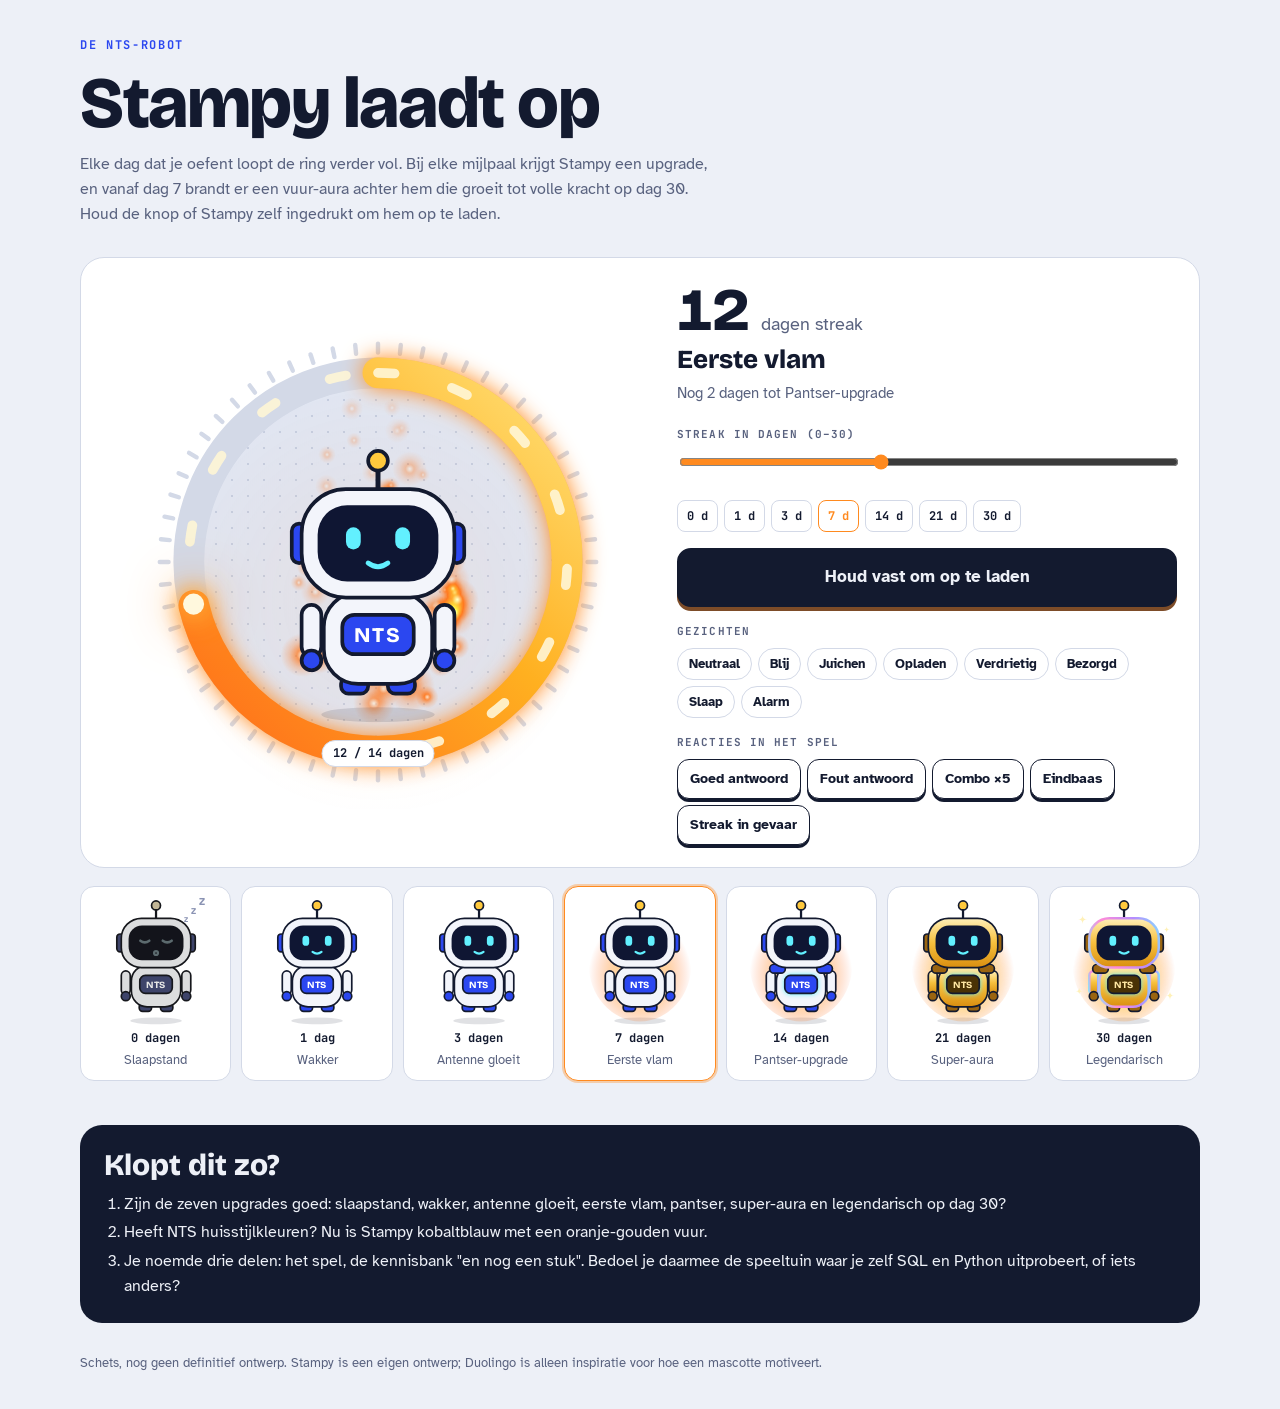
<file: ontwerp/stampy-robot.html>
<!doctype html>
<html lang="nl">
<head>
<meta charset="utf-8">
<meta name="viewport" content="width=device-width, initial-scale=1, viewport-fit=cover">
<style>[hidden]{display:none!important}</style>
<title>NTS Robotschetsen</title>
<link rel="preconnect" href="https://fonts.googleapis.com">
<link rel="preconnect" href="https://fonts.gstatic.com" crossorigin>
<link rel="stylesheet" href="https://fonts.googleapis.com/css2?family=Bricolage+Grotesque:opsz,wght@12..96,600;12..96,800&family=Atkinson+Hyperlegible:wght@400;700&family=JetBrains+Mono:wght@500;700&display=swap">
<style>
/* Layout: one power-up stage. Stampy stands inside a charging ring with a canvas fire aura behind him; controls sit beside him, and the 30-day upgrade ladder runs underneath. */
:root{
  --bg:#EDF0F7; --surface:#FFFFFF; --stage:#E1E6F2; --ink:#131A2F; --muted:#59627F; --line:#D3D9E7;
  --accent:#2B47F0; --on-accent:#FFFFFF; --fire:#FF8A1F; --gold:#E7A51C; --dot:#C6CEE0;
  --f-display:"Bricolage Grotesque","Segoe UI",system-ui,sans-serif;
  --f-body:"Atkinson Hyperlegible","Segoe UI",system-ui,sans-serif;
  --f-mono:"JetBrains Mono",ui-monospace,Consolas,monospace;
}
@media (prefers-color-scheme: dark){:root:not([data-theme="light"]){
  --bg:#0B0F1D; --surface:#141A2C; --stage:#0E1428; --ink:#E7EAF5; --muted:#9BA3C0; --line:#262E4C;
  --accent:#7A8FFF; --on-accent:#0B0F1D; --fire:#FF9A3C; --gold:#FFC94A; --dot:#212946; color-scheme:dark}}
:root[data-theme="dark"]{
  --bg:#0B0F1D; --surface:#141A2C; --stage:#0E1428; --ink:#E7EAF5; --muted:#9BA3C0; --line:#262E4C;
  --accent:#7A8FFF; --on-accent:#0B0F1D; --fire:#FF9A3C; --gold:#FFC94A; --dot:#212946; color-scheme:dark}

*{box-sizing:border-box}
body{background:var(--bg);color:var(--ink);font-family:var(--f-body);font-size:16px;line-height:1.55;margin:0}
button{font:inherit;color:inherit;cursor:pointer}
button:focus-visible,input:focus-visible,svg:focus-visible{outline:3px solid var(--accent);outline-offset:2px}
h1,h2,h3{font-family:var(--f-display);text-wrap:balance;margin:0;line-height:1.08}
.wrap{max-width:1160px;margin:0 auto;padding-inline:20px}
@media (max-width:480px){.wrap{padding-inline:16px}}
.eyebrow{font-family:var(--f-mono);font-size:12px;font-weight:700;letter-spacing:.14em;text-transform:uppercase;color:var(--accent)}
header.top{padding-block:36px 8px;display:grid;gap:10px}
header.top h1{font-size:clamp(40px,7vw,72px);font-weight:800;letter-spacing:-.02em}
header.top p{max-width:64ch;color:var(--muted);margin:0}
section{padding-block:22px}
.lbl{font-family:var(--f-mono);font-size:11px;font-weight:700;letter-spacing:.1em;text-transform:uppercase;color:var(--muted)}

/* power stage */
.grow{display:grid;grid-template-columns:minmax(0,1.1fr) minmax(0,1fr);gap:24px;align-items:center;background:var(--surface);border:1px solid var(--line);border-radius:24px;padding:22px}
@media (max-width:880px){.grow{grid-template-columns:1fr}}
.ringstage{position:relative;width:min(440px,100%);aspect-ratio:1;margin:0 auto;touch-action:none;user-select:none;-webkit-user-select:none}
.ringstage::before{content:"";position:absolute;inset:4%;border-radius:50%;background-color:var(--stage);background-image:radial-gradient(var(--dot) 1.4px,transparent 1.5px);background-size:16px 16px}
.ringstage canvas{position:absolute;inset:-6%;width:112%;height:112%;z-index:1;pointer-events:none}
.ringstage svg.ring{position:absolute;inset:0;width:100%;height:100%;z-index:2;overflow:visible;pointer-events:none}
.ring .track{fill:none;stroke:var(--line);stroke-width:7}
.ring .fill{fill:none;stroke:url(#ringGrad);stroke-width:7;stroke-linecap:round;transition:stroke-dashoffset .8s cubic-bezier(.2,.8,.2,1);filter:drop-shadow(0 0 2.5px var(--fire))}
.ring .flow{fill:none;stroke:#FFF6D6;stroke-width:2.2;stroke-dasharray:1.4 5;stroke-linecap:round;opacity:.9;animation:flow 1.1s linear infinite}
@keyframes flow{to{stroke-dashoffset:-12.8}}
.ring .head{fill:#FFF8DD;filter:drop-shadow(0 0 3px #FFD45A) drop-shadow(0 0 6px var(--fire));transition:cx .8s cubic-bezier(.2,.8,.2,1),cy .8s cubic-bezier(.2,.8,.2,1)}
.ring .tick{stroke:var(--line);stroke-width:1;stroke-linecap:round;transition:stroke .12s}
.ring .tick.on{stroke:#FFD45A;filter:drop-shadow(0 0 1.5px #FFB020)}
.ringstage.full .ring .tick.on{stroke:#FFFFFF}
.ringstage.levelup .ring .fill{animation:lvl .9s ease}
@keyframes lvl{30%{stroke-width:11;filter:drop-shadow(0 0 8px #FFD45A) brightness(1.4)}}
.ringstage .host{position:absolute;left:50%;top:55%;transform:translate(-50%,-50%);width:56%;z-index:3}
.ringstage .bubble{top:-24%}
.pct{position:absolute;left:50%;bottom:3.5%;transform:translateX(-50%);z-index:3;font-family:var(--f-mono);font-size:12px;font-weight:700;background:var(--surface);border:1.5px solid var(--line);border-radius:99px;padding:3px 10px;font-variant-numeric:tabular-nums;white-space:nowrap}
.host svg{display:block;width:100%;height:auto;overflow:visible;cursor:pointer;-webkit-tap-highlight-color:transparent}
.bubble{position:absolute;left:50%;transform:translate(-50%,6px);background:var(--surface);color:var(--ink);border:1.5px solid var(--ink);border-radius:14px;padding:7px 12px;font-size:14px;font-weight:700;line-height:1.3;width:max-content;max-width:min(270px,95%);text-align:center;opacity:0;transition:opacity .2s,transform .2s;pointer-events:none;z-index:4}
.bubble::after{content:"";position:absolute;left:50%;bottom:-8px;width:12px;height:12px;background:var(--surface);border-right:1.5px solid var(--ink);border-bottom:1.5px solid var(--ink);transform:translateX(-50%) rotate(45deg)}
.bubble.on{opacity:1;transform:translate(-50%,0)}

.controls{display:grid;gap:16px;min-width:0}
.streak-read{display:flex;align-items:baseline;gap:12px;flex-wrap:wrap}
.streak-read b{font-family:var(--f-display);font-size:60px;font-weight:800;line-height:1;font-variant-numeric:tabular-nums}
.streak-read span{font-size:18px;color:var(--muted)}
.stage-name{font-family:var(--f-display);font-size:26px;font-weight:800}
.next{color:var(--muted);margin:2px 0 0;font-size:15px}
input[type=range]{width:100%;accent-color:var(--fire);height:28px}
.mile{display:flex;flex-wrap:wrap;gap:6px}
.mile button{font-family:var(--f-mono);font-size:12px;font-weight:700;border:1.5px solid var(--line);background:transparent;border-radius:8px;padding:6px 9px;font-variant-numeric:tabular-nums}
.mile button[aria-pressed="true"]{border-color:var(--fire);color:var(--fire)}
.charge{position:relative;overflow:hidden;border:2px solid var(--ink);background:var(--ink);color:var(--bg);border-radius:14px;padding:14px 18px;font-weight:800;font-size:17px;box-shadow:0 4px 0 color-mix(in srgb,var(--ink) 55%,var(--fire));transition:transform .1s,box-shadow .1s;touch-action:none;user-select:none;-webkit-user-select:none}
.charge i{position:absolute;inset:0;width:0;background:linear-gradient(90deg,var(--fire),#FFD45A);opacity:.9}
.charge span{position:relative}
.charge.holding{transform:translateY(3px);box-shadow:0 1px 0 var(--ink)}
.chips,.react{display:flex;flex-wrap:wrap;gap:6px}
.chip{border:1.5px solid var(--line);background:transparent;border-radius:99px;padding:5px 11px;font-size:13px;font-weight:700;transition:border-color .15s,transform .15s}
.chip:hover{border-color:var(--accent);transform:translateY(-1px)}
.chip[aria-pressed="true"]{background:var(--ink);border-color:var(--ink);color:var(--bg)}
.react button{border:1.5px solid var(--ink);background:var(--surface);border-radius:12px;padding:8px 12px;font-weight:700;font-size:14px;box-shadow:0 3px 0 var(--ink);transition:transform .1s,box-shadow .1s}
.react button:hover{transform:translateY(-1px);box-shadow:0 4px 0 var(--ink)}
.react button:active{transform:translateY(3px);box-shadow:0 0 0 var(--ink)}

.ladder{display:grid;grid-template-columns:repeat(7,minmax(0,1fr));gap:10px;margin-top:18px}
@media (max-width:880px){.ladder{grid-template-columns:repeat(4,minmax(0,1fr))}}
@media (max-width:480px){.ladder{grid-template-columns:repeat(2,minmax(0,1fr))}}
.rung{background:var(--surface);border:1px solid var(--line);border-radius:14px;padding:10px 8px 12px;display:grid;gap:4px;justify-items:center;text-align:center;cursor:pointer;transition:border-color .15s,transform .15s}
.rung:hover{border-color:var(--fire);transform:translateY(-2px)}
.rung[aria-current="true"]{border-color:var(--fire);box-shadow:0 0 0 2px color-mix(in srgb,var(--fire) 35%,transparent)}
.rung .host{width:84%}
.rung b{font-family:var(--f-mono);font-size:12px;font-variant-numeric:tabular-nums}
.rung span{font-size:13px;color:var(--muted);line-height:1.25}
.ask{background:var(--ink);color:var(--bg);border-radius:22px;padding:24px;display:grid;gap:10px}
.ask h2{font-size:clamp(22px,3vw,30px);font-weight:800}
.ask ol{margin:0;padding-left:20px;display:grid;gap:4px}
footer{color:var(--muted);font-size:13px;padding-block:8px 36px}

/* ---------- robot ---------- */
.robot{--shell:#F3F5FB;--accent-r:#2B47F0;--plate:#2B47F0;--nts:#FFFFFF;--screen:#0F1633;--led:#62F0FF;--ol:#131A2F;--bulb:#FFC93D;--rim:none}
.robot[data-expr="alarm"]{--led:#FF5A6A;--screen:#2A0910}
.robot[data-expr="sleep"]{--led:#3F7F92}
.robot[data-expr="power"]{--led:#FFE27A}
.robot .shell{fill:var(--shell)}
.robot .accent{fill:var(--accent-r)}
.robot .plate{fill:var(--plate)}
.robot .screen{fill:var(--screen)}
.robot .bulb{fill:var(--bulb)}
.robot .ol{stroke:var(--ol);stroke-width:3;stroke-linejoin:round}
.robot .ol-line{stroke:var(--ol);stroke-width:4;stroke-linecap:round}
.robot .nts{font-family:var(--f-display);font-weight:800;fill:var(--nts);text-anchor:middle;letter-spacing:1.5px}
.robot .eye{fill:var(--led)}
.robot .eye-line{fill:none;stroke:var(--led);stroke-width:4.5;stroke-linecap:round;stroke-linejoin:round}
.robot .eye-line.thin{stroke-width:3.5}
.robot .mouth-line{fill:none;stroke:var(--led);stroke-width:4;stroke-linecap:round}
.robot .mouth-fill{fill:var(--led)}
.robot .teeth{stroke:var(--screen);stroke-width:1.6}
.robot .shadow{fill:var(--ol);opacity:.13}
.robot .face{transition:transform .18s ease-out}
.robot .blink{transform-box:fill-box;transform-origin:center;animation:blink 5.2s infinite}
@keyframes blink{0%,93%,100%{transform:scaleY(1)}95.5%{transform:scaleY(.12)}}
.robot .bob{transform-origin:100px 210px;animation:idle 3.2s ease-in-out infinite}
@keyframes idle{50%{transform:translateY(-4px)}}
.robot .arm{transform-box:fill-box;transform-origin:50% 8%}
.robot .armor{display:none}
.robot .aura{opacity:0;transform-box:fill-box;transform-origin:50% 100%}
.robot.noaura .aura{display:none}
.robot .zzz,.robot .sparkles{opacity:0}
.robot[data-expr="sleep"] .zzz{opacity:1}
.robot .zzz text{font-family:var(--f-display);font-weight:800;fill:#8A93B3;animation:zrise 3s ease-in-out infinite}
.robot .zzz text:nth-child(2){animation-delay:.5s}.robot .zzz text:nth-child(3){animation-delay:1s}
@keyframes zrise{0%{opacity:0;transform:translate(0,6px)}30%{opacity:1}100%{opacity:0;transform:translate(6px,-10px)}}
.robot.s0 .bob{filter:saturate(.25) brightness(.9)}
.robot.s3 .bulb{animation:glow 2.2s ease-in-out infinite}
@keyframes glow{50%{filter:drop-shadow(0 0 7px var(--bulb)) drop-shadow(0 0 2px var(--bulb))}}
.robot.s7 .aura{opacity:.8;animation:flicker 1.7s ease-in-out infinite}
@keyframes flicker{50%{transform:scale(1.05,1.09);opacity:.6}}
.robot.s14 .armor{display:inline}
.robot.s14 .plate{filter:drop-shadow(0 0 5px var(--led))}
.robot.s21 .aura{filter:saturate(1.3) brightness(1.15)}
.robot.s30 .shell{stroke:var(--rim);stroke-width:4.5}
.robot.s30 .sparkles{opacity:1}
.robot .sparkles path{fill:#FFF1B8;transform-box:fill-box;transform-origin:center;animation:twinkle 1.8s ease-in-out infinite}
.robot .sparkles path:nth-child(2){animation-delay:.45s}.robot .sparkles path:nth-child(3){animation-delay:.9s}.robot .sparkles path:nth-child(4){animation-delay:1.35s}
@keyframes twinkle{0%,100%{transform:scale(.3);opacity:.3}50%{transform:scale(1.1);opacity:1}}
.robot[data-expr="alarm"] .bulb{animation:siren .45s steps(2) infinite}
@keyframes siren{50%{fill:#FF3B4E}}
.robot.anim-hop .bob{animation:hop .55s cubic-bezier(.3,1.6,.5,1) 2}
@keyframes hop{0%,100%{transform:translateY(0)}40%{transform:translateY(-16px)}}
.robot.anim-hop .armL{animation:upL .55s ease-in-out 2}.robot.anim-hop .armR{animation:upR .55s ease-in-out 2}
@keyframes upL{50%{transform:rotate(70deg)}}@keyframes upR{50%{transform:rotate(-70deg)}}
.robot.anim-dance .bob{animation:dance .5s ease-in-out 4}
@keyframes dance{0%,100%{transform:rotate(0)}25%{transform:rotate(-7deg) translateY(-7px)}75%{transform:rotate(7deg) translateY(-7px)}}
.robot.anim-dance .armL{animation:waveL .5s ease-in-out 4}.robot.anim-dance .armR{animation:waveR .5s ease-in-out 4}
@keyframes waveL{0%,100%{transform:rotate(120deg)}50%{transform:rotate(165deg)}}
@keyframes waveR{0%,100%{transform:rotate(-120deg)}50%{transform:rotate(-165deg)}}
.robot.anim-shake .bob,.robot.charging .bob{animation:shake .1s linear 14}
.robot.charging .bob{animation-iteration-count:infinite}
.robot.charging .armL{transform:rotate(28deg)}.robot.charging .armR{transform:rotate(-28deg)}
@keyframes shake{25%{transform:translateX(-2.5px)}75%{transform:translateX(2.5px)}}
.robot.anim-droop .bob{animation:droop 1.1s ease forwards}
@keyframes droop{40%,100%{transform:translateY(5px) rotate(-3deg)}}
.robot.anim-droop .armL{animation:sagL 1.1s ease forwards}.robot.anim-droop .armR{animation:sagR 1.1s ease forwards}
@keyframes sagL{100%{transform:rotate(-8deg)}}@keyframes sagR{100%{transform:rotate(8deg)}}
@media (prefers-reduced-motion:reduce){*,.robot *{animation:none!important;transition:none!important}}
</style>
</head>
<body>

<div class="wrap">
  <header class="top">
    <span class="eyebrow">De NTS-robot</span>
    <h1>Stampy laadt op</h1>
    <p>Elke dag dat je oefent loopt de ring verder vol. Bij elke mijlpaal krijgt Stampy een upgrade, en vanaf dag 7 brandt er een vuur-aura achter hem die groeit tot volle kracht op dag 30. Houd de knop of Stampy zelf ingedrukt om hem op te laden.</p>
  </header>

  <section aria-label="Stampy en zijn streak">
    <div class="grow">
      <div class="ringstage" id="ringstage">
        <canvas id="fire" aria-hidden="true"></canvas>
        <svg class="ring" viewBox="0 0 100 100" aria-hidden="true">
          <defs>
            <linearGradient id="ringGrad" x1="0" y1="0" x2="1" y2="1"><stop offset="0" stop-color="#FF6A1A"/><stop offset=".55" stop-color="#FFB020"/><stop offset="1" stop-color="#FFE27A"/></linearGradient>
            <mask id="fillMask"><circle id="maskArc" cx="50" cy="50" r="43" fill="none" stroke="#fff" stroke-width="9" pathLength="100" stroke-dasharray="100" stroke-dashoffset="100" transform="rotate(-90 50 50)" style="transition:stroke-dashoffset .8s cubic-bezier(.2,.8,.2,1)"/></mask>
          </defs>
          <g id="ticks"></g>
          <circle class="track" cx="50" cy="50" r="43"/>
          <circle class="fill" id="ringFill" cx="50" cy="50" r="43" pathLength="100" stroke-dasharray="100" stroke-dashoffset="100" transform="rotate(-90 50 50)"/>
          <circle class="flow" cx="50" cy="50" r="43" pathLength="100" transform="rotate(-90 50 50)" mask="url(#fillMask)"/>
          <circle class="head" id="ringHead" cx="50" cy="7" r="2.4"/>
        </svg>
        <div class="host" id="bigHost"></div>
        <span class="pct" id="pct">12 / 14 dagen</span>
      </div>
      <div class="controls">
        <div>
          <div class="streak-read"><b id="dayNum">12</b><span id="dayWord">dagen streak</span></div>
          <div class="stage-name" id="stageName">Eerste vlam</div>
          <p class="next" id="nextText">Nog 2 dagen tot Pantser-upgrade</p>
        </div>
        <div><label class="lbl" for="streak">Streak in dagen (0–30)</label><input type="range" id="streak" min="0" max="30" value="12"></div>
        <div class="mile" id="mile" role="group" aria-label="Spring naar mijlpaal"></div>
        <button class="charge" id="charge" type="button"><i id="chargeBar"></i><span id="chargeText">Houd vast om op te laden</span></button>
        <div><div class="lbl" style="margin-bottom:8px">Gezichten</div><div class="chips" id="chips" role="group" aria-label="Gezicht van Stampy"></div></div>
        <div><div class="lbl" style="margin-bottom:8px">Reacties in het spel</div><div class="react" id="react"></div></div>
      </div>
    </div>
    <div class="ladder" id="ladder" aria-label="Alle upgrades binnen 30 dagen"></div>
  </section>

  <section>
    <div class="ask">
      <h2>Klopt dit zo?</h2>
      <ol>
        <li>Zijn de zeven upgrades goed: slaapstand, wakker, antenne gloeit, eerste vlam, pantser, super-aura en legendarisch op dag 30?</li>
        <li>Heeft NTS huisstijlkleuren? Nu is Stampy kobaltblauw met een oranje-gouden vuur.</li>
        <li>Je noemde drie delen: het spel, de kennisbank "en nog een stuk". Bedoel je daarmee de speeltuin waar je zelf SQL en Python uitprobeert, of iets anders?</li>
      </ol>
    </div>
  </section>
  <footer>Schets, nog geen definitief ontwerp. Stampy is een eigen ontwerp; Duolingo is alleen inspiratie voor hoe een mascotte motiveert.</footer>
</div>

<script>
const V={name:"Stampy",colors:{shell:"#F3F5FB",accent:"#2B47F0",plate:"#2B47F0",bulb:"#FFC93D"},geo:{lx:80,rx:120,ey:78,my:98,s:1}};
const BODY=`
<g class="armL arm"><rect class="shell ol" x="38" y="132" width="16" height="42" rx="8"/><circle class="accent ol" cx="46" cy="177" r="8"/></g>
<g class="armR arm"><rect class="shell ol" x="146" y="132" width="16" height="42" rx="8"/><circle class="accent ol" cx="154" cy="177" r="8"/></g>
<rect class="accent ol" x="70" y="190" width="22" height="14" rx="6"/><rect class="accent ol" x="108" y="190" width="22" height="14" rx="6"/>
<rect class="shell ol" x="56" y="122" width="88" height="74" rx="28"/>
<rect class="plate ol" x="71" y="140" width="58" height="32" rx="10"/>
<text class="nts" x="100" y="162" font-size="17">NTS</text>
<rect class="armor accent ol" x="44" y="120" width="28" height="16" rx="8"/><rect class="armor accent ol" x="128" y="120" width="28" height="16" rx="8"/>
<line class="ol-line" x1="100" y1="40" x2="100" y2="21"/><circle class="bulb ol" cx="100" cy="15" r="8"/>
<rect class="accent ol" x="30" y="66" width="12" height="32" rx="6"/><rect class="accent ol" x="158" y="66" width="12" height="32" rx="6"/>
<rect class="shell ol" x="38" y="38" width="124" height="88" rx="36"/>
<rect class="screen" x="51" y="51" width="98" height="62" rx="24"/>
<g class="face"></g>`;
const LINES={
  neutral:["Hoi! Zin in een rondje?","Klaar voor vandaag?"],
  happy:["Goed zo, die zit erin.","Precies goed.","Netjes. Volgende!"],
  cheer:["Vijf op rij! Ik ga dansen.","Combo! Niet te stoppen."],
  sad:["Oei, net niet.","Die was lastig."],
  encourage:["Lees de uitleg even, dan zit hij er zo in.","Fout is goed: nu onthoud je hem beter."],
  worried:["Je streak staat op het spel. Eén rondje?","Nog niet geoefend vandaag… vijf minuutjes?"],
  sleep:["Zzz… begin een streak om me wakker te maken."],
  alarm:["Productie ligt eruit! Pak de pager!"],
  power:["Hnnngh… bijna…","Kracht verzamelen…"],
  poke:["Hé, dat kietelt! Nog een rondje?","Boop! Ik ben er klaar voor.","Houd me vast, dan laad ik op."]
};
const EXPR=[["neutral","Neutraal"],["happy","Blij"],["cheer","Juichen"],["power","Opladen"],["sad","Verdrietig"],["worried","Bezorgd"],["sleep","Slaap"],["alarm","Alarm"]];
const EXPR_ANIM={happy:"hop",cheer:"dance",sad:"droop",alarm:"shake",power:"shake"};
const STAGES=[[0,"Slaapstand"],[1,"Wakker"],[3,"Antenne gloeit"],[7,"Eerste vlam"],[14,"Pantser-upgrade"],[21,"Super-aura"],[30,"Legendarisch"]];
const pick=a=>a[Math.floor(Math.random()*a.length)];
const stageOf=d=>{let s=0;for(const [m] of STAGES)if(d>=m)s=m;return s};
const REDUCED=matchMedia("(prefers-reduced-motion: reduce)").matches;

function star(cx,cy,r){const p=[];for(let i=0;i<10;i++){const a=-Math.PI/2+i*Math.PI/5,rr=i%2?r*.45:r;p.push((cx+Math.cos(a)*rr).toFixed(1)+","+(cy+Math.sin(a)*rr).toFixed(1))}return `<polygon class="eye" points="${p.join(" ")}"/>`}
function face(e,g){
  const {lx,rx,ey,my,s}=g,c=100;
  const pill=(x,h=18,dy=0)=>`<rect class="eye blink" x="${x-6*s}" y="${ey+dy-h*s/2}" width="${12*s}" height="${h*s}" rx="${6*s}"/>`;
  const arc=x=>`<path class="eye-line" d="M${x-8*s} ${ey+3*s} Q${x} ${ey-10*s} ${x+8*s} ${ey+3*s}"/>`;
  const lid=x=>`<path class="eye-line" d="M${x-8*s} ${ey} Q${x} ${ey+6*s} ${x+8*s} ${ey}"/>`;
  const brow=(x1,y1,x2,y2)=>`<path class="eye-line thin" d="M${x1} ${y1} L${x2} ${y2}"/>`;
  const M=d=>`<path class="mouth-line" d="${d}"/>`,MF=d=>`<path class="mouth-fill" d="${d}"/>`;
  switch(e){
    case "happy":return arc(lx)+arc(rx)+MF(`M${c-11} ${my-3} Q${c} ${my+13} ${c+11} ${my-3} Z`);
    case "cheer":return star(lx,ey,10)+star(rx,ey,10)+MF(`M${c-13} ${my-4} Q${c} ${my+16} ${c+13} ${my-4} Z`);
    case "power":return `<rect class="eye" x="${lx-7}" y="${ey-4}" width="14" height="10" rx="5"/><rect class="eye" x="${rx-7}" y="${ey-4}" width="14" height="10" rx="5"/>`+brow(lx-9,ey-14,lx+7,ey-8)+brow(rx-7,ey-8,rx+9,ey-14)+`<rect class="mouth-fill" x="${c-12}" y="${my-4}" width="24" height="10" rx="3"/><line class="teeth" x1="${c-12}" y1="${my+1}" x2="${c+12}" y2="${my+1}"/><line class="teeth" x1="${c-4}" y1="${my-4}" x2="${c-4}" y2="${my+6}"/><line class="teeth" x1="${c+4}" y1="${my-4}" x2="${c+4}" y2="${my+6}"/>`;
    case "sad":return pill(lx,13,3)+pill(rx,13,3)+brow(lx-8,ey-9,lx+7,ey-14)+brow(rx-7,ey-14,rx+8,ey-9)+M(`M${c-8} ${my+5} Q${c} ${my-3} ${c+8} ${my+5}`);
    case "worried":return pill(lx,16,1)+pill(rx,16,1)+brow(lx-8,ey-11,lx+7,ey-15)+brow(rx-7,ey-15,rx+8,ey-11)+M(`M${c-10} ${my+2} q5 -4 10 0 t10 0`);
    case "sleep":return lid(lx)+lid(rx)+`<circle class="mouth-line" cx="${c}" cy="${my+2}" r="3.5"/>`;
    case "alarm":return `<circle class="eye" cx="${lx}" cy="${ey}" r="7"/><circle class="eye" cx="${rx}" cy="${ey}" r="7"/>`+brow(lx-8,ey-15,lx+7,ey-10)+brow(rx-7,ey-10,rx+8,ey-15)+`<rect class="mouth-fill" x="${c-7}" y="${my-3}" width="14" height="10" rx="4"/>`;
    default:return pill(lx)+pill(rx)+M(`M${c-8} ${my} Q${c} ${my+6} ${c+8} ${my}`);
  }
}
const spark=(x,y,r)=>`<path d="M${x} ${y-r} Q${x} ${y} ${x+r} ${y} Q${x} ${y} ${x} ${y+r} Q${x} ${y} ${x-r} ${y} Q${x} ${y} ${x} ${y-r}Z"/>`;

const ROBOTS=[];let uidN=0;
class Robot{
  constructor(host,{days=1,bubble=true,interactive=true,aura=true}={}){
    this.host=host;this.uid="rb"+(++uidN);
    host.innerHTML=(bubble?'<div class="bubble" aria-live="polite"></div>':"")+'<svg class="robot" viewBox="0 0 200 230" role="img" aria-label="Stampy, de NTS-robot"></svg>';
    this.svg=host.querySelector("svg");this.bubble=host.querySelector(".bubble");
    if(!aura)this.svg.classList.add("noaura");
    const u=this.uid;
    this.svg.innerHTML=`<defs>
      <linearGradient id="${u}-gold" x1="0" y1="0" x2="0" y2="1"><stop offset="0" stop-color="#FFEFB8"/><stop offset=".5" stop-color="#F7C03C"/><stop offset="1" stop-color="#D98E10"/></linearGradient>
      <linearGradient id="${u}-holo" x1="0" y1="0" x2="1" y2="1"><stop offset="0" stop-color="#7AF0FF"/><stop offset=".33" stop-color="#B58CFF"/><stop offset=".66" stop-color="#FF8AD8"/><stop offset="1" stop-color="#7AF0FF"/>
        <animateTransform attributeName="gradientTransform" type="rotate" from="0 .5 .5" to="360 .5 .5" dur="4s" repeatCount="indefinite"/></linearGradient>
      <radialGradient id="${u}-flame" cx=".5" cy=".6" r=".5"><stop offset="0" stop-color="#FFE08A" stop-opacity=".95"/><stop offset=".55" stop-color="#FF9A2E" stop-opacity=".55"/><stop offset="1" stop-color="#FF5A1F" stop-opacity="0"/></radialGradient>
    </defs>
    <ellipse class="shadow" cx="100" cy="221" rx="46" ry="6"/>
    <ellipse class="aura" cx="100" cy="118" rx="92" ry="104" fill="url(#${u}-flame)"/>
    <g class="bob">${BODY}</g>
    <g class="zzz"><text x="150" y="44" font-size="13">Z</text><text x="162" y="30" font-size="16">Z</text><text x="176" y="14" font-size="19">Z</text></g>
    <g class="sparkles">${spark(26,40,8)}${spark(176,58,6)}${spark(20,168,6)}${spark(182,176,8)}</g>`;
    this.faceEl=this.svg.querySelector(".face");
    this.setStage(days);
    if(interactive){this.svg.setAttribute("tabindex","0");ROBOTS.push(this)}
  }
  applyColors(){
    const c=V.colors,st=this.svg.style,gold=this.stage>=21;
    st.setProperty("--shell",gold?`url(#${this.uid}-gold)`:c.shell);
    st.setProperty("--accent-r",gold?"#9A6410":c.accent);
    st.setProperty("--plate",gold?"#4A3205":c.plate);
    st.setProperty("--nts",gold?"#FFE7A3":"#FFFFFF");
    st.setProperty("--bulb",c.bulb);
    st.setProperty("--rim",`url(#${this.uid}-holo)`);
  }
  setStage(d){
    const s=stageOf(d);this.stage=s;const cl=this.svg.classList;
    ["s0","s3","s7","s14","s21","s30"].forEach(k=>cl.remove(k));
    if(s===0)cl.add("s0");[3,7,14,21,30].forEach(m=>{if(s>=m)cl.add("s"+m)});
    this.applyColors();this.rest();
  }
  setExpr(e){this.expr=e;this.svg.dataset.expr=e;this.faceEl.innerHTML=face(e,V.geo)}
  rest(){this.setExpr(this.stage===0?"sleep":"neutral")}
  anim(a){const cl=this.svg.classList;["anim-hop","anim-dance","anim-shake","anim-droop"].forEach(k=>cl.remove(k));if(!a)return;
    void this.svg.getBoundingClientRect();cl.add("anim-"+a);clearTimeout(this.at);this.at=setTimeout(()=>cl.remove("anim-"+a),2400)}
  say(t){if(!this.bubble)return;this.bubble.textContent=t;this.bubble.classList.add("on");clearTimeout(this.bt);this.bt=setTimeout(()=>this.bubble.classList.remove("on"),2600)}
  show(e){clearTimeout(this.t);this.setExpr(e);this.anim(EXPR_ANIM[e]);this.say(pick(LINES[e]))}
  react(kind){
    clearTimeout(this.t);
    if(kind==="poke"&&this.stage===0){this.anim("hop");this.say(pick(LINES.sleep));return}
    const map={correct:["happy","hop",LINES.happy],wrong:["sad","droop",LINES.sad],combo:["cheer","dance",LINES.cheer],boss:["alarm","shake",LINES.alarm],risk:["worried",null,LINES.worried],poke:[Math.random()<.5?"happy":"cheer","hop",LINES.poke]};
    const [e,a,lines]=map[kind];this.setExpr(e);this.anim(a);this.say(pick(lines));
    this.t=setTimeout(()=>{if(kind==="wrong"){this.setExpr("worried");this.say(pick(LINES.encourage));this.t=setTimeout(()=>this.rest(),2600)}else this.rest()},kind==="boss"?3200:2300);
  }
}

/* eyes follow the pointer */
let raf=0,px=0,py=0;
addEventListener("pointermove",e=>{px=e.clientX;py=e.clientY;if(!raf)raf=requestAnimationFrame(()=>{raf=0;
  for(const r of ROBOTS){if(r.expr==="sleep"){r.faceEl.style.transform="";continue}
    const b=r.svg.getBoundingClientRect();
    const dx=Math.max(-5,Math.min(5,(px-(b.left+b.width/2))/b.width*9)),dy=Math.max(-4,Math.min(4,(py-(b.top+b.height*.35))/b.height*8));
    r.faceEl.style.transform=`translate(${dx.toFixed(1)}px,${dy.toFixed(1)}px)`}})},{passive:true});

/* ---------- main stage ---------- */
const stageEl=document.getElementById("ringstage");
const big=new Robot(document.getElementById("bigHost"),{days:12,aura:false});
const slider=document.getElementById("streak");
const ringFill=document.getElementById("ringFill"),maskArc=document.getElementById("maskArc"),ringHead=document.getElementById("ringHead");
const ticksG=document.getElementById("ticks");const TICKS=60;
ticksG.innerHTML=Array.from({length:TICKS},(_,i)=>{const a=i/TICKS*Math.PI*2-Math.PI/2;const c=Math.cos(a),s=Math.sin(a);
  return `<line class="tick" x1="${(50+c*47.6).toFixed(2)}" y1="${(50+s*47.6).toFixed(2)}" x2="${(50+c*49.6).toFixed(2)}" y2="${(50+s*49.6).toFixed(2)}"/>`}).join("");
const tickEls=[...ticksG.children];

const mile=document.getElementById("mile");
mile.innerHTML=STAGES.map(([m])=>`<button type="button" data-d="${m}">${m} d</button>`).join("");
mile.addEventListener("click",e=>{const b=e.target.closest("[data-d]");if(!b)return;slider.value=b.dataset.d;update(true)});

let lastStage=stageOf(+slider.value);
function update(fromUser){
  const d=+slider.value,s=stageOf(d);
  document.getElementById("dayNum").textContent=d;
  document.getElementById("dayWord").textContent=d===1?"dag streak":"dagen streak";
  document.getElementById("stageName").textContent=STAGES.find(x=>x[0]===s)[1];
  const idx=STAGES.findIndex(x=>x[0]===s),nxt=STAGES[idx+1];
  let pct=1;
  if(nxt){const left=nxt[0]-d;document.getElementById("nextText").textContent=`Nog ${left} ${left===1?"dag":"dagen"} tot ${nxt[1]}`;pct=(d-s)/(nxt[0]-s);
    document.getElementById("pct").textContent=`${d} / ${nxt[0]} dagen`}
  else{document.getElementById("nextText").textContent="Volle kracht. Houd de streak vast.";document.getElementById("pct").textContent="30 / 30 · max"}
  const off=(100-pct*100).toFixed(1);ringFill.setAttribute("stroke-dashoffset",off);maskArc.setAttribute("stroke-dashoffset",off);
  const a=pct*Math.PI*2-Math.PI/2;ringHead.setAttribute("cx",(50+Math.cos(a)*43).toFixed(2));ringHead.setAttribute("cy",(50+Math.sin(a)*43).toFixed(2));
  ringHead.style.opacity=pct>0.001?1:0;
  mile.querySelectorAll("button").forEach(b=>b.setAttribute("aria-pressed",+b.dataset.d===s));
  ladder.querySelectorAll(".rung").forEach(r=>r.setAttribute("aria-current",+r.dataset.d===s));
  if(big.stage!==s){
    const up=s>lastStage;big.setStage(d);
    if(fromUser&&up){big.anim("hop");big.say(`${STAGES[idx][1]} ontgrendeld!`);stageEl.classList.remove("levelup");void stageEl.offsetWidth;stageEl.classList.add("levelup");Fire.burst(.7)}
  }
  lastStage=s;Fire.setStage(s);
}
slider.addEventListener("input",()=>update(true));

/* faces + reactions */
const chips=document.getElementById("chips");
chips.innerHTML=EXPR.map(([e,l])=>`<button class="chip" type="button" data-e="${e}" aria-pressed="false">${l}</button>`).join("");
chips.addEventListener("click",ev=>{const b=ev.target.closest("[data-e]");if(!b)return;chips.querySelectorAll(".chip").forEach(c=>c.setAttribute("aria-pressed",c===b));big.show(b.dataset.e)});
const react=document.getElementById("react");
react.innerHTML=[["correct","Goed antwoord"],["wrong","Fout antwoord"],["combo","Combo ×5"],["boss","Eindbaas"],["risk","Streak in gevaar"]].map(([k,l])=>`<button type="button" data-k="${k}">${l}</button>`).join("");
react.addEventListener("click",e=>{const b=e.target.closest("[data-k]");if(b)big.react(b.dataset.k)});

/* ladder */
const ladder=document.getElementById("ladder");
ladder.innerHTML=STAGES.map(([m,l])=>`<div class="rung" data-d="${m}" role="button" tabindex="0"><div class="host"></div><b>${m} ${m===1?"dag":"dagen"}</b><span>${l}</span></div>`).join("");
ladder.querySelectorAll(".rung").forEach((r,i)=>{new Robot(r.querySelector(".host"),{days:STAGES[i][0],bubble:false,interactive:false});
  const go=()=>{slider.value=r.dataset.d;update(true);stageEl.scrollIntoView({behavior:REDUCED?"auto":"smooth",block:"center"})};
  r.addEventListener("click",go);r.addEventListener("keydown",e=>{if(e.key==="Enter"||e.key===" "){e.preventDefault();go()}})});

/* ---------- fire aura (canvas particles) ---------- */
const Fire=(()=>{
  const cv=document.getElementById("fire"),ctx=cv.getContext("2d");
  let W=0,H=0,dpr=1,k=1,body={x:0,y:0,rx:0,ry:0},parts=[],bolts=[],stage=0,charge=0,visible=true,acc=0,boltT=0,last=0,running=false;
  const BASE={0:0,1:0,3:0,7:.35,14:.6,21:.92,30:1.2};
  function sprite(r,g,b){const c=document.createElement("canvas");c.width=c.height=64;const x=c.getContext("2d");const gr=x.createRadialGradient(32,32,0,32,32,32);
    gr.addColorStop(0,"rgba(255,255,240,1)");gr.addColorStop(.25,`rgba(${r},${g},${b},.9)`);gr.addColorStop(.6,`rgba(${r},${g},${b},.35)`);gr.addColorStop(1,`rgba(${r},${g},${b},0)`);x.fillStyle=gr;x.fillRect(0,0,64,64);return c}
  const SPR={orange:sprite(255,120,30),gold:sprite(255,200,60),blue:sprite(110,200,255)};
  function measure(){const r=cv.getBoundingClientRect();dpr=Math.min(2,devicePixelRatio||1);W=r.width;H=r.height;cv.width=W*dpr;cv.height=H*dpr;ctx.setTransform(dpr,0,0,dpr,0,0);
    const h=big.svg.getBoundingClientRect();const ox=h.left-r.left,oy=h.top-r.top;k=h.width/200;
    body={x:ox+100*k,y:oy+128*k,rx:66*k,ry:92*k}}
  function intensity(){return (BASE[stage]||0)+charge*1.1}
  function emit(n){const I=intensity();const gold=stage>=21||charge>.7;
    for(let i=0;i<n;i++){const th=Math.random()*Math.PI*2;const ex=Math.cos(th),ey=Math.sin(th);
      const x=body.x+ex*body.rx*(.85+Math.random()*.2),y=body.y+ey*body.ry*(.8+Math.random()*.25)+12*k;
      const blue=stage>=30&&Math.random()<.18;
      parts.push({x,y,vx:ex*14*k+(Math.random()-.5)*16*k,vy:-(70+Math.random()*90)*k*(.8+I*.45),age:0,life:.45+Math.random()*.6*(.7+I*.4),
        size:(10+Math.random()*14)*k*(.75+I*.5),spr:blue?SPR.blue:gold?SPR.gold:SPR.orange})}}
  function burst(power){if(REDUCED)return;for(let i=0;i<Math.round(140*power);i++){const a=Math.random()*Math.PI*2,sp=(160+Math.random()*260)*k*power;
    parts.push({x:body.x,y:body.y,vx:Math.cos(a)*sp,vy:Math.sin(a)*sp-40*k,age:0,life:.5+Math.random()*.35,size:(8+Math.random()*10)*k,spr:Math.random()<.3?SPR.blue:SPR.gold,burst:1})}
    ensure()}
  function bolt(){const th=-Math.PI*(.15+Math.random()*.7)+(Math.random()<.5?0:Math.PI*0);const sx=body.x+Math.cos(th)*body.rx*.9,sy=body.y+Math.sin(th)*body.ry*.9;
    const pts=[[sx,sy]];let x=sx,y=sy;const dir=Math.atan2(sy-body.y,sx-body.x);
    for(let i=0;i<6;i++){x+=Math.cos(dir+(Math.random()-.5)*1.6)*12*k;y+=Math.sin(dir+(Math.random()-.5)*1.6)*12*k-4*k;pts.push([x,y])}
    bolts.push({pts,t:.12})}
  function frame(t){
    const dt=Math.min(.05,(t-(last||t))/1000);last=t;
    if(!visible){running=false;return}
    const I=intensity();
    acc+=dt*260*I;const n=Math.floor(acc);acc-=n;if(n>0)emit(Math.min(n,14));
    if(stage>=30||charge>=1){boltT-=dt;if(boltT<=0){bolt();boltT=.18+Math.random()*.35}}
    ctx.clearRect(0,0,W,H);
    if(I>0){const g=ctx.createRadialGradient(body.x,body.y,body.rx*.4,body.x,body.y,body.ry*1.9);
      const col=stage>=21||charge>.7?"255,200,70":"255,130,40";
      g.addColorStop(0,`rgba(${col},${Math.min(.45,.18*I)})`);g.addColorStop(1,`rgba(${col},0)`);ctx.fillStyle=g;ctx.fillRect(0,0,W,H)}
    ctx.globalCompositeOperation="lighter";
    for(let i=parts.length-1;i>=0;i--){const p=parts[i];p.age+=dt;if(p.age>=p.life){parts.splice(i,1);continue}
      if(!p.burst){p.vy-=55*k*dt;p.vx+=(body.x-p.x)*1.6*dt}else{p.vx*=.96;p.vy*=.96}
      p.x+=p.vx*dt;p.y+=p.vy*dt;const r=p.age/p.life;const sz=p.size*(1-r*.65);
      ctx.globalAlpha=(1-r)*(p.burst?1:.85);ctx.drawImage(p.spr,p.x-sz,p.y-sz,sz*2,sz*2)}
    ctx.globalAlpha=1;
    for(let i=bolts.length-1;i>=0;i--){const b=bolts[i];b.t-=dt;if(b.t<=0){bolts.splice(i,1);continue}
      ctx.strokeStyle="rgba(190,235,255,.95)";ctx.lineWidth=2.2*k;ctx.shadowColor="#7FD8FF";ctx.shadowBlur=12;ctx.beginPath();b.pts.forEach(([x,y],j)=>j?ctx.lineTo(x,y):ctx.moveTo(x,y));ctx.stroke();ctx.shadowBlur=0}
    ctx.globalCompositeOperation="source-over";
    if(parts.length||bolts.length||intensity()>0)requestAnimationFrame(frame);else{running=false;ctx.clearRect(0,0,W,H)}
  }
  function ensure(){if(!running&&visible&&!REDUCED){running=true;last=0;requestAnimationFrame(frame)}}
  function staticGlow(){ctx.clearRect(0,0,W,H);const I=intensity();if(I<=0)return;const g=ctx.createRadialGradient(body.x,body.y,body.rx*.3,body.x,body.y,body.ry*1.9);
    g.addColorStop(0,`rgba(255,180,60,${Math.min(.5,.25*I)})`);g.addColorStop(1,"rgba(255,180,60,0)");ctx.fillStyle=g;ctx.fillRect(0,0,W,H)}
  new ResizeObserver(()=>{measure();REDUCED&&staticGlow()}).observe(stageEl);
  new IntersectionObserver(es=>{visible=es[0].isIntersecting;if(visible)ensure()}).observe(stageEl);
  document.addEventListener("visibilitychange",()=>{visible=!document.hidden;if(visible)ensure()});
  measure();
  return{setStage(s){stage=s;REDUCED?staticGlow():ensure()},setCharge(c){charge=c;REDUCED?staticGlow():ensure()},burst};
})();

/* ---------- hold to charge ---------- */
const btn=document.getElementById("charge"),bar=document.getElementById("chargeBar"),btxt=document.getElementById("chargeText");
let holding=false,charge=0,full=false,cRaf=0,cLast=0;
function startHold(){if(holding)return;holding=true;btn.classList.add("holding");big.svg.classList.add("charging");clearTimeout(big.t);big.setExpr("power");big.say(pick(LINES.power));loop()}
function endHold(){if(!holding)return;holding=false;btn.classList.remove("holding");big.svg.classList.remove("charging");
  if(full){Fire.burst(1.2);stageEl.classList.remove("levelup");void stageEl.offsetWidth;stageEl.classList.add("levelup");big.setExpr("cheer");big.anim("dance");big.say("POWER-UP! Volle kracht!");big.t=setTimeout(()=>big.rest(),2400)}
  else{big.rest()}
  full=false;loop()}
function loop(){if(cRaf)return;cLast=0;const step=t=>{const dt=Math.min(.05,(t-(cLast||t))/1000);cLast=t;
  charge=holding?Math.min(1,charge+dt/1.6):Math.max(0,charge-dt/.7);
  if(holding&&charge>=1&&!full){full=true;stageEl.classList.add("full");btxt.textContent="Loslaten!";big.say("Volle kracht… loslaten!")}
  if(!holding)stageEl.classList.remove("full");
  if(!holding&&charge<=0)btxt.textContent="Houd vast om op te laden";else if(holding&&!full)btxt.textContent=`Opladen… ${Math.round(charge*100)}%`;
  bar.style.width=(charge*100)+"%";const on=Math.round(charge*TICKS);tickEls.forEach((el,i)=>el.classList.toggle("on",i<on));
  Fire.setCharge(charge);
  if(holding||charge>0)cRaf=requestAnimationFrame(step);else cRaf=0};cRaf=requestAnimationFrame(step)}
[btn,stageEl].forEach(el=>{el.addEventListener("pointerdown",e=>{e.preventDefault();el.setPointerCapture?.(e.pointerId);startHold()});
  el.addEventListener("pointerup",endHold);el.addEventListener("pointercancel",endHold);el.addEventListener("lostpointercapture",endHold)});
btn.addEventListener("keydown",e=>{if((e.key===" "||e.key==="Enter")){e.preventDefault();startHold()}});
btn.addEventListener("keyup",e=>{if(e.key===" "||e.key==="Enter"){e.preventDefault();endHold()}});
btn.addEventListener("blur",endHold);
big.svg.addEventListener("keydown",e=>{if(e.key==="Enter")big.react("poke")});
let downAt=0;stageEl.addEventListener("pointerdown",()=>downAt=performance.now());
stageEl.addEventListener("pointerup",()=>{if(performance.now()-downAt<220){big.react("poke")}});

update(false);
</script>
</body>
</html>
</file>
